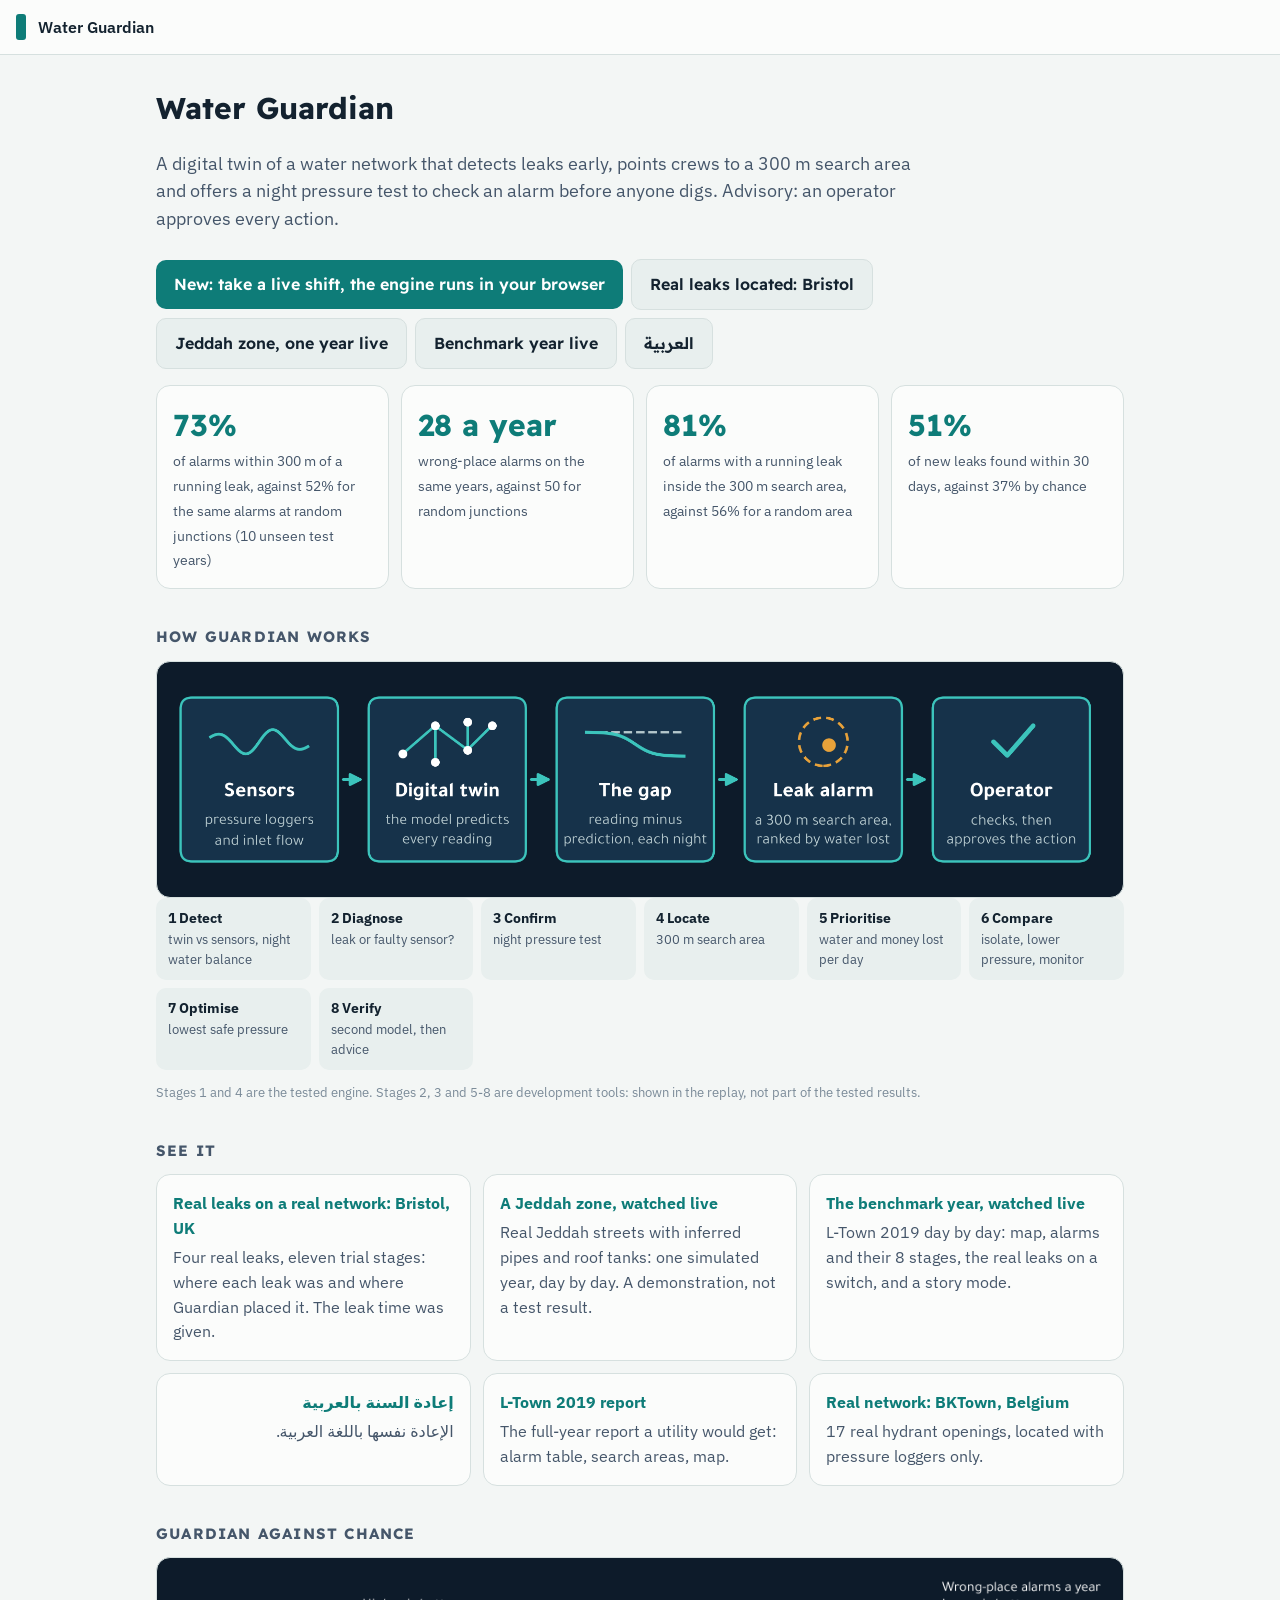
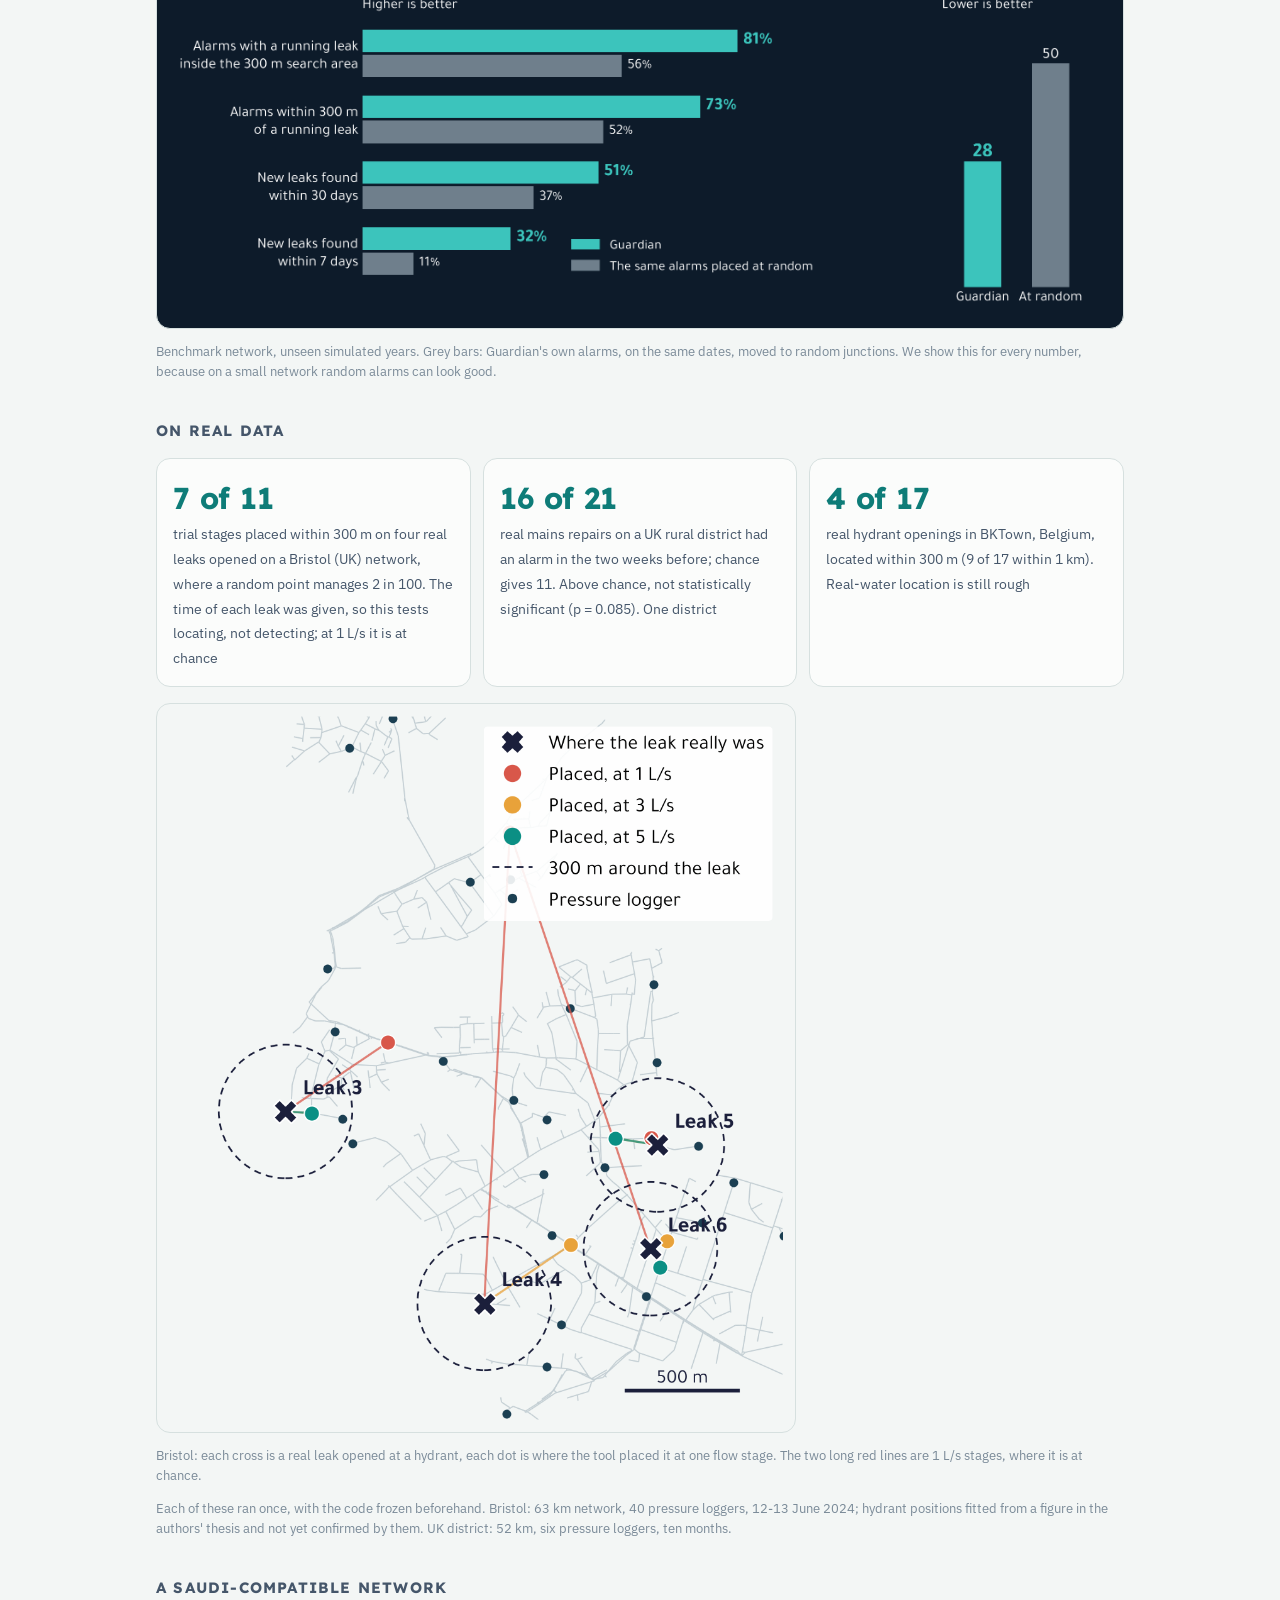
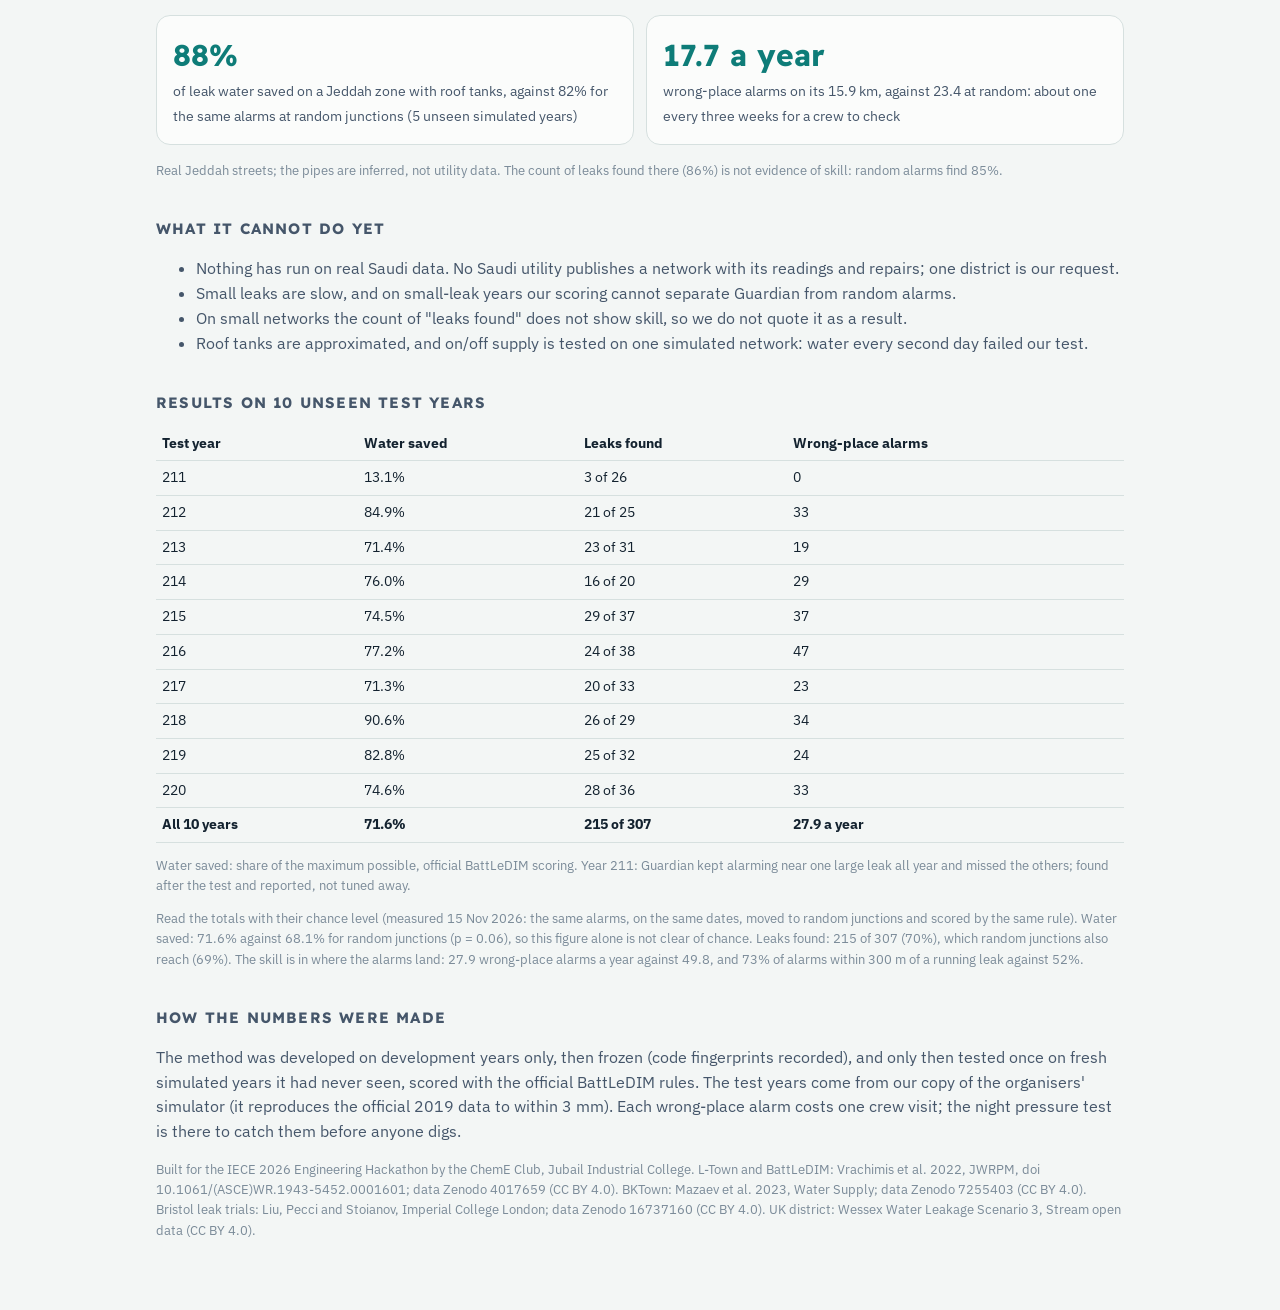
<file: index.html>
<!doctype html><html lang="en"><head><meta charset="utf-8"><meta name="viewport" content="width=device-width,initial-scale=1"><title>Water Guardian</title><link rel="preconnect" href="https://fonts.googleapis.com"><link href="https://fonts.googleapis.com/css2?family=IBM+Plex+Sans:wght@400;500;600;700&family=Readex+Pro:wght@500;600;700&display=swap" rel="stylesheet"><style>:root{--bg:#F3F6F5;--panel:#FBFCFB;--ink:#13222F;--ink2:#45566A;--muted:#7A8A98;--line:#D6E0DF;--accent:#0E7C78;--card:#E8EFEE;--onaccent:#FFFFFF;--hit:#0E8A5F;--miss:#E07A1F}
@media (prefers-color-scheme: dark){:root:not([data-theme="light"]){--bg:#0D1B2A;--panel:#13263A;--ink:#EEF4F3;--ink2:#B4C7CC;--muted:#7F96A3;--line:#2A4862;--accent:#3CC4BC;--card:#1A3149;--onaccent:#0D1B2A;--hit:#3CC48A;--miss:#F0A040}}
:root[data-theme="dark"]{--bg:#0D1B2A;--panel:#13263A;--ink:#EEF4F3;--ink2:#B4C7CC;--muted:#7F96A3;--line:#2A4862;--accent:#3CC4BC;--card:#1A3149;--onaccent:#0D1B2A;--hit:#3CC48A;--miss:#F0A040}
*{box-sizing:border-box} body{margin:0;background:var(--bg);color:var(--ink);font-family:"IBM Plex Sans",system-ui,"Segoe UI",sans-serif;line-height:1.55;font-variant-numeric:tabular-nums}
h1,h2,.big,.card b,.btn{font-family:"Readex Pro","IBM Plex Sans",system-ui,sans-serif}
.bar{display:flex;align-items:center;gap:12px;padding:14px 16px;background:var(--panel);border-bottom:1px solid var(--line)} .bar a{color:var(--ink);text-decoration:none;font-weight:600}
.brand{width:10px;height:26px;border-radius:3px;background:var(--accent);display:inline-block}
main{max-width:1000px;margin:0 auto;padding:20px 16px 56px} h1{font-size:30px;margin:10px 0 6px} h2{font-size:15px;letter-spacing:1.2px;text-transform:uppercase;color:var(--ink2);margin:36px 0 12px}
p,li{color:var(--ink2)} a{color:var(--accent)} .lead{font-size:18px;color:var(--ink2);max-width:760px}
.btn{display:inline-block;background:var(--accent);color:var(--onaccent);padding:12px 18px;border-radius:10px;font-weight:600;text-decoration:none;margin:8px 8px 0 0} .btn.ghost{background:var(--card);color:var(--ink);border:1px solid var(--line)}
.cards{display:grid;grid-template-columns:repeat(auto-fit,minmax(210px,1fr));gap:12px;margin:16px 0}
.card{background:var(--panel);border:1px solid var(--line);border-radius:14px;padding:16px} .card b{display:block;font-size:30px;color:var(--accent)} .card span{font-size:14px;color:var(--ink2)}
.stages{display:grid;grid-template-columns:repeat(auto-fit,minmax(150px,1fr));gap:8px} .st{background:var(--card);border-radius:10px;padding:10px 12px;font-size:13px;color:var(--ink2)} .st b{display:block;color:var(--ink);font-size:14px}
.links{display:grid;grid-template-columns:repeat(auto-fit,minmax(260px,1fr));gap:12px} .links a{display:block;background:var(--panel);border:1px solid var(--line);border-radius:14px;padding:16px;text-decoration:none;color:var(--ink2)} .links a b{display:block;color:var(--accent);font-size:16px;margin-bottom:4px}
img{max-width:100%;height:auto;border-radius:10px;background:#fff;border:1px solid var(--line)} table{border-collapse:collapse;width:100%;font-size:14px}
.figd{background:#0D1B2A;border-radius:14px;padding:14px;border:1px solid var(--line)} .figd img,.figl img{border:0;background:none;display:block;margin:0 auto} .figl{background:#F3F6F5;border-radius:14px;padding:10px;max-width:640px;border:1px solid var(--line)}
td,th{border-bottom:1px solid var(--line);padding:6px;text-align:left} .wrap{overflow-x:auto} .small{font-size:13px;color:var(--muted)}</style></head><body><div class="bar"><span class="brand"></span><a href="index.html">Water Guardian</a></div><main><h1>Water Guardian</h1>
<p class="lead">A digital twin of a water network that detects leaks early, points crews to a 300 m search area and offers a
night pressure test to check an alarm before anyone digs. Advisory: an operator approves every action.</p>
<a class="btn" href="app/">New: take a live shift, the engine runs in your browser</a><a class="btn ghost" href="bristol.html">Real leaks located: Bristol</a><a class="btn ghost" href="replay_jeddah.html">Jeddah zone, one year live</a><a class="btn ghost" href="replay.html">Benchmark year live</a><a class="btn ghost" href="replay_ar.html" lang="ar">العربية</a>
<div class="cards"><div class="card"><b>73%</b><span>of alarms within 300 m of a running leak, against 52% for the same alarms at random junctions (10 unseen test years)</span></div>
<div class="card"><b>28 a year</b><span>wrong-place alarms on the same years, against 50 for random junctions</span></div>
<div class="card"><b>81%</b><span>of alarms with a running leak inside the 300 m search area, against 56% for a random area</span></div>
<div class="card"><b>51%</b><span>of new leaks found within 30 days, against 37% by chance</span></div></div>
<h2>How Guardian works</h2>
<div class="figd"><img src="figures/sub_pipeline_dark.png" alt="Sensors, digital twin, the gap, leak alarm, operator"></div>
<div class="stages"><div class="st"><b>1 Detect</b>twin vs sensors, night water balance</div><div class="st"><b>2 Diagnose</b>leak or faulty sensor?</div>
<div class="st"><b>3 Confirm</b>night pressure test</div><div class="st"><b>4 Locate</b>300 m search area</div><div class="st"><b>5 Prioritise</b>water and money lost per day</div>
<div class="st"><b>6 Compare</b>isolate, lower pressure, monitor</div><div class="st"><b>7 Optimise</b>lowest safe pressure</div><div class="st"><b>8 Verify</b>second model, then advice</div></div>
<p class="small">Stages 1 and 4 are the tested engine. Stages 2, 3 and 5-8 are development tools: shown in the replay, not part of the tested results.</p>
<h2>See it</h2><div class="links">
<a href="bristol.html"><b>Real leaks on a real network: Bristol, UK</b>Four real leaks, eleven trial stages: where each leak was and where Guardian placed it. The leak time was given.</a>
<a href="replay_jeddah.html"><b>A Jeddah zone, watched live</b>Real Jeddah streets with inferred pipes and roof tanks: one simulated year, day by day. A demonstration, not a test result.</a>
<a href="replay.html"><b>The benchmark year, watched live</b>L-Town 2019 day by day: map, alarms and their 8 stages, the real leaks on a switch, and a story mode.</a>
<a href="replay_ar.html" lang="ar" dir="rtl"><b>إعادة السنة بالعربية</b>الإعادة نفسها باللغة العربية.</a>
<a href="ltown_2019.html"><b>L-Town 2019 report</b>The full-year report a utility would get: alarm table, search areas, map.</a>
<a href="bktown.html"><b>Real network: BKTown, Belgium</b>17 real hydrant openings, located with pressure loggers only.</a></div>
<h2>Guardian against chance</h2>
<div class="figd"><img src="figures/sub_against_random_dark.png" alt="Guardian beside the same alarms placed at random"></div>
<p class="small">Benchmark network, unseen simulated years. Grey bars: Guardian's own alarms, on the same dates, moved to random junctions. We show this for every number, because on a small network random alarms can look good.</p>
<h2>On real data</h2>
<div class="cards"><div class="card"><b>7 of 11</b><span>trial stages placed within 300 m on four real leaks opened on a Bristol (UK) network, where a random point manages 2 in 100. The time of each leak was given, so this tests locating, not detecting; at 1 L/s it is at chance</span></div>
<div class="card"><b>16 of 21</b><span>real mains repairs on a UK rural district had an alarm in the two weeks before; chance gives 11. Above chance, not statistically significant (p = 0.085). One district</span></div>
<div class="card"><b>4 of 17</b><span>real hydrant openings in BKTown, Belgium, located within 300 m (9 of 17 within 1 km). Real-water location is still rough</span></div></div>
<div class="figl"><img src="figures/sub_bristol_map.png" alt="Bristol: where each leak was and where it was placed"></div>
<p class="small">Bristol: each cross is a real leak opened at a hydrant, each dot is where the tool placed it at one flow stage. The two long red lines are 1 L/s stages, where it is at chance.</p>
<p class="small">Each of these ran once, with the code frozen beforehand. Bristol: 63 km network, 40 pressure loggers, 12-13 June 2024; hydrant
positions fitted from a figure in the authors' thesis and not yet confirmed by them. UK district: 52 km, six pressure loggers, ten months.</p>
<h2>A Saudi-compatible network</h2>
<div class="cards"><div class="card"><b>88%</b><span>of leak water saved on a Jeddah zone with roof tanks, against 82% for the same alarms at random junctions (5 unseen simulated years)</span></div>
<div class="card"><b>17.7 a year</b><span>wrong-place alarms on its 15.9 km, against 23.4 at random: about one every three weeks for a crew to check</span></div></div>
<p class="small">Real Jeddah streets; the pipes are inferred, not utility data. The count of leaks found there (86%) is not evidence of skill:
random alarms find 85%.</p>
<h2>What it cannot do yet</h2>
<ul><li>Nothing has run on real Saudi data. No Saudi utility publishes a network with its readings and repairs; one district is our request.</li>
<li>Small leaks are slow, and on small-leak years our scoring cannot separate Guardian from random alarms.</li>
<li>On small networks the count of "leaks found" does not show skill, so we do not quote it as a result.</li>
<li>Roof tanks are approximated, and on/off supply is tested on one simulated network: water every second day failed our test.</li></ul>
<h2>Results on 10 unseen test years</h2>
<div class="wrap"><table><tr><th>Test year</th><th>Water saved</th><th>Leaks found</th><th>Wrong-place alarms</th></tr><tr><td>211</td><td>13.1%</td><td>3 of 26</td><td>0</td></tr><tr><td>212</td><td>84.9%</td><td>21 of 25</td><td>33</td></tr><tr><td>213</td><td>71.4%</td><td>23 of 31</td><td>19</td></tr><tr><td>214</td><td>76.0%</td><td>16 of 20</td><td>29</td></tr><tr><td>215</td><td>74.5%</td><td>29 of 37</td><td>37</td></tr><tr><td>216</td><td>77.2%</td><td>24 of 38</td><td>47</td></tr><tr><td>217</td><td>71.3%</td><td>20 of 33</td><td>23</td></tr><tr><td>218</td><td>90.6%</td><td>26 of 29</td><td>34</td></tr><tr><td>219</td><td>82.8%</td><td>25 of 32</td><td>24</td></tr><tr><td>220</td><td>74.6%</td><td>28 of 36</td><td>33</td></tr><tr><td><b>All 10 years</b></td><td><b>71.6%</b></td><td><b>215 of 307</b></td><td><b>27.9 a year</b></td></tr></table></div>
<p class="small">Water saved: share of the maximum possible, official BattLeDIM scoring. Year 211: Guardian kept alarming near one
large leak all year and missed the others; found after the test and reported, not tuned away.</p>
<p class="small">Read the totals with their chance level (measured 15 Nov 2026: the same alarms, on the same dates, moved to random
junctions and scored by the same rule). Water saved: 71.6% against 68.1% for random junctions (p = 0.06), so this figure alone is not
clear of chance. Leaks found: 215 of 307 (70%), which random junctions also reach (69%). The skill is in where the alarms land:
27.9 wrong-place alarms a year against 49.8, and 73% of alarms within 300 m of a running leak against 52%.</p>
<h2>How the numbers were made</h2>
<p>The method was developed on development years only, then frozen (code fingerprints recorded), and only then tested once on fresh
simulated years it had never seen, scored with the official BattLeDIM rules. The test years come from our copy of the organisers'
simulator (it reproduces the official 2019 data to within 3 mm). Each wrong-place alarm costs one crew visit; the night pressure
test is there to catch them before anyone digs.</p>
<p class="small">Built for the IECE 2026 Engineering Hackathon by the ChemE Club, Jubail Industrial College.
L-Town and BattLeDIM: Vrachimis et al. 2022, JWRPM, doi 10.1061/(ASCE)WR.1943-5452.0001601; data Zenodo 4017659 (CC BY 4.0).
BKTown: Mazaev et al. 2023, Water Supply; data Zenodo 7255403 (CC BY 4.0).
Bristol leak trials: Liu, Pecci and Stoianov, Imperial College London; data Zenodo 16737160 (CC BY 4.0).
UK district: Wessex Water Leakage Scenario 3, Stream open data (CC BY 4.0).</p></main></body></html>
</file>
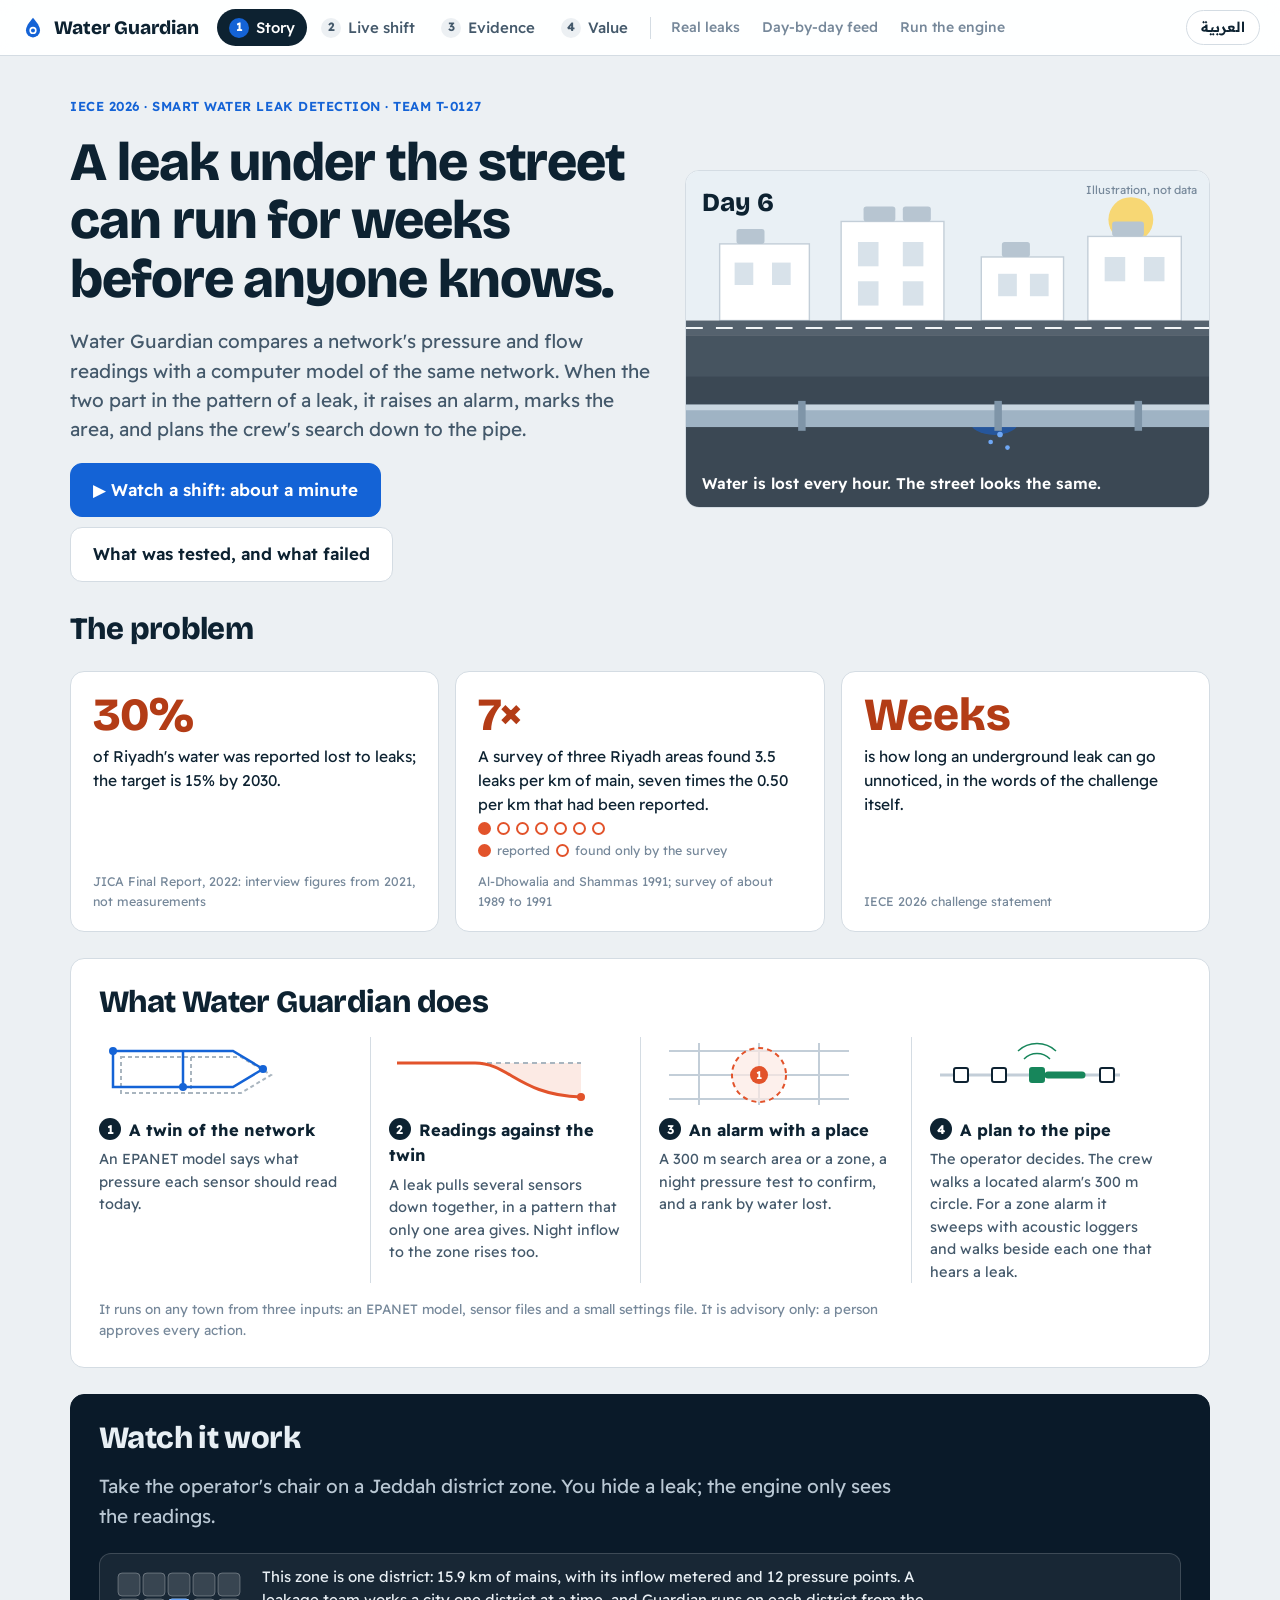
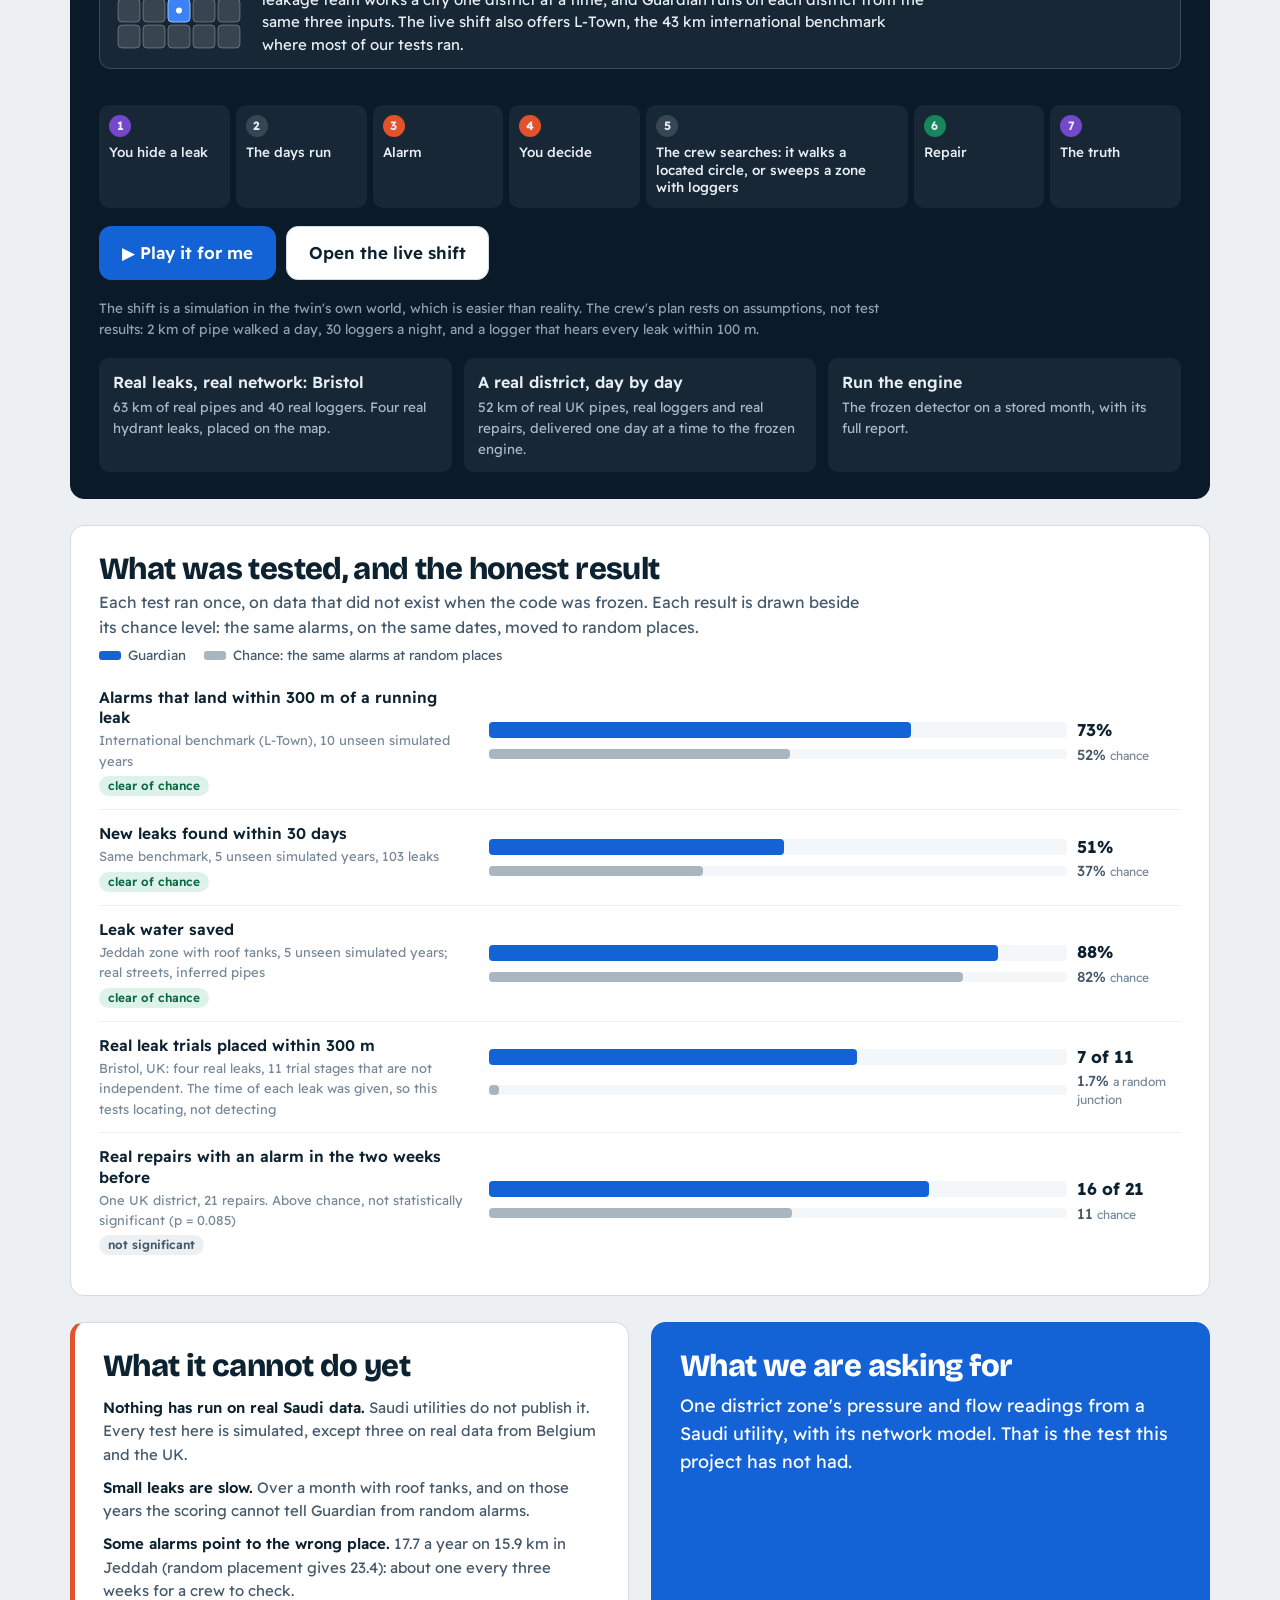
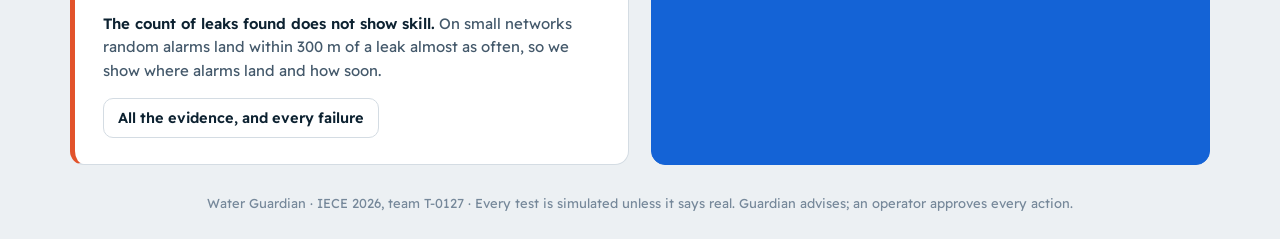
<file: app/index.html>
<!doctype html>
<html lang="en" dir="ltr">
<head>
<meta charset="utf-8">
<meta name="viewport" content="width=device-width, initial-scale=1">
<title>Water Guardian</title>
<link rel="preconnect" href="https://fonts.googleapis.com">
<link rel="preconnect" href="https://fonts.gstatic.com" crossorigin>
<link rel="stylesheet" href="https://fonts.googleapis.com/css2?family=Bricolage+Grotesque:opsz,wght@12..96,500;12..96,700;12..96,800&family=Readex+Pro:wght@300;400;500;600;700&display=swap">
<link rel="stylesheet" href="app.css">
</head>
<body>
<header class="top">
  <a class="brand" href="#/" aria-label="Water Guardian">
    <svg viewBox="0 0 24 24" width="26" height="26" aria-hidden="true"><path d="M12 2.5c3.6 4.4 6.5 8 6.5 11.7a6.5 6.5 0 0 1-13 0C5.500 10.500 8.400 6.900 12 2.500z" fill="var(--water)"/><circle cx="12" cy="14.200" r="2.600" fill="none" stroke="#fff" stroke-width="1.500"/></svg>
    <b data-t="brand"></b>
  </a>
  <nav id="nav" aria-label="Pages">
    <a href="#/" data-r=""><i>1</i><span data-t="nav_story"></span></a>
    <a href="#/shift" data-r="shift"><i>2</i><span data-t="nav_shift"></span></a>
    <a href="#/evidence" data-r="evidence"><i>3</i><span data-t="nav_evidence"></span></a>
    <a href="#/value" data-r="value"><i>4</i><span data-t="nav_value"></span></a>
    <u></u>
    <a class="more" href="#/bristol" data-r="bristol"><span data-t="nav_bristol"></span></a>
    <a class="more" href="#/feed" data-r="feed"><span data-t="nav_feed"></span></a>
    <a class="more" href="#/engine" data-r="engine"><span data-t="nav_engine"></span></a>
  </nav>
  <button id="lang" class="langbtn" type="button"></button>
</header>

<div id="offline" class="offline" hidden></div>

<main id="main">
  <section id="p-story" class="page"></section>
  <section id="p-shift" class="page shift" hidden>
    <div class="sbar">
      <div class="seg" id="s_towns"></div>
      <div class="seg" id="s_mode"></div>
      <span class="grow"></span>
      <div class="dayclock"><small id="s_dayl"></small><b id="s_day">0</b></div>
      <button class="btn" id="s_play" type="button"></button>
      <div class="seg sm" id="s_speed"></div>
      <button class="btn" id="s_auto" type="button"></button>
      <button class="btn dark" id="s_end" type="button"></button>
    </div>
    <div class="sgrid">
      <div class="stage">
        <div class="now" id="s_now">
          <ol class="steps" id="s_steps"></ol>
          <p class="say" id="s_say" aria-live="polite"></p>
        </div>
        <div class="mapwrap" id="s_mapwrap">
          <canvas id="s_map"></canvas>
          <div class="maptag" id="s_night" hidden></div>
          <div class="maptip" id="s_tip" hidden></div>
          <div class="maphint" id="s_hint" hidden></div>
          <div class="legend" id="s_legend"></div>
          <label class="chk mapopt" id="s_nameswrap" hidden><input type="checkbox" id="s_names"><span data-t="s_names"></span></label>
        </div>
        <div class="tline" id="s_tline"></div>
      </div>
      <aside class="panel" id="s_panel">
        <div id="s_truth" hidden></div>
        <div id="s_leak"></div>
        <div id="s_alarms"></div>
        <div id="s_focus"></div>
        <div class="card" id="s_read">
          <h4 data-t="s_read_h"></h4>
          <div class="chart"><div class="ch"><b data-t="s_c1"></b><span data-t="s_c1s"></span></div><canvas id="s_cres"></canvas></div>
          <div class="chart" id="s_flowbox"><div class="ch"><b data-t="s_c2"></b><span data-t="s_c2s"></span></div><canvas id="s_cflow"></canvas></div>
        </div>
        <details class="card log" id="s_log" hidden></details>
        <p class="fine" id="s_note"></p>
      </aside>
    </div>
  </section>
  <section id="p-evidence" class="page" hidden></section>
  <section id="p-value" class="page" hidden></section>
  <section id="p-bristol" class="page" hidden></section>
  <section id="p-feed" class="page" hidden></section>
  <section id="p-engine" class="page" hidden></section>
</main>

<footer class="foot"><span data-t="foot"></span></footer>
<script src="i18n.js"></script>
<script src="bristol_data.js"></script>
<script src="static_engine.js"></script>
<script src="app.js"></script>
<script src="shift.js"></script>
</body>
</html>
</file>
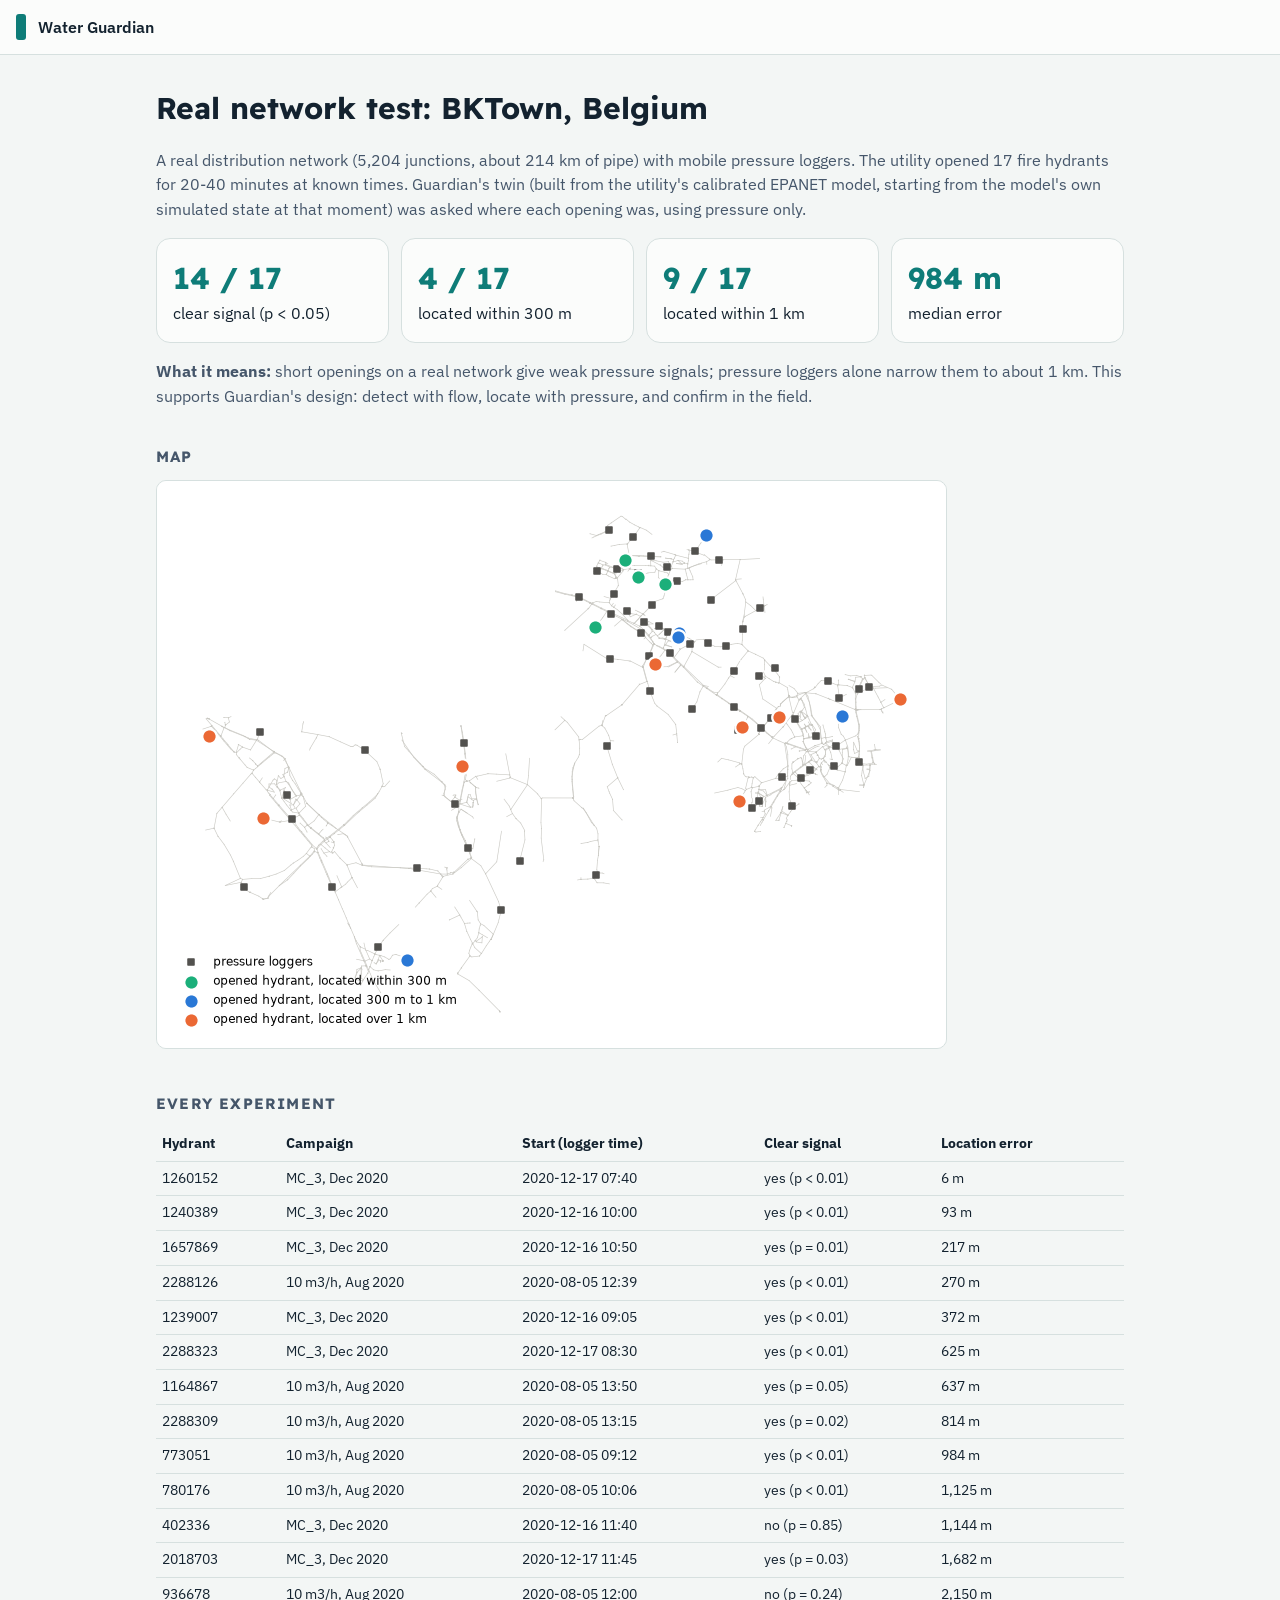
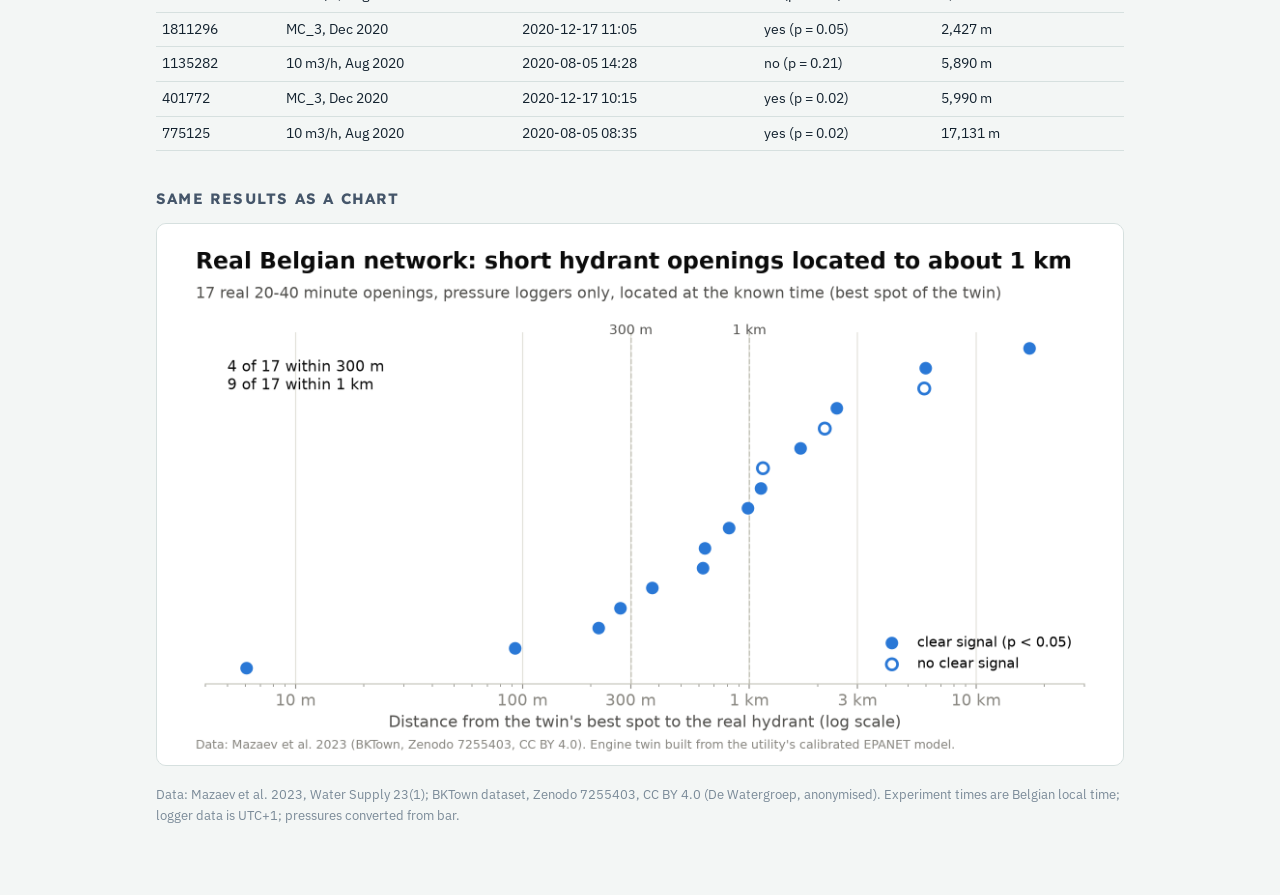
<file: bktown.html>
<!doctype html><html lang="en"><head><meta charset="utf-8"><meta name="viewport" content="width=device-width,initial-scale=1"><title>BKTown test</title><link rel="preconnect" href="https://fonts.googleapis.com"><link href="https://fonts.googleapis.com/css2?family=IBM+Plex+Sans:wght@400;500;600;700&family=Readex+Pro:wght@500;600;700&display=swap" rel="stylesheet"><style>:root{--bg:#F3F6F5;--panel:#FBFCFB;--ink:#13222F;--ink2:#45566A;--muted:#7A8A98;--line:#D6E0DF;--accent:#0E7C78;--card:#E8EFEE;--onaccent:#FFFFFF;--hit:#0E8A5F;--miss:#E07A1F}
@media (prefers-color-scheme: dark){:root:not([data-theme="light"]){--bg:#0D1B2A;--panel:#13263A;--ink:#EEF4F3;--ink2:#B4C7CC;--muted:#7F96A3;--line:#2A4862;--accent:#3CC4BC;--card:#1A3149;--onaccent:#0D1B2A;--hit:#3CC48A;--miss:#F0A040}}
:root[data-theme="dark"]{--bg:#0D1B2A;--panel:#13263A;--ink:#EEF4F3;--ink2:#B4C7CC;--muted:#7F96A3;--line:#2A4862;--accent:#3CC4BC;--card:#1A3149;--onaccent:#0D1B2A;--hit:#3CC48A;--miss:#F0A040}
*{box-sizing:border-box} body{margin:0;background:var(--bg);color:var(--ink);font-family:"IBM Plex Sans",system-ui,"Segoe UI",sans-serif;line-height:1.55;font-variant-numeric:tabular-nums}
h1,h2,.big,.card b,.btn{font-family:"Readex Pro","IBM Plex Sans",system-ui,sans-serif}
.bar{display:flex;align-items:center;gap:12px;padding:14px 16px;background:var(--panel);border-bottom:1px solid var(--line)} .bar a{color:var(--ink);text-decoration:none;font-weight:600}
.brand{width:10px;height:26px;border-radius:3px;background:var(--accent);display:inline-block}
main{max-width:1000px;margin:0 auto;padding:20px 16px 56px} h1{font-size:30px;margin:10px 0 6px} h2{font-size:15px;letter-spacing:1.2px;text-transform:uppercase;color:var(--ink2);margin:36px 0 12px}
p,li{color:var(--ink2)} a{color:var(--accent)} .lead{font-size:18px;color:var(--ink2);max-width:760px}
.btn{display:inline-block;background:var(--accent);color:var(--onaccent);padding:12px 18px;border-radius:10px;font-weight:600;text-decoration:none;margin:8px 8px 0 0} .btn.ghost{background:var(--card);color:var(--ink);border:1px solid var(--line)}
.cards{display:grid;grid-template-columns:repeat(auto-fit,minmax(210px,1fr));gap:12px;margin:16px 0}
.card{background:var(--panel);border:1px solid var(--line);border-radius:14px;padding:16px} .card b{display:block;font-size:30px;color:var(--accent)} .card span{font-size:14px;color:var(--ink2)}
.stages{display:grid;grid-template-columns:repeat(auto-fit,minmax(150px,1fr));gap:8px} .st{background:var(--card);border-radius:10px;padding:10px 12px;font-size:13px;color:var(--ink2)} .st b{display:block;color:var(--ink);font-size:14px}
.links{display:grid;grid-template-columns:repeat(auto-fit,minmax(260px,1fr));gap:12px} .links a{display:block;background:var(--panel);border:1px solid var(--line);border-radius:14px;padding:16px;text-decoration:none;color:var(--ink2)} .links a b{display:block;color:var(--accent);font-size:16px;margin-bottom:4px}
img{max-width:100%;height:auto;border-radius:10px;background:#fff;border:1px solid var(--line)} table{border-collapse:collapse;width:100%;font-size:14px}
td,th{border-bottom:1px solid var(--line);padding:6px;text-align:left} .wrap{overflow-x:auto} .small{font-size:13px;color:var(--muted)}</style></head><body><div class="bar"><span class="brand"></span><a href="index.html">Water Guardian</a></div><main>
<h1>Real network test: BKTown, Belgium</h1>
<p>A real distribution network (5,204 junctions, about 214 km of pipe) with mobile pressure loggers. The utility opened
17 fire hydrants for 20-40 minutes at known times. Guardian's twin (built from the utility's calibrated EPANET model,
starting from the model's own simulated state at that moment) was asked where each opening was, using pressure only.</p>
<div class="cards"><div class="card"><b>14 / 17</b>clear signal (p &lt; 0.05)</div><div class="card"><b>4 / 17</b>located within 300 m</div>
<div class="card"><b>9 / 17</b>located within 1 km</div><div class="card"><b>984 m</b>median error</div></div>
<p><b>What it means:</b> short openings on a real network give weak pressure signals; pressure loggers alone narrow them to about
1 km. This supports Guardian's design: detect with flow, locate with pressure, and confirm in the field.</p>
<h2>Map</h2><img src="[data-uri]" alt="BKTown network with the 17 opened hydrants coloured by location error">
<h2>Every experiment</h2><div class="wrap"><table><tr><th>Hydrant</th><th>Campaign</th><th>Start (logger time)</th><th>Clear signal</th><th>Location error</th></tr><tr><td>1260152</td><td>MC_3, Dec 2020</td><td>2020-12-17 07:40</td><td>yes (p &lt; 0.01)</td><td>6 m</td></tr><tr><td>1240389</td><td>MC_3, Dec 2020</td><td>2020-12-16 10:00</td><td>yes (p &lt; 0.01)</td><td>93 m</td></tr><tr><td>1657869</td><td>MC_3, Dec 2020</td><td>2020-12-16 10:50</td><td>yes (p = 0.01)</td><td>217 m</td></tr><tr><td>2288126</td><td>10 m3/h, Aug 2020</td><td>2020-08-05 12:39</td><td>yes (p &lt; 0.01)</td><td>270 m</td></tr><tr><td>1239007</td><td>MC_3, Dec 2020</td><td>2020-12-16 09:05</td><td>yes (p &lt; 0.01)</td><td>372 m</td></tr><tr><td>2288323</td><td>MC_3, Dec 2020</td><td>2020-12-17 08:30</td><td>yes (p &lt; 0.01)</td><td>625 m</td></tr><tr><td>1164867</td><td>10 m3/h, Aug 2020</td><td>2020-08-05 13:50</td><td>yes (p = 0.05)</td><td>637 m</td></tr><tr><td>2288309</td><td>10 m3/h, Aug 2020</td><td>2020-08-05 13:15</td><td>yes (p = 0.02)</td><td>814 m</td></tr><tr><td>773051</td><td>10 m3/h, Aug 2020</td><td>2020-08-05 09:12</td><td>yes (p &lt; 0.01)</td><td>984 m</td></tr><tr><td>780176</td><td>10 m3/h, Aug 2020</td><td>2020-08-05 10:06</td><td>yes (p &lt; 0.01)</td><td>1,125 m</td></tr><tr><td>402336</td><td>MC_3, Dec 2020</td><td>2020-12-16 11:40</td><td>no (p = 0.85)</td><td>1,144 m</td></tr><tr><td>2018703</td><td>MC_3, Dec 2020</td><td>2020-12-17 11:45</td><td>yes (p = 0.03)</td><td>1,682 m</td></tr><tr><td>936678</td><td>10 m3/h, Aug 2020</td><td>2020-08-05 12:00</td><td>no (p = 0.24)</td><td>2,150 m</td></tr><tr><td>1811296</td><td>MC_3, Dec 2020</td><td>2020-12-17 11:05</td><td>yes (p = 0.05)</td><td>2,427 m</td></tr><tr><td>1135282</td><td>10 m3/h, Aug 2020</td><td>2020-08-05 14:28</td><td>no (p = 0.21)</td><td>5,890 m</td></tr><tr><td>401772</td><td>MC_3, Dec 2020</td><td>2020-12-17 10:15</td><td>yes (p = 0.02)</td><td>5,990 m</td></tr><tr><td>775125</td><td>10 m3/h, Aug 2020</td><td>2020-08-05 08:35</td><td>yes (p = 0.02)</td><td>17,131 m</td></tr></table></div>
<h2>Same results as a chart</h2><img src="figures/6_real_network_bktown.png" alt="Location error per experiment">
<p class="small">Data: Mazaev et al. 2023, Water Supply 23(1); BKTown dataset, Zenodo 7255403, CC BY 4.0 (De Watergroep, anonymised).
Experiment times are Belgian local time; logger data is UTC+1; pressures converted from bar.</p></main></body></html>
</file>
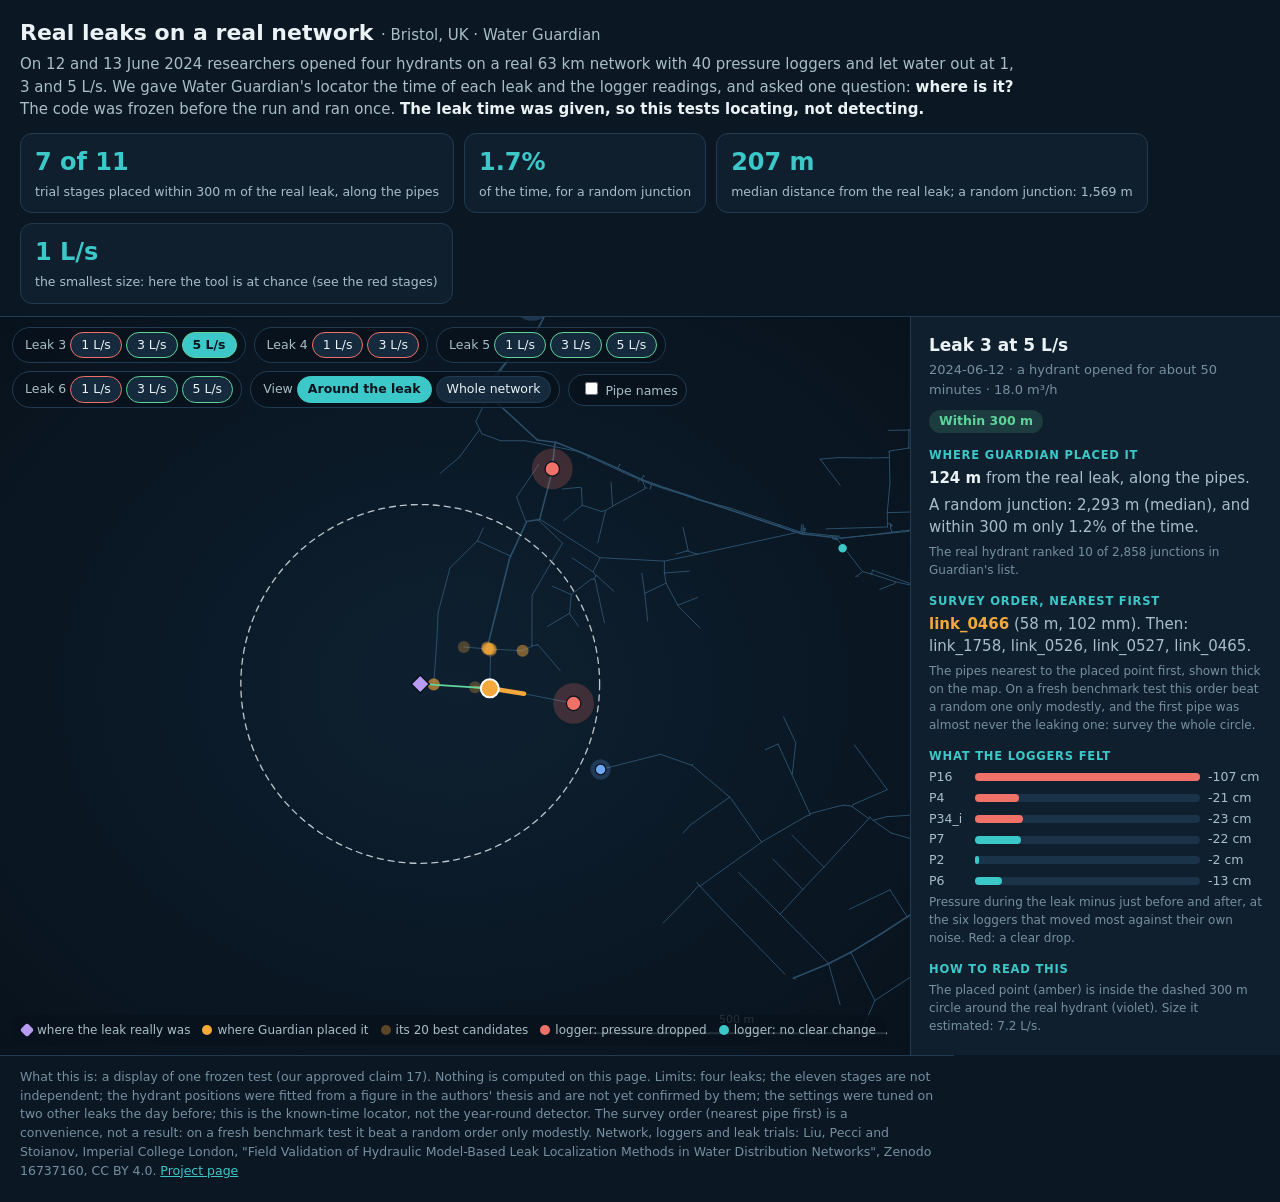
<file: bristol.html>
<!doctype html><html lang="en"><head><meta charset="utf-8"><meta name="viewport" content="width=device-width,initial-scale=1">
<title>Water Guardian · Real leaks, Bristol</title>
<style>
:root{--ink:#08121C;--bg:#0B1722;--panel:#101F2D;--line:#213C52;--fg:#EAF2F5;--muted:#A9BEC8;--dim:#7590A0;--water:#3CC8C8;--leak:#F5A83B;--bad:#F07167;--ok:#5FD39A;--violet:#B79CF2;--blue:#6FA8F5}
*{box-sizing:border-box}body{margin:0;background:var(--bg);color:var(--fg);font:15px/1.5 system-ui,"Segoe UI",sans-serif}
header{padding:16px 20px 10px;border-bottom:1px solid var(--line)}h1{font-size:22px;margin:0 0 4px}h1 small{font-weight:400;color:var(--muted);font-size:15px}
.lead{color:var(--muted);max-width:105ch;margin:0}.lead b{color:var(--fg)}
a{color:var(--water)}.top{display:flex;gap:10px;flex-wrap:wrap;margin:12px 0 2px}
.kpi{background:var(--panel);border:1px solid var(--line);border-radius:12px;padding:10px 14px;min-width:190px}.kpi b{display:block;font-size:24px;color:var(--water)}.kpi span{font-size:12.5px;color:var(--muted)}
main{display:grid;grid-template-columns:minmax(0,1fr) 370px;min-height:620px}
.mapbox{position:relative;background:radial-gradient(ellipse at center,#0E2030 0%,#08121C 100%);min-height:560px}canvas{width:100%;height:100%;display:block;position:absolute;inset:0}
.bar{position:absolute;top:10px;left:12px;right:12px;display:flex;gap:8px;flex-wrap:wrap;align-items:center;z-index:2}
.grp{display:flex;gap:4px;align-items:center;background:rgba(8,18,28,.82);border:1px solid var(--line);border-radius:99px;padding:4px 8px 4px 12px;font-size:12.5px;color:var(--muted)}
button{font:inherit;font-size:12.5px;border:1px solid var(--line);background:#152A3C;color:var(--fg);border-radius:99px;padding:3px 10px;cursor:pointer}
button.on{background:var(--water);color:var(--ink);border-color:var(--water);font-weight:700}button.hit{border-color:var(--ok)}button.miss{border-color:var(--bad)}
.legend{position:absolute;left:12px;bottom:10px;display:flex;gap:12px;flex-wrap:wrap;font-size:12px;color:var(--muted);background:rgba(8,18,28,.82);padding:6px 10px;border-radius:10px;z-index:2}
.legend i{display:inline-block;width:10px;height:10px;border-radius:50%;margin-right:5px;vertical-align:-1px}
.tip{position:absolute;pointer-events:none;background:rgba(8,18,28,.95);border:1px solid var(--line);font-size:12.5px;padding:5px 9px;border-radius:8px;white-space:nowrap;z-index:3}
aside{border-left:1px solid var(--line);padding:16px 18px;background:var(--panel)}aside h2{font-size:17px;margin:0 0 2px}.when{color:var(--dim);font-size:13px;margin-bottom:10px}
.q{font-size:11.5px;letter-spacing:.8px;text-transform:uppercase;color:var(--water);margin:14px 0 3px;font-weight:700}aside p{margin:0 0 4px;color:var(--muted)}aside p b{color:var(--fg)}
.verdict{display:inline-block;border-radius:99px;padding:2px 10px;font-size:12.5px;font-weight:700}.verdict.hit{background:rgba(95,211,154,.16);color:var(--ok)}.verdict.miss{background:rgba(240,113,103,.16);color:var(--bad)}
.rowb{display:grid;grid-template-columns:38px 1fr 54px;gap:8px;align-items:center;font-size:12.5px;color:var(--muted);margin:2px 0}.rowb div{height:8px;background:#1B3348;border-radius:4px;position:relative}.rowb div i{position:absolute;top:0;bottom:0;border-radius:4px}
.sub{font-size:12px;color:var(--dim)}footer{padding:12px 20px 22px;color:var(--dim);font-size:12.5px;border-top:1px solid var(--line);max-width:120ch}
@media (max-width:980px){main{grid-template-columns:1fr}aside{border-left:0;border-top:1px solid var(--line)}.mapbox{min-height:440px}}
</style></head><body>
<header>
<h1>Real leaks on a real network <small>· Bristol, UK · Water Guardian</small></h1>
<p class="lead">On 12 and 13 June 2024 researchers opened four hydrants on a real 63 km network with 40 pressure loggers and let water out at 1, 3 and 5 L/s.
We gave Water Guardian's locator the time of each leak and the logger readings, and asked one question: <b>where is it?</b> The code was frozen before the run and ran once.
<b>The leak time was given, so this tests locating, not detecting.</b></p>
<div class="top">
<div class="kpi"><b id="k1"></b><span>trial stages placed within 300 m of the real leak, along the pipes</span></div>
<div class="kpi"><b id="k2"></b><span>of the time, for a random junction</span></div>
<div class="kpi"><b id="k3"></b><span>median distance from the real leak; a random junction: <span id="k4"></span></span></div>
<div class="kpi"><b>1 L/s</b><span>the smallest size: here the tool is at chance (see the red stages)</span></div>
</div></header>
<main>
<div class="mapbox"><canvas id="map"></canvas>
<div class="bar"><span id="stages" style="display:contents"></span>
<span class="grp">View <button id="vz" class="on">Around the leak</button><button id="va">Whole network</button></span>
<span class="grp"><label style="cursor:pointer"><input type="checkbox" id="names"> Pipe names</label></span></div>
<div class="legend"><span><i style="background:#B79CF2;border-radius:2px;transform:rotate(45deg)"></i>where the leak really was</span><span><i style="background:#F5A83B"></i>where Guardian placed it</span>
<span><i style="background:rgba(245,168,59,.35)"></i>its 20 best candidates</span><span><i style="background:#F07167"></i>logger: pressure dropped</span><span><i style="background:#3CC8C8"></i>logger: no clear change</span></div>
<div class="tip" id="tip" hidden></div></div>
<aside id="side"></aside>
</main>
<footer>What this is: a display of one frozen test (our approved claim 17). Nothing is computed on this page. Limits: four leaks; the eleven stages are not independent; the hydrant positions were fitted from a figure in the authors' thesis and are not yet confirmed by them; the settings were tuned on two other leaks the day before; this is the known-time locator, not the year-round detector.
The survey order (nearest pipe first) is a convenience, not a result: on a fresh benchmark test it beat a random order only modestly.
Network, loggers and leak trials: Liu, Pecci and Stoianov, Imperial College London, "Field Validation of Hydraulic Model-Based Leak Localization Methods in Water Distribution Networks", Zenodo 16737160, CC BY 4.0.
<a href="index.html">Project page</a></footer>
<script>
const D = {"pipes":[[363401.3,177424.0,363398.8,177419.1,51,"link_0001"],[363309.0,177683.8,363309.1,177680.8,13,"link_0002"],[363342.6,177693.0,363344.6,177692.2,178,"link_0003"],[363564.3,177264.6,363546.3,177259.6,96,"link_0004"],[363526.4,177247.6,363582.6,177259.2,148,"link_0005"],[363413.9,177223.0,363412.3,177223.1,63,"link_0006"],[363493.8,177193.6,363489.1,177227.3,96,"link_0007"],[363547.8,177930.7,363579.1,177902.5,100,"link_0008"],[363641.2,177974.5,363617.7,178009.2,150,"link_0009"],[363317.3,177859.3,363319.6,177860.4,102,"link_0010"],[363341.5,177703.7,363341.1,177695.5,102,"link_0011"],[363330.1,177823.6,363330.9,177821.1,178,"link_0012"],[363327.3,177856.6,363328.8,177857.3,178,"link_0013"],[363521.9,179762.1,363504.4,179746.5,254,"link_0014"],[364679.4,176259.4,364754.7,176210.3,102,"link_0015"],[364129.0,176614.9,364123.9,176608.2,203,"link_0016"],[364118.1,176618.5,364116.3,176614.1,77,"link_0017"],[364144.7,176608.4,364144.8,176609.4,51,"link_0018"],[364002.3,176692.3,363998.3,176695.4,203,"link_0019"],[364028.4,176674.4,364031.8,176679.6,102,"link_0020"],[364020.8,176683.6,364019.9,176684.3,203,"link_0021"],[363961.7,176666.3,364003.7,176601.7,51,"link_0022"],[363968.2,176571.4,363969.9,176572.5,77,"link_0023"],[364023.5,176225.0,364015.5,176220.6,77,"link_0024"],[364106.8,176272.1,364112.6,176262.8,102,"link_0025"],[363758.3,176698.3,363708.0,176749.4,77,"link_0026"],[364052.7,176828.5,363997.0,176892.4,77,"link_0027"],[364068.0,176736.7,364070.5,176733.7,999,"link_0028"],[364169.4,176742.9,364104.7,176700.3,77,"link_0029"],[363816.4,177288.6,363817.8,177289.4,80,"link_0030"],[363808.5,177290.0,363804.6,177290.4,102,"link_0031"],[363804.6,177290.4,363761.3,177295.0,102,"link_0032"],[363755.1,177296.4,363751.9,177297.1,102,"link_0033"],[363719.2,177308.3,363718.3,177305.4,102,"link_0034"],[363840.6,177830.8,363887.8,177811.3,100,"link_0035"],[363948.7,178200.0,363952.4,178203.1,102,"link_0036"],[363800.7,178017.6,363792.2,178029.2,102,"link_0037"],[364036.9,178105.7,364038.2,178106.6,102,"link_0038"],[364082.0,177986.2,364089.9,177974.1,102,"link_0039"],[364113.5,178010.4,364111.1,178013.7,51,"link_0040"],[364166.4,178092.1,364136.2,178073.8,144,"link_0041"],[364053.1,177918.3,364091.0,177972.4,96,"link_0042"],[364011.2,178088.2,364013.0,178085.9,102,"link_0043"],[364134.9,178314.2,364111.6,178340.3,144,"link_0044"],[364010.0,178230.5,364013.5,178226.2,127,"link_0045"],[364651.3,176666.0,364655.9,176670.3,152,"link_0046"],[364279.7,176672.0,364274.7,176671.6,51,"link_0047"],[364252.1,176536.9,364254.1,176539.7,77,"link_0048"],[364258.3,176535.0,364259.2,176536.3,77,"link_0049"],[364295.8,176508.5,364297.7,176511.5,51,"link_0050"],[364367.3,176461.8,364370.5,176466.0,102,"link_0051"],[364371.8,176458.6,364374.1,176461.8,77,"link_0052"],[364257.4,176357.5,364256.5,176358.8,76,"link_0053"],[364375.4,176332.6,364370.6,176336.0,127,"link_0054"],[364518.1,176361.4,364521.4,176366.4,77,"link_0055"],[364593.4,176312.0,364597.0,176317.6,77,"link_0056"],[364697.0,176241.1,364740.4,176213.1,203,"link_0057"],[364697.0,176241.1,364700.4,176253.0,102,"link_0058"],[364256.6,176540.1,364255.7,176538.6,51,"link_0059"],[364368.0,177207.9,364405.1,177155.2,77,"link_0060"],[364586.5,177105.1,364588.8,177103.6,127,"link_0061"],[364570.7,177071.8,364574.8,177069.3,77,"link_0062"],[364837.3,176452.8,364838.3,176451.8,77,"link_0063"],[364432.9,176953.0,364435.0,176954.1,178,"link_0064"],[364278.6,177015.8,364293.4,177005.0,77,"link_0065"],[364065.1,176739.4,364037.4,176721.0,178,"link_0066"],[364315.1,177396.0,364329.0,177316.7,77,"link_0067"],[364335.4,177459.0,364334.8,177460.6,51,"link_0068"],[364338.7,177230.5,364287.5,177240.8,77,"link_0069"],[364675.3,177176.0,364674.6,177174.2,77,"link_0070"],[364685.7,177568.9,364685.3,177566.0,77,"link_0071"],[364675.3,177570.0,364676.2,177577.0,77,"link_0072"],[364670.4,177752.1,364670.0,177754.4,77,"link_0073"],[364258.6,178331.9,364258.1,178335.1,97,"link_0074"],[364246.8,178120.9,364182.0,178098.6,150,"link_0075"],[364969.2,176467.9,364971.5,176475.8,77,"link_0076"],[364885.7,176562.9,364874.6,176565.2,77,"link_0077"],[364886.7,176604.9,364887.6,176604.6,77,"link_0078"],[365104.7,176635.7,365103.0,176636.5,51,"link_0079"],[365200.3,176633.9,365198.3,176633.9,76,"link_0080"],[365074.5,176540.6,365072.4,176541.4,51,"link_0081"],[365046.3,176452.4,365044.2,176452.9,51,"link_0082"],[365018.3,176365.4,365016.2,176365.8,51,"link_0083"],[365112.1,176230.2,365127.9,176231.0,77,"link_0084"],[365038.0,176212.1,365051.5,176177.2,51,"link_0085"],[365118.3,176145.9,365119.0,176139.1,51,"link_0086"],[364755.2,176203.4,364760.1,176200.1,203,"link_0087"],[364754.7,176210.3,364758.3,176208.2,102,"link_0088"],[364760.0,176207.2,364754.4,176197.5,77,"link_0089"],[364760.6,176213.6,364759.8,176213.8,152,"link_0090"],[364754.7,176210.3,364756.2,176207.9,77,"link_0091"],[365138.9,176742.7,365052.3,176757.4,102,"link_0092"],[365133.0,176723.3,365131.5,176723.7,51,"link_0093"],[364772.5,177649.3,364774.7,177649.6,102,"link_0094"],[364771.2,177614.7,364773.1,177614.5,102,"link_0095"],[364781.5,177263.2,364785.4,177263.6,102,"link_0096"],[364759.6,177705.9,364761.9,177706.4,51,"link_0097"],[365211.5,176214.9,365208.5,176215.2,51,"link_0098"],[365267.3,176391.4,365263.0,176392.9,51,"link_0099"],[365400.0,176402.4,365402.9,176402.9,77,"link_0100"],[365217.6,176547.7,365219.2,176551.0,102,"link_0101"],[365211.9,176602.7,365260.2,176628.9,51,"link_0102"],[365320.7,176557.1,365317.6,176558.4,51,"link_0103"],[364069.8,176175.0,364069.5,176173.1,51,"link_0104"],[364066.5,176175.3,364110.0,176202.3,77,"link_0105"],[364267.2,175648.0,364274.6,175641.4,77,"link_0106"],[364429.7,175927.7,364421.3,175932.6,97,"link_0107"],[364430.3,175928.6,364452.0,175938.4,51,"link_0108"],[364357.4,175890.1,364366.0,175955.0,97,"link_0109"],[364324.2,175789.0,364361.7,175860.4,102,"link_0110"],[364337.6,175779.3,364324.2,175789.0,102,"link_0111"],[364257.3,175727.4,364251.5,175736.4,76,"link_0112"],[364255.1,175733.1,364251.8,175738.1,152,"link_0113"],[364452.0,176047.5,364447.3,176049.1,77,"link_0114"],[364446.6,176047.6,364399.3,176063.0,77,"link_0115"],[364483.3,176130.8,364481.8,176131.2,77,"link_0116"],[364368.5,176077.6,364370.8,176076.5,127,"link_0117"],[364305.8,176108.0,364328.9,176158.2,51,"link_0118"],[365070.6,175998.7,365074.4,176008.6,77,"link_0119"],[365182.8,176030.8,365179.4,176031.5,51,"link_0120"],[365195.6,176119.9,365193.3,176120.2,51,"link_0121"],[365038.6,176110.6,365044.0,176105.2,51,"link_0122"],[364760.8,176199.7,364760.1,176200.1,203,"link_0123"],[364814.2,176164.6,364813.0,176162.5,51,"link_0124"],[365250.7,176059.5,365262.5,176119.5,51,"link_0125"],[364419.7,175933.5,364421.3,175932.6,51,"link_0126"],[363679.5,176698.3,363650.7,176726.9,102,"link_0127"],[363485.9,177385.4,363483.1,177380.4,77,"link_0128"],[364130.4,176616.9,364130.0,176616.4,102,"link_0129"],[364127.7,176618.0,364118.0,176621.9,102,"link_0130"],[364112.9,176614.6,364114.1,176616.6,102,"link_0131"],[364112.9,176614.6,364059.6,176646.2,203,"link_0132"],[364028.4,176674.4,364078.0,176644.5,102,"link_0133"],[363689.4,176777.8,363764.5,176821.2,102,"link_0134"],[364037.4,176721.0,364040.1,176716.9,77,"link_0135"],[364103.5,176701.8,364096.1,176710.0,77,"link_0136"],[363762.2,177302.3,363758.9,177302.5,102,"link_0137"],[364037.7,178095.8,364035.9,178107.1,102,"link_0138"],[364036.9,178105.7,364035.9,178107.1,102,"link_0139"],[365246.5,176559.6,365266.7,176544.7,77,"link_0140"],[365355.6,176481.9,365357.9,176483.3,77,"link_0141"],[365295.0,176478.2,365292.1,176479.6,51,"link_0142"],[365349.4,176646.2,365345.8,176647.3,51,"link_0143"],[364806.8,176029.4,364726.9,176057.9,77,"link_0144"],[364031.8,176679.6,364032.8,176681.2,51,"link_0145"],[364837.4,176156.4,364801.2,176099.6,77,"link_0146"],[364864.8,175970.1,364863.0,175970.7,51,"link_0147"],[364709.0,175955.1,364709.6,175956.8,102,"link_0148"],[363853.0,176463.1,363852.2,176462.2,77,"link_0149"],[364537.6,176814.5,364540.7,176813.9,96,"link_0150"],[363314.3,177450.2,363344.1,177446.4,178,"link_0151"],[363677.2,177823.4,363676.2,177825.2,100,"link_0152"],[363328.3,177867.2,363333.2,177867.4,102,"link_0153"],[363332.4,177859.1,363333.9,177859.8,178,"link_0154"],[363328.8,177857.3,363330.6,177858.2,178,"link_0155"],[364249.5,176861.2,364250.3,176859.7,77,"link_0156"],[363770.2,176823.0,363764.5,176821.2,100,"link_0157"],[363755.1,177296.4,363755.7,177302.2,77,"link_0158"],[363757.9,177292.9,363758.6,177298.7,102,"link_0159"],[363761.3,177295.0,363761.7,177298.4,102,"link_0160"],[363808.0,177287.4,363757.9,177292.9,178,"link_0161"],[363816.0,177284.0,363813.9,177284.1,178,"link_0162"],[363811.9,177289.7,363814.5,177286.1,127,"link_0163"],[363907.4,177296.1,363895.3,177294.4,127,"link_0164"],[363497.2,179749.8,363499.2,179749.8,150,"link_0165"],[363591.7,178816.5,363595.6,178813.8,152,"link_0166"],[364166.0,178419.1,364137.7,178383.1,102,"link_0167"],[364623.3,176292.0,364626.9,176298.7,152,"link_0168"],[363998.3,176695.4,363995.0,176693.1,178,"link_0169"],[363328.3,177867.2,363327.7,177866.9,102,"link_0170"],[365272.8,176409.6,365275.3,176408.4,102,"link_0171"],[365244.1,176319.9,365246.8,176319.5,102,"link_0172"],[365147.3,175956.6,365145.2,175957.8,203,"link_0173"],[364756.8,176207.6,364755.2,176203.4,152,"link_0174"],[364115.0,176617.8,364118.1,176618.5,102,"link_0175"],[364651.3,176666.0,364652.0,176665.2,77,"link_0176"],[364381.9,175887.2,364382.1,175885.8,102,"link_0177"],[363814.5,177286.0,363816.0,177284.0,127,"link_0178"],[363755.7,177302.3,363755.9,177303.8,77,"link_0179"],[363319.8,177853.3,363318.6,177856.2,178,"link_0180"],[363338.3,177862.0,363334.0,177859.9,178,"link_0181"],[364198.0,175689.1,364199.4,175689.9,72,"link_0182"],[364311.4,176498.9,364316.1,176486.4,72,"link_0183"],[364934.5,176741.3,364961.5,176727.1,72,"link_0184"],[364577.5,176791.1,364575.8,176791.4,100,"link_0185"],[364780.5,176521.2,364808.2,176554.3,72,"link_0186"],[363317.3,177859.3,363318.6,177856.2,178,"link_0187"],[364632.9,176291.5,364632.4,176290.5,96,"link_0188"],[364908.6,176110.6,364906.7,176103.5,77,"link_0189"],[364447.3,176049.1,364446.6,176047.6,77,"link_0190"],[363801.8,176572.7,363820.7,176505.4,72,"link_0191"],[364902.6,176087.4,364901.7,176087.9,77,"link_0192"],[364795.8,177764.5,364781.5,177771.1,72,"link_0193"],[365447.9,176484.0,365447.3,176482.5,102,"link_0194"],[365167.9,175946.3,365156.5,175957.8,203,"link_0195"],[365156.5,175957.8,365150.7,175955.0,203,"link_0196"],[365156.5,175957.8,365149.7,175964.8,102,"link_0197"],[365168.7,175945.4,365167.9,175946.3,203,"link_0198"],[363980.6,177195.1,363962.0,177198.0,77,"link_0199"],[364015.7,176706.5,364037.4,176721.0,178,"link_0200"],[363998.3,176695.4,364015.7,176706.5,178,"link_0201"],[364254.2,176539.7,364255.7,176538.6,76,"link_0202"],[364123.9,176608.2,364112.9,176614.6,203,"link_0203"],[364130.4,176616.9,364127.7,176618.0,102,"link_0204"],[365130.4,176575.3,365089.6,176588.2,102,"link_0205"],[364759.7,176213.8,364756.8,176207.6,152,"link_0206"],[364751.1,176206.0,364755.2,176203.4,203,"link_0207"],[364758.3,176208.2,364760.0,176207.2,102,"link_0208"],[365118.3,176145.9,365038.6,176110.6,51,"link_0209"],[365150.7,175955.0,365147.3,175956.6,203,"link_0210"],[365123.2,175970.5,365145.1,175957.8,203,"link_0211"],[364901.7,176087.9,364906.7,176103.4,77,"link_0212"],[364147.7,176203.3,364112.6,176262.8,102,"link_0213"],[364487.6,176285.6,364446.2,176271.0,127,"link_0214"],[364069.8,176175.0,364127.7,176170.3,77,"link_0215"],[365400.0,176402.4,365404.1,176344.5,77,"link_0216"],[364059.6,176646.2,364019.3,176678.0,203,"link_0217"],[363995.0,176691.1,364028.4,176674.4,102,"link_0218"],[363333.2,177867.4,363331.5,177866.7,254,"link_0219"],[363332.4,177859.1,363330.6,177858.2,178,"link_0220"],[363345.2,177693.4,363341.1,177695.5,77,"link_0221"],[363214.1,177281.4,363224.0,177303.2,102,"link_0222"],[363584.8,176705.6,363580.7,176710.3,102,"link_0223"],[363962.2,176671.7,363993.6,176692.2,178,"link_0224"],[364795.8,177764.5,364810.2,177775.3,72,"link_0225"],[363700.4,179448.5,363700.3,179447.8,102,"link_0226"],[363696.4,179448.9,363694.9,179447.1,50,"link_0227"],[363309.0,177627.9,363280.6,177603.1,229,"link_0228"],[363340.8,177693.8,363341.1,177695.5,102,"link_0229"],[363984.5,176771.5,363976.8,176825.3,77,"link_0230"],[363481.0,179247.5,363479.6,179247.1,152,"link_0231"],[363478.4,179247.4,363477.8,179247.3,152,"link_0232"],[364031.0,178060.9,364029.5,178059.7,102,"link_0233"],[364379.7,177478.0,364360.6,177516.2,102,"link_0234"],[365172.4,175962.0,365181.4,175960.8,157,"link_0235"],[364920.8,176110.5,364920.3,176108.8,102,"link_0236"],[364173.8,176989.2,364227.5,177018.5,72,"link_0237"],[364227.5,177018.5,364227.6,177016.0,77,"link_0238"],[363448.0,178743.9,363447.3,178742.8,145,"link_0239"],[363566.4,178642.6,363607.8,178662.4,72,"link_0240"],[363536.9,178904.5,363538.3,178902.9,100,"link_0241"],[363445.8,178745.9,363448.0,178743.9,100,"link_0242"],[363418.1,178682.9,363447.3,178742.7,100,"link_0243"],[363203.3,178764.4,363201.7,178764.6,72,"link_0244"],[363196.4,178717.6,363195.7,178703.4,50,"link_0245"],[363525.7,178777.3,363537.6,178754.5,50,"link_0246"],[363525.7,178777.3,363525.4,178796.5,50,"link_0247"],[363478.8,178652.4,363503.7,178700.0,50,"link_0248"],[363457.3,178660.5,363453.1,178699.3,50,"link_0249"],[363548.6,178615.1,363549.5,178614.3,100,"link_0250"],[363203.0,178662.7,363147.7,178679.2,50,"link_0251"],[363206.3,178848.6,363160.8,178858.6,50,"link_0252"],[363539.0,179223.0,363557.5,179240.5,200,"link_0253"],[363157.2,178620.9,363155.2,178620.2,72,"link_0254"],[365050.0,176023.4,365049.3,176022.5,51,"link_0255"],[363280.9,178759.8,363282.5,178759.8,72,"link_0256"],[364259.2,176536.3,364259.7,176537.1,76,"link_0257"],[364531.3,176970.2,364532.8,176944.8,102,"link_0258"],[363485.9,179250.8,363504.4,179746.5,254,"link_0259"],[363590.9,178815.0,363590.4,178813.9,152,"link_0260"],[363730.3,179601.1,363728.9,179600.6,100,"link_0261"],[363201.5,178763.1,363201.4,178761.0,50,"link_0262"],[363463.9,178617.7,363441.9,178548.9,72,"link_0263"],[363368.6,178661.0,363355.3,178684.2,72,"link_0264"],[363355.3,178684.2,363345.4,178707.8,50,"link_0265"],[363356.3,178685.1,363381.3,178732.9,50,"link_0266"],[363465.1,178617.1,363463.9,178617.7,50,"link_0267"],[363437.6,178542.4,363436.8,178542.9,50,"link_0268"],[364275.2,177510.6,364275.9,177506.2,100,"link_0269"],[364520.1,177316.5,364517.6,177241.2,77,"link_0270"],[364333.2,177292.1,364333.5,177282.9,100,"link_0271"],[364610.0,177183.4,364613.9,177190.2,127,"link_0272"],[364786.2,177216.9,364785.8,177220.9,102,"link_0273"],[364769.6,177450.3,364763.8,177448.9,77,"link_0274"],[364295.4,177437.0,364293.3,177436.4,50,"link_0275"],[364334.6,177282.9,364332.8,177278.9,100,"link_0276"],[364258.7,177287.0,364291.5,177282.6,145,"link_0277"],[364168.9,176744.2,364169.4,176742.9,72,"link_0278"],[364412.4,177141.9,364405.1,177155.2,102,"link_0279"],[364508.5,177001.7,364524.7,177013.8,178,"link_0280"],[364637.0,177162.9,364610.0,177183.4,178,"link_0281"],[364333.5,177282.9,364291.5,177282.6,145,"link_0282"],[364786.2,177216.9,364710.7,177207.4,50,"link_0283"],[364681.4,176919.0,364760.8,176923.3,72,"link_0284"],[364681.4,176919.0,364687.9,176872.9,72,"link_0285"],[364526.1,176862.3,364474.6,176859.5,50,"link_0286"],[364450.4,176955.6,364446.3,176960.2,72,"link_0287"],[364533.9,176924.7,364532.8,176944.8,72,"link_0288"],[363485.8,179601.2,363479.9,179593.7,201,"link_0289"],[364446.3,176960.2,364471.3,176975.3,178,"link_0290"],[364684.4,177569.0,364675.3,177570.0,72,"link_0291"],[364130.0,177201.6,364143.8,177192.7,77,"link_0292"],[364759.8,177582.1,364767.2,177582.1,100,"link_0293"],[363155.2,178620.2,363122.1,178591.1,50,"link_0294"],[363316.2,178648.1,363267.7,178610.7,50,"link_0295"],[364202.6,175693.9,364203.5,175692.4,125,"link_0296"],[364517.6,177241.1,364517.2,177230.0,72,"link_0297"],[363585.6,178723.2,363596.8,178717.2,72,"link_0298"],[363595.9,178756.2,363590.7,178763.5,50,"link_0299"],[363595.9,178756.2,363583.0,178745.5,50,"link_0300"],[363578.1,178725.1,363562.2,178687.2,50,"link_0301"],[364122.1,175705.4,364109.3,175697.6,72,"link_0302"],[363479.1,178783.0,363476.8,178784.5,100,"link_0303"],[363436.8,178542.9,363435.3,178541.6,72,"link_0304"],[363744.1,176550.9,363742.3,176550.1,178,"link_0305"],[363739.9,179541.9,363739.6,179546.0,201,"link_0306"],[363716.5,179356.2,363715.5,179354.4,100,"link_0307"],[364532.6,176924.7,364532.9,176918.5,72,"link_0308"],[364064.8,177311.2,364065.0,177308.9,100,"link_0309"],[364222.7,175704.8,364252.0,175723.9,100,"link_0310"],[364493.8,175828.3,364486.2,175825.9,110,"link_0311"],[364430.3,175769.0,364383.4,175754.7,50,"link_0312"],[363946.0,178069.2,363876.7,178088.0,77,"link_0313"],[363409.2,178883.2,363420.1,178916.0,100,"link_0314"],[364257.3,175727.4,364252.0,175723.9,102,"link_0315"],[364760.6,176213.6,364764.0,176223.2,77,"link_0316"],[364779.7,176272.3,364764.1,176223.3,79,"link_0317"],[363744.1,176550.9,363745.3,176547.8,50,"link_0318"],[364533.6,176814.4,364533.3,176816.6,50,"link_0319"],[364432.9,176953.0,364434.1,176950.4,50,"link_0320"],[364436.8,176955.0,364438.3,176952.0,50,"link_0321"],[364019.1,176295.8,364006.0,176311.6,77,"link_0322"],[363861.0,178057.3,363935.4,177918.7,77,"link_0323"],[363861.0,178057.3,363892.3,178019.7,77,"link_0324"],[363485.8,179601.2,363490.5,179650.3,220,"link_0325"],[363475.0,177955.9,363473.1,177957.7,102,"link_0326"],[363968.7,176570.5,363968.2,176571.4,72,"link_0327"],[363527.0,179804.8,363527.0,179805.3,150,"link_0328"],[364689.7,177716.0,364755.2,177728.5,79,"link_0329"],[364517.9,177456.4,364507.7,177464.2,79,"link_0330"],[364412.5,176432.7,364412.9,176433.3,77,"link_0331"],[364019.8,176684.4,364018.9,176685.0,203,"link_0332"],[363600.0,178805.7,363599.4,178805.7,140,"link_0333"],[363599.5,178810.8,363600.6,178809.6,140,"link_0334"],[363600.8,178807.5,363600.1,178805.8,140,"link_0335"],[363804.0,178037.1,363802.5,178038.8,77,"link_0336"],[363769.8,176824.2,363770.2,176823.0,72,"link_0337"],[363826.7,176839.3,363835.8,176838.5,72,"link_0338"],[363840.9,176837.0,363835.8,176838.5,72,"link_0339"],[364259.7,177291.8,364250.3,177341.7,50,"link_0340"],[364524.1,177393.2,364523.7,177409.6,77,"link_0341"],[363849.9,177223.2,363846.7,177221.7,102,"link_0342"],[364382.4,176929.2,364383.1,176928.0,77,"link_0343"],[365147.3,175956.6,365146.2,175956.1,77,"link_0344"],[365349.4,176646.2,365368.3,176704.8,152,"link_0345"],[364258.9,177288.0,364259.7,177291.8,50,"link_0346"],[365183.0,175959.1,365183.0,175960.0,157,"link_0347"],[365171.3,175962.2,365172.3,175962.1,157,"link_0348"],[365515.6,176032.9,365514.2,176031.7,300,"link_0349"],[365516.6,176035.4,365516.3,176034.2,158,"link_0350"],[365518.0,176036.6,365517.5,176036.2,158,"link_0351"],[365516.6,176033.7,365515.6,176032.9,300,"link_0352"],[363677.2,177823.4,363684.5,177816.7,97,"link_0353"],[363684.5,177816.7,363732.6,177817.9,97,"link_0354"],[363732.6,177817.9,363749.3,177817.7,97,"link_0355"],[363840.6,177830.8,363839.4,177832.3,97,"link_0356"],[363650.5,177864.1,363648.7,177862.7,100,"link_0357"],[363650.5,177864.1,363645.1,177873.1,150,"link_0358"],[363645.1,177873.1,363647.2,177874.2,150,"link_0359"],[363645.1,177873.1,363619.0,177941.2,150,"link_0360"],[363547.8,177930.7,363617.4,177942.2,100,"link_0361"],[363619.0,177941.2,363640.8,177972.1,150,"link_0362"],[363732.6,177817.9,363732.9,177820.0,100,"link_0363"],[363692.8,177995.4,363644.5,177974.5,100,"link_0364"],[363752.5,177982.5,363750.7,177981.4,100,"link_0365"],[363752.5,177982.5,363732.1,178003.2,100,"link_0366"],[363319.8,177853.3,363324.9,177855.5,178,"link_0367"],[363325.0,177855.5,363327.3,177856.6,178,"link_0368"],[363655.0,178448.6,363654.8,178450.5,254,"link_0369"],[363654.8,178450.5,363653.5,178450.5,102,"link_0370"],[363674.8,178351.4,363673.1,178350.7,102,"link_0371"],[363335.6,177868.5,363333.2,177867.4,254,"link_0372"],[363493.6,177967.7,363480.5,177954.7,178,"link_0373"],[363332.4,177859.1,363331.8,177860.2,102,"link_0374"],[363781.3,178129.5,363335.6,177868.5,254,"link_0375"],[363338.3,177862.0,363337.9,177863.0,145,"link_0376"],[363337.9,177863.0,363337.0,177865.2,145,"link_0377"],[363337.0,177865.3,363335.8,177867.9,145,"link_0378"],[363600.2,178801.7,363599.4,178805.7,254,"link_0379"],[363329.4,177825.8,363323.0,177845.1,178,"link_0380"],[363674.3,178352.9,363673.5,178355.2,254,"link_0381"],[363654.8,178450.5,363625.1,178729.2,254,"link_0382"],[364671.5,177746.2,364670.4,177752.1,77,"link_0383"],[364670.4,177752.1,364674.2,177755.2,51,"link_0384"],[364771.3,177541.8,364766.0,177575.0,102,"link_0385"],[364766.0,177575.0,364767.2,177582.1,102,"link_0386"],[364767.2,177582.1,364771.2,177614.7,102,"link_0387"],[364771.2,177614.7,364770.2,177649.0,102,"link_0388"],[364770.2,177649.0,364763.6,177685.5,102,"link_0389"],[364763.6,177685.5,364759.6,177705.9,102,"link_0390"],[364759.6,177705.9,364755.3,177727.5,102,"link_0391"],[364770.2,177649.0,364772.5,177649.3,102,"link_0392"],[364772.5,177649.3,364773.3,177646.3,51,"link_0393"],[364771.3,177541.8,364772.1,177543.1,102,"link_0394"],[364669.7,177525.9,364668.3,177517.4,77,"link_0395"],[364295.4,177437.0,364315.1,177396.0,77,"link_0396"],[364524.1,177393.2,364520.1,177316.5,77,"link_0397"],[364529.9,176807.9,364532.0,176814.2,96,"link_0398"],[364532.0,176814.2,364533.6,176814.4,96,"link_0399"],[364533.6,176814.4,364535.6,176814.5,96,"link_0400"],[364535.7,176814.5,364537.6,176814.5,96,"link_0401"],[364769.5,177370.3,364769.5,177370.9,102,"link_0402"],[364769.5,177370.9,364772.9,177371.3,102,"link_0403"],[364763.6,177685.5,364764.9,177685.8,72,"link_0404"],[364765.0,177685.8,364810.7,177710.7,72,"link_0405"],[364551.9,176795.2,364540.8,176811.8,96,"link_0406"],[364275.2,177510.6,364304.5,177515.6,100,"link_0407"],[364531.2,176972.8,364531.3,176970.3,102,"link_0408"],[363941.8,177299.5,363945.3,177299.8,102,"link_0409"],[364424.4,177285.1,364428.6,177357.7,102,"link_0410"],[364334.6,177282.9,364333.5,177282.9,145,"link_0411"],[364668.3,177517.4,364653.9,177427.3,77,"link_0412"],[364655.2,177344.9,364656.8,177343.2,77,"link_0413"],[364656.8,177343.2,364659.9,177340.0,77,"link_0414"],[364335.4,177459.0,364295.4,177437.0,77,"link_0415"],[363948.4,177300.0,363957.6,177301.4,145,"link_0416"],[364052.4,177307.7,364058.8,177308.3,145,"link_0417"],[364093.4,177310.0,364153.0,177306.7,145,"link_0418"],[364499.3,177025.2,364477.5,177080.9,102,"link_0419"],[364422.4,177123.6,364412.4,177141.9,102,"link_0420"],[364471.3,176975.3,364502.2,176997.2,178,"link_0421"],[364638.2,177161.9,364637.1,177162.8,178,"link_0422"],[364476.6,176926.4,364481.6,176926.2,72,"link_0423"],[364481.7,176926.2,364484.9,176926.1,72,"link_0424"],[364532.6,176924.7,364533.9,176924.7,72,"link_0425"],[364533.9,176924.7,364539.3,176924.4,72,"link_0426"],[364539.5,176924.4,364599.0,176922.1,72,"link_0427"],[364527.8,176862.4,364526.2,176862.3,50,"link_0428"],[364436.8,176955.0,364446.3,176960.2,178,"link_0429"],[364476.6,176926.4,364450.4,176955.6,72,"link_0430"],[364685.7,177568.9,364691.5,177632.6,77,"link_0431"],[364685.7,177568.9,364684.5,177569.0,72,"link_0432"],[364613.9,177190.2,364614.0,177191.2,127,"link_0433"],[364786.2,177216.9,364787.9,177203.0,100,"link_0434"],[364586.5,177105.1,364591.4,177115.8,178,"link_0435"],[364591.4,177115.8,364590.4,177116.4,72,"link_0436"],[364435.0,176954.1,364436.8,176955.0,178,"link_0437"],[364685.1,177715.1,364689.7,177716.0,79,"link_0438"],[364686.6,177661.1,364677.3,177713.6,77,"link_0439"],[364677.3,177713.6,364678.2,177713.8,79,"link_0440"],[364525.5,177393.2,364524.1,177393.2,77,"link_0441"],[364358.1,177523.0,364344.6,177565.7,77,"link_0442"],[364358.1,177523.0,364397.5,177506.0,77,"link_0443"],[364523.7,177409.8,364523.6,177411.7,79,"link_0444"],[364258.7,177287.0,364258.8,177287.9,50,"link_0445"],[364763.8,177448.9,364765.1,177525.3,102,"link_0446"],[364781.5,177263.2,364771.5,177353.1,102,"link_0447"],[364785.8,177221.0,364784.5,177233.1,102,"link_0448"],[364669.7,177525.9,364675.0,177566.4,77,"link_0449"],[364531.2,176972.8,364536.5,176973.3,77,"link_0450"],[364769.5,177370.9,364768.5,177380.4,102,"link_0451"],[364768.5,177380.5,364764.9,177438.3,102,"link_0452"],[364379.7,177478.0,364377.8,177477.2,77,"link_0453"],[364377.8,177477.2,364335.4,177459.0,77,"link_0454"],[364517.2,177230.0,364479.0,177250.1,145,"link_0455"],[364479.0,177250.1,364446.2,177267.1,145,"link_0456"],[364446.1,177267.1,364442.3,177269.1,145,"link_0457"],[364422.5,177278.3,364344.8,177283.4,145,"link_0458"],[364591.4,177115.8,364606.6,177139.2,178,"link_0459"],[364527.8,176862.4,364525.0,176871.6,72,"link_0460"],[364686.6,177661.1,364691.5,177632.6,77,"link_0461"],[364610.0,177183.4,364585.2,177196.7,145,"link_0462"],[364524.7,177013.8,364568.3,177067.8,178,"link_0463"],[364570.7,177071.8,364586.5,177105.1,178,"link_0464"],[363141.0,177040.9,363210.1,177036.5,102,"link_0465"],[363234.7,177034.8,363292.0,177025.8,102,"link_0466"],[363368.2,177160.3,363367.0,177159.6,100,"link_0467"],[363493.8,177193.6,363494.1,177191.0,96,"link_0468"],[363548.6,177173.8,363550.2,177174.1,96,"link_0469"],[363526.7,177227.8,363529.7,177210.5,96,"link_0470"],[363548.6,177173.8,363548.2,177175.6,96,"link_0471"],[363305.3,177105.6,363305.2,177107.2,102,"link_0472"],[363305.2,177107.4,363305.4,177190.2,102,"link_0473"],[363316.2,177316.2,363318.2,177317.8,152,"link_0474"],[363318.2,177317.8,363338.7,177396.1,152,"link_0475"],[363338.7,177396.2,363339.2,177401.8,152,"link_0476"],[363268.3,177253.8,363269.7,177255.9,152,"link_0477"],[363168.2,177236.5,363214.1,177281.4,102,"link_0478"],[363269.7,177255.9,363266.8,177257.2,102,"link_0479"],[363296.4,177313.7,363294.5,177315.1,102,"link_0480"],[363294.5,177315.1,363279.6,177354.7,102,"link_0481"],[363448.9,177402.7,363401.3,177424.0,203,"link_0482"],[363485.9,177385.4,363448.9,177402.7,203,"link_0483"],[363448.9,177402.7,363450.9,177406.7,102,"link_0484"],[363505.5,177375.5,363505.1,177374.5,90,"link_0485"],[363505.1,177374.4,363502.9,177368.7,90,"link_0486"],[363340.8,177693.8,363342.5,177693.1,178,"link_0487"],[363485.9,177385.4,363488.5,177384.2,178,"link_0488"],[363488.5,177384.2,363490.5,177383.3,178,"link_0489"],[363490.5,177383.3,363527.9,177369.7,178,"link_0490"],[363528.0,177369.7,363567.9,177356.7,178,"link_0491"],[363567.9,177356.7,363578.5,177353.0,178,"link_0492"],[363578.6,177352.9,363740.3,177298.2,178,"link_0493"],[363428.5,177332.4,363428.0,177330.0,96,"link_0494"],[363428.5,177332.4,363440.9,177340.0,96,"link_0495"],[363440.9,177340.0,363494.0,177368.5,96,"link_0496"],[363494.1,177368.6,363494.6,177370.7,96,"link_0497"],[363494.6,177370.7,363490.0,177382.5,96,"link_0498"],[363389.4,177341.0,363388.4,177340.2,96,"link_0499"],[363564.3,177264.6,363566.3,177265.5,50,"link_0500"],[363318.2,177317.8,363318.5,177317.6,148,"link_0501"],[363318.6,177317.5,363419.1,177253.3,148,"link_0502"],[363419.1,177253.3,363526.4,177247.6,148,"link_0503"],[363409.1,177217.6,363412.3,177223.1,100,"link_0504"],[363412.3,177223.1,363407.5,177229.9,100,"link_0505"],[363407.5,177229.9,363418.6,177251.8,100,"link_0506"],[363407.5,177229.9,363406.8,177229.9,100,"link_0507"],[363409.1,177217.6,363410.7,177217.0,100,"link_0508"],[363368.2,177160.3,363371.2,177191.7,100,"link_0509"],[363371.2,177191.7,363370.3,177192.1,100,"link_0510"],[363526.4,177247.6,363526.8,177246.0,96,"link_0511"],[363526.8,177246.0,363526.7,177227.8,96,"link_0512"],[363526.7,177227.8,363527.7,177227.8,96,"link_0513"],[363312.0,177857.0,363317.3,177859.3,102,"link_0514"],[363312.0,177857.0,363315.6,177848.9,102,"link_0515"],[363315.7,177848.8,363319.5,177839.6,102,"link_0516"],[363345.6,177698.3,363335.9,177786.5,178,"link_0517"],[363335.9,177786.5,363330.9,177821.0,178,"link_0518"],[363891.1,177293.7,363822.2,177285.5,127,"link_0519"],[363822.2,177285.5,363817.8,177289.4,102,"link_0520"],[363812.1,177285.1,363816.3,177288.6,80,"link_0521"],[363817.8,177289.4,363814.2,177289.5,102,"link_0522"],[363814.2,177289.5,363811.9,177289.7,102,"link_0523"],[363761.3,177295.0,363755.1,177296.4,102,"link_0524"],[363751.9,177297.1,363719.2,177308.3,102,"link_0525"],[363234.7,177034.8,363234.7,177036.2,102,"link_0526"],[363234.7,177036.4,363236.2,177097.8,102,"link_0527"],[363401.3,177424.0,363346.1,177445.9,203,"link_0528"],[363494.6,177370.7,363495.8,177370.3,102,"link_0529"],[363891.1,177293.7,363895.3,177294.4,127,"link_0530"],[363505.5,177375.5,363525.4,177369.0,102,"link_0531"],[363758.9,177302.5,363759.0,177305.2,102,"link_0532"],[363761.7,177298.5,363761.8,177299.4,102,"link_0533"],[363488.5,177384.2,363488.8,177385.1,80,"link_0534"],[363488.9,177385.2,363491.3,177390.4,80,"link_0535"],[363934.6,177298.9,363935.9,177299.2,102,"link_0536"],[363935.9,177299.2,363938.4,177299.3,102,"link_0537"],[363349.4,177691.1,363347.0,177692.4,77,"link_0538"],[363305.3,177105.6,363312.5,177107.4,102,"link_0539"],[363312.6,177107.4,363315.6,177107.4,102,"link_0540"],[363816.0,177284.0,363824.3,177273.6,127,"link_0541"],[363719.2,177308.3,363634.8,177336.9,102,"link_0542"],[363858.2,177230.0,363829.4,177267.3,127,"link_0543"],[363826.2,177267.1,363828.1,177266.4,100,"link_0544"],[363824.3,177273.6,363823.2,177272.8,100,"link_0545"],[363281.5,177602.0,363282.0,177601.3,102,"link_0546"],[363529.7,177210.5,363528.5,177210.2,96,"link_0547"],[363296.4,177313.7,363314.6,177316.9,152,"link_0548"],[363234.2,177100.5,363236.5,177100.4,102,"link_0549"],[363236.5,177100.4,363289.5,177097.8,102,"link_0550"],[363289.7,177097.8,363298.7,177102.0,102,"link_0551"],[363230.6,177100.7,363230.6,177103.0,152,"link_0552"],[363230.6,177103.1,363268.3,177253.7,152,"link_0553"],[363141.0,177040.9,363141.0,177041.7,102,"link_0554"],[363141.0,177041.8,363146.1,177112.5,102,"link_0555"],[363269.7,177255.9,363272.5,177262.3,152,"link_0556"],[363381.6,177431.2,363465.6,177392.4,102,"link_0557"],[363345.6,177698.3,363345.3,177695.8,178,"link_0558"],[363389.4,177341.0,363421.8,177330.6,96,"link_0559"],[363751.9,177297.1,363752.0,177296.4,100,"link_0560"],[363371.2,177191.7,363403.4,177216.8,100,"link_0561"],[363230.6,177100.7,363232.2,177100.6,102,"link_0562"],[363758.6,177298.8,363758.7,177299.9,102,"link_0563"],[363277.7,177600.3,363224.4,177533.2,178,"link_0564"],[363217.8,177467.7,363221.5,177460.5,102,"link_0565"],[363221.5,177460.5,363252.6,177448.9,102,"link_0566"],[363952.5,178193.1,363951.3,178195.5,102,"link_0567"],[363951.2,178195.6,363948.7,178200.0,102,"link_0568"],[363851.3,178070.5,363804.0,178037.1,77,"link_0569"],[363804.0,178037.1,363799.5,178034.0,77,"link_0570"],[363946.0,178069.2,363949.2,178071.5,77,"link_0571"],[363949.2,178071.5,363994.4,178104.3,77,"link_0572"],[363851.3,178070.5,363859.1,178060.1,77,"link_0573"],[363907.2,177872.0,363914.2,177880.8,77,"link_0574"],[363907.2,177872.0,363855.6,177942.5,102,"link_0575"],[363997.1,178106.3,364011.2,178088.2,102,"link_0576"],[364011.2,178088.2,364020.0,178094.1,102,"link_0577"],[364020.0,178094.1,364021.9,178095.3,102,"link_0578"],[364031.0,178060.9,364059.7,178021.6,102,"link_0579"],[364059.7,178021.6,364082.0,177986.2,102,"link_0580"],[364136.2,178073.8,364079.3,178035.5,144,"link_0581"],[364079.3,178035.5,364082.9,178036.9,97,"link_0582"],[364113.3,178009.2,364113.5,178010.4,51,"link_0583"],[364113.5,178010.4,364114.8,178011.4,51,"link_0584"],[364079.3,178035.5,364061.0,178022.8,144,"link_0585"],[364135.3,178074.9,364136.2,178073.8,144,"link_0586"],[364182.0,178098.6,364166.4,178092.1,144,"link_0587"],[364182.0,178098.6,364181.7,178099.7,97,"link_0588"],[364051.8,177919.4,364053.1,177918.3,96,"link_0589"],[364224.3,178318.4,364219.8,178319.9,97,"link_0590"],[364219.8,178319.9,364211.8,178356.0,97,"link_0591"],[364211.8,178356.0,364210.6,178356.9,97,"link_0592"],[364224.3,178318.4,364134.9,178314.2,144,"link_0593"],[364134.9,178314.2,364133.9,178312.0,100,"link_0594"],[364133.9,178312.0,364126.4,178297.9,100,"link_0595"],[364111.6,178340.3,364058.2,178278.8,195,"link_0596"],[364055.1,178276.1,364018.4,178238.6,195,"link_0597"],[364018.4,178238.6,364010.0,178230.5,195,"link_0598"],[364055.1,178276.1,364056.5,178274.6,51,"link_0599"],[364166.4,178092.1,364167.6,178090.5,100,"link_0600"],[364266.9,178091.8,364248.1,178119.0,96,"link_0601"],[364266.9,178091.8,364268.1,178092.3,100,"link_0602"],[364268.2,178092.3,364338.9,178198.8,100,"link_0603"],[364293.5,178543.5,364292.8,178540.5,97,"link_0604"],[364293.5,178543.5,364282.6,178529.5,102,"link_0605"],[364282.6,178529.5,364275.8,178535.7,51,"link_0606"],[364290.7,178325.6,364253.0,178323.2,144,"link_0607"],[364253.0,178323.2,364256.4,178325.1,97,"link_0608"],[364256.5,178325.2,364258.6,178331.8,97,"link_0609"],[364306.5,178383.7,364292.0,178327.1,51,"link_0610"],[363933.2,177836.7,363932.1,177838.4,77,"link_0611"],[363948.7,178200.0,363872.9,178166.9,102,"link_0612"],[364282.6,178529.5,364241.3,178490.0,102,"link_0613"],[364553.3,178801.0,364540.3,178785.5,102,"link_0614"],[363872.9,178166.9,363789.2,178131.3,102,"link_0615"],[363475.0,177955.9,363394.8,177895.3,102,"link_0616"],[363604.4,178032.6,363599.0,178030.9,178,"link_0617"],[363598.8,178030.9,363542.0,178007.3,178,"link_0618"],[363744.3,178094.5,363745.1,178093.1,102,"link_0619"],[363744.3,178094.5,363728.5,178085.3,178,"link_0620"],[363952.5,178193.1,363938.0,178187.2,178,"link_0621"],[363938.0,178187.2,363939.9,178184.9,102,"link_0622"],[363939.9,178184.9,363976.9,178134.0,102,"link_0623"],[364052.3,177923.4,363999.9,177995.9,77,"link_0624"],[363930.6,177840.6,363928.3,177843.3,102,"link_0625"],[364253.0,178323.2,364226.8,178318.8,144,"link_0626"],[364338.0,178199.3,364336.4,178197.2,150,"link_0627"],[364336.4,178197.2,364248.8,178121.6,150,"link_0628"],[364359.4,178633.0,364334.4,178593.7,102,"link_0629"],[364334.4,178593.7,364330.0,178588.0,102,"link_0630"],[364330.0,178588.0,364294.8,178545.1,102,"link_0631"],[364051.8,177919.4,364043.9,177912.0,102,"link_0632"],[364540.3,178785.5,364537.5,178783.2,102,"link_0633"],[364537.4,178783.1,364532.0,178779.3,102,"link_0634"],[363938.0,178187.2,363830.9,178140.3,178,"link_0635"],[363598.8,178810.7,363598.7,178813.3,254,"link_0636"],[363554.6,178981.0,363598.7,178813.3,254,"link_0637"],[363554.6,178981.0,363522.4,179217.0,254,"link_0638"],[363532.2,179221.0,363523.7,179219.4,200,"link_0639"],[363499.2,179749.8,363503.2,179748.1,200,"link_0640"],[363595.7,178813.8,363597.6,178813.4,152,"link_0641"],[363483.2,179250.4,363480.9,179249.2,152,"link_0642"],[363480.9,179249.2,363478.4,179247.4,152,"link_0643"],[363476.6,179248.2,363478.2,179248.1,152,"link_0644"],[363480.9,179249.2,363481.0,179249.0,152,"link_0645"],[363527.0,179805.3,363527.7,179805.4,250,"link_0646"],[363527.7,179805.4,363528.3,179805.5,250,"link_0647"],[363520.8,179218.7,363519.5,179220.0,254,"link_0648"],[363519.4,179220.1,363487.2,179246.6,254,"link_0649"],[363720.1,179297.8,363718.2,179297.7,200,"link_0650"],[363679.9,179275.3,363559.1,179242.4,200,"link_0651"],[363557.5,179240.5,363555.9,179240.0,200,"link_0652"],[363600.0,178842.7,363591.7,178816.5,152,"link_0653"],[363715.2,179446.6,363720.8,179463.1,201,"link_0654"],[363696.4,179448.9,363697.9,179448.8,145,"link_0655"],[363698.0,179448.8,363700.4,179448.5,145,"link_0656"],[363700.4,179448.5,363713.9,179446.9,145,"link_0657"],[363804.2,179529.5,363783.2,179461.5,100,"link_0658"],[363804.2,179529.5,363779.2,179602.3,100,"link_0659"],[363509.1,178845.3,363507.7,178842.0,145,"link_0660"],[363507.7,178842.0,363510.8,178842.9,145,"link_0661"],[363510.9,178842.9,363553.3,178831.7,145,"link_0662"],[363553.3,178831.7,363559.3,178830.0,145,"link_0663"],[363559.3,178830.0,363589.3,178815.8,145,"link_0664"],[363507.7,178842.0,363506.8,178840.2,145,"link_0665"],[363506.8,178840.1,363504.9,178835.8,145,"link_0666"],[363493.5,178811.3,363476.8,178784.5,145,"link_0667"],[363476.8,178784.5,363456.8,178756.2,145,"link_0668"],[363456.8,178756.2,363449.5,178745.8,145,"link_0669"],[363449.4,178745.7,363448.0,178743.9,145,"link_0670"],[363579.7,178574.5,363551.3,178612.7,50,"link_0671"],[363478.3,178651.1,363548.6,178615.1,100,"link_0672"],[363548.6,178615.1,363549.5,178616.5,72,"link_0673"],[363549.6,178616.6,363566.4,178642.6,72,"link_0674"],[363367.2,178775.2,363368.9,178775.0,100,"link_0675"],[363369.0,178775.0,363445.7,178745.9,100,"link_0676"],[363277.7,178722.1,363281.4,178746.6,72,"link_0677"],[363367.2,178775.2,363366.8,178773.7,72,"link_0678"],[363366.7,178773.6,363282.7,178745.0,72,"link_0679"],[363409.8,178881.5,363408.0,178880.7,100,"link_0680"],[363407.9,178880.7,363341.5,178852.8,100,"link_0681"],[363341.5,178852.8,363339.4,178851.0,100,"link_0682"],[363335.8,178848.1,363336.7,178845.9,72,"link_0683"],[363336.7,178845.8,363358.3,178806.4,72,"link_0684"],[363268.5,178816.1,363267.1,178816.5,50,"link_0685"],[363268.5,178816.1,363269.9,178816.4,72,"link_0686"],[363270.0,178816.4,363333.8,178846.3,72,"link_0687"],[363418.1,178682.9,363418.8,178679.7,100,"link_0688"],[363418.8,178679.7,363417.6,178679.1,100,"link_0689"],[363417.5,178679.1,363406.2,178674.3,100,"link_0690"],[363369.2,178660.0,363317.2,178648.9,100,"link_0691"],[363317.2,178648.9,363268.4,178700.2,100,"link_0692"],[363201.4,178761.0,363196.4,178717.6,50,"link_0693"],[363310.2,178890.4,363341.4,178854.7,50,"link_0694"],[363553.3,178831.7,363553.5,178832.7,50,"link_0695"],[363559.3,178830.0,363558.9,178829.0,50,"link_0696"],[363535.9,178755.2,363520.6,178761.4,100,"link_0697"],[363520.6,178761.4,363519.8,178759.6,50,"link_0698"],[363477.4,178651.5,363478.3,178651.1,100,"link_0699"],[363478.3,178651.1,363478.7,178652.3,50,"link_0700"],[363456.9,178659.4,363457.3,178660.4,50,"link_0701"],[363566.4,178642.6,363565.5,178643.1,50,"link_0702"],[363579.7,178574.5,363581.6,178573.4,50,"link_0703"],[363203.6,178661.7,363159.7,178621.5,72,"link_0704"],[363203.6,178661.7,363203.0,178662.6,50,"link_0705"],[363196.4,178717.6,363195.1,178717.7,50,"link_0706"],[363159.7,178621.5,363158.3,178621.2,72,"link_0707"],[363203.3,178764.4,363280.8,178759.8,72,"link_0708"],[363739.6,179546.0,363728.9,179600.6,145,"link_0709"],[363728.9,179600.6,363728.2,179602.3,145,"link_0710"],[363728.2,179602.4,363706.8,179642.8,145,"link_0711"],[363732.6,179600.2,363730.4,179601.1,100,"link_0712"],[363201.7,178764.6,363201.6,178763.2,50,"link_0713"],[363456.9,178659.4,363477.4,178651.5,100,"link_0714"],[363477.4,178651.5,363477.1,178650.3,72,"link_0715"],[363477.0,178650.2,363474.0,178642.8,72,"link_0716"],[363369.2,178660.0,363368.7,178660.9,72,"link_0717"],[363355.3,178684.2,363356.3,178685.0,50,"link_0718"],[363317.2,178648.9,363316.3,178648.2,50,"link_0719"],[363537.6,178754.5,363535.9,178755.2,100,"link_0720"],[363535.9,178755.2,363536.4,178756.5,72,"link_0721"],[363578.5,178726.3,363583.6,178724.0,72,"link_0722"],[363583.6,178724.0,363585.5,178723.2,72,"link_0723"],[363583.6,178724.0,363584.1,178725.0,50,"link_0724"],[363584.1,178725.1,363595.9,178756.2,50,"link_0725"],[363578.5,178726.3,363578.1,178725.2,50,"link_0726"],[363520.6,178761.4,363479.2,178783.0,100,"link_0727"],[363740.0,179540.1,363739.9,179541.8,201,"link_0728"],[363717.7,179307.9,363715.5,179354.4,201,"link_0729"],[363409.8,178881.5,363409.2,178883.1,100,"link_0730"],[363552.2,179239.5,363552.1,179237.5,152,"link_0731"],[363599.3,178853.5,363600.0,178842.7,152,"link_0732"],[363720.8,179463.1,363724.2,179470.6,201,"link_0733"],[363715.5,179354.4,363713.8,179387.7,201,"link_0734"],[363516.3,178862.5,363509.1,178845.4,145,"link_0735"],[363591.7,178816.5,363591.3,178815.6,152,"link_0736"],[363600.0,178842.7,363599.0,178842.7,145,"link_0737"],[363493.5,178811.3,363492.0,178812.1,100,"link_0738"],[363491.9,178812.1,363410.5,178879.8,100,"link_0739"],[363282.5,178759.8,363282.5,178761.0,72,"link_0740"],[363203.2,178781.0,363201.8,178766.0,50,"link_0741"],[363418.8,178679.7,363419.7,178678.7,100,"link_0742"],[363538.3,178902.9,363535.5,178901.1,145,"link_0743"],[363267.5,178702.4,363269.2,178703.3,72,"link_0744"],[363267.5,178702.4,363265.6,178701.3,72,"link_0745"],[363281.4,178746.6,363281.6,178747.8,72,"link_0746"],[363281.6,178747.9,363282.1,178754.3,72,"link_0747"],[363441.9,178548.9,363439.0,178544.4,72,"link_0748"],[363718.2,179297.7,363718.1,179300.0,201,"link_0749"],[364677.3,177713.6,364671.5,177746.2,77,"link_0750"],[364021.7,177311.4,364023.3,177309.6,51,"link_0751"],[364335.9,177134.2,364409.3,177123.9,77,"link_0752"],[364499.3,177025.2,364505.4,177009.6,102,"link_0753"],[364638.2,177161.9,364674.6,177174.2,178,"link_0754"],[364674.6,177174.2,364678.2,177174.8,178,"link_0755"],[364678.3,177174.8,364680.5,177175.2,178,"link_0756"],[364540.5,176973.8,364631.4,176985.0,77,"link_0757"],[364360.6,177516.2,364357.7,177517.3,100,"link_0758"],[364358.1,177523.0,364360.0,177518.0,102,"link_0759"],[364424.4,177285.1,364423.0,177280.0,102,"link_0760"],[364290.7,177261.7,364287.5,177240.8,77,"link_0761"],[364287.5,177240.8,364272.9,177216.3,77,"link_0762"],[364368.0,177207.9,364338.7,177230.5,77,"link_0763"],[364291.5,177282.6,364289.5,177262.0,80,"link_0764"],[364332.8,177278.9,364333.6,177277.8,102,"link_0765"],[364622.1,177277.4,364624.2,177315.4,77,"link_0766"],[364624.2,177315.4,364655.9,177342.3,77,"link_0767"],[364624.2,177315.4,364623.0,177315.5,77,"link_0768"],[364622.8,177315.5,364592.9,177317.4,77,"link_0769"],[364669.7,177525.9,364667.1,177525.4,51,"link_0770"],[364047.6,175919.5,364047.3,175918.1,76,"link_0771"],[364222.7,175704.8,364205.0,175693.3,102,"link_0772"],[364205.0,175693.3,364223.5,175680.9,77,"link_0773"],[364205.0,175693.3,364203.5,175692.4,102,"link_0774"],[364203.5,175692.4,364202.6,175691.9,102,"link_0775"],[364509.1,175839.4,364493.9,175841.6,102,"link_0776"],[364493.9,175841.6,364481.0,175850.7,102,"link_0777"],[364481.0,175850.7,364481.2,175851.8,97,"link_0778"],[364481.2,175851.9,364429.7,175927.7,97,"link_0779"],[364429.7,175927.7,364430.3,175928.6,51,"link_0780"],[364381.9,175887.2,364356.6,175888.7,102,"link_0781"],[364356.6,175888.7,364357.4,175890.1,97,"link_0782"],[364707.7,176054.1,364704.2,176055.3,77,"link_0783"],[364704.2,176055.3,364627.4,176081.6,77,"link_0784"],[364490.7,176148.1,364508.1,176181.3,102,"link_0785"],[364508.1,176181.3,364510.0,176181.0,102,"link_0786"],[364707.7,176054.1,364710.0,176061.2,77,"link_0787"],[364710.0,176061.2,364736.7,176142.8,77,"link_0788"],[364481.8,176131.2,364490.7,176148.1,102,"link_0789"],[364604.5,175918.3,364552.7,175855.9,102,"link_0790"],[364552.7,175855.9,364558.6,175850.8,77,"link_0791"],[364558.6,175850.8,364560.2,175849.6,77,"link_0792"],[364384.2,175886.9,364381.9,175887.2,102,"link_0793"],[364508.1,176181.3,364517.1,176316.4,102,"link_0794"],[364047.6,175919.5,364024.9,175927.7,102,"link_0795"],[364125.5,175707.5,364141.1,175717.3,125,"link_0796"],[364125.7,175712.0,364125.8,175709.6,72,"link_0797"],[364125.5,175707.5,364124.4,175706.9,72,"link_0798"],[364509.1,175839.4,364505.5,175831.9,102,"link_0799"],[364264.9,175644.9,364266.5,175647.0,50,"link_0800"],[364203.0,175901.3,364200.7,175901.5,102,"link_0801"],[364337.6,175779.3,364329.9,175776.8,102,"link_0802"],[364447.3,176049.1,364447.4,176068.6,102,"link_0803"],[364672.8,175973.8,364674.4,175967.8,102,"link_0804"],[364481.0,175850.7,364470.4,175859.6,102,"link_0805"],[364470.4,175859.6,364384.3,175886.9,102,"link_0806"],[364356.6,175888.7,364291.3,175894.4,102,"link_0807"],[364552.7,175855.9,364545.3,175847.2,102,"link_0808"],[364575.8,176791.4,364556.2,176793.1,96,"link_0809"],[364554.0,176791.2,364555.6,176791.9,100,"link_0810"],[364551.9,176795.2,364551.4,176794.0,100,"link_0811"],[364130.4,176616.9,364144.7,176608.4,102,"link_0812"],[364144.7,176608.4,364146.0,176607.5,102,"link_0813"],[364146.0,176607.5,364221.1,176558.1,102,"link_0814"],[364221.1,176558.1,364225.6,176555.1,102,"link_0815"],[364225.6,176555.1,364247.9,176541.4,102,"link_0816"],[364247.9,176541.4,364258.3,176535.0,102,"link_0817"],[364258.3,176535.0,364311.9,176499.8,102,"link_0818"],[364311.9,176499.8,364331.2,176487.2,102,"link_0819"],[364331.2,176487.2,364337.8,176482.9,102,"link_0820"],[364398.4,176442.6,364408.6,176435.5,102,"link_0821"],[364575.8,176789.9,364575.8,176791.4,96,"link_0822"],[365133.0,176723.3,365104.7,176635.7,102,"link_0823"],[365207.3,176722.2,365200.3,176633.9,77,"link_0824"],[365074.5,176540.6,365046.3,176452.4,102,"link_0825"],[365046.3,176452.4,365018.3,176365.4,102,"link_0826"],[365211.5,176214.9,365214.5,176227.6,152,"link_0827"],[364993.6,176287.7,365070.8,176266.6,102,"link_0828"],[365070.8,176266.6,365139.5,176247.9,102,"link_0829"],[365139.5,176247.9,365211.7,176228.2,102,"link_0830"],[364949.0,176149.6,364971.9,176171.6,77,"link_0831"],[364971.9,176171.6,364976.2,176175.3,77,"link_0832"],[364976.2,176175.3,365038.0,176212.1,77,"link_0833"],[365038.0,176212.1,365050.4,176216.6,77,"link_0834"],[365112.1,176230.2,365118.3,176145.9,51,"link_0835"],[365508.4,176627.6,365504.8,176628.8,102,"link_0836"],[365504.8,176628.8,365427.4,176653.1,102,"link_0837"],[365427.4,176653.1,365420.5,176655.3,102,"link_0838"],[365420.5,176655.3,365359.9,176674.3,102,"link_0839"],[365359.8,176674.3,365341.9,176680.2,102,"link_0840"],[365341.8,176680.2,365297.6,176694.2,102,"link_0841"],[365297.6,176694.2,365208.9,176721.7,102,"link_0842"],[365207.3,176722.2,365138.9,176742.7,102,"link_0843"],[365195.6,176119.9,365211.5,176214.9,152,"link_0844"],[365214.5,176227.6,365237.9,176301.0,152,"link_0845"],[365244.1,176319.9,365267.3,176391.4,152,"link_0846"],[365355.6,176481.9,365400.0,176402.4,77,"link_0847"],[365293.8,176523.5,365217.6,176547.7,102,"link_0848"],[365200.3,176633.9,365211.9,176602.7,77,"link_0849"],[365211.9,176602.7,365246.5,176559.6,77,"link_0850"],[365461.0,176479.7,365462.5,176484.0,102,"link_0851"],[365462.5,176484.0,365503.2,176610.9,102,"link_0852"],[365660.2,176604.9,365593.1,176601.0,77,"link_0853"],[365593.1,176601.0,365576.5,176606.2,77,"link_0854"],[365576.5,176606.2,365538.8,176618.1,77,"link_0855"],[365576.5,176606.2,365575.8,176603.9,77,"link_0856"],[365575.7,176603.8,365553.0,176535.2,77,"link_0857"],[365188.7,176072.2,365189.7,176080.1,152,"link_0858"],[365189.7,176080.1,365171.8,176082.0,77,"link_0859"],[365171.7,176082.0,365140.1,176081.7,77,"link_0860"],[364976.2,176175.3,365038.6,176110.6,51,"link_0861"],[365182.8,176030.8,365188.7,176072.2,152,"link_0862"],[365250.7,176059.5,365248.8,176059.9,77,"link_0863"],[365248.8,176059.9,365245.0,176060.6,77,"link_0864"],[365335.9,176520.6,365355.6,176481.9,77,"link_0865"],[365272.8,176409.6,365295.0,176478.2,152,"link_0866"],[365320.7,176557.1,365349.4,176646.2,152,"link_0867"],[365217.6,176547.7,365130.4,176575.3,102,"link_0868"],[364949.0,176149.6,364920.8,176110.5,102,"link_0869"],[365267.3,176391.4,365272.8,176409.6,152,"link_0870"],[365237.9,176301.0,365244.1,176319.9,152,"link_0871"],[365461.0,176479.7,365447.9,176484.0,102,"link_0872"],[364962.3,176194.9,364958.5,176183.6,102,"link_0873"],[365308.2,176518.9,365311.4,176528.3,152,"link_0874"],[365447.9,176484.0,365369.3,176509.7,102,"link_0875"],[365335.9,176520.6,365314.0,176527.5,102,"link_0876"],[365089.6,176588.2,365088.1,176583.4,102,"link_0877"],[365018.3,176365.4,364994.5,176290.5,102,"link_0878"],[365138.9,176742.7,365134.3,176727.4,102,"link_0879"],[365308.2,176518.9,365293.9,176523.5,102,"link_0880"],[365311.4,176528.3,365312.6,176532.1,152,"link_0881"],[365189.7,176080.1,365190.6,176086.7,152,"link_0882"],[364991.5,176280.5,364991.2,176279.5,102,"link_0883"],[364991.2,176279.4,364990.5,176277.0,102,"link_0884"],[364993.6,176287.7,364991.9,176281.8,102,"link_0885"],[365104.7,176635.7,365092.3,176596.4,102,"link_0886"],[365295.0,176478.2,365307.3,176517.1,152,"link_0887"],[364854.9,176503.5,364853.8,176500.0,79,"link_0888"],[364853.8,176500.0,364855.0,176499.7,77,"link_0889"],[364855.1,176499.6,364860.9,176498.2,77,"link_0890"],[364861.0,176498.1,364924.5,176480.4,77,"link_0891"],[364412.5,176432.7,364465.0,176399.3,102,"link_0892"],[364465.0,176399.3,364487.8,176384.4,102,"link_0893"],[364529.9,176356.9,364561.3,176336.6,102,"link_0894"],[364617.0,176300.5,364632.4,176290.5,102,"link_0895"],[364632.4,176290.5,364635.5,176288.5,102,"link_0896"],[364635.5,176288.5,364657.4,176273.9,102,"link_0897"],[364657.4,176273.9,364679.4,176259.4,102,"link_0898"],[364127.7,176618.0,364126.3,176617.0,102,"link_0899"],[364126.2,176617.0,364122.3,176617.5,102,"link_0900"],[363901.2,176315.0,363838.8,176315.2,77,"link_0901"],[363807.8,176238.6,363807.6,176232.2,77,"link_0902"],[363807.6,176232.2,363755.0,176239.2,77,"link_0903"],[363910.7,176399.6,363910.4,176396.9,71,"link_0904"],[363807.6,176232.2,363841.5,176230.5,77,"link_0905"],[363933.5,176225.7,364015.5,176220.6,77,"link_0906"],[364015.5,176220.6,364020.9,176211.5,77,"link_0907"],[364398.4,176442.6,364395.1,176437.3,77,"link_0908"],[364395.1,176437.3,364337.4,176402.5,77,"link_0909"],[364317.0,176391.0,364257.4,176357.5,77,"link_0910"],[364200.7,176326.3,364182.5,176316.1,77,"link_0911"],[364108.5,176273.3,364160.3,176303.1,77,"link_0912"],[364108.5,176273.3,364106.8,176272.1,77,"link_0913"],[364106.8,176272.1,364102.8,176269.9,77,"link_0914"],[364047.9,176238.6,364023.5,176225.0,77,"link_0915"],[364069.6,176350.3,364107.1,176276.4,77,"link_0916"],[364280.2,176674.1,364279.7,176672.0,51,"link_0917"],[364317.0,176391.0,364323.6,176379.5,102,"link_0918"],[364323.6,176379.5,364341.3,176356.6,102,"link_0919"],[364375.4,176332.6,364341.2,176313.1,102,"link_0920"],[364489.2,176434.7,364487.8,176435.7,51,"link_0921"],[364653.4,176265.5,364626.1,176226.6,51,"link_0922"],[364662.7,176139.4,364679.2,176256.9,77,"link_0923"],[364690.1,176458.9,364683.7,176460.5,38,"link_0924"],[364690.1,176458.9,364685.3,176444.6,77,"link_0925"],[364685.3,176444.6,364684.2,176445.0,102,"link_0926"],[364685.3,176444.6,364679.7,176426.7,77,"link_0927"],[364679.7,176426.7,364672.5,176428.8,38,"link_0928"],[364255.7,176538.6,364257.3,176537.6,76,"link_0929"],[364853.8,176500.0,364838.3,176451.8,79,"link_0930"],[364653.9,176666.1,364715.7,176595.5,77,"link_0931"],[364715.7,176595.5,364728.2,176579.6,77,"link_0932"],[364734.2,176572.6,364777.9,176521.6,77,"link_0933"],[364778.0,176521.6,364779.2,176520.1,77,"link_0934"],[364779.2,176520.1,364780.4,176518.8,77,"link_0935"],[364780.5,176518.7,364784.5,176514.0,77,"link_0936"],[364784.5,176514.0,364789.3,176508.4,77,"link_0937"],[364831.1,176459.9,364837.2,176452.9,77,"link_0938"],[364707.4,176584.3,364708.0,176587.5,51,"link_0939"],[364679.7,176426.7,364663.3,176375.9,77,"link_0940"],[364887.6,176604.6,364874.6,176565.2,79,"link_0941"],[364882.7,176606.4,364886.5,176605.0,77,"link_0942"],[364880.6,176314.9,364883.4,176323.1,77,"link_0943"],[364883.4,176323.2,364907.8,176397.5,77,"link_0944"],[364802.0,176341.3,364801.7,176340.2,79,"link_0945"],[364880.6,176314.9,364876.4,176316.3,77,"link_0946"],[364760.0,176207.2,364761.8,176206.0,102,"link_0947"],[364066.5,176175.3,364069.8,176175.0,77,"link_0948"],[364041.5,176177.3,364066.5,176175.3,77,"link_0949"],[364358.6,176082.3,364355.9,176083.6,102,"link_0950"],[364305.8,176108.0,364279.9,176120.1,102,"link_0951"],[365148.0,175965.9,365083.4,176003.3,102,"link_0952"],[365074.4,176008.6,365050.0,176023.4,102,"link_0953"],[365050.0,176023.4,365009.4,176048.0,102,"link_0954"],[365009.4,176048.0,365007.6,176049.0,102,"link_0955"],[364996.5,176055.6,364987.1,176061.7,102,"link_0956"],[364987.1,176061.7,364934.8,176094.1,102,"link_0957"],[364918.9,176104.1,364908.6,176110.6,102,"link_0958"],[364908.6,176110.6,364856.8,176143.9,102,"link_0959"],[364837.4,176156.4,364780.0,176195.1,102,"link_0960"],[364864.8,175970.1,364875.9,176004.8,77,"link_0961"],[364875.9,176004.8,364806.8,176029.4,77,"link_0962"],[364151.3,176610.1,364188.2,176627.7,77,"link_0963"],[364875.9,176004.8,364892.0,176056.6,77,"link_0964"],[364813.0,175921.6,364864.8,175970.1,77,"link_0965"],[364729.4,175950.1,364813.0,175921.6,77,"link_0966"],[364709.6,175956.8,364729.4,175950.1,77,"link_0967"],[364708.5,175957.2,364709.6,175956.8,77,"link_0968"],[364149.6,176200.0,364147.7,176203.3,102,"link_0969"],[364518.3,176353.0,364487.6,176285.6,127,"link_0970"],[364368.5,176077.6,364405.2,176145.4,127,"link_0971"],[365148.0,175965.9,365148.7,175967.0,102,"link_0972"],[364993.7,176046.7,364994.2,176048.4,77,"link_0973"],[364311.9,176499.8,364311.4,176499.0,72,"link_0974"],[364932.5,176741.7,364934.4,176741.3,72,"link_0975"],[364779.2,176520.1,364780.4,176521.1,72,"link_0976"],[364758.3,176208.2,364758.8,176209.3,77,"link_0977"],[364468.4,176403.8,364489.2,176434.7,102,"link_0978"],[364274.7,176671.6,364274.2,176669.1,72,"link_0979"],[364274.2,176669.1,364263.8,176617.0,72,"link_0980"],[364274.2,176669.1,364270.0,176669.2,72,"link_0981"],[364188.2,176627.7,364267.2,176665.5,77,"link_0982"],[364756.2,176425.9,364727.9,176338.7,102,"link_0983"],[364006.0,176311.6,363933.5,176313.9,70,"link_0984"],[364446.2,176271.0,364444.8,176274.0,127,"link_0985"],[364444.8,176274.0,364416.1,176303.9,127,"link_0986"],[364734.2,176572.6,364722.8,176561.5,77,"link_0987"],[364722.8,176561.5,364718.5,176548.0,77,"link_0988"],[364784.5,176514.0,364781.0,176502.5,102,"link_0989"],[364874.6,176565.2,364859.5,176517.5,79,"link_0990"],[364932.5,176741.7,364888.4,176606.8,79,"link_0991"],[364838.3,176451.8,364832.4,176433.6,79,"link_0992"],[364832.4,176433.5,364831.8,176431.7,79,"link_0993"],[364801.7,176340.2,364801.3,176339.1,79,"link_0994"],[364801.3,176339.0,364800.6,176337.0,79,"link_0995"],[364146.0,176607.5,364151.2,176610.1,77,"link_0996"],[364047.9,176238.6,364045.6,176242.5,77,"link_0997"],[364892.0,176056.6,364901.0,176085.4,77,"link_0998"],[364405.2,176145.4,364448.2,176226.4,127,"link_0999"],[363520.5,176924.5,363572.9,176906.1,102,"link_1000"],[363572.9,176906.1,363635.9,176852.9,102,"link_1001"],[363635.9,176852.9,363639.4,176848.7,102,"link_1002"],[363683.8,176785.1,363689.4,176777.8,102,"link_1003"],[363689.4,176777.8,363689.0,176777.1,102,"link_1004"],[363635.9,176852.9,363570.5,176806.7,77,"link_1005"],[364014.8,176681.8,364002.3,176692.3,203,"link_1006"],[363793.5,176735.6,363761.1,176701.6,102,"link_1007"],[363758.3,176698.3,363722.8,176659.8,102,"link_1008"],[363959.3,176669.8,363932.8,176652.6,178,"link_1009"],[363932.8,176652.6,363926.6,176662.2,77,"link_1010"],[363926.6,176662.2,363904.2,176697.9,77,"link_1011"],[363959.3,176669.8,363961.7,176666.3,51,"link_1012"],[363878.7,176512.6,363919.1,176539.2,77,"link_1013"],[364106.0,176766.4,364100.6,176771.6,77,"link_1014"],[364100.6,176771.7,364052.7,176828.5,77,"link_1015"],[364106.0,176766.4,364065.1,176739.4,178,"link_1016"],[364065.1,176739.4,364068.0,176736.7,999,"link_1017"],[364172.7,176743.9,364169.4,176742.9,77,"link_1018"],[364131.5,177085.6,364141.8,177089.2,77,"link_1019"],[364141.8,177089.2,364142.2,177090.6,77,"link_1020"],[364142.3,177090.7,364142.7,177092.9,77,"link_1021"],[364143.8,177192.7,364152.0,177207.4,77,"link_1022"],[363995.5,177195.0,363913.2,177213.0,127,"link_1023"],[363849.9,177223.2,363850.6,177222.1,51,"link_1024"],[364209.5,176835.8,364211.5,176837.0,178,"link_1025"],[364211.5,176837.0,364217.2,176840.6,178,"link_1026"],[364217.2,176840.6,364249.5,176861.2,178,"link_1027"],[364249.5,176861.2,364261.2,176868.3,178,"link_1028"],[364261.3,176868.4,364265.3,176870.8,178,"link_1029"],[364265.3,176870.8,364345.4,176911.9,178,"link_1030"],[364369.4,176923.3,364382.4,176929.2,178,"link_1031"],[364382.4,176929.2,364423.5,176948.4,178,"link_1032"],[363720.4,176657.1,363679.5,176698.3,102,"link_1033"],[363793.5,176735.6,363761.1,176768.1,77,"link_1034"],[363870.6,176819.0,363876.0,176814.0,79,"link_1035"],[363879.3,176814.9,363877.5,176814.4,77,"link_1036"],[363984.5,176771.5,363987.3,176765.7,77,"link_1037"],[364076.5,177049.8,364076.1,177050.6,102,"link_1038"],[364076.1,177050.7,364075.3,177052.3,102,"link_1039"],[364074.3,177057.0,364095.8,177098.1,102,"link_1040"],[364104.7,176700.3,364103.6,176701.7,77,"link_1041"],[363959.3,176669.8,363962.2,176671.7,178,"link_1042"],[363838.5,176593.3,363805.8,176576.6,178,"link_1043"],[363878.7,176512.6,363860.7,176471.4,77,"link_1044"],[363801.7,176574.5,363801.1,176574.2,178,"link_1045"],[363801.1,176574.2,363801.8,176572.8,72,"link_1046"],[364369.4,176923.3,364368.9,176924.2,67,"link_1047"],[363993.6,176692.2,363994.9,176691.2,102,"link_1048"],[363586.3,176703.8,363584.8,176705.6,102,"link_1049"],[363868.5,176816.8,363869.7,176818.1,77,"link_1050"],[364172.0,176988.5,364173.7,176989.2,72,"link_1051"],[363842.8,176840.6,363899.5,176865.4,72,"link_1052"],[364152.9,176797.2,364139.0,176788.1,178,"link_1053"],[364139.0,176788.1,364139.9,176786.8,72,"link_1054"],[364176.2,176955.5,364179.6,176956.7,106,"link_1055"],[363913.2,177213.0,363873.3,177225.9,127,"link_1056"],[363873.3,177225.9,363873.6,177227.1,72,"link_1057"],[363801.1,176574.2,363799.2,176573.3,178,"link_1058"],[363799.1,176573.3,363744.1,176550.9,178,"link_1059"],[363584.8,176705.6,363567.7,176686.5,102,"link_1060"],[364209.5,176835.8,364208.7,176838.4,150,"link_1061"],[364208.7,176838.5,364208.1,176840.1,150,"link_1062"],[363995.5,177195.0,363995.4,177194.1,72,"link_1063"],[363876.0,176814.0,363905.6,176792.9,79,"link_1064"],[364014.8,176681.8,364018.8,176685.1,203,"link_1065"],[363739.5,176891.7,363755.3,176857.3,79,"link_1066"],[363769.5,176825.5,363769.6,176825.0,72,"link_1067"],[363769.6,176825.0,363769.8,176824.3,72,"link_1068"],[363868.5,176816.8,363867.4,176817.7,72,"link_1069"],[363867.3,176817.7,363840.9,176837.0,72,"link_1070"],[363826.7,176839.3,363826.1,176839.2,72,"link_1071"],[363769.6,176825.0,363770.4,176825.1,72,"link_1072"],[363873.3,177225.9,363871.1,177226.5,127,"link_1073"],[363805.8,176576.6,363801.7,176574.5,178,"link_1074"],[363801.7,176574.5,363793.2,176583.0,102,"link_1075"],[363838.5,176593.3,363841.0,176588.6,77,"link_1076"],[363841.0,176588.6,363861.0,176548.4,77,"link_1077"],[363716.7,176941.7,363717.2,176940.7,79,"link_1078"],[364211.5,176837.0,364211.3,176838.0,77,"link_1079"],[364211.3,176838.1,364199.6,176894.2,77,"link_1080"],[364131.5,177085.6,364084.8,177114.0,77,"link_1081"],[363858.2,177230.0,363857.0,177228.9,102,"link_1082"],[364172.0,176988.5,364171.4,176990.0,127,"link_1083"],[364171.4,176990.1,364121.3,177083.2,127,"link_1084"],[364180.8,176957.0,364172.5,176987.0,127,"link_1085"],[364278.6,177015.8,364227.5,177034.4,77,"link_1086"],[364209.5,176835.8,364207.8,176834.7,178,"link_1087"],[364207.8,176834.7,364204.0,176846.9,127,"link_1088"],[364204.0,176847.0,364203.2,176850.2,127,"link_1089"],[364099.0,177099.0,364066.6,177130.6,127,"link_1090"],[363932.8,176652.6,363887.5,176623.1,178,"link_1091"],[364207.8,176834.7,364186.4,176819.1,178,"link_1092"],[364139.0,176788.1,364109.2,176768.5,178,"link_1093"],[364129.0,176614.9,364185.3,176579.1,203,"link_1094"],[364019.3,176678.0,364021.7,176683.0,203,"link_1095"],[364371.8,176458.6,364402.7,176436.0,203,"link_1096"],[364402.7,176436.0,364403.6,176437.3,152,"link_1097"],[364403.6,176437.4,364434.5,176475.8,152,"link_1098"],[364434.5,176475.8,364468.6,176509.6,152,"link_1099"],[364367.3,176461.8,364295.8,176508.5,203,"link_1100"],[364367.3,176461.8,364371.8,176458.6,203,"link_1101"],[364443.2,176409.7,364518.1,176361.4,203,"link_1102"],[364521.1,176359.3,364593.4,176312.0,203,"link_1103"],[364593.4,176312.0,364623.3,176292.0,203,"link_1104"],[364623.3,176292.0,364666.0,176261.3,203,"link_1105"],[364232.6,175718.6,364255.1,175733.1,229,"link_1106"],[364909.1,176103.1,364968.3,176064.7,203,"link_1107"],[364760.8,176199.7,364814.2,176164.6,203,"link_1108"],[365149.7,175964.8,365150.4,175966.0,102,"link_1109"],[364968.3,176064.7,365043.8,176018.2,203,"link_1110"],[365043.8,176018.2,365123.2,175970.5,203,"link_1111"],[364814.2,176164.6,364891.0,176114.8,203,"link_1112"],[364648.3,175945.9,364686.0,175973.5,229,"link_1113"],[364255.1,175733.1,364307.8,175769.2,229,"link_1114"],[365172.5,175969.1,365172.4,175968.5,152,"link_1115"],[365171.3,175962.2,365170.5,175961.4,152,"link_1116"],[364518.1,176361.4,364521.1,176359.3,203,"link_1117"],[364194.0,175694.2,364194.7,175693.0,72,"link_1118"],[364194.7,175692.9,364198.0,175689.0,72,"link_1119"],[364891.0,176114.8,364909.1,176103.1,203,"link_1120"],[364909.1,176103.1,364908.6,176101.7,77,"link_1121"],[365171.2,175942.8,365170.4,175943.7,203,"link_1122"],[365170.3,175943.8,365169.5,175944.7,203,"link_1123"],[365169.5,175944.7,365168.7,175945.4,203,"link_1124"],[364295.8,176508.5,364262.8,176530.0,203,"link_1125"],[364740.4,176213.1,364749.3,176207.3,203,"link_1126"],[364749.3,176207.3,364750.2,176206.7,203,"link_1127"],[364750.3,176206.6,364751.1,176206.0,203,"link_1128"],[364714.9,176062.2,364739.2,176137.1,229,"link_1129"],[365183.0,175959.1,365170.2,175945.3,200,"link_1130"],[365378.9,175849.7,365377.7,175850.1,203,"link_1131"],[365168.7,175945.4,365168.4,175945.0,110,"link_1132"],[364752.4,176208.0,364749.7,176208.0,110,"link_1133"],[364751.1,176206.0,364751.5,176206.7,110,"link_1134"],[364402.7,176436.0,364404.4,176434.8,203,"link_1135"],[364307.8,175769.2,364357.5,175845.5,229,"link_1136"],[364502.8,175835.5,364572.1,175876.4,229,"link_1137"],[364194.0,175694.2,364195.3,175695.1,229,"link_1138"],[364383.2,175879.8,364394.8,175880.5,229,"link_1139"],[364395.0,175880.5,364424.6,175875.0,229,"link_1140"],[364686.0,175973.5,364711.0,176050.1,229,"link_1141"],[365381.8,175848.9,365380.1,175849.3,203,"link_1142"],[364509.5,177468.2,364509.3,177467.9,110,"link_1143"],[364500.1,177552.6,364499.0,177552.4,72,"link_1144"],[364407.0,177644.1,364400.0,177647.2,110,"link_1145"],[364496.6,177574.3,364494.9,177573.9,72,"link_1146"],[364471.7,177686.3,364473.2,177686.6,50,"link_1147"],[364383.0,177625.7,364398.1,177644.9,72,"link_1148"],[364380.0,177621.9,364351.4,177600.9,50,"link_1149"],[364502.6,177523.7,364504.5,177524.1,72,"link_1150"],[363763.9,178740.9,363838.3,178810.9,50,"link_1151"],[363695.2,178803.0,363670.1,178844.5,50,"link_1152"],[363747.6,178795.6,363730.9,178869.0,50,"link_1153"],[363790.1,178913.3,363784.7,178911.5,50,"link_1154"],[363807.7,178964.1,363830.0,178963.0,79,"link_1155"],[363700.4,178759.9,363707.9,178762.6,50,"link_1156"],[363697.1,178956.5,363704.1,178937.2,50,"link_1157"],[363765.5,178735.5,363802.0,178712.8,50,"link_1158"],[364414.7,177587.2,364419.1,177583.8,50,"link_1159"],[364383.0,177625.7,364354.2,177648.3,50,"link_1160"],[364499.0,177552.4,364495.3,177572.2,110,"link_1161"],[363750.8,179041.3,363748.1,179041.3,79,"link_1162"],[364419.1,177583.8,364438.5,177608.7,72,"link_1163"],[364675.3,177570.0,364675.0,177566.4,77,"link_1164"],[364675.0,177566.4,364674.1,177566.4,72,"link_1165"],[364511.0,177469.3,364510.5,177469.0,110,"link_1166"],[364511.0,177469.3,364511.6,177469.8,110,"link_1167"],[364511.7,177469.8,364512.1,177470.1,110,"link_1168"],[364510.0,177468.6,364509.5,177468.2,110,"link_1169"],[364509.5,177468.2,364509.1,177468.8,72,"link_1170"],[364509.0,177468.9,364510.6,177470.5,72,"link_1171"],[364512.1,177470.1,364504.5,177524.1,110,"link_1172"],[364449.4,177513.5,364502.5,177523.7,72,"link_1173"],[364504.5,177524.1,364499.0,177552.4,110,"link_1174"],[364650.0,177569.8,364586.6,177569.2,72,"link_1175"],[364584.5,177568.8,364506.5,177553.8,72,"link_1176"],[364650.0,177569.8,364670.5,177566.6,72,"link_1177"],[364584.5,177568.8,364584.7,177567.5,50,"link_1178"],[363718.2,179297.7,363679.9,179275.3,200,"link_1179"],[364494.9,177573.9,364495.3,177572.2,110,"link_1180"],[363647.8,178947.6,363647.5,178939.6,79,"link_1181"],[363691.0,179264.0,363692.4,179264.0,158,"link_1182"],[363804.7,179100.3,363804.8,179099.6,158,"link_1183"],[363807.7,178964.1,363804.8,179099.6,158,"link_1184"],[363780.7,178928.0,363802.5,178950.9,158,"link_1185"],[363692.5,179264.0,363694.3,179263.8,158,"link_1186"],[363783.0,178916.1,363784.7,178911.5,110,"link_1187"],[363780.3,178923.7,363783.0,178916.1,110,"link_1188"],[364494.5,177575.1,364494.9,177573.9,110,"link_1189"],[364473.2,177686.6,364473.5,177685.4,72,"link_1190"],[364431.1,177723.2,364472.9,177699.3,72,"link_1191"],[363812.1,177285.1,363808.0,177287.4,178,"link_1192"],[363811.9,177289.7,363808.5,177290.0,102,"link_1193"],[363808.5,177290.0,363808.5,177289.5,79,"link_1194"],[363808.6,177284.9,363808.2,177287.8,79,"link_1195"],[363934.6,177298.9,363926.8,177298.3,102,"link_1196"],[363808.5,177289.4,363808.6,177284.9,79,"link_1197"],[363808.6,177284.9,363934.9,177297.3,79,"link_1198"],[363707.9,178762.6,363700.9,178781.7,79,"link_1199"],[363801.9,178848.0,363804.1,178847.4,50,"link_1200"],[363790.1,178913.3,363835.6,178929.1,50,"link_1201"],[363801.9,178848.0,363802.8,178855.1,110,"link_1202"],[363801.9,178848.0,363751.0,178794.1,110,"link_1203"],[363699.8,178786.4,363748.5,178793.4,110,"link_1204"],[363748.1,178794.6,363748.5,178793.4,50,"link_1205"],[363700.1,178785.2,363699.8,178786.4,79,"link_1206"],[363699.8,178786.4,363699.6,178787.6,79,"link_1207"],[363699.5,178787.7,363695.8,178801.4,79,"link_1208"],[363788.6,178149.9,363674.8,178351.4,254,"link_1209"],[363763.9,178740.9,363765.5,178735.5,50,"link_1210"],[363789.1,179137.9,363790.6,179135.3,158,"link_1211"],[363687.7,179264.2,363689.6,179264.1,158,"link_1212"],[363689.7,179264.1,363691.0,179264.0,158,"link_1213"],[363791.0,179134.6,363790.6,179135.3,158,"link_1214"],[363788.7,179132.5,363789.8,179133.6,110,"link_1215"],[363724.3,179230.7,363789.1,179137.9,158,"link_1216"],[363791.0,179134.6,363789.9,179133.7,110,"link_1217"],[364182.5,176316.1,364160.3,176303.1,77,"link_1218"],[364257.4,176357.5,364200.7,176326.3,77,"link_1219"],[364182.5,176316.1,364182.1,176316.8,79,"link_1220"],[364400.0,177647.2,364399.1,177648.0,72,"link_1221"],[364399.0,177648.0,364397.2,177649.5,72,"link_1222"],[364407.0,177644.1,364443.5,177615.5,110,"link_1223"],[364407.0,177644.1,364407.7,177645.0,50,"link_1224"],[364473.3,177592.1,364443.5,177615.5,110,"link_1225"],[364443.5,177615.5,364440.9,177611.6,72,"link_1226"],[364473.3,177592.1,364493.0,177576.6,110,"link_1227"],[364400.0,177647.2,364399.1,177646.1,72,"link_1228"],[363345.6,177698.3,363348.1,177697.4,77,"link_1229"],[363313.0,177632.8,363309.0,177627.9,229,"link_1230"],[363327.3,177856.6,363328.0,177855.3,77,"link_1231"],[363335.9,177786.5,363337.3,177786.7,77,"link_1232"],[363336.1,177755.5,363327.3,177754.4,77,"link_1233"],[363309.0,177683.8,363333.3,177684.6,77,"link_1234"],[363344.6,177692.2,363344.4,177690.8,178,"link_1235"],[363336.1,177755.5,363337.9,177740.9,102,"link_1236"],[363337.9,177740.9,363341.5,177703.7,102,"link_1237"],[363682.3,178985.7,363664.7,178971.5,79,"link_1238"],[363683.8,178987.9,363714.0,179030.1,79,"link_1239"],[363683.3,178986.7,363684.2,178985.9,79,"link_1240"],[364158.7,177486.0,364139.3,177513.1,50,"link_1241"],[364045.5,177439.2,364045.6,177433.7,110,"link_1242"],[364093.4,177310.0,364093.4,177312.0,72,"link_1243"],[364052.4,177308.4,364052.4,177307.7,110,"link_1244"],[364380.0,177621.9,364383.0,177625.7,72,"link_1245"],[363347.0,177692.4,363345.2,177693.4,77,"link_1246"],[363753.1,179041.2,363750.9,179041.3,79,"link_1247"],[363697.1,178956.5,363761.6,178978.9,79,"link_1248"],[363697.1,178956.5,363685.1,178985.1,79,"link_1249"],[363762.4,179040.9,363753.1,179041.2,79,"link_1250"],[363863.5,179127.1,363869.4,179138.0,50,"link_1251"],[363863.5,179127.1,363870.7,179111.6,50,"link_1252"],[363864.8,178967.8,363860.4,178916.1,50,"link_1253"],[364449.4,177513.5,364422.3,177521.9,72,"link_1254"],[363736.8,179237.9,363737.7,179238.5,72,"link_1255"],[363863.5,179127.1,363815.1,179104.1,50,"link_1256"],[364064.6,177312.6,364064.8,177311.2,100,"link_1257"],[364096.0,177323.0,364093.2,177322.9,50,"link_1258"],[363814.3,179103.0,363814.1,179103.9,50,"link_1259"],[363718.1,179300.1,363717.7,179307.9,201,"link_1260"],[363707.6,179305.9,363709.2,179307.8,50,"link_1261"],[363709.2,179307.8,363715.7,179307.9,72,"link_1262"],[363814.1,179103.9,363812.4,179110.5,72,"link_1263"],[364065.0,177308.9,364093.4,177310.0,145,"link_1264"],[364093.2,177321.0,364093.3,177315.0,72,"link_1265"],[364093.3,177314.9,364093.3,177313.3,72,"link_1266"],[364093.2,177324.4,364093.2,177322.9,72,"link_1267"],[364091.2,177321.1,364093.2,177321.0,50,"link_1268"],[364102.3,177379.3,364098.9,177379.3,72,"link_1269"],[364131.7,177419.1,364107.1,177379.5,72,"link_1270"],[364165.2,177475.4,364165.7,177474.6,50,"link_1271"],[364165.2,177475.4,364164.3,177474.2,72,"link_1272"],[364164.2,177474.1,364135.0,177424.6,72,"link_1273"],[364158.7,177486.0,364165.2,177475.4,50,"link_1274"],[364093.6,177446.3,364093.7,177443.0,110,"link_1275"],[364089.9,177440.2,364093.7,177443.0,110,"link_1276"],[364098.9,177380.7,364095.6,177380.5,72,"link_1277"],[364098.9,177379.3,364098.9,177380.7,72,"link_1278"],[363724.3,179230.7,363725.3,179231.3,72,"link_1279"],[363725.4,179231.3,363727.0,179232.3,72,"link_1280"],[363694.3,179263.8,363724.3,179230.7,158,"link_1281"],[363792.8,179133.1,363804.7,179100.3,158,"link_1282"],[363814.3,179103.0,363805.2,179100.7,72,"link_1283"],[363812.4,179110.5,363811.9,179112.5,72,"link_1284"],[363811.9,179112.5,363798.0,179145.2,72,"link_1285"],[363788.9,179159.0,363796.4,179147.6,50,"link_1286"],[364023.5,177305.3,364052.4,177307.7,145,"link_1287"],[364052.1,177313.8,364052.4,177308.5,110,"link_1288"],[364052.1,177313.8,364052.0,177314.4,72,"link_1289"],[363815.6,179097.4,363814.3,179103.0,50,"link_1290"],[363891.1,177293.7,363891.0,177294.4,77,"link_1291"],[364093.2,177322.9,364093.2,177321.0,72,"link_1292"],[364048.9,177323.3,364045.6,177430.3,110,"link_1293"],[364089.9,177440.2,364048.7,177439.3,110,"link_1294"],[364090.0,177431.9,364090.0,177437.7,110,"link_1295"],[363907.4,177296.1,363907.3,177297.1,110,"link_1296"],[363907.3,177297.1,363905.0,177302.3,110,"link_1297"],[364630.2,176299.7,364632.9,176291.6,96,"link_1298"],[364683.0,175976.7,364707.7,176054.1,77,"link_1299"],[364683.0,175976.7,364704.7,175958.5,102,"link_1300"],[363657.5,177802.6,363615.3,177796.3,77,"link_1301"],[363657.5,177802.6,363675.7,177821.8,97,"link_1302"],[363676.2,177825.2,363650.5,177864.1,150,"link_1303"],[363617.7,178009.2,363613.9,178015.6,80,"link_1304"],[363642.6,177974.4,363641.2,177974.5,150,"link_1305"],[363607.5,178025.5,363604.4,178032.6,150,"link_1306"],[363480.0,179586.9,363507.5,179394.7,152,"link_1307"],[363480.0,179586.9,363479.9,179593.7,203,"link_1308"],[363832.9,176778.2,363827.9,176773.3,102,"link_1309"],[363832.9,176778.2,363865.6,176813.7,77,"link_1310"],[363887.8,177811.3,363939.4,177827.6,96,"link_1311"],[363939.4,177827.6,363934.3,177835.0,77,"link_1312"],[364091.0,177972.4,364089.9,177974.1,102,"link_1313"],[364137.7,178383.1,364120.5,178356.5,195,"link_1314"],[364344.6,177565.7,364341.3,177591.8,100,"link_1315"],[365511.6,176626.5,365508.4,176627.6,102,"link_1316"],[364024.1,178070.4,364031.0,178060.9,102,"link_1317"],[364013.0,178085.9,364024.1,178070.4,100,"link_1318"],[364559.2,176764.5,364575.8,176789.8,96,"link_1319"],[364563.2,176752.2,364580.7,176733.6,150,"link_1320"],[364563.2,176752.2,364559.2,176764.5,100,"link_1321"],[364580.7,176733.6,364590.1,176724.7,77,"link_1322"],[364275.3,176684.9,364274.7,176671.6,72,"link_1323"],[364275.3,176684.9,364277.0,176694.7,72,"link_1324"],[364366.6,176078.6,364368.5,176077.6,127,"link_1325"],[364366.6,176078.6,364358.7,176082.3,102,"link_1326"],[364370.8,176076.5,364399.3,176063.0,102,"link_1327"],[363728.4,179459.8,363722.3,179462.5,145,"link_1328"],[365181.4,175960.8,365183.1,175960.6,157,"link_1329"],[364529.6,177007.9,364526.0,177012.4,96,"link_1330"],[364529.6,177007.9,364531.2,176972.8,102,"link_1331"],[364275.9,177506.2,364248.5,177461.1,72,"link_1332"],[364060.6,177220.5,364129.8,177201.6,77,"link_1333"],[364060.6,177220.5,364051.0,177223.1,72,"link_1334"],[364537.5,176817.3,364533.3,176909.0,77,"link_1335"],[364088.9,175736.5,364125.7,175712.0,72,"link_1336"],[363487.0,179691.2,363497.2,179749.8,203,"link_1337"],[363487.0,179691.2,363490.5,179650.3,201,"link_1338"],[363567.3,177354.9,363567.9,177356.7,102,"link_1339"],[364109.3,175697.6,364111.8,175682.3,50,"link_1340"],[363874.7,177232.4,363980.6,177195.1,77,"link_1341"],[363502.9,177368.7,363503.7,177367.8,90,"link_1342"],[364455.8,175776.8,364430.3,175769.0,50,"link_1343"],[364455.8,175776.8,364479.7,175783.8,72,"link_1344"],[363596.8,178717.2,363579.3,178675.4,50,"link_1345"],[364486.2,175825.9,364418.9,175805.0,102,"link_1346"],[364499.0,175829.9,364493.8,175828.3,110,"link_1347"],[364025.4,176599.1,364073.0,176618.0,50,"link_1348"],[364025.4,176599.1,363995.9,176568.8,72,"link_1349"],[363527.7,179792.7,363521.9,179762.1,254,"link_1350"],[363527.7,179792.7,363527.0,179805.3,250,"link_1351"],[364226.8,178318.8,364224.3,178318.4,144,"link_1352"],[363869.5,176820.0,363870.6,176819.0,79,"link_1353"],[363784.0,176828.7,363814.8,176837.0,72,"link_1354"],[363768.3,176829.1,363769.4,176825.6,72,"link_1355"],[365382.9,175848.5,365383.8,175848.2,203,"link_1356"],[365382.9,175848.5,365381.8,175848.9,203,"link_1357"],[363738.0,178739.1,363735.8,178740.0,79,"link_1358"],[363738.0,178739.1,363763.9,178740.9,50,"link_1359"],[364510.5,177469.0,364510.0,177468.6,110,"link_1360"],[363665.8,178887.2,363658.7,178907.6,79,"link_1361"],[363665.8,178887.2,363666.7,178887.0,110,"link_1362"],[364470.2,177686.1,364471.6,177686.3,50,"link_1363"],[363789.8,178148.1,363788.6,178149.9,254,"link_1364"],[363785.6,178131.8,363789.8,178148.1,220,"link_1365"],[363785.6,178131.8,363781.3,178129.5,254,"link_1366"],[363333.3,177684.6,363334.5,177684.7,102,"link_1367"],[363344.4,177690.8,363313.0,177632.8,229,"link_1368"],[363756.5,179248.6,363737.7,179238.5,72,"link_1369"],[363815.1,179104.1,363814.1,179103.9,72,"link_1370"],[363655.3,178445.9,363655.0,178448.5,254,"link_1371"],[363623.8,178733.8,363600.2,178801.7,254,"link_1372"],[363910.4,176396.9,363901.2,176315.0,71,"link_1373"],[364047.3,175918.0,364044.2,175909.8,76,"link_1374"],[364672.8,175973.8,364662.0,175977.3,77,"link_1375"],[364505.4,175831.9,364499.0,175829.9,102,"link_1376"],[364382.1,175885.7,364383.2,175879.8,102,"link_1377"],[364375.8,175875.3,364383.2,175879.8,229,"link_1378"],[364510.0,176181.0,364533.3,176189.1,102,"link_1379"],[363232.3,177100.6,363234.2,177100.5,102,"link_1380"],[363298.8,177102.0,363305.3,177105.6,102,"link_1381"],[363370.2,177192.1,363339.8,177205.5,100,"link_1382"],[363366.9,177159.6,363331.2,177138.4,100,"link_1383"],[363494.2,177190.9,363498.7,177147.3,96,"link_1384"],[363550.2,177174.1,363582.5,177187.0,96,"link_1385"],[363266.7,177257.3,363214.1,177281.4,102,"link_1386"],[363314.7,177316.9,363316.2,177316.2,152,"link_1387"],[363318.6,177313.8,363316.2,177316.2,102,"link_1388"],[363450.9,177406.8,363452.2,177409.5,102,"link_1389"],[363495.9,177370.3,363498.0,177369.6,102,"link_1390"],[363343.2,177441.9,363344.1,177446.4,152,"link_1391"],[363346.0,177446.0,363344.1,177446.4,203,"link_1392"],[363277.8,177600.4,363280.6,177603.1,178,"link_1393"],[363281.4,177602.1,363280.6,177603.1,102,"link_1394"],[363334.6,177684.7,363340.8,177693.8,102,"link_1395"],[363345.3,177695.7,363344.6,177692.2,178,"link_1396"],[363490.0,177382.6,363490.5,177383.3,96,"link_1397"],[363439.9,177342.1,363440.9,177340.0,50,"link_1398"],[363428.0,177329.9,363415.4,177278.3,96,"link_1399"],[363388.4,177340.2,363358.3,177315.1,96,"link_1400"],[363384.2,177370.9,363356.0,177368.1,50,"link_1401"],[363566.5,177265.5,363558.0,177303.9,50,"link_1402"],[363418.6,177251.9,363419.1,177253.3,100,"link_1403"],[363406.7,177230.0,363372.5,177253.0,100,"link_1404"],[363410.8,177217.0,363426.4,177144.4,100,"link_1405"],[363407.5,177217.4,363409.1,177217.6,100,"link_1406"],[363528.3,177210.2,363493.8,177193.6,96,"link_1407"],[363527.8,177227.8,363568.3,177230.8,96,"link_1408"],[363647.2,177874.2,363672.0,177873.1,150,"link_1409"],[363648.7,177862.7,363604.4,177834.7,100,"link_1410"],[363675.7,177821.8,363677.2,177823.4,97,"link_1411"],[363617.5,177942.2,363619.0,177941.2,100,"link_1412"],[363695.5,177998.0,363692.8,177995.4,100,"link_1413"],[363640.8,177972.2,363641.2,177974.5,150,"link_1414"],[363644.3,177974.5,363642.6,177974.4,100,"link_1415"],[363610.1,178021.5,363607.5,178025.5,80,"link_1416"],[363303.4,177853.1,363305.2,177853.9,102,"link_1417"],[363323.0,177845.2,363319.8,177853.3,178,"link_1418"],[363608.1,178033.8,363604.4,178032.6,178,"link_1419"],[363674.4,178352.8,363674.8,178351.4,254,"link_1420"],[363673.0,178350.6,363664.5,178363.7,102,"link_1421"],[363523.5,179219.4,363520.8,179218.7,200,"link_1422"],[363522.3,179217.0,363520.8,179218.7,254,"link_1423"],[363532.3,179221.0,363534.4,179221.5,200,"link_1424"],[363552.1,179237.5,363599.1,178855.5,152,"link_1425"],[363552.3,179241.9,363552.2,179239.5,152,"link_1426"],[363555.8,179239.9,363552.2,179239.5,200,"link_1427"],[363503.2,179748.1,363504.4,179746.5,150,"link_1428"],[363498.4,179759.9,363498.2,179757.4,203,"link_1429"],[364114.2,176616.7,364114.9,176617.7,102,"link_1430"],[364130.0,176616.3,364129.0,176614.9,102,"link_1431"],[363994.9,176693.1,363993.6,176692.2,178,"link_1432"],[363728.1,176556.9,363726.8,176558.2,102,"link_1433"],[363793.2,176583.0,363741.5,176635.6,102,"link_1434"],[363722.8,176659.8,363720.4,176657.1,102,"link_1435"],[364045.6,176242.6,364019.1,176295.8,77,"link_1436"],[364107.1,176276.3,364108.5,176273.3,77,"link_1437"],[364021.6,176683.0,364020.9,176683.6,203,"link_1438"],[364020.9,176211.5,364041.5,176177.3,77,"link_1439"],[363865.7,176813.7,363868.5,176816.8,77,"link_1440"],[364010.5,176716.4,364015.7,176706.5,77,"link_1441"],[364179.7,176956.7,364180.8,176957.0,106,"link_1442"],[364144.8,177087.6,364141.8,177089.2,77,"link_1443"],[364131.3,177067.0,364131.5,177085.6,77,"link_1444"],[364096.0,177098.1,364099.0,177099.0,102,"link_1445"],[364023.3,177309.5,364023.5,177305.3,51,"link_1446"],[363926.7,177298.3,363907.4,177296.1,127,"link_1447"],[363857.0,177228.9,363849.9,177223.2,102,"link_1448"],[363813.8,177284.1,363812.1,177285.1,178,"link_1449"],[363752.0,177296.3,363582.6,177259.2,100,"link_1450"],[363912.0,177210.0,363913.2,177213.0,77,"link_1451"],[363732.9,177820.0,363748.8,177868.4,100,"link_1452"],[363750.7,177981.4,363712.4,177955.9,100,"link_1453"],[363859.1,178060.1,363861.0,178057.3,77,"link_1454"],[363914.2,177880.9,363935.4,177918.7,77,"link_1455"],[363942.5,177845.1,363930.6,177840.6,102,"link_1456"],[364052.3,177923.4,364051.8,177919.4,102,"link_1457"],[363994.4,178104.3,363997.1,178106.3,77,"link_1458"],[364114.8,178011.5,364161.5,178038.0,51,"link_1459"],[364121.2,178096.3,364128.2,178110.2,51,"link_1460"],[364167.6,178090.4,364243.6,178049.4,100,"link_1461"],[364181.6,178099.8,364173.7,178119.9,97,"link_1462"],[363799.5,178034.0,363792.2,178029.2,77,"link_1463"],[363745.1,178093.1,363792.2,178029.2,102,"link_1464"],[363763.3,178105.6,363744.3,178094.5,178,"link_1465"],[364061.0,178022.8,364059.7,178021.6,144,"link_1466"],[363839.4,177832.3,363815.3,177869.3,97,"link_1467"],[363928.3,177843.3,363907.2,177872.0,102,"link_1468"],[364145.9,178355.4,364142.7,178354.1,51,"link_1469"],[364056.5,178274.6,364075.8,178252.6,51,"link_1470"],[364112.4,178342.0,364111.6,178340.3,195,"link_1471"],[364652.0,176665.2,364653.9,176666.1,77,"link_1472"],[364220.0,176547.4,364225.6,176555.1,102,"link_1473"],[364408.7,176435.4,364412.5,176432.7,102,"link_1474"],[364404.5,176434.8,364443.2,176409.7,203,"link_1475"],[364468.4,176403.8,364465.0,176399.3,102,"link_1476"],[364518.3,176353.0,364521.1,176359.3,127,"link_1477"],[364529.2,176356.0,364529.9,176356.9,102,"link_1478"],[364449.7,176260.4,364446.2,176271.0,127,"link_1479"],[364487.8,176435.7,364485.0,176440.1,51,"link_1480"],[364613.3,176290.8,364617.0,176300.5,51,"link_1481"],[364653.4,176265.6,364657.4,176273.9,51,"link_1482"],[364679.2,176257.0,364679.4,176259.4,77,"link_1483"],[364636.7,176292.1,364635.5,176288.5,77,"link_1484"],[364683.6,176460.5,364680.8,176461.3,38,"link_1485"],[364672.5,176428.8,364669.5,176430.0,38,"link_1486"],[364684.2,176445.0,364676.4,176447.3,102,"link_1487"],[364409.5,177123.9,364422.4,177123.6,77,"link_1488"],[364614.0,177191.3,364666.8,177358.3,127,"link_1489"],[364505.4,177009.6,364508.5,177001.7,102,"link_1490"],[364464.7,176985.5,364471.3,176975.3,77,"link_1491"],[364536.7,176973.3,364540.5,176973.8,77,"link_1492"],[364368.9,176924.3,364356.1,176958.2,67,"link_1493"],[364261.6,176882.5,364265.3,176870.8,77,"link_1494"],[364305.9,177517.4,364307.2,177516.1,72,"link_1495"],[364304.5,177515.6,364307.2,177516.1,100,"link_1496"],[364360.0,177518.0,364360.6,177516.2,102,"link_1497"],[364357.6,177517.3,364307.2,177516.1,100,"link_1498"],[364478.2,177247.9,364479.0,177250.1,77,"link_1499"],[364666.8,177358.3,364729.9,177376.7,127,"link_1500"],[364656.0,177342.3,364656.8,177343.2,77,"link_1501"],[364667.1,177525.3,364666.8,177522.8,51,"link_1502"],[364673.5,177656.9,364686.6,177661.1,77,"link_1503"],[364670.2,177746.0,364671.5,177746.2,81,"link_1504"],[364674.2,177755.4,364673.4,177759.2,51,"link_1505"],[364248.1,178119.0,364246.8,178120.9,96,"link_1506"],[364248.8,178121.6,364246.8,178120.9,150,"link_1507"],[364338.8,178198.8,364338.0,178199.3,100,"link_1508"],[364275.8,178535.7,364273.5,178537.9,51,"link_1509"],[364292.8,178540.4,364259.5,178450.4,97,"link_1510"],[364210.6,178356.9,364145.9,178355.4,97,"link_1511"],[364304.2,178383.3,364306.5,178383.7,51,"link_1512"],[364292.0,178327.1,364290.7,178325.6,51,"link_1513"],[364360.4,178632.0,364359.4,178633.0,97,"link_1514"],[364553.6,178803.2,364553.3,178801.0,102,"link_1515"],[364540.4,178783.8,364540.3,178785.5,102,"link_1516"],[364708.0,176587.6,364715.7,176595.5,51,"link_1517"],[364781.0,176502.5,364756.2,176425.9,102,"link_1518"],[365092.3,176596.3,365089.6,176588.2,102,"link_1519"],[364807.8,176338.4,364801.7,176340.2,77,"link_1520"],[364994.5,176290.4,364993.6,176287.7,102,"link_1521"],[364788.7,176269.0,364779.7,176272.3,77,"link_1522"],[364761.9,176206.0,364770.1,176201.2,102,"link_1523"],[364756.3,176207.9,364756.8,176207.6,77,"link_1524"],[364758.8,176209.4,364760.6,176213.6,77,"link_1525"],[364976.4,176888.5,364974.3,176887.5,72,"link_1526"],[365134.3,176727.3,365133.0,176723.3,102,"link_1527"],[364773.5,177646.3,364775.7,177646.6,51,"link_1528"],[365211.8,176228.2,365214.5,176227.6,102,"link_1529"],[365307.3,176517.2,365308.2,176518.9,152,"link_1530"],[365313.9,176527.5,365311.4,176528.3,102,"link_1531"],[365312.6,176532.2,365320.7,176557.1,152,"link_1532"],[365503.2,176611.0,365508.4,176627.6,102,"link_1533"],[364993.7,176046.6,364993.1,176044.8,79,"link_1534"],[365150.4,175966.1,365150.0,175967.5,102,"link_1535"],[364920.3,176108.6,364918.9,176104.1,102,"link_1536"],[364708.3,175957.2,364704.7,175958.5,77,"link_1537"],[364757.1,176191.0,364760.8,176199.7,229,"link_1538"],[365380.0,175849.4,365378.9,175849.7,203,"link_1539"],[365382.9,175846.1,365378.9,175849.7,203,"link_1540"],[364257.4,176537.5,364259.2,176536.3,76,"link_1541"],[364590.2,176724.7,364609.1,176709.7,77,"link_1542"],[364533.3,176816.7,364533.0,176819.6,50,"link_1543"],[364537.5,176817.2,364537.6,176814.5,77,"link_1544"],[363759.0,177305.4,363759.3,177307.9,102,"link_1545"],[363331.8,177860.3,363328.3,177867.2,102,"link_1546"],[363329.4,177825.7,363330.0,177823.7,178,"link_1547"],[363493.7,177967.8,363496.1,177970.1,178,"link_1548"],[364192.6,175693.4,364194.0,175694.2,229,"link_1549"],[364195.4,175695.1,364232.6,175718.6,229,"link_1550"],[365190.6,176086.8,365195.6,176119.9,152,"link_1551"],[365190.9,176071.7,365188.7,176072.2,77,"link_1552"],[364267.3,176665.6,364269.0,176666.4,77,"link_1553"],[364958.4,176183.5,364949.0,176149.6,102,"link_1554"],[363577.2,177352.0,363569.1,177355.0,102,"link_1555"],[363491.4,177390.4,363493.8,177389.5,80,"link_1556"],[365538.7,176618.1,365511.6,176626.5,77,"link_1557"],[365426.9,176651.4,365427.4,176653.1,77,"link_1558"],[364200.6,175901.5,364110.8,175908.0,102,"link_1559"],[363525.5,177368.9,363552.2,177360.7,102,"link_1560"],[364991.8,176281.7,364991.5,176280.5,102,"link_1561"],[364988.8,176281.3,364991.5,176280.5,76,"link_1562"],[364716.6,176061.6,364714.9,176062.2,80,"link_1563"],[363722.2,179462.5,363720.8,179463.1,145,"link_1564"],[363724.3,179470.7,363740.0,179540.1,201,"link_1565"],[363714.0,179446.8,363715.2,179446.6,145,"link_1566"],[363737.9,179540.3,363740.0,179540.1,145,"link_1567"],[364901.0,176085.5,364901.7,176087.9,77,"link_1568"],[364908.6,176101.6,364902.7,176087.4,77,"link_1569"],[363938.5,177299.3,363941.7,177299.5,102,"link_1570"],[363945.4,177299.8,363948.4,177300.0,102,"link_1571"],[365088.0,176583.3,365074.5,176540.6,102,"link_1572"],[365170.1,175945.2,365169.5,175944.7,200,"link_1573"],[365170.4,175961.3,365167.9,175946.3,152,"link_1574"],[363483.3,179250.5,363485.9,179250.8,152,"link_1575"],[363481.1,179249.0,363481.0,179247.5,152,"link_1576"],[363478.2,179248.0,363478.4,179247.4,152,"link_1577"],[364650.9,175954.8,364604.5,175918.3,102,"link_1578"],[365183.0,175960.1,365183.1,175960.6,157,"link_1579"],[364202.7,175903.2,364203.0,175901.3,72,"link_1580"],[364380.7,177475.5,364379.7,177478.0,102,"link_1581"],[364172.5,176987.1,364172.0,176988.5,127,"link_1582"],[363598.9,178842.7,363538.3,178902.9,145,"link_1583"],[363535.4,178901.0,363516.3,178862.5,145,"link_1584"],[363410.5,178879.9,363409.8,178881.5,100,"link_1585"],[363339.3,178851.0,363335.8,178848.1,100,"link_1586"],[363341.4,178854.6,363341.5,178852.8,50,"link_1587"],[363333.8,178846.3,363335.8,178848.1,72,"link_1588"],[363267.0,178816.5,363206.3,178848.6,50,"link_1589"],[363201.8,178765.9,363201.7,178764.6,50,"link_1590"],[363282.5,178761.1,363268.5,178816.1,72,"link_1591"],[363282.6,178745.1,363281.4,178746.6,72,"link_1592"],[363265.5,178701.2,363203.6,178661.7,72,"link_1593"],[363269.3,178703.4,363277.7,178722.1,72,"link_1594"],[363268.3,178700.3,363267.5,178702.4,100,"link_1595"],[363419.8,178678.6,363456.9,178659.4,100,"link_1596"],[363367.8,178777.2,363367.2,178775.2,72,"link_1597"],[363551.3,178612.8,363549.5,178614.3,50,"link_1598"],[363548.1,178612.2,363549.5,178614.3,72,"link_1599"],[363589.3,178815.7,363590.9,178815.0,145,"link_1600"],[363591.2,178815.6,363590.9,178815.0,152,"link_1601"],[364249.4,176544.5,364247.9,176541.4,72,"link_1602"],[364270.0,176669.1,364269.0,176666.4,72,"link_1603"],[363581.7,178573.3,363561.1,178538.7,50,"link_1604"],[363565.4,178643.2,363554.0,178669.9,50,"link_1605"],[363458.4,178755.1,363456.8,178756.2,50,"link_1606"],[363519.8,178759.5,363507.0,178707.9,50,"link_1607"],[363553.5,178832.8,363559.0,178873.1,50,"link_1608"],[365049.3,176022.4,365042.1,176010.1,51,"link_1609"],[363514.2,178863.4,363516.3,178862.5,50,"link_1610"],[363308.9,178889.9,363310.2,178890.4,50,"link_1611"],[363201.5,178781.1,363203.2,178781.0,50,"link_1612"],[363195.0,178717.7,363156.3,178725.6,50,"link_1613"],[363276.7,178722.1,363277.7,178722.1,50,"link_1614"],[364525.9,177012.5,364524.7,177013.8,96,"link_1615"],[364333.2,177292.2,364329.0,177316.7,100,"link_1616"],[364677.3,177181.3,364675.3,177176.1,77,"link_1617"],[364974.2,176887.5,364972.0,176886.5,72,"link_1618"],[364422.9,177279.9,364422.5,177278.3,102,"link_1619"],[364333.7,177277.7,364400.3,177228.1,102,"link_1620"],[364140.0,176786.7,364168.9,176744.3,72,"link_1621"],[363873.6,177227.2,363874.7,177232.4,72,"link_1622"],[364124.3,175706.8,364122.1,175705.4,72,"link_1623"],[364125.8,175709.5,364125.5,175707.5,72,"link_1624"],[363159.5,178621.9,363159.7,178621.5,50,"link_1625"],[363536.4,178756.5,363571.5,178729.3,72,"link_1626"],[364289.6,177262.0,364290.7,177261.7,80,"link_1627"],[364173.3,176742.9,364172.7,176743.9,50,"link_1628"],[364532.9,176918.4,364533.0,176916.4,72,"link_1629"],[364784.5,177233.2,364781.5,177263.2,102,"link_1630"],[364064.5,177313.8,364064.6,177312.6,100,"link_1631"],[363480.7,179248.3,363481.0,179247.5,50,"link_1632"],[364494.1,175827.3,364493.8,175828.3,72,"link_1633"],[364430.6,175768.1,364430.3,175769.0,50,"link_1634"],[364780.2,176274.0,364779.7,176272.3,79,"link_1635"],[363995.4,177194.0,363995.1,177189.4,72,"link_1636"],[365168.3,175945.0,364752.4,176208.0,110,"link_1637"],[364749.7,176207.9,364749.3,176207.3,110,"link_1638"],[364751.6,176206.8,364752.4,176208.0,110,"link_1639"],[364590.3,177116.5,364519.0,177123.9,72,"link_1640"],[363539.8,178976.8,363554.6,178981.0,220,"link_1641"],[363983.3,176771.0,363984.5,176771.5,79,"link_1642"],[363842.7,176840.5,363840.9,176837.0,72,"link_1643"],[363869.8,176818.2,363870.6,176819.0,77,"link_1644"],[363877.4,176814.4,363876.0,176814.0,77,"link_1645"],[364266.5,175647.1,364267.2,175648.0,50,"link_1646"],[363335.7,177868.0,363335.6,177868.5,145,"link_1647"],[363738.8,176893.2,363739.5,176891.7,79,"link_1648"],[363740.7,176892.2,363739.5,176891.7,77,"link_1649"],[364678.3,177713.8,364685.1,177715.1,79,"link_1650"],[364755.3,177727.6,364755.2,177728.5,102,"link_1651"],[364481.5,177473.8,364507.7,177464.2,79,"link_1652"],[363808.2,177287.9,363808.0,177287.4,79,"link_1653"],[363934.7,177298.3,363934.6,177298.9,79,"link_1654"],[363599.4,178810.7,363598.8,178810.7,140,"link_1655"],[364418.8,178688.8,364359.4,178633.0,102,"link_1656"],[363823.2,177272.8,363824.8,177269.1,100,"link_1657"],[363828.2,177266.5,363829.4,177267.3,100,"link_1658"],[363824.8,177269.0,363826.2,177267.2,100,"link_1659"],[364552.9,176791.7,364554.0,176791.2,100,"link_1660"],[364551.3,176794.0,364552.8,176791.8,100,"link_1661"],[364555.6,176792.0,364556.2,176793.1,100,"link_1662"],[363770.5,176825.1,363784.0,176828.7,72,"link_1663"],[365369.2,176710.7,365368.5,176708.6,158,"link_1664"],[365517.5,176036.1,365516.7,176035.4,158,"link_1665"],[365518.5,176036.9,365518.0,176036.6,158,"link_1666"],[365516.3,176034.1,365516.6,176033.7,158,"link_1667"],[364584.7,177567.4,364581.5,177516.3,50,"link_1668"],[364508.1,177465.0,364507.7,177464.2,110,"link_1669"],[364496.6,177574.3,364483.4,177633.6,72,"link_1670"],[364472.3,177590.8,364473.3,177592.1,50,"link_1671"],[364407.8,177645.1,364450.1,177682.2,50,"link_1672"],[364440.8,177611.6,364438.5,177608.7,72,"link_1673"],[363683.8,178987.8,363683.3,178986.7,79,"link_1674"],[363682.4,178985.8,363683.3,178986.7,79,"link_1675"],[363684.3,178985.8,363685.1,178985.1,79,"link_1676"],[363780.6,178927.9,363778.9,178926.8,158,"link_1677"],[363777.3,178925.9,363778.9,178926.8,110,"link_1678"],[363780.3,178923.8,363778.9,178926.8,110,"link_1679"],[363748.0,178794.7,363747.6,178795.6,50,"link_1680"],[363700.1,178785.1,363700.9,178781.7,79,"link_1681"],[363679.8,179274.0,363679.9,179275.3,158,"link_1682"],[364511.7,177470.7,364512.1,177470.1,72,"link_1683"],[364399.0,177646.1,364398.1,177644.9,72,"link_1684"],[364650.2,177571.1,364650.0,177569.8,50,"link_1685"],[364674.0,177566.4,364670.5,177566.6,72,"link_1686"],[363792.7,179133.2,363791.0,179134.6,158,"link_1687"],[363762.6,179039.4,363762.4,179040.9,79,"link_1688"],[363687.6,179264.2,363686.2,179264.3,158,"link_1689"],[364045.6,177430.4,364045.6,177433.7,110,"link_1690"],[364102.4,177379.3,364107.1,177379.5,72,"link_1691"],[363805.1,179100.7,363804.7,179100.3,72,"link_1692"],[363706.1,179305.9,363707.6,179305.9,50,"link_1693"],[363707.8,179307.9,363709.2,179307.8,72,"link_1694"],[364259.5,178450.4,364224.1,178439.2,96,"link_1695"],[363796.5,179147.5,363797.1,179146.5,50,"link_1696"],[363715.8,179307.9,363717.7,179307.9,72,"link_1697"],[364090.0,177437.8,364089.9,177440.2,110,"link_1698"],[364049.8,177323.3,364048.9,177323.3,50,"link_1699"],[364051.4,177313.8,364052.1,177313.8,110,"link_1700"],[363758.7,177300.0,363758.9,177302.5,102,"link_1701"],[363761.8,177299.5,363762.2,177302.3,102,"link_1702"],[364208.1,176840.2,364182.6,176920.8,150,"link_1703"],[364122.2,176617.5,364118.1,176618.5,102,"link_1704"],[365149.9,175967.6,365148.7,175967.1,102,"link_1705"],[363496.2,177970.2,363498.7,177972.6,178,"link_1706"],[364199.5,175690.0,364200.9,175690.8,102,"link_1707"],[363612.7,178017.4,363613.8,178015.6,80,"link_1708"],[363528.0,179804.5,363527.1,179804.8,150,"link_1709"],[363600.6,178809.5,363600.8,178807.5,140,"link_1710"],[365519.3,176037.6,365518.6,176037.0,158,"link_1711"],[364171.9,176162.1,364149.6,176200.0,77,"link_1712"],[364011.2,176179.4,364041.5,176177.3,77,"link_1713"],[364024.9,175927.7,364019.9,175929.5,102,"link_1714"],[364110.8,175908.0,364047.6,175919.5,102,"link_1715"],[364223.5,175680.9,364267.2,175648.0,77,"link_1716"],[364202.6,175691.9,364201.0,175690.9,102,"link_1717"],[364674.4,175967.8,364651.0,175954.8,102,"link_1718"],[364660.8,175926.4,364705.4,175917.7,102,"link_1719"],[364545.3,175847.2,364509.1,175839.4,102,"link_1720"],[364572.1,175876.4,364648.3,175945.9,229,"link_1721"],[364563.5,175881.3,364493.9,175841.6,77,"link_1722"],[364424.6,175875.0,364502.8,175835.5,229,"link_1723"],[364502.6,175834.2,364502.8,175835.5,51,"link_1724"],[364422.1,175955.7,364419.6,175933.6,51,"link_1725"],[364329.9,175776.8,364263.0,175731.4,102,"link_1726"],[364306.9,175770.2,364307.8,175769.2,51,"link_1727"],[364269.2,175748.7,364324.2,175789.0,102,"link_1728"],[364263.0,175731.4,364257.3,175727.4,102,"link_1729"],[364232.1,175719.5,364232.6,175718.6,51,"link_1730"],[364603.6,175919.3,364604.5,175918.3,51,"link_1731"],[364649.0,175944.9,364648.3,175945.9,51,"link_1732"],[364687.2,175973.1,364686.0,175973.5,51,"link_1733"],[364590.1,176000.9,364505.1,176029.6,77,"link_1734"],[364505.1,176029.6,364452.0,176047.5,77,"link_1735"],[364447.4,176068.6,364481.8,176131.2,102,"link_1736"],[364541.4,176111.0,364483.5,176130.8,77,"link_1737"],[364492.0,176147.4,364490.7,176148.1,51,"link_1738"],[364627.4,176081.6,364541.4,176111.0,77,"link_1739"],[364663.9,176139.2,364662.7,176139.4,51,"link_1740"],[364355.9,176083.6,364305.8,176108.0,102,"link_1741"],[364279.9,176120.1,364250.5,176134.0,102,"link_1742"],[364403.9,176146.1,364405.2,176145.4,51,"link_1743"],[363146.1,177112.5,363148.2,177160.9,102,"link_1744"],[363148.2,177160.9,363168.2,177236.4,102,"link_1745"],[363191.3,177103.9,363230.6,177100.7,102,"link_1746"],[363684.5,176602.0,363622.0,176665.7,102,"link_1747"],[363622.0,176665.7,363586.3,176703.8,102,"link_1748"],[363680.5,176699.3,363679.5,176698.3,51,"link_1749"],[363567.7,176686.5,363526.3,176643.9,102,"link_1750"],[363689.0,176777.1,363614.4,176724.2,102,"link_1751"],[363614.4,176724.2,363586.3,176703.8,102,"link_1752"],[363420.1,176899.1,363520.5,176924.5,102,"link_1753"],[363573.6,176907.6,363572.9,176906.1,102,"link_1754"],[363639.4,176848.7,363683.8,176785.1,102,"link_1755"],[363570.5,176806.7,363557.9,176792.5,77,"link_1756"],[363292.0,177025.8,363374.9,177009.7,102,"link_1757"],[363210.1,177036.5,363234.7,177034.8,102,"link_1758"],[363236.2,177097.8,363234.2,177100.5,102,"link_1759"],[363315.6,177107.4,363352.2,177064.7,102,"link_1760"],[363305.4,177190.2,363356.4,177277.6,102,"link_1761"],[363442.2,177197.0,363414.0,177223.0,63,"link_1762"],[363382.8,177138.7,363368.2,177160.3,100,"link_1763"],[363548.2,177175.6,363529.7,177210.5,96,"link_1764"],[363586.2,177135.7,363548.6,177173.8,96,"link_1765"],[363356.4,177277.6,363318.6,177313.8,102,"link_1766"],[363272.5,177262.3,363296.4,177313.7,152,"link_1767"],[363279.6,177354.7,363316.9,177409.6,102,"link_1768"],[363339.2,177401.8,363343.2,177441.8,152,"link_1769"],[363465.6,177392.4,363505.5,177375.5,102,"link_1770"],[363381.1,177430.0,363381.6,177431.2,51,"link_1771"],[363552.2,177360.7,363569.1,177355.0,102,"link_1772"],[363634.8,177336.9,363577.3,177352.0,102,"link_1773"],[363252.6,177448.9,363294.3,177448.9,102,"link_1774"],[363294.3,177448.9,363381.6,177431.2,102,"link_1775"],[363314.4,177451.5,363314.3,177450.2,51,"link_1776"],[363211.3,177481.3,363217.8,177467.7,102,"link_1777"],[363224.4,177533.2,363314.3,177450.2,178,"link_1778"],[363255.2,177569.7,363211.3,177481.3,102,"link_1779"],[363305.9,177683.7,363309.0,177683.8,77,"link_1780"],[363306.9,177629.3,363309.0,177627.9,77,"link_1781"],[363457.9,177686.6,363369.3,177684.4,77,"link_1782"],[363369.3,177684.4,363349.4,177691.1,77,"link_1783"],[363437.6,177379.2,363439.9,177342.2,50,"link_1784"],[363388.0,177369.8,363389.4,177341.0,96,"link_1785"],[363388.0,177369.8,363384.3,177370.9,50,"link_1786"],[363421.8,177330.6,363428.5,177332.4,96,"link_1787"],[363582.6,177259.2,363564.3,177264.6,100,"link_1788"],[363403.4,177216.8,363407.5,177217.4,100,"link_1789"],[363533.8,177964.3,363547.8,177930.7,100,"link_1790"],[363611.5,178019.5,363612.7,178017.5,80,"link_1791"],[363611.5,178019.5,363610.1,178021.5,80,"link_1792"],[363319.5,177839.6,363336.1,177755.5,102,"link_1793"],[363627.6,178039.2,363608.2,178033.8,178,"link_1794"],[363623.9,178044.4,363538.7,178011.7,102,"link_1795"],[363480.5,177954.7,363398.0,177892.9,178,"link_1796"],[363538.7,178011.7,363475.0,177955.9,102,"link_1797"],[363542.0,178007.3,363498.8,177972.7,178,"link_1798"],[363394.8,177895.3,363322.8,177861.8,102,"link_1799"],[363398.0,177892.9,363338.3,177862.0,178,"link_1800"],[363322.8,177861.8,363319.7,177860.4,102,"link_1801"],[363673.5,178355.2,363655.3,178445.9,254,"link_1802"],[363625.1,178729.2,363623.8,178733.8,254,"link_1803"],[363599.1,178855.5,363599.2,178853.6,152,"link_1804"],[363597.6,178813.4,363598.7,178813.3,152,"link_1805"],[363487.2,179246.6,363485.9,179250.8,254,"link_1806"],[363507.5,179394.7,363552.3,179242.0,152,"link_1807"],[363559.1,179242.4,363557.5,179240.5,200,"link_1808"],[363498.2,179757.4,363497.2,179749.8,203,"link_1809"],[364185.3,176579.1,364252.1,176536.9,203,"link_1810"],[364115.8,176622.9,364118.0,176621.9,51,"link_1811"],[364187.2,176629.8,364188.2,176627.7,51,"link_1812"],[363741.5,176635.6,363720.4,176657.1,102,"link_1813"],[363806.4,176575.4,363805.8,176576.6,51,"link_1814"],[363904.2,176697.9,363836.2,176665.3,77,"link_1815"],[363962.9,176670.7,363962.2,176671.7,51,"link_1816"],[363887.5,176623.1,363838.5,176593.3,178,"link_1817"],[363861.0,176548.4,363878.7,176512.6,77,"link_1818"],[363919.1,176539.2,363968.2,176571.4,77,"link_1819"],[363755.0,176239.2,363741.4,176243.9,77,"link_1820"],[363841.5,176230.5,363933.5,176225.7,77,"link_1821"],[363933.5,176313.9,363901.2,176315.0,70,"link_1822"],[363903.8,176400.3,363910.7,176399.6,77,"link_1823"],[364017.5,176294.8,364019.1,176295.8,51,"link_1824"],[364022.4,176227.8,364023.5,176225.0,51,"link_1825"],[363933.4,176224.1,363933.5,176225.7,51,"link_1826"],[364102.8,176269.9,364047.9,176238.6,77,"link_1827"],[364068.5,176349.8,364069.6,176350.3,51,"link_1828"],[364051.0,176389.4,364069.6,176350.3,77,"link_1829"],[364146.2,176202.4,364147.7,176203.3,51,"link_1830"],[363746.5,176943.6,363740.8,176892.3,77,"link_1831"],[363761.1,176701.6,363758.3,176698.3,102,"link_1832"],[363827.9,176773.3,363793.5,176735.6,102,"link_1833"],[363898.6,176820.1,363879.4,176814.9,77,"link_1834"],[363987.3,176765.7,364010.5,176716.5,77,"link_1835"],[363976.8,176825.3,363898.6,176820.1,77,"link_1836"],[363726.0,176987.2,363746.5,176943.6,77,"link_1837"],[364000.8,177192.3,363980.6,177195.1,77,"link_1838"],[364051.0,176826.9,364052.7,176828.5,51,"link_1839"],[364109.2,176768.5,364106.0,176766.4,178,"link_1840"],[364186.4,176819.1,364152.9,176797.2,178,"link_1841"],[364199.6,176894.2,364179.7,176981.6,77,"link_1842"],[364137.0,177139.1,364143.8,177192.7,77,"link_1843"],[364142.7,177092.9,364137.0,177139.1,77,"link_1844"],[364175.5,177076.8,364144.8,177087.5,77,"link_1845"],[364130.8,177058.0,364131.3,177067.0,77,"link_1846"],[364121.3,177083.2,364099.0,177099.0,127,"link_1847"],[364084.8,177114.0,364000.8,177192.3,77,"link_1848"],[364066.6,177130.6,363995.5,177195.0,127,"link_1849"],[364075.3,177052.3,364074.2,177057.0,102,"link_1850"],[364176.2,176745.0,364172.7,176743.9,77,"link_1851"],[364179.7,176981.6,364130.8,177058.0,77,"link_1852"],[364189.2,177218.2,364196.1,177201.1,77,"link_1853"],[364196.1,177201.1,364243.9,177148.1,77,"link_1854"],[364152.0,177207.4,364170.8,177258.8,77,"link_1855"],[363871.1,177226.5,363858.2,177230.0,127,"link_1856"],[363740.3,177298.2,363757.9,177292.9,178,"link_1857"],[363749.3,177817.7,363840.6,177830.8,97,"link_1858"],[363771.5,177903.9,363752.5,177982.5,100,"link_1859"],[363732.1,178003.2,363692.8,177995.4,100,"link_1860"],[363728.5,178085.3,363627.6,178039.2,178,"link_1861"],[363709.8,178087.7,363623.9,178044.4,102,"link_1862"],[363789.2,178131.3,363709.8,178087.7,102,"link_1863"],[363872.4,178168.2,363872.9,178166.9,51,"link_1864"],[363876.7,178088.0,363851.3,178070.5,77,"link_1865"],[363948.4,178072.7,363949.2,178071.5,51,"link_1866"],[363954.8,177947.2,363935.4,177918.7,77,"link_1867"],[363999.9,177995.9,363946.0,178069.2,77,"link_1868"],[364021.9,178095.3,364036.9,178105.7,102,"link_1869"],[363976.9,178134.0,363997.1,178106.3,102,"link_1870"],[364141.8,177987.1,364113.3,178009.1,51,"link_1871"],[364111.1,178013.7,364083.0,178036.9,97,"link_1872"],[364129.3,178084.3,364135.3,178075.0,97,"link_1873"],[364122.4,178094.6,364129.3,178084.3,97,"link_1874"],[364122.4,178094.6,364121.3,178096.2,51,"link_1875"],[364179.8,178126.5,364173.0,178121.8,51,"link_1876"],[364173.7,178119.9,364173.1,178121.8,51,"link_1877"],[363971.3,177857.4,363942.5,177845.1,102,"link_1878"],[363855.6,177942.5,363800.7,178017.6,102,"link_1879"],[363799.2,178016.6,363800.7,178017.6,102,"link_1880"],[363710.9,178036.8,363695.6,177998.0,100,"link_1881"],[364142.7,178354.1,364152.6,178349.2,51,"link_1882"],[364126.4,178297.9,364097.6,178220.7,100,"link_1883"],[364173.8,178426.8,364166.0,178419.1,102,"link_1884"],[364120.5,178356.5,364112.5,178342.1,195,"link_1885"],[364058.2,178278.8,364055.1,178276.1,195,"link_1886"],[363985.8,178212.9,363952.5,178193.1,195,"link_1887"],[363985.8,178212.9,364010.0,178230.5,195,"link_1888"],[363722.5,179297.9,363720.2,179297.8,200,"link_1889"],[364200.8,176518.9,364220.0,176547.4,102,"link_1890"],[364222.2,176559.8,364221.1,176558.1,51,"link_1891"],[364446.3,176414.0,364443.2,176409.7,77,"link_1892"],[364487.8,176384.4,364529.9,176356.9,102,"link_1893"],[364491.9,176438.7,364489.2,176434.7,102,"link_1894"],[364337.4,176402.5,364317.0,176391.0,77,"link_1895"],[364341.3,176356.6,364370.6,176336.0,102,"link_1896"],[364341.2,176313.1,364261.9,176267.9,102,"link_1897"],[364261.9,176267.9,364195.7,176286.0,102,"link_1898"],[364416.1,176303.9,364375.4,176332.6,127,"link_1899"],[364517.1,176316.4,364529.1,176355.9,102,"link_1900"],[364488.0,176284.5,364487.6,176285.6,51,"link_1901"],[364448.2,176226.4,364449.7,176260.2,127,"link_1902"],[364561.3,176336.6,364617.0,176300.5,102,"link_1903"],[364666.0,176261.3,364697.0,176241.1,203,"link_1904"],[364600.5,176256.1,364613.3,176290.6,51,"link_1905"],[364663.3,176375.9,364636.7,176292.2,77,"link_1906"],[364690.7,176460.9,364690.1,176458.9,77,"link_1907"],[364468.6,176509.6,364545.5,176578.2,152,"link_1908"],[364545.5,176578.2,364605.5,176631.8,152,"link_1909"],[364605.5,176631.8,364651.3,176666.0,152,"link_1910"],[364262.8,176530.0,364252.1,176536.9,203,"link_1911"],[364336.1,177135.5,364335.9,177134.2,51,"link_1912"],[364406.6,177138.3,364412.4,177141.9,102,"link_1913"],[364442.8,177174.3,364455.9,177202.0,77,"link_1914"],[364606.6,177139.2,364638.2,177161.9,178,"link_1915"],[364568.3,177067.8,364570.7,177071.8,178,"link_1916"],[364477.5,177080.9,364422.4,177123.6,102,"link_1917"],[364443.7,177018.6,364464.7,176985.5,77,"link_1918"],[364502.2,176997.2,364508.5,177001.7,178,"link_1919"],[364433.4,177054.2,364443.7,177018.6,77,"link_1920"],[364484.9,176926.1,364532.6,176924.7,72,"link_1921"],[364631.4,176985.0,364643.6,176986.6,77,"link_1922"],[364678.7,176919.1,364681.4,176919.0,72,"link_1923"],[364525.0,176871.6,364476.6,176926.4,72,"link_1924"],[364609.1,176709.7,364653.9,176666.1,77,"link_1925"],[364423.5,176948.4,364432.9,176953.0,178,"link_1926"],[364227.5,177034.4,364227.5,177018.5,77,"link_1927"],[364345.4,176911.9,364369.4,176923.3,178,"link_1928"],[364203.2,176850.2,364180.8,176957.0,127,"link_1929"],[364227.7,176759.5,364176.2,176745.0,77,"link_1930"],[364302.0,177040.1,364278.6,177015.8,77,"link_1931"],[364271.5,177533.3,364275.2,177510.6,100,"link_1932"],[364289.4,177579.5,364305.8,177517.5,72,"link_1933"],[364394.0,177442.5,364380.7,177475.4,102,"link_1934"],[364272.9,177216.3,364262.2,177154.4,77,"link_1935"],[364339.3,177232.4,364338.7,177230.5,51,"link_1936"],[364291.0,177263.7,364290.7,177261.7,77,"link_1937"],[364344.8,177283.4,364334.6,177282.9,145,"link_1938"],[364442.3,177269.1,364422.5,177278.3,145,"link_1939"],[364455.9,177202.0,364478.2,177247.9,77,"link_1940"],[364520.3,177228.4,364517.2,177230.0,145,"link_1941"],[364592.3,177393.0,364525.6,177393.2,77,"link_1942"],[364623.4,177277.3,364622.1,177277.4,51,"link_1943"],[364592.9,177317.4,364550.3,177319.8,77,"link_1944"],[364518.9,177316.6,364520.1,177316.5,51,"link_1945"],[364621.7,177392.9,364592.3,177393.0,77,"link_1946"],[364695.5,177370.3,364769.5,177370.3,77,"link_1947"],[364619.2,177220.1,364622.1,177277.4,77,"link_1948"],[364699.5,177262.4,364677.3,177181.4,77,"link_1949"],[364653.9,177427.3,364655.2,177345.0,77,"link_1950"],[364667.0,177517.6,364668.3,177517.4,51,"link_1951"],[364648.2,177648.0,364673.4,177656.9,77,"link_1952"],[364560.1,177617.5,364547.1,177675.3,77,"link_1953"],[364560.1,177617.5,364648.2,177648.0,77,"link_1954"],[364313.4,177395.2,364315.1,177396.0,51,"link_1955"],[364428.6,177357.7,364394.0,177442.5,102,"link_1956"],[364574.8,177710.5,364670.1,177746.0,81,"link_1957"],[364254.2,178079.1,364266.9,178091.8,96,"link_1958"],[364241.3,178490.0,364173.8,178426.8,102,"link_1959"],[364217.3,178391.9,364211.8,178356.0,97,"link_1960"],[364304.1,178398.0,364306.5,178383.7,51,"link_1961"],[364258.1,178335.1,364304.0,178383.3,51,"link_1962"],[364294.1,178324.4,364290.7,178325.6,144,"link_1963"],[364294.8,178545.1,364293.5,178543.5,102,"link_1964"],[364340.0,178203.3,364338.0,178199.3,150,"link_1965"],[364532.0,178779.3,364418.8,178688.8,102,"link_1966"],[364728.2,176579.6,364734.2,176572.6,77,"link_1967"],[364718.5,176548.0,364690.7,176460.9,77,"link_1968"],[364758.1,176425.3,364756.2,176425.9,102,"link_1969"],[364727.9,176338.7,364700.4,176253.1,102,"link_1970"],[364789.3,176508.4,364831.1,176459.9,77,"link_1971"],[364825.6,176538.0,364854.9,176503.5,77,"link_1972"],[364910.5,176558.0,364885.8,176562.8,77,"link_1973"],[364924.5,176480.4,364969.2,176467.9,77,"link_1974"],[364990.4,176542.3,364910.5,176558.0,77,"link_1975"],[365130.8,176576.5,365130.4,176575.3,51,"link_1976"],[365050.4,176216.6,365108.9,176230.0,77,"link_1977"],[365108.9,176230.0,365112.1,176230.2,77,"link_1978"],[365138.8,176245.4,365139.5,176247.9,51,"link_1979"],[364876.4,176316.3,364807.8,176338.4,77,"link_1980"],[364907.8,176397.5,364920.5,176436.1,77,"link_1981"],[364964.4,176288.7,364880.6,176314.9,77,"link_1982"],[364979.4,176284.0,364964.4,176288.7,77,"link_1983"],[364979.4,176284.0,364986.8,176281.9,76,"link_1984"],[364990.5,176277.0,364962.3,176194.9,102,"link_1985"],[364862.4,176237.8,364788.8,176269.0,77,"link_1986"],[364916.4,176212.3,364862.4,176237.8,77,"link_1987"],[364739.0,176210.9,364740.4,176213.1,100,"link_1988"],[364789.2,176891.7,364760.8,176923.3,72,"link_1989"],[364729.9,177376.7,364759.2,177577.5,127,"link_1990"],[364836.8,177468.0,364769.7,177450.3,77,"link_1991"],[364771.5,177353.1,364769.5,177370.3,102,"link_1992"],[364764.9,177438.3,364763.8,177448.9,102,"link_1993"],[364759.2,177577.5,364759.8,177582.1,127,"link_1994"],[364765.1,177525.3,364771.3,177541.8,102,"link_1995"],[365234.7,176302.1,365237.9,176301.0,51,"link_1996"],[365244.4,176557.7,365246.5,176559.6,51,"link_1997"],[365296.7,176692.5,365297.6,176694.2,102,"link_1998"],[365419.7,176652.6,365420.5,176655.3,102,"link_1999"],[365415.3,176614.9,365426.9,176651.3,77,"link_2000"],[365397.8,176559.6,365415.3,176614.9,77,"link_2001"],[365504.2,176626.8,365504.8,176628.8,102,"link_2002"],[365369.3,176509.7,365335.9,176520.6,102,"link_2003"],[365586.0,176437.7,365534.3,176455.9,102,"link_2004"],[365534.3,176455.9,365461.0,176479.7,102,"link_2005"],[365553.0,176535.2,365545.4,176517.7,77,"link_2006"],[365592.4,176598.8,365593.1,176601.0,51,"link_2007"],[365662.8,176603.4,365660.2,176604.9,51,"link_2008"],[365696.3,176661.0,365660.2,176604.9,77,"link_2009"],[365208.9,176721.7,365207.3,176722.2,102,"link_2010"],[365007.6,176049.0,364996.5,176055.6,102,"link_2011"],[365053.8,175908.8,365070.6,175998.6,77,"link_2012"],[365140.1,176081.7,365067.3,176042.5,77,"link_2013"],[364971.0,176172.7,364971.9,176171.6,51,"link_2014"],[364919.3,176111.0,364920.8,176110.5,51,"link_2015"],[364967.2,176062.8,364968.3,176064.7,51,"link_2016"],[364890.0,176113.2,364891.0,176114.8,51,"link_2017"],[364934.8,176094.1,364918.9,176104.1,102,"link_2018"],[364890.8,176057.0,364892.0,176056.6,51,"link_2019"],[364807.3,176030.7,364806.8,176029.4,51,"link_2020"],[364813.5,175922.9,364813.0,175921.6,51,"link_2021"],[364729.8,175951.3,364729.4,175950.1,51,"link_2022"],[364726.9,176057.9,364716.7,176061.5,80,"link_2023"],[364711.0,176050.1,364714.9,176062.2,229,"link_2024"],[364708.8,176061.6,364710.0,176061.2,51,"link_2025"],[364739.2,176137.1,364757.1,176190.9,229,"link_2026"],[364780.0,176195.1,364770.1,176201.2,102,"link_2027"],[365122.0,175968.4,365123.2,175970.5,51,"link_2028"],[365043.2,176017.2,365043.8,176018.2,51,"link_2029"],[364736.7,176142.8,364754.4,176197.4,77,"link_2030"],[364856.8,176143.9,364837.4,176156.4,102,"link_2031"],[365309.5,176047.5,365250.7,176059.5,77,"link_2032"],[365239.1,176008.6,365248.8,176059.9,51,"link_2033"],[365245.0,176060.6,365191.0,176071.7,77,"link_2034"],[364357.5,175845.5,364375.8,175875.3,229,"link_2035"],[364418.9,175805.0,364337.6,175779.3,102,"link_2036"],[364655.5,176117.5,364662.7,176139.4,77,"link_2037"],[364204.3,177067.8,364175.5,177076.8,77,"link_2038"],[364469.5,176752.4,364529.9,176807.8,96,"link_2039"],[364719.4,176798.6,364577.6,176791.0,100,"link_2040"],[363713.8,179387.7,363715.2,179446.6,201,"link_2041"],[363694.4,179449.2,363696.4,179448.9,145,"link_2042"],[363585.0,179532.8,363737.8,179540.3,145,"link_2043"],[363783.2,179461.5,363728.4,179459.8,100,"link_2044"],[364810.7,177710.7,364795.8,177764.5,72,"link_2045"],[364423.8,176488.0,364434.5,176475.8,77,"link_2046"],[363118.4,177042.2,363141.0,177040.9,102,"link_2047"],[364705.4,175917.7,364709.0,175955.0,102,"link_2048"],[363779.2,179602.3,363732.6,179600.2,100,"link_2049"],[364211.7,175952.9,364202.7,175903.3,72,"link_2050"],[364248.8,176926.3,364261.6,176882.6,77,"link_2051"],[363597.9,178801.1,363600.2,178801.7,152,"link_2052"],[363158.3,178621.2,363157.3,178620.9,72,"link_2053"],[363318.6,178906.1,363310.2,178890.4,50,"link_2054"],[363513.0,178558.1,363548.0,178612.2,72,"link_2055"],[364263.8,176617.0,364249.4,176544.6,72,"link_2056"],[363539.6,178782.8,363558.8,178828.9,50,"link_2057"],[363493.1,178735.6,363458.5,178755.1,50,"link_2058"],[363358.3,178806.4,363367.8,178777.3,72,"link_2059"],[363420.1,178916.0,363536.9,178904.5,100,"link_2060"],[363504.9,178835.8,363493.5,178811.3,145,"link_2061"],[363466.2,178893.4,363514.1,178863.4,50,"link_2062"],[363274.0,178877.9,363308.8,178889.9,50,"link_2063"],[363180.4,178847.6,363203.2,178781.0,50,"link_2064"],[363168.3,178784.0,363201.4,178781.1,50,"link_2065"],[363146.7,178641.7,363159.5,178622.0,50,"link_2066"],[363229.3,178721.5,363276.6,178722.1,50,"link_2067"],[363618.8,179663.9,363664.3,179675.4,100,"link_2068"],[363401.8,178476.0,363435.2,178541.5,72,"link_2069"],[363471.0,178597.0,363465.2,178617.0,50,"link_2070"],[363420.8,178470.1,363437.7,178542.4,50,"link_2071"],[364885.5,177487.0,364836.8,177468.0,77,"link_2072"],[363706.8,179642.8,363664.3,179675.4,145,"link_2073"],[364865.2,176870.2,364789.2,176891.7,72,"link_2074"],[364599.0,176922.1,364678.7,176919.1,72,"link_2075"],[364972.0,176886.5,364865.2,176870.2,72,"link_2076"],[364585.2,177196.7,364520.3,177228.4,145,"link_2077"],[363957.6,177301.4,364023.5,177305.3,145,"link_2078"],[364058.8,177308.3,364065.0,177308.9,145,"link_2079"],[364153.0,177306.7,364246.2,177289.4,145,"link_2080"],[364246.2,177289.4,364258.7,177287.0,145,"link_2081"],[364378.5,177024.8,364302.0,177040.1,77,"link_2082"],[364787.9,177203.0,364788.2,177200.7,100,"link_2083"],[364680.5,177175.2,364682.7,177175.6,178,"link_2084"],[364085.3,175757.9,364088.9,175736.5,50,"link_2085"],[363474.0,178642.8,363463.9,178617.7,72,"link_2086"],[364141.1,175717.3,364202.5,175694.0,125,"link_2087"],[363439.0,178544.4,363436.8,178542.9,72,"link_2088"],[363792.8,179354.6,363752.5,179363.5,100,"link_2089"],[364198.3,176724.6,364173.3,176742.8,50,"link_2090"],[363282.1,178754.3,363282.5,178759.8,72,"link_2091"],[364533.0,176916.4,364533.3,176909.0,72,"link_2092"],[364533.0,176819.6,364527.8,176862.4,50,"link_2093"],[363406.2,178674.3,363369.2,178660.0,100,"link_2094"],[363752.5,179363.5,363716.5,179356.3,100,"link_2095"],[364662.0,175977.3,364590.1,176000.9,77,"link_2096"],[363571.5,178729.3,363578.5,178726.3,72,"link_2097"],[364432.6,175742.9,364430.6,175768.0,50,"link_2098"],[363539.7,178753.7,363537.6,178754.5,100,"link_2099"],[365083.4,176003.3,365074.4,176008.6,102,"link_2100"],[364479.7,175783.8,364494.2,175827.2,72,"link_2101"],[364560.2,175849.6,364561.6,175848.4,77,"link_2102"],[363305.2,177853.9,363312.0,177857.0,102,"link_2103"],[363726.8,176558.2,363684.5,176602.0,102,"link_2104"],[363934.3,177835.0,363933.2,177836.7,77,"link_2105"],[364772.1,177543.1,364773.0,177544.6,102,"link_2106"],[364772.9,177371.3,364774.8,177371.7,102,"link_2107"],[364994.2,176048.4,364996.5,176055.6,77,"link_2108"],[364986.8,176281.9,364988.7,176281.3,76,"link_2109"],[363526.3,176643.9,363525.0,176642.5,102,"link_2110"],[364888.4,176606.8,364887.6,176604.6,79,"link_2111"],[364859.5,176517.5,364854.9,176503.5,79,"link_2112"],[364831.8,176431.7,364802.0,176341.4,79,"link_2113"],[364800.6,176337.0,364780.3,176274.1,79,"link_2114"],[363899.5,176865.4,363844.8,176939.8,72,"link_2115"],[363970.6,177150.8,363995.1,177189.4,72,"link_2116"],[363830.9,178140.3,363763.4,178105.6,178,"link_2117"],[364540.8,176811.8,364540.7,176813.8,96,"link_2118"],[363887.0,177200.4,363912.0,177209.9,77,"link_2119"],[364397.5,177506.0,364479.5,177474.5,77,"link_2120"],[365070.4,176265.0,365070.8,176266.6,51,"link_2121"],[364193.8,175578.8,364264.9,175644.9,50,"link_2122"],[363717.2,176940.7,363738.8,176893.3,79,"link_2123"],[363755.3,176857.3,363768.3,176829.1,79,"link_2124"],[363905.6,176792.9,363983.2,176770.9,79,"link_2125"],[363892.3,178019.7,363954.8,177947.2,77,"link_2126"],[364080.1,177985.1,364082.0,177986.2,102,"link_2127"],[363695.5,176932.1,363716.7,176941.7,50,"link_2128"],[363995.9,176568.8,363968.7,176570.4,72,"link_2129"],[363528.3,179805.5,363528.8,179805.6,250,"link_2130"],[363761.1,176768.1,363739.9,176789.3,77,"link_2131"],[364941.8,175887.4,364941.1,175885.4,79,"link_2132"],[364690.1,177714.2,364689.7,177716.0,79,"link_2133"],[364993.1,176044.8,364967.0,175964.2,79,"link_2134"],[365185.5,175960.3,365514.2,176031.7,300,"link_2135"],[365185.5,175960.3,365183.1,175960.6,300,"link_2136"],[365377.7,175850.1,365171.2,175942.8,203,"link_2137"],[363838.8,176315.2,363807.8,176238.8,77,"link_2138"],[364967.0,175964.2,364941.8,175887.4,79,"link_2139"],[363826.1,176839.2,363814.8,176837.0,72,"link_2140"],[364278.7,176759.4,364227.7,176759.5,77,"link_2141"],[363932.1,177838.4,363930.6,177840.6,77,"link_2142"],[364043.9,177912.0,363971.3,177857.4,102,"link_2143"],[363183.6,177421.1,363217.8,177467.7,102,"link_2144"],[364523.6,177411.7,364517.9,177456.4,79,"link_2145"],[364479.5,177474.5,364481.4,177473.9,79,"link_2146"],[364659.9,177340.0,364699.5,177262.4,77,"link_2147"],[365368.5,176708.6,365368.3,176704.8,158,"link_2148"],[364509.3,177467.9,364508.1,177465.1,110,"link_2149"],[364465.7,177564.5,364470.7,177588.7,50,"link_2150"],[363934.9,177297.3,363934.7,177298.2,79,"link_2151"],[364540.7,176972.3,364540.5,176973.8,51,"link_2152"],[364291.3,175894.4,364203.0,175901.3,102,"link_2153"],[364586.6,177569.2,364584.5,177568.8,72,"link_2154"],[364506.5,177553.8,364500.2,177552.6,72,"link_2155"],[364422.3,177521.9,364419.1,177583.8,72,"link_2156"],[364397.2,177649.5,364346.5,177691.6,72,"link_2157"],[364346.5,177691.6,364420.6,177721.4,72,"link_2158"],[364420.6,177721.4,364431.1,177723.2,72,"link_2159"],[364472.9,177699.3,364473.2,177686.6,72,"link_2160"],[364483.4,177633.6,364473.5,177685.3,72,"link_2161"],[363671.3,178743.6,363700.4,178759.9,50,"link_2162"],[363679.5,178848.8,363695.2,178803.0,50,"link_2163"],[363860.4,178916.1,363804.1,178847.4,50,"link_2164"],[363679.6,179264.7,363679.8,179274.0,158,"link_2165"],[363679.6,179264.7,363686.2,179264.3,158,"link_2166"],[364510.6,177470.5,364511.6,177470.8,72,"link_2167"],[364388.3,177592.7,364414.7,177587.3,50,"link_2168"],[363151.6,177394.3,363183.6,177421.1,102,"link_2169"],[363714.0,179030.1,363748.1,179041.3,79,"link_2170"],[363666.7,178887.0,363777.2,178925.8,110,"link_2171"],[363664.7,178971.5,363647.8,178947.6,79,"link_2172"],[363802.5,178950.9,363807.7,178964.1,158,"link_2173"],[363802.8,178855.1,363784.7,178911.5,110,"link_2174"],[363751.0,178794.1,363748.5,178793.4,110,"link_2175"],[363695.8,178801.4,363695.2,178803.0,79,"link_2176"],[363735.8,178740.0,363707.9,178762.6,79,"link_2177"],[363761.6,178978.9,363762.6,179039.3,79,"link_2178"],[364493.0,177576.6,364494.5,177575.2,110,"link_2179"],[364655.3,177599.8,364650.2,177571.2,50,"link_2180"],[363653.8,178436.2,363653.4,178450.5,102,"link_2181"],[364960.8,176195.4,364962.3,176194.9,51,"link_2182"],[364243.9,177148.1,364335.9,177134.2,77,"link_2183"],[363860.7,176471.4,363853.0,176463.1,77,"link_2184"],[363840.8,176450.6,363853.0,176463.1,50,"link_2185"],[364470.7,177588.7,364472.2,177590.7,50,"link_2186"],[364202.6,177445.5,364165.7,177474.6,50,"link_2187"],[364125.1,177323.4,364096.2,177323.0,50,"link_2188"],[364092.8,177473.6,364092.9,177471.5,110,"link_2189"],[363727.0,179232.3,363736.8,179237.9,72,"link_2190"],[364132.1,177419.7,364131.7,177419.1,72,"link_2191"],[363842.5,178949.9,363831.5,178963.0,50,"link_2192"],[364093.3,177313.3,364093.4,177312.1,72,"link_2193"],[364084.5,177324.1,364091.1,177321.1,50,"link_2194"],[364084.5,177324.1,364049.9,177323.3,50,"link_2195"],[364096.2,177351.0,364098.9,177379.3,72,"link_2196"],[364096.2,177351.0,364093.2,177324.4,72,"link_2197"],[363820.3,178970.9,363815.6,179097.3,50,"link_2198"],[363761.5,179200.0,363788.8,179159.1,50,"link_2199"],[363718.8,179272.1,363736.8,179237.9,50,"link_2200"],[363803.1,179250.4,363756.5,179248.6,50,"link_2201"],[363798.0,179145.2,363797.1,179146.5,72,"link_2202"],[364044.8,177471.6,364045.5,177439.2,50,"link_2203"],[363868.1,179005.0,363864.8,178967.8,50,"link_2204"],[364094.0,177380.4,364090.0,177431.9,110,"link_2205"],[364051.8,177317.6,364048.9,177323.3,110,"link_2206"],[364048.7,177439.3,364045.5,177439.2,110,"link_2207"],[364095.6,177380.5,364094.0,177380.4,72,"link_2208"],[363800.7,179150.3,363797.1,179146.5,50,"link_2209"],[363534.5,179221.5,363536.3,179222.1,200,"link_2210"],[363536.4,179222.1,363538.9,179223.0,200,"link_2211"],[363849.7,179204.3,363800.7,179150.3,50,"link_2212"],[363830.0,178963.0,363831.5,178963.0,79,"link_2213"],[363647.5,178939.6,363658.7,178907.6,79,"link_2214"],[363282.0,177601.3,363255.2,177569.7,102,"link_2215"],[364092.9,177471.5,364093.6,177446.4,110,"link_2216"],[364135.0,177424.6,364132.1,177419.7,72,"link_2217"],[364337.8,176482.9,364398.4,176442.6,102,"link_2218"],[365172.5,175969.1,365171.8,175969.2,102,"link_2219"],[365172.9,175971.9,365172.3,175972.0,102,"link_2220"],[365171.7,175969.2,365171.7,175971.1,102,"link_2221"],[365171.7,175971.2,365172.2,175972.1,102,"link_2222"],[365172.4,175968.5,365171.3,175962.2,152,"link_2223"],[363935.4,177438.8,363935.4,177436.7,50,"link_2224"],[363762.0,179042.1,363788.7,179132.5,110,"link_2225"],[363762.4,179040.9,363762.1,179042.0,110,"link_2226"],[363906.1,177308.9,363904.9,177308.9,110,"link_2227"],[363907.2,177307.6,363906.2,177308.9,110,"link_2228"],[363787.2,177418.1,363820.8,177374.3,72,"link_2229"],[363872.6,177420.0,363817.4,177420.7,72,"link_2230"],[363958.3,177437.3,363935.4,177436.7,110,"link_2231"],[364091.8,177483.6,364087.2,177483.6,110,"link_2232"],[364091.7,177485.2,364091.8,177483.6,110,"link_2233"],[364095.2,177485.2,364091.7,177485.3,110,"link_2234"],[364093.3,177483.6,364091.8,177483.6,110,"link_2235"],[364095.2,177483.6,364095.2,177485.1,110,"link_2236"],[364095.2,177483.6,364093.4,177483.6,110,"link_2237"],[364097.4,177483.3,364095.2,177483.6,110,"link_2238"],[364100.0,177478.2,364097.5,177483.3,110,"link_2239"],[363797.2,177301.5,363899.8,177304.7,72,"link_2240"],[364050.5,177316.4,364051.3,177313.8,110,"link_2241"],[364052.0,177315.1,364051.9,177315.6,72,"link_2242"],[364012.4,177438.7,363964.6,177437.5,110,"link_2243"],[363964.9,177429.0,363964.6,177437.5,50,"link_2244"],[363903.0,177421.8,363903.0,177420.6,110,"link_2245"],[363899.8,177304.7,363899.8,177309.8,72,"link_2246"],[363903.7,177328.8,363950.3,177330.0,50,"link_2247"],[363901.0,177328.8,363903.7,177328.8,50,"link_2248"],[363905.0,177302.3,363904.9,177304.3,110,"link_2249"],[363904.9,177306.7,363904.9,177307.8,72,"link_2250"],[363906.2,177305.9,363904.9,177305.8,110,"link_2251"],[363906.3,177305.9,363907.2,177307.6,110,"link_2252"],[363899.8,177309.8,363904.9,177309.8,110,"link_2253"],[363902.8,177429.2,363903.0,177421.9,110,"link_2254"],[363903.0,177420.6,363899.0,177420.6,72,"link_2255"],[363898.9,177420.6,363872.6,177420.0,72,"link_2256"],[363817.4,177420.7,363787.2,177418.1,72,"link_2257"],[363904.0,177377.7,363903.0,177420.6,110,"link_2258"],[363904.0,177377.7,363899.5,177328.7,110,"link_2259"],[363899.5,177328.7,363899.8,177309.8,110,"link_2260"],[363899.5,177328.7,363900.9,177328.8,50,"link_2261"],[364094.6,177471.9,364100.0,177478.1,110,"link_2262"],[364092.9,177471.5,364094.5,177471.9,110,"link_2263"],[363904.9,177309.8,363904.9,177308.9,72,"link_2264"],[363904.9,177308.9,363904.9,177307.9,72,"link_2265"],[363904.9,177305.8,363904.9,177306.6,110,"link_2266"],[363904.9,177304.3,363904.9,177305.8,110,"link_2267"],[363902.7,177431.6,363902.8,177429.2,110,"link_2268"],[363935.4,177436.7,363902.7,177431.6,110,"link_2269"],[363935.5,177444.2,363935.4,177438.9,50,"link_2270"],[363935.5,177444.2,363935.9,177466.8,50,"link_2271"],[363964.6,177437.5,363958.3,177437.3,110,"link_2272"],[363965.0,177424.8,363964.9,177428.9,50,"link_2273"],[363965.5,177395.9,363965.0,177424.8,50,"link_2274"],[363965.9,177367.8,363965.5,177395.9,50,"link_2275"],[363640.7,178937.2,363647.5,178939.6,50,"link_2276"],[363639.3,178936.7,363619.9,178914.1,50,"link_2277"],[363639.3,178936.7,363640.6,178937.2,50,"link_2278"],[365173.3,175974.4,365182.8,176030.8,152,"link_2279"],[365172.9,175971.9,365173.3,175974.4,152,"link_2280"],[363650.1,178904.6,363632.3,178909.1,50,"link_2281"],[363650.7,178904.8,363650.1,178904.6,50,"link_2282"],[363658.7,178907.6,363650.8,178904.8,50,"link_2283"],[363966.0,177361.9,363966.6,177348.7,50,"link_2284"],[363966.0,177361.9,363966.0,177365.9,50,"link_2285"],[363966.0,177365.9,363965.9,177367.8,50,"link_2286"],[363901.0,177466.3,363935.9,177466.8,50,"link_2287"],[363935.9,177466.8,363949.6,177467.0,50,"link_2288"],[364132.1,177419.7,364181.5,177397.2,50,"link_2289"],[364051.1,177317.1,364050.5,177316.4,110,"link_2290"],[364052.0,177314.5,364052.0,177315.1,72,"link_2291"],[364051.9,177315.7,364051.9,177316.5,72,"link_2292"],[364051.9,177317.1,364051.8,177317.6,72,"link_2293"],[364051.9,177317.1,364051.2,177317.1,110,"link_2294"],[364051.9,177316.6,364051.9,177317.1,72,"link_2295"],[364010.6,177366.6,364033.9,177366.7,50,"link_2296"],[364010.6,177366.6,363966.0,177365.9,50,"link_2297"],[363452.2,177409.5,363452.2,177409.6,102,"link_2298"],[363758.7,177299.9,363758.7,177300.0,102,"link_2299"],[363761.8,177299.4,363761.8,177299.5,102,"link_2300"],[363755.9,177303.8,363756.4,177308.8,77,"link_2301"],[364208.1,176840.1,364208.1,176840.2,150,"link_2302"],[364114.9,176617.7,364115.0,176617.8,102,"link_2303"],[364122.3,176617.5,364122.2,176617.5,102,"link_2304"],[363534.4,179221.5,363534.5,179221.5,80,"link_2305"],[365150.0,175967.5,365149.9,175967.6,100,"link_2306"],[363496.1,177970.1,363496.2,177970.2,100,"link_2307"],[364199.4,175689.9,364199.5,175690.0,100,"link_2308"],[363612.7,178017.5,363612.7,178017.4,50,"link_2309"],[364020.9,176683.6,364020.8,176683.6,100,"link_2310"],[363941.7,177299.5,363941.8,177299.5,100,"link_2311"],[363600.6,178809.6,363600.6,178809.5,100,"link_2312"],[363826.2,177267.2,363826.2,177267.1,80,"link_2313"],[364554.0,176791.2,364554.0,176791.2,80,"link_2314"],[363689.6,179264.1,363689.7,179264.1,80,"link_2315"],[363330.0,177823.7,363330.1,177823.6,100,"link_2316"],[365171.7,175971.1,365171.7,175971.2,50,"link_2317"],[363528.1,179804.5,363528.0,179804.5,150,"link_2318"],[365519.4,176037.7,365519.3,176037.6,150,"link_2319"],[364051.9,177315.6,364051.9,177315.7,80,"link_2320"]],"sensors":[{"id":"P1","xy":[364785.4,177263.6]},{"id":"P2","xy":[364397.5,177506.0]},{"id":"P3","xy":[364773.1,177614.5]},{"id":"P4","xy":[363339.2,177401.8]},{"id":"P5","xy":[364739.0,176210.9]},{"id":"P6","xy":[365404.1,176344.5]},{"id":"P7","xy":[365662.8,176603.4]},{"id":"P8","xy":[364278.7,176759.4]},{"id":"P9","xy":[364111.8,175682.3]},{"id":"P11","xy":[363160.8,178858.6]},{"id":"P12","xy":[364990.4,176542.3]},{"id":"P13","xy":[364129.3,178084.3]},{"id":"P14","xy":[363948.4,178072.7]},{"id":"P15","xy":[364316.1,176486.4]},{"id":"P16","xy":[363374.9,177009.7]},{"id":"P17","xy":[365357.9,176483.3]},{"id":"P18","xy":[364355.9,176083.6]},{"id":"P19","xy":[363420.1,176899.1]},{"id":"P20","xy":[365131.5,176723.7]},{"id":"P21","xy":[364291.3,175894.4]},{"id":"P22","xy":[364972.0,176886.5]},{"id":"P23","xy":[364293.4,177005.0]},{"id":"P24","xy":[364142.7,177092.9]},{"id":"P25","xy":[363802.5,178950.9]},{"id":"P26","xy":[363779.2,179602.3]},{"id":"P27","xy":[363406.2,178674.3]},{"id":"P28","xy":[363305.9,177683.7]},{"id":"P29","xy":[364126.4,178297.9]},{"id":"P30_o","xy":[363536.4,179222.1]},{"id":"P32_i","xy":[364552.9,176791.7]},{"id":"P33_i","xy":[363824.8,177269.0]},{"id":"P34_i","xy":[363600.8,178807.5]}],"stages":[{"leak":"3","lps":"1","date":"2024-06-12","xy":[363118.4,177042.2],"node":"node_2628","best":"node_1389","bxy":[363577.2,177352.0],"err":1096,"rank":141,"size":2.5,"top":[[363577.2,177352.0],[363577.3,177352.0],[363569.1,177355.0],[363552.2,177360.7],[363634.8,177336.9],[363525.4,177369.0],[363525.5,177368.9],[363505.1,177374.4],[363503.7,177367.8],[363505.1,177374.5],[363505.5,177375.5],[363502.9,177368.7],[363718.3,177305.4],[363719.2,177308.3],[363751.9,177297.1],[363752.0,177296.3],[363752.0,177296.4],[363465.6,177392.4],[363546.3,177259.6],[363566.3,177265.5]],"chg":{"P1":1,"P2":0,"P3":1,"P4":-6,"P5":-3,"P6":15,"P7":4,"P8":30,"P9":-1,"P11":-3,"P12":-18,"P13":41,"P14":38,"P15":26,"P16":-14,"P17":10,"P18":11,"P19":48,"P20":6,"P21":-3,"P22":-1,"P23":21,"P24":22,"P25":10,"P26":11,"P27":-4,"P28":8,"P29":28,"P30_o":10,"P32_i":-13,"P33_i":21,"P34_i":-2},"z":{"P1":0.2,"P2":0.1,"P3":0.2,"P4":-1.8,"P5":-0.3,"P6":0.4,"P7":0.1,"P8":0.4,"P9":-0.1,"P11":-0.0,"P12":-0.6,"P13":2.5,"P14":2.2,"P15":0.3,"P16":-2.2,"P17":0.3,"P18":0.4,"P19":1.0,"P20":0.2,"P21":-0.3,"P22":-0.3,"P23":0.3,"P24":0.3,"P25":0.1,"P26":0.1,"P27":-0.0,"P28":1.2,"P29":2.0,"P30_o":0.1,"P32_i":-0.2,"P33_i":0.3,"P34_i":-0.1},"c300":1.2,"cmed":2293},{"leak":"3","lps":"3","date":"2024-06-12","xy":[363118.4,177042.2],"node":"node_2628","best":"node_0517","bxy":[363234.7,177034.8],"err":124,"rank":7,"size":3.6,"top":[[363234.7,177034.8],[363234.7,177036.4],[363234.7,177036.2],[363210.1,177036.5],[363292.0,177025.8],[363236.2,177097.8],[363118.4,177042.2],[363141.0,177040.9],[363234.2,177100.5],[363141.0,177041.7],[363141.0,177041.8],[363236.5,177100.4],[363236.5,177100.4],[363232.2,177100.6],[363232.3,177100.6],[363230.6,177100.7],[363191.3,177103.9],[363230.6,177103.0],[363230.6,177103.1],[363146.1,177112.5]],"chg":{"P1":-3,"P2":-7,"P3":-5,"P4":-18,"P5":12,"P6":-15,"P7":-24,"P8":148,"P9":13,"P11":34,"P12":-5,"P13":56,"P14":54,"P15":77,"P16":-61,"P17":-15,"P18":32,"P19":168,"P20":-21,"P21":10,"P22":-9,"P23":131,"P24":120,"P25":23,"P26":24,"P27":30,"P28":35,"P29":62,"P30_o":26,"P32_i":66,"P33_i":104,"P34_i":-26},"z":{"P1":-0.5,"P2":-1.8,"P3":-1.2,"P4":-6.4,"P5":1.4,"P6":-0.5,"P7":-0.7,"P8":2.6,"P9":1.5,"P11":0.3,"P12":-0.2,"P13":3.5,"P14":3.4,"P15":1.0,"P16":-16.1,"P17":-0.5,"P18":1.4,"P19":4.3,"P20":-0.7,"P21":1.1,"P22":-2.1,"P23":2.4,"P24":2.3,"P25":0.2,"P26":0.2,"P27":0.3,"P28":6.4,"P29":4.5,"P30_o":0.2,"P32_i":1.5,"P33_i":2.0,"P34_i":-2.1},"c300":1.2,"cmed":2293},{"leak":"3","lps":"5","date":"2024-06-12","xy":[363118.4,177042.2],"node":"node_2628","best":"node_0517","bxy":[363234.7,177034.8],"err":124,"rank":10,"size":7.2,"top":[[363234.7,177034.8],[363234.7,177036.4],[363234.7,177036.2],[363210.1,177036.5],[363236.2,177097.8],[363234.2,177100.5],[363236.5,177100.4],[363236.5,177100.4],[363141.0,177040.9],[363118.4,177042.2],[363141.0,177041.8],[363141.0,177041.7],[363232.2,177100.6],[363232.3,177100.6],[363191.3,177103.9],[363230.6,177100.7],[363230.6,177103.1],[363230.6,177103.0],[363289.7,177097.8],[363289.5,177097.8]],"chg":{"P1":-2,"P2":-2,"P3":0,"P4":-21,"P5":13,"P6":-13,"P7":-22,"P8":80,"P9":13,"P11":38,"P12":1,"P13":132,"P14":129,"P15":97,"P16":-107,"P17":-13,"P18":29,"P19":99,"P20":-5,"P21":12,"P22":5,"P23":61,"P24":53,"P25":39,"P26":42,"P27":39,"P28":56,"P29":119,"P30_o":39,"P32_i":101,"P33_i":37,"P34_i":-23},"z":{"P1":-0.4,"P2":-0.6,"P3":-0.1,"P4":-9.3,"P5":1.8,"P6":-0.6,"P7":-0.9,"P8":2.2,"P9":1.8,"P11":0.5,"P12":0.1,"P13":8.9,"P14":8.8,"P15":2.2,"P16":-32.3,"P17":-0.6,"P18":2.0,"P19":2.6,"P20":-0.2,"P21":1.5,"P22":1.5,"P23":1.8,"P24":1.6,"P25":0.5,"P26":0.5,"P27":0.5,"P28":16.4,"P29":9.9,"P30_o":0.5,"P32_i":3.1,"P33_i":1.1,"P34_i":-2.9},"c300":1.2,"cmed":2293},{"leak":"4","lps":"1","date":"2024-06-12","xy":[364011.2,176179.4],"node":"node_2165","best":"node_2398","bxy":[364126.4,178297.9],"err":4004,"rank":355,"size":10.4,"top":[[364126.4,178297.9],[364097.6,178220.7],[364133.9,178312.0],[364133.9,178312.0],[364258.1,178335.1],[364226.8,178318.8],[364219.8,178319.9],[364224.3,178318.4],[364253.0,178323.2],[364145.9,178355.4],[364152.6,178349.2],[364142.7,178354.1],[364256.5,178325.2],[364134.9,178314.2],[364210.6,178356.9],[364294.1,178324.4],[364145.9,178355.4],[364304.0,178383.3],[364211.8,178356.0],[364217.3,178391.9]],"chg":{"P1":6,"P2":6,"P3":6,"P4":2,"P5":-8,"P6":46,"P7":42,"P8":-37,"P9":-8,"P11":-79,"P12":-8,"P13":-22,"P14":-14,"P15":-52,"P16":4,"P17":42,"P18":-50,"P19":-31,"P20":39,"P21":-9,"P22":4,"P23":-34,"P24":-36,"P25":-85,"P26":-88,"P27":-80,"P28":-7,"P29":-370,"P30_o":-85,"P32_i":1,"P33_i":-34,"P34_i":8},"z":{"P1":1.5,"P2":1.8,"P3":2.1,"P4":0.7,"P5":-1.1,"P6":2.0,"P7":1.7,"P8":-1.0,"P9":-1.2,"P11":-1.2,"P12":-0.5,"P13":-1.4,"P14":-0.9,"P15":-1.5,"P16":0.9,"P17":1.8,"P18":-3.6,"P19":-0.7,"P20":1.5,"P21":-1.3,"P22":1.2,"P23":-1.0,"P24":-1.1,"P25":-1.2,"P26":-1.3,"P27":-1.2,"P28":-1.4,"P29":-28.7,"P30_o":-1.2,"P32_i":0.0,"P33_i":-1.1,"P34_i":1.3},"c300":1.4,"cmed":2167},{"leak":"4","lps":"3","date":"2024-06-12","xy":[364011.2,176179.4],"node":"node_2165","best":"node_0598","bxy":[364398.4,176442.6],"err":525,"rank":63,"size":3.5,"top":[[364398.4,176442.6],[364395.1,176437.3],[364395.1,176437.3],[364408.7,176435.4],[364408.6,176435.5],[364412.5,176432.7],[364412.9,176433.3],[364337.4,176402.5],[364487.8,176435.7],[364487.8,176435.7],[364485.0,176440.1],[364491.9,176438.7],[364489.2,176434.7],[364468.4,176403.8],[364468.4,176403.8],[364465.0,176399.3],[364020.9,176211.5],[364127.7,176170.3],[364069.8,176175.0],[364110.0,176202.3]],"chg":{"P1":3,"P2":3,"P3":3,"P4":2,"P5":1,"P6":35,"P7":36,"P8":-13,"P9":2,"P11":-70,"P12":26,"P13":-2,"P14":-2,"P15":-55,"P16":1,"P17":30,"P18":-61,"P19":43,"P20":28,"P21":3,"P22":-2,"P23":-12,"P24":-18,"P25":-51,"P26":-54,"P27":-68,"P28":-8,"P29":-10,"P30_o":-49,"P32_i":46,"P33_i":-9,"P34_i":8},"z":{"P1":0.7,"P2":0.9,"P3":1.0,"P4":0.5,"P5":0.1,"P6":1.4,"P7":1.4,"P8":-0.3,"P9":0.3,"P11":-0.9,"P12":1.4,"P13":-0.2,"P14":-0.1,"P15":-1.3,"P16":0.2,"P17":1.2,"P18":-4.1,"P19":0.9,"P20":1.0,"P21":0.4,"P22":-0.6,"P23":-0.3,"P24":-0.5,"P25":-0.6,"P26":-0.7,"P27":-0.9,"P28":-1.5,"P29":-0.8,"P30_o":-0.6,"P32_i":1.3,"P33_i":-0.2,"P34_i":1.2},"c300":1.4,"cmed":2167},{"leak":"5","lps":"1","date":"2024-06-13","xy":[364789.2,176891.7],"node":"node_2537","best":"node_0426","bxy":[364760.8,176923.3],"err":44,"rank":2,"size":2.1,"top":[[364760.8,176923.3],[364789.2,176891.7],[364865.2,176870.2],[364974.2,176887.5],[364972.0,176886.5],[364976.4,176888.5],[364974.3,176887.5],[364681.4,176919.0],[364687.9,176872.9],[364678.7,176919.1],[364599.0,176922.1],[364539.3,176924.4],[364539.5,176924.4],[364533.9,176924.7],[364532.6,176924.7],[364532.8,176944.8],[364531.3,176970.2],[364531.3,176970.3],[364536.5,176973.3],[364631.4,176985.0]],"chg":{"P1":6,"P2":4,"P3":5,"P4":1,"P5":-10,"P6":37,"P7":27,"P8":28,"P9":-10,"P11":-72,"P12":4,"P13":-8,"P14":-4,"P15":-48,"P16":1,"P17":38,"P18":-25,"P19":94,"P20":43,"P21":-12,"P22":-89,"P23":29,"P24":33,"P25":-64,"P26":-64,"P27":-70,"P28":-5,"P29":-11,"P30_o":-65,"P32_i":-50,"P33_i":31,"P34_i":2},"z":{"P1":1.1,"P2":0.8,"P3":1.0,"P4":0.2,"P5":-0.8,"P6":1.0,"P7":0.7,"P8":0.4,"P9":-0.9,"P11":-0.8,"P12":0.1,"P13":-0.5,"P14":-0.2,"P15":-0.5,"P16":0.2,"P17":1.1,"P18":-0.7,"P19":1.9,"P20":1.3,"P21":-1.0,"P22":-22.8,"P23":0.4,"P24":0.5,"P25":-0.6,"P26":-0.6,"P27":-0.8,"P28":-0.6,"P29":-0.9,"P30_o":-0.6,"P32_i":-1.0,"P33_i":0.4,"P34_i":0.1},"c300":0.7,"cmed":1569},{"leak":"5","lps":"3","date":"2024-06-13","xy":[364789.2,176891.7],"node":"node_2537","best":"node_2672","bxy":[364599.0,176922.1],"err":207,"rank":6,"size":10.2,"top":[[364599.0,176922.1],[364678.7,176919.1],[364687.9,176872.9],[364681.4,176919.0],[364760.8,176923.3],[364789.2,176891.7],[364865.2,176870.2],[364972.0,176886.5],[364974.2,176887.5],[364976.4,176888.5],[364974.3,176887.5],[364539.3,176924.4],[364539.5,176924.4],[364533.9,176924.7],[364532.6,176924.7],[364532.9,176918.4],[364532.9,176918.5],[364484.9,176926.1],[364533.0,176916.4],[364481.6,176926.2]],"chg":{"P1":17,"P2":11,"P3":17,"P4":2,"P5":4,"P6":6,"P7":-2,"P8":193,"P9":5,"P11":-64,"P12":6,"P13":7,"P14":6,"P15":31,"P16":0,"P17":6,"P18":7,"P19":249,"P20":14,"P21":1,"P22":-280,"P23":183,"P24":186,"P25":-84,"P26":-85,"P27":-66,"P28":-5,"P29":-2,"P30_o":-83,"P32_i":0,"P33_i":172,"P34_i":-3},"z":{"P1":3.5,"P2":3.3,"P3":4.4,"P4":0.7,"P5":0.4,"P6":0.2,"P7":-0.1,"P8":2.7,"P9":0.5,"P11":-0.7,"P12":0.2,"P13":0.4,"P14":0.4,"P15":0.3,"P16":0.0,"P17":0.2,"P18":0.3,"P19":5.6,"P20":0.5,"P21":0.1,"P22":-71.7,"P23":2.6,"P24":2.9,"P25":-0.8,"P26":-0.8,"P27":-0.7,"P28":-0.8,"P29":-0.2,"P30_o":-0.8,"P32_i":0.0,"P33_i":2.7,"P34_i":-0.2},"c300":0.7,"cmed":1569},{"leak":"5","lps":"5","date":"2024-06-13","xy":[364789.2,176891.7],"node":"node_2537","best":"node_2672","bxy":[364599.0,176922.1],"err":207,"rank":6,"size":16.5,"top":[[364599.0,176922.1],[364678.7,176919.1],[364681.4,176919.0],[364687.9,176872.9],[364760.8,176923.3],[364789.2,176891.7],[364865.2,176870.2],[364974.3,176887.5],[364976.4,176888.5],[364972.0,176886.5],[364974.2,176887.5],[364539.5,176924.4],[364539.3,176924.4],[364533.9,176924.7],[364532.6,176924.7],[364532.9,176918.5],[364532.9,176918.4],[364533.0,176916.4],[364484.9,176926.1],[364533.3,176909.0]],"chg":{"P1":26,"P2":22,"P3":27,"P4":-8,"P5":4,"P6":7,"P7":-2,"P8":349,"P9":5,"P11":-42,"P12":7,"P13":15,"P14":16,"P15":79,"P16":-10,"P17":7,"P18":10,"P19":405,"P20":13,"P21":4,"P22":-605,"P23":337,"P24":324,"P25":-52,"P26":-52,"P27":-42,"P28":-4,"P29":11,"P30_o":-53,"P32_i":2,"P33_i":312,"P34_i":-8},"z":{"P1":5.3,"P2":6.2,"P3":6.9,"P4":-2.6,"P5":0.6,"P6":0.3,"P7":-0.1,"P8":9.0,"P9":0.8,"P11":-0.6,"P12":0.5,"P13":0.9,"P14":1.0,"P15":1.5,"P16":-2.6,"P17":0.3,"P18":0.6,"P19":8.9,"P20":0.5,"P21":0.6,"P22":-189.0,"P23":9.1,"P24":9.3,"P25":-0.7,"P26":-0.7,"P27":-0.6,"P28":-0.7,"P29":0.9,"P30_o":-0.7,"P32_i":0.0,"P33_i":9.2,"P34_i":-0.9},"c300":0.7,"cmed":1569},{"leak":"6","lps":"1","date":"2024-06-13","xy":[364758.1,176425.3],"node":"node_2510","best":"node_2398","bxy":[364126.4,178297.9],"err":3713,"rank":782,"size":1.1,"top":[[364126.4,178297.9],[364097.6,178220.7],[364133.9,178312.0],[364133.9,178312.0],[364219.8,178319.9],[364219.8,178319.9],[364256.4,178325.1],[364224.3,178318.4],[364210.6,178356.9],[364134.9,178314.2],[364304.0,178383.3],[364145.9,178355.4],[364210.6,178356.9],[364294.1,178324.4],[364290.7,178325.6],[364304.1,178398.0],[364306.5,178383.7],[364142.7,178354.1],[364152.6,178349.2],[364145.9,178355.4]],"chg":{"P1":3,"P2":4,"P3":3,"P4":2,"P5":-1,"P6":13,"P7":18,"P8":16,"P9":2,"P11":50,"P12":-16,"P13":-18,"P14":-18,"P15":-2,"P16":4,"P17":14,"P18":2,"P19":17,"P20":14,"P21":1,"P22":6,"P23":18,"P24":10,"P25":41,"P26":39,"P27":50,"P28":2,"P29":-19,"P30_o":40,"P32_i":1,"P33_i":14,"P34_i":0},"z":{"P1":0.8,"P2":1.4,"P3":0.9,"P4":1.0,"P5":-0.2,"P6":0.6,"P7":0.8,"P8":0.6,"P9":0.3,"P11":0.8,"P12":-1.5,"P13":-1.2,"P14":-1.2,"P15":-0.1,"P16":1.2,"P17":0.7,"P18":0.1,"P19":0.4,"P20":0.6,"P21":0.1,"P22":2.2,"P23":0.7,"P24":0.4,"P25":0.7,"P26":0.6,"P27":0.8,"P28":0.6,"P29":-1.6,"P30_o":0.7,"P32_i":0.0,"P33_i":0.6,"P34_i":0.1},"c300":3.3,"cmed":1480},{"leak":"6","lps":"3","date":"2024-06-13","xy":[364758.1,176425.3],"node":"node_2510","best":"node_1238","bxy":[364831.1,176459.9],"err":166,"rank":54,"size":1.6,"top":[[364831.1,176459.9],[364831.1,176459.9],[364831.8,176431.7],[364832.4,176433.6],[364832.4,176433.5],[364837.3,176452.8],[364837.2,176452.9],[364838.3,176451.8],[364924.5,176480.4],[364855.0,176499.7],[364855.1,176499.6],[364860.9,176498.2],[364853.8,176500.0],[364969.2,176467.9],[364861.0,176498.1],[364971.5,176475.8],[364825.6,176538.0],[364854.9,176503.5],[364859.5,176517.5],[364886.7,176604.9]],"chg":{"P1":3,"P2":1,"P3":0,"P4":-4,"P5":-6,"P6":25,"P7":28,"P8":-20,"P9":1,"P11":-63,"P12":-44,"P13":9,"P14":9,"P15":-5,"P16":-2,"P17":23,"P18":-4,"P19":-2,"P20":23,"P21":-3,"P22":3,"P23":-16,"P24":-14,"P25":-60,"P26":-65,"P27":-65,"P28":-10,"P29":14,"P30_o":-60,"P32_i":-26,"P33_i":-11,"P34_i":15},"z":{"P1":0.7,"P2":0.2,"P3":-0.1,"P4":-1.5,"P5":-0.7,"P6":0.9,"P7":0.9,"P8":-0.5,"P9":0.1,"P11":-0.7,"P12":-2.7,"P13":0.5,"P14":0.5,"P15":-0.1,"P16":-0.4,"P17":0.8,"P18":-0.2,"P19":-0.1,"P20":0.7,"P21":-0.3,"P22":0.8,"P23":-0.5,"P24":-0.4,"P25":-0.7,"P26":-0.7,"P27":-0.8,"P28":-1.8,"P29":1.0,"P30_o":-0.7,"P32_i":-0.7,"P33_i":-0.4,"P34_i":2.0},"c300":3.3,"cmed":1480},{"leak":"6","lps":"5","date":"2024-06-13","xy":[364758.1,176425.3],"node":"node_2510","best":"node_1728","bxy":[364802.0,176341.4],"err":293,"rank":59,"size":4.0,"top":[[364802.0,176341.4],[364802.0,176341.3],[364807.8,176338.4],[364807.8,176338.4],[364801.7,176340.2],[364801.3,176339.0],[364801.3,176339.1],[364800.6,176337.0],[364876.4,176316.3],[364883.4,176323.1],[364880.6,176314.9],[364907.8,176397.5],[364883.4,176323.2],[364920.5,176436.1],[364831.8,176431.7],[364831.1,176459.9],[364831.1,176459.9],[364832.4,176433.5],[364832.4,176433.6],[364837.2,176452.9]],"chg":{"P1":7,"P2":8,"P3":5,"P4":0,"P5":-12,"P6":63,"P7":71,"P8":-47,"P9":-7,"P11":-72,"P12":-84,"P13":3,"P14":6,"P15":-2,"P16":0,"P17":60,"P18":-3,"P19":-50,"P20":63,"P21":-6,"P22":5,"P23":-46,"P24":-40,"P25":-68,"P26":-69,"P27":-74,"P28":-8,"P29":2,"P30_o":-68,"P32_i":-24,"P33_i":-41,"P34_i":12},"z":{"P1":1.9,"P2":2.4,"P3":1.7,"P4":-0.1,"P5":-1.7,"P6":2.6,"P7":2.8,"P8":-1.4,"P9":-1.0,"P11":-1.2,"P12":-5.7,"P13":0.2,"P14":0.4,"P15":-0.1,"P16":-0.1,"P17":2.5,"P18":-0.2,"P19":-1.2,"P20":2.4,"P21":-0.9,"P22":1.2,"P23":-1.4,"P24":-1.3,"P25":-1.0,"P26":-1.1,"P27":-1.2,"P28":-1.7,"P29":0.2,"P30_o":-1.0,"P32_i":-0.8,"P33_i":-1.4,"P34_i":1.9},"c300":3.3,"cmed":1480}],"junctions":2858,"summary":{"within300":"7/11","median":207,"chance300":1.7,"chance_median":1569}};
const $ = id => document.getElementById(id); let cur = D.stages.findIndex(s => s.lps === "5") < 0 ? 0 : D.stages.findIndex(s => s.lps === "5"), zoom = true, MT = null;
$("k1").textContent = D.summary.within300.replace("/", " of "); $("k2").textContent = D.summary.chance300 + "%"; $("k3").textContent = D.summary.median + " m"; $("k4").textContent = D.summary.chance_median.toLocaleString("en") + " m";
function stageBar() {
  const by = {}; D.stages.forEach((s, i) => (by[s.leak] = by[s.leak] || []).push([s, i]));
  $("stages").innerHTML = Object.entries(by).map(([k, L]) => `<span class="grp">Leak ${k} ` + L.map(([s, i]) => `<button data-i="${i}" class="${i === cur ? "on" : ""} ${s.err <= 300 ? "hit" : "miss"}" title="${s.err} m">${s.lps} L/s</button>`).join("") + `</span>`).join("");
}
$("stages").onclick = e => { const b = e.target.closest("button"); if (b) { cur = +b.dataset.i; render(); } };
$("vz").onclick = () => { zoom = true; render(); }; $("va").onclick = () => { zoom = false; render(); }; $("names").onchange = draw;
function order(xy) {
  const out = []; for (const p of D.pipes) { const dx = p[2] - p[0], dy = p[3] - p[1], L2 = dx * dx + dy * dy, k = L2 ? Math.max(0, Math.min(1, ((xy[0] - p[0]) * dx + (xy[1] - p[1]) * dy) / L2)) : 0,
    d = Math.hypot(xy[0] - p[0] - k * dx, xy[1] - p[1] - k * dy); if (d <= 300) out.push({ p, d: d < 0.6 ? 0 : d, len: Math.sqrt(L2) }); }
  return out.sort((A, B) => (A.d - B.d) || (B.len - A.len));
}
function draw() {
  const c = $("map"), r = c.getBoundingClientRect(), dpr = window.devicePixelRatio || 1; c.width = Math.round(r.width * dpr); c.height = Math.round(r.height * dpr);
  const x = c.getContext("2d"); x.setTransform(dpr, 0, 0, dpr, 0, 0); const w = r.width, h = r.height, s = D.stages[cur];
  let a = Infinity, b = Infinity, cc = -Infinity, d = -Infinity;
  if (zoom) { const pts = [s.xy, s.bxy], pad = 520; for (const q of pts) { a = Math.min(a, q[0] - pad); cc = Math.max(cc, q[0] + pad); b = Math.min(b, q[1] - pad); d = Math.max(d, q[1] + pad); } }
  else for (const p of D.pipes) { a = Math.min(a, p[0], p[2]); cc = Math.max(cc, p[0], p[2]); b = Math.min(b, p[1], p[3]); d = Math.max(d, p[1], p[3]); }
  const padpx = 56, sc = Math.min((w - 2 * padpx) / Math.max(cc - a, 1), (h - 2 * padpx) / Math.max(d - b, 1)), ox = (w - (cc - a) * sc) / 2, oy = (h - (d - b) * sc) / 2;
  const P = (u, v) => [ox + (u - a) * sc, h - oy - (v - b) * sc]; MT = { P };
  x.lineCap = "round"; x.strokeStyle = "#2B4F6B";
  for (const p of D.pipes) { const [u, v] = P(p[0], p[1]), [m, n] = P(p[2], p[3]); x.lineWidth = p[4] >= 300 ? 2.6 : p[4] >= 150 ? 1.6 : 1; x.beginPath(); x.moveTo(u, v); x.lineTo(m, n); x.stroke(); }
  const so = order(s.bxy);
  so.slice(0, 3).reverse().forEach((o, k, arr) => { const first = k === arr.length - 1, [u, v] = P(o.p[0], o.p[1]), [m, n] = P(o.p[2], o.p[3]); x.strokeStyle = first ? "#F5A83B" : "rgba(245,168,59,.45)"; x.lineWidth = first ? 4.5 : 3; x.beginPath(); x.moveTo(u, v); x.lineTo(m, n); x.stroke(); });
  x.fillStyle = "rgba(245,168,59,.28)"; for (const q of s.top) { const [u, v] = P(q[0], q[1]); x.beginPath(); x.arc(u, v, 6, 0, 7); x.fill(); }
  { const [u, v] = P(s.xy[0], s.xy[1]); x.strokeStyle = "rgba(234,242,245,.8)"; x.lineWidth = 1.3; x.setLineDash([6, 5]); x.beginPath(); x.arc(u, v, 300 * sc, 0, 7); x.stroke(); x.setLineDash([]); }
  { const [u, v] = P(s.xy[0], s.xy[1]), [m, n] = P(s.bxy[0], s.bxy[1]); x.strokeStyle = s.err <= 300 ? "#5FD39A" : "#F07167"; x.lineWidth = 1.6; x.beginPath(); x.moveTo(u, v); x.lineTo(m, n); x.stroke(); }
  if ($("names").checked) {
    x.font = "600 10.5px system-ui"; x.textAlign = "center"; x.textBaseline = "middle"; const used = [];
    const near = p => Math.hypot((p[0] + p[2]) / 2 - s.bxy[0], (p[1] + p[3]) / 2 - s.bxy[1]) <= 300;
    const L = D.pipes.map(p => [p, near(p), Math.hypot(p[2] - p[0], p[3] - p[1])]).sort((A, B) => (B[1] - A[1]) || (B[2] - A[2]));
    for (const [p, hot] of L) { const [u, v] = P((p[0] + p[2]) / 2, (p[1] + p[3]) / 2); if (u < 0 || v < 0 || u > w || v > h) continue; const tw = x.measureText(p[5]).width + 8, bx = [u - tw / 2, v - 8, u + tw / 2, v + 8];
      if (used.some(q => bx[0] < q[2] && bx[2] > q[0] && bx[1] < q[3] && bx[3] > q[1])) continue; used.push(bx); x.fillStyle = "rgba(8,18,28,.82)"; x.fillRect(bx[0], bx[1], tw, 16); x.fillStyle = hot ? "#F5A83B" : "#9FB6C4"; x.fillText(p[5], u, v + .5); }
  }
  for (const g of D.sensors) { const [u, v] = P(g.xy[0], g.xy[1]), z = s.z[g.id] || 0, m = Math.min(Math.abs(z), 9);
    x.fillStyle = z <= -2 ? "#F07167" : z >= 2 ? "#6FA8F5" : "#3CC8C8"; if (m >= 2) { x.globalAlpha = .22; x.beginPath(); x.arc(u, v, 6 + m * 1.6, 0, 7); x.fill(); x.globalAlpha = 1; }
    x.beginPath(); x.arc(u, v, 4.5 + m * .3, 0, 7); x.fill(); x.strokeStyle = "#08121C"; x.lineWidth = 1.2; x.stroke(); }
  { const [u, v] = P(s.bxy[0], s.bxy[1]); x.fillStyle = "#F5A83B"; x.beginPath(); x.arc(u, v, 9, 0, 7); x.fill(); x.strokeStyle = "#fff"; x.lineWidth = 2; x.stroke(); }
  { const [u, v] = P(s.xy[0], s.xy[1]), rr = 9; x.fillStyle = "#B79CF2"; x.strokeStyle = "#08121C"; x.lineWidth = 1.5; x.beginPath(); x.moveTo(u, v - rr); x.lineTo(u + rr, v); x.lineTo(u, v + rr); x.lineTo(u - rr, v); x.closePath(); x.fill(); x.stroke(); }
  const bar = 500 * sc; x.strokeStyle = "#A9BEC8"; x.lineWidth = 2; x.beginPath(); x.moveTo(w - 24 - bar, h - 22); x.lineTo(w - 24, h - 22); x.stroke(); x.fillStyle = "#A9BEC8"; x.font = "11px system-ui"; x.textAlign = "center"; x.fillText("500 m", w - 24 - bar / 2, h - 32);
}
function side() {
  const s = D.stages[cur], hit = s.err <= 300, so = order(s.bxy);
  const sens = Object.keys(s.chg).map(k => [k, s.chg[k], s.z[k]]).sort((A, B) => A[2] - B[2]).slice(0, 6), mx = Math.max(1, ...sens.map(q => Math.abs(q[1])));
  $("side").innerHTML = `<h2>Leak ${s.leak} at ${s.lps} L/s</h2><div class="when">${s.date} · a hydrant opened for about 50 minutes · ${(s.lps * 3.6).toFixed(1)} m³/h</div>
  <span class="verdict ${hit ? "hit" : "miss"}">${hit ? "Within 300 m" : "Missed"}</span>
  <div class="q">Where Guardian placed it</div><p><b>${s.err.toLocaleString("en")} m</b> from the real leak, along the pipes.</p><p>A random junction: ${s.cmed.toLocaleString("en")} m (median), and within 300 m only ${s.c300}% of the time.</p>
  <p class="sub">The real hydrant ranked ${s.rank} of ${D.junctions.toLocaleString("en")} junctions in Guardian's list.</p>
  <div class="q">Survey order, nearest first</div><p><b style="color:var(--leak)">${so.length ? so[0].p[5] : "–"}</b>${so.length ? ` (${Math.round(so[0].len)} m, ${so[0].p[4]} mm)` : ""}${so.length > 1 ? ". Then: " + so.slice(1, 5).map(o => o.p[5]).join(", ") + "." : ""}</p>
  <p class="sub">The pipes nearest to the placed point first, shown thick on the map. On a fresh benchmark test this order beat a random one only modestly, and the first pipe was almost never the leaking one: survey the whole circle.</p>
  <div class="q">What the loggers felt</div>${sens.map(q => `<div class="rowb"><span>${q[0]}</span><div><i style="left:0;width:${Math.min(100, Math.abs(q[1]) / mx * 100)}%;background:${q[2] <= -2 ? "#F07167" : "#3CC8C8"}"></i></div><span>${q[1]} cm</span></div>`).join("")}
  <p class="sub">Pressure during the leak minus just before and after, at the six loggers that moved most against their own noise. Red: a clear drop.</p>
  <div class="q">How to read this</div><p class="sub">${hit ? "The placed point (amber) is inside the dashed 300 m circle around the real hydrant (violet)." : "The placed point is outside the 300 m circle. At 1 L/s the pressure change is close to the loggers' noise, and the tool does no better than chance."} Size it estimated: ${s.size} L/s.</p>`;
}
function render() { stageBar(); $("vz").classList.toggle("on", zoom); $("va").classList.toggle("on", !zoom); draw(); side(); }
$("map").addEventListener("mousemove", e => {
  const r = $("map").getBoundingClientRect(), u = e.clientX - r.left, v = e.clientY - r.top, tip = $("tip"); let best = null, bd = 7;
  for (const p of D.pipes) { const [a1, b1] = MT.P(p[0], p[1]), [a2, b2] = MT.P(p[2], p[3]), dx = a2 - a1, dy = b2 - b1, L2 = dx * dx + dy * dy, k = L2 ? Math.max(0, Math.min(1, ((u - a1) * dx + (v - b1) * dy) / L2)) : 0, d = Math.hypot(u - a1 - k * dx, v - b1 - k * dy); if (d < bd) { bd = d; best = p; } }
  if (!best) { tip.hidden = true; return; } tip.textContent = `Pipe ${best[5]} · ${best[4]} mm · about ${Math.round(Math.hypot(best[2] - best[0], best[3] - best[1]))} m`; tip.hidden = false;
  tip.style.left = Math.min(u + 14, r.width - tip.offsetWidth - 6) + "px"; tip.style.top = Math.max(6, v - 30) + "px";
});
$("map").addEventListener("mouseleave", () => { $("tip").hidden = true; });
window.addEventListener("resize", draw); render();
</script></body></html>
</file>
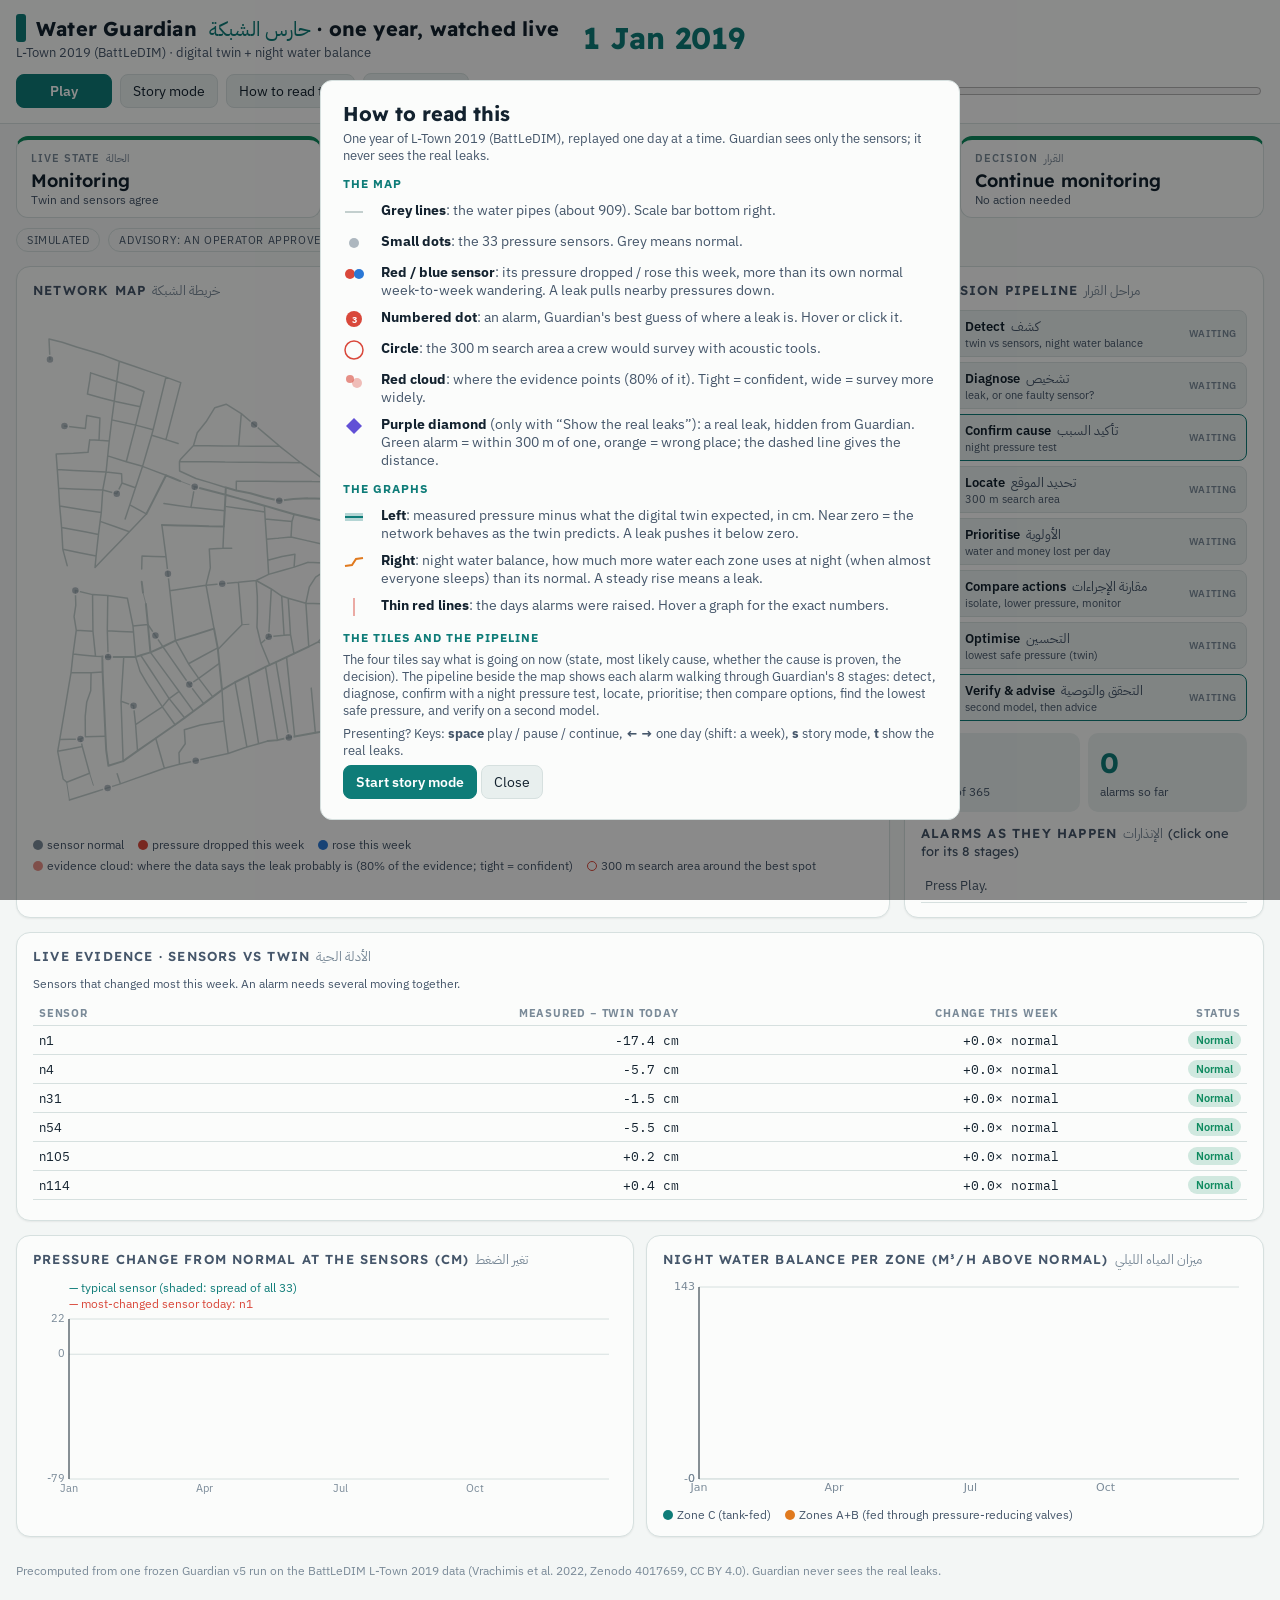
<file: replay.html>
<!doctype html>
<html lang="en"><head><meta charset="utf-8"><meta name="viewport" content="width=device-width,initial-scale=1">
<title>Guardian Replay</title>
<link rel="preconnect" href="https://fonts.googleapis.com"><link href="https://fonts.googleapis.com/css2?family=IBM+Plex+Sans:wght@400;500;600;700&family=IBM+Plex+Sans+Arabic:wght@400;600&family=IBM+Plex+Mono:wght@400;500&family=Readex+Pro:wght@500;600;700&display=swap" rel="stylesheet">
<style>
:root{--bg:#F3F6F5;--panel:#FBFCFB;--ink:#13222F;--ink2:#45566A;--muted:#7A8A98;--line:#D6E0DF;--pipe:#C3CFCE;
--drop:#D9483B;--rise:#2A78D6;--alarm:#D9483B;--hit:#0E8A5F;--miss:#E07A1F;--truth:#6250D6;--accent:#0E7C78;--card:#E8EFEE;--onaccent:#FFFFFF;--warn:#C9971A}
@media (prefers-color-scheme: dark){:root:not([data-theme="light"]){--bg:#0D1B2A;--panel:#13263A;--ink:#EEF4F3;--ink2:#B4C7CC;--muted:#7F96A3;--line:#2A4862;--pipe:#2F4B63;
--drop:#F06A5A;--rise:#5AA2F0;--alarm:#F06A5A;--hit:#3CC48A;--miss:#F0A040;--truth:#A99CF5;--accent:#3CC4BC;--card:#1A3149;--onaccent:#0D1B2A;--warn:#F2C14E}}
:root[data-theme="dark"]{--bg:#0D1B2A;--panel:#13263A;--ink:#EEF4F3;--ink2:#B4C7CC;--muted:#7F96A3;--line:#2A4862;--pipe:#2F4B63;
--drop:#F06A5A;--rise:#5AA2F0;--alarm:#F06A5A;--hit:#3CC48A;--miss:#F0A040;--truth:#A99CF5;--accent:#3CC4BC;--card:#1A3149;--onaccent:#0D1B2A;--warn:#F2C14E}
*{box-sizing:border-box} body{margin:0;background:var(--bg);color:var(--ink);font-family:"IBM Plex Sans",system-ui,"Segoe UI",sans-serif;font-variant-numeric:tabular-nums}
h1,h2,.date,.big,.kpi b{font-family:"Readex Pro","IBM Plex Sans",system-ui,sans-serif}
header{display:flex;flex-wrap:wrap;gap:12px 24px;align-items:center;padding:14px 16px;border-bottom:1px solid var(--line);background:var(--panel)}
h1{font-size:20px;margin:0;letter-spacing:.2px} .brand{width:10px;height:28px;border-radius:3px;background:var(--accent);display:inline-block;margin-right:10px;vertical-align:-6px} .sub{color:var(--ink2);font-size:13px}
.date{font-size:30px;font-weight:700;color:var(--accent);font-variant-numeric:tabular-nums;min-width:170px}
.controls{display:flex;gap:8px;align-items:center;flex-wrap:wrap}
button,select{font:inherit;font-size:14px;padding:7px 12px;border-radius:8px;border:1px solid var(--line);background:var(--card);color:var(--ink);cursor:pointer}
button.primary{background:var(--accent);border-color:var(--accent);color:var(--onaccent);font-weight:600;min-width:96px}
label.sw{display:flex;gap:6px;align-items:center;font-size:14px;color:var(--ink2);cursor:pointer}
.scrub{flex:1 1 300px;display:flex;align-items:center;gap:8px} input[type=range]{width:100%;accent-color:var(--accent)}
main{display:grid;grid-template-columns:minmax(0,1fr) 360px;gap:14px;padding:14px 16px;max-width:1600px;margin:0 auto}
.panel{background:var(--panel);border:1px solid var(--line);border-radius:14px;padding:14px 16px;min-width:0;box-shadow:0 1px 2px rgba(0,0,0,.06)}
.panel h2{font-size:13px;margin:0 0 10px;color:var(--ink2);font-weight:600;letter-spacing:1.2px;text-transform:uppercase}
canvas{display:block;width:100%}
.kpis{display:grid;grid-template-columns:1fr 1fr;gap:8px;margin-bottom:12px}
.kpi{background:var(--card);border-radius:10px;padding:12px} .kpi b{display:block;font-size:28px;color:var(--accent);font-variant-numeric:tabular-nums} .kpi span{font-size:12px;color:var(--ink2)}
.log{max-height:420px;overflow:auto;font-size:13px} .ev{padding:8px 4px;border-bottom:1px solid var(--line)} .ev:first-child{animation:flash 1.2s}
@keyframes flash{from{background:color-mix(in srgb,var(--alarm) 25%,transparent)}to{background:transparent}}
.ev .d{color:var(--muted);font-variant-numeric:tabular-nums} .ok{color:var(--hit);font-weight:600} .bad{color:var(--miss);font-weight:600}
.legend{display:flex;flex-wrap:wrap;gap:6px 14px;font-size:12px;color:var(--ink2);margin-top:8px} .dot{display:inline-block;width:10px;height:10px;border-radius:50%;margin-right:4px;vertical-align:-1px}
.charts{grid-column:1/-1;display:grid;grid-template-columns:1fr 1fr;gap:12px}
.note{font-size:12px;color:var(--muted);padding:0 16px 20px}
.ev{cursor:pointer} .ev:hover{background:var(--card)}
.strip{display:flex;gap:6px;align-items:stretch;padding:10px 16px;border-bottom:1px solid var(--line);background:var(--panel);overflow-x:auto}
.strip .lab{font-size:12px;color:var(--ink2);min-width:150px;max-width:190px;align-self:center} .chip{flex:1 1 0;min-width:78px;border-radius:8px;padding:6px 8px;background:var(--card);color:var(--muted);font-size:12px;line-height:1.25;border:1px solid var(--line);transition:all .3s}
.chip b{display:block;font-size:13px} .chip.on{background:var(--accent);border-color:var(--accent);color:#fff} .chip.ok{background:var(--hit);border-color:var(--hit);color:#fff} .chip.bad{background:var(--miss);border-color:var(--miss);color:#fff} .chip.plan{opacity:.55;border-style:dashed}
#toast{position:fixed;right:16px;bottom:16px;max-width:360px;background:var(--panel);border:1px solid var(--line);border-left:5px solid var(--alarm);border-radius:10px;padding:12px 14px;font-size:14px;box-shadow:0 6px 24px rgba(0,0,0,.25);opacity:0;transform:translateY(10px);transition:all .3s;pointer-events:none;z-index:8}
#toast.show{opacity:1;transform:none}
.big{font-size:40px;font-weight:700;font-variant-numeric:tabular-nums;color:var(--accent)} .sumgrid{display:grid;grid-template-columns:repeat(auto-fit,minmax(150px,1fr));gap:12px;margin:14px 0}
#detail{position:fixed;inset:0;background:rgba(0,0,0,.45);display:none;align-items:center;justify-content:center;padding:16px;z-index:9}
#detail .card{background:var(--panel);color:var(--ink);border-radius:12px;max-width:640px;width:100%;max-height:90vh;overflow:auto;padding:20px 22px;border:1px solid var(--line)}
.stage{display:grid;grid-template-columns:34px 1fr;gap:10px;padding:10px 0;border-bottom:1px solid var(--line)} .stage .n{width:28px;height:28px;border-radius:50%;display:grid;place-items:center;font-weight:700;font-size:13px;color:#fff}
.stage b{display:block;font-size:14px} .stage span{font-size:13px;color:var(--ink2)} .grp{font-size:12px;letter-spacing:1px;text-transform:uppercase;color:var(--accent);margin-top:12px;font-weight:700}
.mapwrap{position:relative}
/* console layout (ideas from the stage-1 live simulator): status tiles, Arabic labels, decision pipeline, honesty badges */
.ar{font-family:"IBM Plex Sans Arabic","IBM Plex Sans",Tahoma,sans-serif;font-weight:400;color:var(--muted);text-transform:none;letter-spacing:0;margin-left:6px}
.mono{font-family:"IBM Plex Mono",ui-monospace,Menlo,monospace;font-variant-numeric:tabular-nums}
.status{display:grid;grid-template-columns:repeat(4,minmax(0,1fr));gap:10px;padding:12px 16px 0;max-width:1600px;margin:0 auto}
.tile{background:var(--panel);border:1px solid var(--line);border-radius:12px;padding:10px 14px;min-width:0;border-top:4px solid var(--line);transition:border-color .3s}
.tile .k{font-size:11px;letter-spacing:1px;text-transform:uppercase;color:var(--muted);font-weight:600} .tile .v{font-size:18px;font-weight:600;margin-top:2px;font-family:"Readex Pro","IBM Plex Sans",sans-serif} .tile .s{font-size:12px;color:var(--ink2)}
.tile[data-tone="ok"]{border-top-color:var(--hit)} .tile[data-tone="warn"]{border-top-color:var(--warn)} .tile[data-tone="bad"]{border-top-color:var(--alarm)} .tile[data-tone="info"]{border-top-color:var(--accent)}
.badges{display:flex;gap:8px;flex-wrap:wrap;padding:10px 16px 0;max-width:1600px;margin:0 auto} .badge{font-size:11px;letter-spacing:.6px;text-transform:uppercase;border:1px solid var(--line);border-radius:99px;padding:4px 10px;color:var(--ink2)}
.stages{list-style:none;margin:0 0 12px;padding:0;display:flex;flex-direction:column;gap:5px}
.stages .stage{display:grid;grid-template-columns:26px minmax(0,1fr) auto;gap:8px;align-items:center;padding:6px 9px;border:1px solid var(--line);border-radius:8px;background:var(--card);transition:all .3s}
.stages .stage .n{width:22px;height:22px;border-radius:50%;display:grid;place-items:center;font-size:11px;border:1px solid var(--line);color:var(--muted);font-family:"IBM Plex Mono",monospace}
.stages .stage .t{font-weight:600;font-size:13px} .stages .stage .d{font-size:11px;color:var(--ink2)} .stages .stage .st{font-size:10px;letter-spacing:.6px;text-transform:uppercase;font-weight:600;color:var(--muted);text-align:right}
.stages .stage.key{border-color:var(--accent)} .stages .stage[data-s="done"] .n{background:var(--accent);color:var(--onaccent);border-color:var(--accent)} .stages .stage[data-s="done"] .st{color:var(--accent)}
.stages .stage[data-s="active"]{border-color:var(--warn)} .stages .stage[data-s="active"] .n{border-color:var(--warn);color:var(--warn)} .stages .stage[data-s="active"] .st{color:var(--warn)}
.stages .stage[data-s="bad"] .n{background:var(--miss);color:#fff;border-color:var(--miss)} .stages .stage[data-s="bad"] .st{color:var(--miss)} .stages .stage[data-s="skip"]{opacity:.55}
.ws{width:100%;border-collapse:collapse;font-size:13px;margin:6px 0} .ws th{font-size:10.5px;text-transform:uppercase;letter-spacing:.8px;color:var(--muted);text-align:right;padding:5px 6px;border-bottom:1px solid var(--line)}
.ws td{padding:5px 6px;border-bottom:1px solid var(--line);text-align:right;font-family:"IBM Plex Mono",monospace;font-size:12.5px} .ws th:first-child,.ws td:first-child{text-align:left;font-family:inherit}
.ws tr.pick td{background:color-mix(in srgb,var(--accent) 12%,transparent)}
.pill{display:inline-block;font-size:10.5px;font-weight:600;padding:2px 8px;border-radius:99px;font-family:"IBM Plex Sans",sans-serif}
.pill.ok{background:color-mix(in srgb,var(--hit) 18%,transparent);color:var(--hit)} .pill.bad{background:color-mix(in srgb,var(--miss) 20%,transparent);color:var(--miss)} .pill.watch{background:color-mix(in srgb,var(--warn) 20%,transparent);color:var(--warn)}
.reccard{margin-top:12px;border:1px solid var(--accent);border-radius:12px;padding:12px 14px;background:color-mix(in srgb,var(--accent) 8%,var(--panel))} .reccard .big{font-size:18px;font-weight:600;font-family:"Readex Pro","IBM Plex Sans",sans-serif}
@media (max-width:900px){.status{grid-template-columns:repeat(2,minmax(0,1fr))}}
#story{position:absolute;left:12px;bottom:12px;width:calc(100% - 24px);max-width:520px;background:var(--panel);border:1px solid var(--line);border-left:5px solid var(--accent);border-radius:12px;padding:14px 16px;box-shadow:0 8px 28px rgba(0,0,0,.28);display:none;z-index:5}
#story .step{font-size:12px;letter-spacing:1px;text-transform:uppercase;color:var(--accent);font-weight:700} #story h3{margin:4px 0 6px;font-size:18px;font-family:"Readex Pro","IBM Plex Sans",system-ui,sans-serif}
#story p{margin:0 0 10px;font-size:14px;line-height:1.45;color:var(--ink2)} #story p b{color:var(--ink)} #story .row{display:flex;gap:8px;flex-wrap:wrap}
#tip{position:fixed;pointer-events:none;background:var(--ink);color:var(--bg);font-size:12.5px;line-height:1.35;padding:6px 9px;border-radius:7px;max-width:260px;z-index:7;display:none;box-shadow:0 4px 14px rgba(0,0,0,.25)}
#tip b{font-weight:700}
.howgrid{display:grid;grid-template-columns:28px 1fr;gap:9px 10px;align-items:start;font-size:14px;color:var(--ink2);margin:10px 0} .howgrid b{color:var(--ink)}
.sym{width:22px;height:22px;display:grid;place-items:center}
@media (max-width:900px){main{grid-template-columns:1fr}.charts{grid-template-columns:1fr}}
@media (max-width:700px){.strip{flex-wrap:wrap}.strip .lab{flex:1 0 100%;min-width:0;max-width:none}#toast{left:12px;right:12px;max-width:none}.chip{flex:1 0 calc(25% - 6px);padding:5px 6px;font-size:11px}.chip b{font-size:12px}
  #story{position:static;margin-top:10px;max-width:none;width:auto;box-shadow:none}.date{font-size:24px;min-width:0}header{padding:12px}main{padding:12px;gap:12px}}
@media (min-width:1500px){body{font-size:17px}.legend,.ev,.log{font-size:14px}.chip{font-size:13px}.chip b{font-size:15px}.panel h2{font-size:15px}.kpi span{font-size:14px}#story p{font-size:16px}#story h3{font-size:22px}}
</style></head><body>
<header>
  <div><h1><span class="brand"></span>Water Guardian <span class="ar" style="color:var(--accent)">حارس الشبكة</span> · one year, watched live</h1><div class="sub" id="sub">L-Town 2019 · digital twin + night water balance</div></div>
  <div class="date" id="date">-</div>
  <div class="controls">
    <button class="primary" id="play">Play</button>
    <button id="storyBtn" title="Plays the year and stops at four key moments with an explanation">Story mode</button>
    <button id="helpBtn" title="What the map, colours and graphs mean">How to read this</button>
    <select id="speed" aria-label="Speed"><option value="1">1 day/s</option><option value="3">3 days/s</option><option value="7" selected>7 days/s</option><option value="15">15 days/s</option></select>
    <label class="sw"><input type="checkbox" id="truth"> Show the real leaks</label>
  </div>
  <div class="scrub"><input type="range" id="day" min="0" value="0" aria-label="Day of the year"></div>
</header>
<section class="status" aria-label="Live status">
  <div class="tile" id="tState"><div class="k">Live state<span class="ar">الحالة</span></div><div class="v">Monitoring</div><div class="s">Twin and sensors agree</div></div>
  <div class="tile" id="tCause"><div class="k">Most likely cause<span class="ar">السبب المرجح</span></div><div class="v">None</div><div class="s">No persistent deviation</div></div>
  <div class="tile" id="tConf"><div class="k">Cause status<span class="ar">تأكيد السبب</span></div><div class="v">Not required</div><div class="s">Nothing to test</div></div>
  <div class="tile" id="tDec"><div class="k">Decision<span class="ar">القرار</span></div><div class="v">Continue monitoring</div><div class="s">No action needed</div></div>
</section>
<div class="badges"><span class="badge">Simulated</span><span class="badge">Advisory: an operator approves every action</span></div>
<div id="toast"></div><div id="tip"></div>
<main>
  <section class="panel"><h2>Network map<span class="ar">خريطة الشبكة</span></h2><div class="mapwrap"><canvas id="map" height="620"></canvas><div id="story" role="status" aria-live="polite"></div></div>
    <div class="legend"><span><span class="dot" style="background:var(--muted)"></span>sensor normal</span><span><span class="dot" style="background:var(--drop)"></span>pressure dropped this week</span>
      <span><span class="dot" style="background:var(--rise)"></span>rose this week</span>
      <span><span class="dot" style="background:var(--alarm);opacity:.6"></span>evidence cloud: where the data says the leak probably is (80% of the evidence; tight = confident)</span>
      <span><span class="dot" style="border:1.5px solid var(--alarm);background:none"></span>300 m search area around the best spot</span>
      <span id="lgT" hidden><span class="dot" style="background:var(--truth)"></span>real leak (hidden from Guardian)</span></div></section>
  <aside class="panel">
    <h2>Decision pipeline<span class="ar">مراحل القرار</span></h2><ol class="stages" id="stages"></ol>
    <div class="kpis">
      <div class="kpi"><b id="kDay">0</b><span>day of 365</span></div>
      <div class="kpi"><b id="kAl">0</b><span>alarms so far</span></div>
      <div class="kpi" id="kT1" hidden><b id="kRun">0</b><span>real leaks running</span></div>
      <div class="kpi" id="kT2" hidden><b id="kHit">0</b><span>alarms within 300 m of a real leak</span></div>
    </div>
    <h2>Alarms as they happen<span class="ar">الإنذارات</span> <span style="font-weight:400;text-transform:none;letter-spacing:0">(click one for its 8 stages)</span></h2><div class="log" id="log"><div class="ev sub">Press Play.</div></div>
  </aside>
  <section class="panel" style="grid-column:1/-1"><h2>Live evidence · sensors vs twin<span class="ar">الأدلة الحية</span></h2><div class="sub" style="font-size:12px;margin-bottom:4px">Sensors that changed most this week. An alarm needs several moving together.</div><div style="overflow-x:auto"><table class="ws" id="evid"></table></div></section>
  <div class="charts">
    <section class="panel"><h2>Pressure change from normal at the sensors (cm)<span class="ar">تغير الضغط</span></h2><canvas id="cRes" height="220"></canvas></section>
    <section class="panel"><h2>Night water balance per zone (m³/h above normal)<span class="ar">ميزان المياه الليلي</span></h2><canvas id="cFlow" height="220"></canvas><div class="legend" id="lgFlow"></div></section>
  </div>
</main>
<p class="note"><span id="credit">One Guardian run on the BattLeDIM L-Town 2019 data (Vrachimis et al. 2022, Zenodo 4017659, CC BY 4.0).</span> Guardian never sees the real leaks.</p>
<div id="detail" role="dialog" aria-modal="true"><div class="card" id="dcard"></div></div>
<script src="replay_data.js"></script>
<script>
const D=window.REPLAY, N=D.days.length, $=id=>document.getElementById(id);
const css=v=>getComputedStyle(document.documentElement).getPropertyValue(v).trim();
const TXY=Object.fromEntries((window.REPLAY.truth||[]).map(t=>[t.pipe,t.xy]));
const LABEL={new:"New leak (pressure pattern)",growth:"Known leak grew",relocate:"Location corrected",flow:"Night water balance"};
let day=0, playing=false, last=0, acc=0, focus=null, story=null;   // story: index of the next story moment, null when off
$("day").max=N-1;
// ---------- map geometry ----------
const xs=D.pipes.flatMap(p=>[p[0],p[2]]), ys=D.pipes.flatMap(p=>[p[1],p[3]]);
const X0=Math.min(...xs),X1=Math.max(...xs),Y0=Math.min(...ys),Y1=Math.max(...ys);
function fit(cv,hh){const r=window.devicePixelRatio||1,w=cv.clientWidth,h=hh||cv.height/ (cv._r||1);cv._r=r;cv.width=w*r;cv.height=h*r;cv.style.height=h+"px";
  const ctx=cv.getContext("2d");ctx.setTransform(r,0,0,r,0,0);return [ctx,w,h];}
function proj(w,h){const pad=16,s=Math.min((w-2*pad)/(X1-X0),(h-2*pad)/(Y1-Y0));const ox=(w-s*(X1-X0))/2,oy=(h-s*(Y1-Y0))/2;
  return {s,p:(x,y)=>[ox+(x-X0)*s,h-(oy+(y-Y0)*s)]};}
function resColor(z){if(Math.abs(z)<3.5)return css("--muted");const c=Math.min(1,(Math.abs(z)-3.5)/4+.4);return z<0?mix(css("--drop"),c):mix(css("--rise"),c);}   // grey unless it changed this week
function mix(hex,a){const n=parseInt(hex.slice(1),16),g=css("--muted"),m=parseInt(g.slice(1),16);
  const f=(s)=>Math.round(((n>>s)&255)*a+((m>>s)&255)*(1-a));return `rgb(${f(16)},${f(8)},${f(0)})`;}
const mapH=w=>{const top=$("map").getBoundingClientRect().top+scrollY;   // fits phones and 720p projectors: measured from where the map starts
  return Math.round(Math.min(620,w*(Y1-Y0)/(X1-X0)+40,Math.max(300,innerHeight-top-70)));};
function drawMap(){const cv=$("map");const [c,w,h]=fit(cv,mapH(cv.clientWidth));const {s,p}=proj(w,h);c.clearRect(0,0,w,h);
  c.strokeStyle=css("--pipe");c.lineCap="round";const byW={};   // pipe width follows its diameter (mm), like a utility drawing
  for(const q of D.pipes){const w=q.length>4&&q[4]?Math.min(4,Math.round((0.5+q[4]/120)*2)/2):0.8;(byW[w]=byW[w]||[]).push(q);}
  for(const [w,qs] of Object.entries(byW)){c.lineWidth=+w;c.beginPath();for(const q of qs){const a=p(q[0],q[1]),b=p(q[2],q[3]);c.moveTo(...a);c.lineTo(...b);}c.stroke();}
  const showT=$("truth").checked, d=D.days[day];
  if(showT){c.fillStyle=css("--truth");for(const t of D.truth){if(t.start<=d&&d<=t.end){const [x,y]=p(...t.xy),r=4+t.max/4;
    c.globalAlpha=.9;c.beginPath();c.moveTo(x,y-r);c.lineTo(x+r,y);c.lineTo(x,y+r);c.lineTo(x-r,y);c.closePath();c.fill();}}c.globalAlpha=1;}
  const res=D.chg[day];D.sxy.forEach((q,i)=>{const [x,y]=p(...q),z=res[i],on=Math.abs(z)>=3.5;c.fillStyle=resColor(z);c.globalAlpha=on?1:.55;c.beginPath();c.arc(x,y,on?5+Math.min(4,(Math.abs(z)-3.5)/1.5):4,0,7);c.fill();c.globalAlpha=1;
    c.strokeStyle=css("--panel");c.lineWidth=1.5;c.stroke();});
  {const top=D.sxy.map((q,i)=>[Math.abs(res[i]),i]).filter(v=>v[0]>=3.5).sort((u,v)=>v[0]-u[0]).slice(0,5);c.font="11px 'IBM Plex Mono',monospace";c.textAlign="left";c.textBaseline="middle";
   for(const [,i] of top){const [x,y]=p(...D.sxy[i]),r=D.res[day][i],t=(r>=0?"+":"")+(r==null?"–":r.toFixed(1))+" cm",tw=c.measureText(t).width+8;
     c.fillStyle=css("--panel");c.globalAlpha=.9;c.fillRect(x+8,y-9,tw,18);c.globalAlpha=1;c.strokeStyle=resColor(res[i]);c.lineWidth=1;c.strokeRect(x+8,y-9,tw,18);c.fillStyle=css("--ink");c.fillText(t,x+12,y);}}
  D.alarms.forEach((a,k)=>{if(a.day>d)return;const [x,y]=p(...a.xy),age=(Date.parse(d)-Date.parse(a.day))/864e5;
    if(age<30&&a.cloud){const pm=a.cloud[0][2];c.fillStyle=css("--alarm");   // evidence cloud: where Guardian's evidence says the leak probably is
      for(const [cx,cy,pp] of a.cloud){const [qx,qy]=p(cx,cy);c.globalAlpha=(age<5?.75:.35)*Math.max(.12,Math.sqrt(pp/pm));c.beginPath();c.arc(qx,qy,Math.max(3,70*s),0,7);c.fill();}
      c.globalAlpha=1;}
    if(age<30){c.fillStyle=css("--alarm");c.globalAlpha=a.cloud?0:(age<5?.22:.08);c.beginPath();c.arc(x,y,300*s,0,7);c.fill();c.globalAlpha=age<5?.9:.45;
      c.strokeStyle=css("--alarm");c.lineWidth=1.2;c.setLineDash([]);c.stroke();c.globalAlpha=1;   // search area (300 m) for recent alarms
      if(showT&&a.near&&TXY[a.near]){const [lx,ly]=p(...TXY[a.near]),col=a.hit?css("--hit"):css("--miss");   // how far the real leak was
        c.strokeStyle=col;c.lineWidth=2;c.setLineDash([5,4]);c.beginPath();c.moveTo(x,y);c.lineTo(lx,ly);c.stroke();c.setLineDash([]);
        const mx=(x+lx)/2,my=(y+ly)/2,t=a.dist+" m";c.font="bold 12px 'IBM Plex Sans',system-ui";const tw=c.measureText(t).width+8;
        c.fillStyle=css("--panel");c.fillRect(mx-tw/2,my-9,tw,18);c.strokeStyle=col;c.lineWidth=1;c.strokeRect(mx-tw/2,my-9,tw,18);
        c.fillStyle=col;c.textAlign="center";c.textBaseline="middle";c.fillText(t,mx,my);}}
    if(age<5){c.strokeStyle=css("--alarm");c.lineWidth=2;c.globalAlpha=1-age/5;c.beginPath();c.arc(x,y,6+age*6,0,7);c.stroke();c.globalAlpha=1;}
    c.fillStyle=showT?(a.hit?css("--hit"):css("--miss")):css("--alarm");c.beginPath();c.arc(x,y,7,0,7);c.fill();
    c.fillStyle="#fff";c.font="bold 9px system-ui";c.textAlign="center";c.textBaseline="middle";c.fillText(k+1,x,y+.5);});
  const lastA=focus!=null?D.alarms[focus]:D.alarms.filter(a=>a.day<=d).pop();if(lastA&&lastA.day<=d){const [x,y]=p(...lastA.xy);c.strokeStyle=css("--ink");c.lineWidth=2;c.beginPath();c.arc(x,y,11,0,7);c.stroke();}
  const sb=500*s,bx=w-sb-18,by=h-16;c.strokeStyle=css("--ink2");c.fillStyle=css("--ink2");c.lineWidth=2;c.beginPath();c.moveTo(bx,by);c.lineTo(bx+sb,by);c.moveTo(bx,by-5);c.lineTo(bx,by+1);c.moveTo(bx+sb,by-5);c.lineTo(bx+sb,by+1);c.stroke();
  c.font="12px 'IBM Plex Sans',system-ui";c.textAlign="center";c.textBaseline="bottom";c.fillText("500 m",bx+sb/2,by-4);}
// ---------- charts (drawn up to the current day) ----------
function chart(id,series,colors,unit,marks){const cv=$(id);const [c,w,h]=fit(cv);c.clearRect(0,0,w,h);
  const L=36,B=20,T=8,Rr=8,all=series.flat().filter(v=>v!=null&&isFinite(v));let lo=Math.min(0,...all),hi=Math.max(0,...all);if(hi-lo<1){hi+=.5;lo-=.5;}
  const X=i=>L+(w-L-Rr)*i/(N-1),Y=v=>T+(h-T-B)*(hi-v)/(hi-lo);
  c.strokeStyle=css("--line");c.fillStyle=css("--muted");c.font="11px system-ui";c.lineWidth=1;
  for(const v of [lo,0,hi]){const y=Y(v);c.beginPath();c.moveTo(L,y);c.lineTo(w-Rr,y);c.stroke();c.textAlign="right";c.textBaseline="middle";c.fillText(v.toFixed(0),L-4,y);}
  c.textAlign="center";c.textBaseline="top";["Jan","Apr","Jul","Oct"].forEach((m,i)=>c.fillText(m,X(Math.round(i*N/4)),h-B+4));
  for(const a of marks){const i=D.days.indexOf(a.day);if(i<0||i>day)continue;c.strokeStyle=css("--alarm");c.globalAlpha=.35;c.beginPath();c.moveTo(X(i),T);c.lineTo(X(i),h-B);c.stroke();}c.globalAlpha=1;
  series.forEach((s,k)=>{c.strokeStyle=colors[k];c.lineWidth=colors.length>4?1:2;c.globalAlpha=colors.length>4?.55:1;c.beginPath();let up=false;
    for(let i=0;i<=day;i++){const v=s[i];if(v==null||!isFinite(v)){up=false;continue;}const p=[X(i),Y(v)];up?c.lineTo(...p):c.moveTo(...p);up=true;}c.stroke();});c.globalAlpha=1;
  c.strokeStyle=css("--ink");c.lineWidth=1;c.beginPath();c.moveTo(X(day),T);c.lineTo(X(day),h-B);c.stroke();}
const q=(a,f)=>{const b=a.filter(v=>v!=null).sort((x,y)=>x-y);return b.length?b[Math.min(b.length-1,Math.floor(f*(b.length-1)))]:null;};
const BAND={lo:D.res.map(r=>q(r,0)),q1:D.res.map(r=>q(r,.25)),med:D.res.map(r=>q(r,.5)),q3:D.res.map(r=>q(r,.75)),hi:D.res.map(r=>q(r,1))};
const worst=D.res.map(r=>r.reduce((m,v,j)=>Math.abs(v)>Math.abs(r[m])?j:m,0));
const flowSeries=D.zones.map((z,k)=>D.flow.map(r=>r[k]==null?null:r[k]-D.norm[z]));
function bandChart(id){const cv=$(id);const [c,w,h]=fit(cv);c.clearRect(0,0,w,h);
  const L=36,B=20,T=40,Rr=8;let lo=Math.min(0,...BAND.lo.filter(v=>v!=null)),hi=Math.max(2,...BAND.hi.filter(v=>v!=null));
  const X=i=>L+(w-L-Rr)*i/(N-1),Y=v=>T+(h-T-B)*(hi-v)/(hi-lo);
  c.strokeStyle=css("--line");c.fillStyle=css("--muted");c.font="11px 'IBM Plex Sans',system-ui";c.lineWidth=1;
  for(const v of [lo,0,hi]){const y=Y(v);c.beginPath();c.moveTo(L,y);c.lineTo(w-Rr,y);c.stroke();c.textAlign="right";c.textBaseline="middle";c.fillText(v.toFixed(0),L-4,y);}
  c.textAlign="center";c.textBaseline="top";["Jan","Apr","Jul","Oct"].forEach((m,i)=>c.fillText(m,X(Math.round(i*N/4)),h-B+4));
  for(const a of D.alarms){const i=D.days.indexOf(a.day);if(i<0||i>day)continue;c.strokeStyle=css("--alarm");c.globalAlpha=.25;c.beginPath();c.moveTo(X(i),T);c.lineTo(X(i),h-B);c.stroke();}c.globalAlpha=1;
  const area=(A,Bv,alpha)=>{c.fillStyle=css("--accent");c.globalAlpha=alpha;c.beginPath();for(let i=0;i<=day;i++)c.lineTo(X(i),Y(A[i]));for(let i=day;i>=0;i--)c.lineTo(X(i),Y(Bv[i]));c.closePath();c.fill();c.globalAlpha=1;};
  area(BAND.lo,BAND.hi,.10);area(BAND.q1,BAND.q3,.28);
  const line=(f,col,lw)=>{c.strokeStyle=col;c.lineWidth=lw;c.beginPath();for(let i=0;i<=day;i++){const p=[X(i),Y(f(i))];i?c.lineTo(...p):c.moveTo(...p);}c.stroke();};
  line(i=>D.res[i][worst[day]],css("--alarm"),1.2);line(i=>BAND.med[i],css("--accent"),2.4);
  c.strokeStyle=css("--ink");c.lineWidth=1;c.beginPath();c.moveTo(X(day),T);c.lineTo(X(day),h-B);c.stroke();
  c.font="12px 'IBM Plex Sans',system-ui";c.textAlign="left";c.textBaseline="top";c.fillStyle=css("--accent");c.fillText(`— typical sensor (shaded: spread of all ${D.sensors.length})`,L,4);
  c.fillStyle=css("--alarm");c.fillText("— most-changed sensor today: "+D.sensors[worst[day]],L,20);}
function drawCharts(){bandChart("cRes");
  chart("cFlow",flowSeries,FCOL(),"m3/h",D.alarms.filter(a=>a.kind==="flow"));
  $("lgFlow").innerHTML=D.zones.map((z,k)=>`<span><span class="dot" style="background:${FCOL()[k]}"></span>${ZNAME[z]||z}</span>`).join("");}
const FCOL=()=>D.zones.map((_,k)=>[css("--accent"),css("--miss"),css("--hit")][k%3]);
const ZNAME=Object.keys(D.zone_names||{}).length?D.zone_names:(D.zones.length===1?{[D.zones[0]]:"Whole network"}:{zone0:"Zone C (tank-fed)",zone1:"Zones A+B (fed through pressure-reducing valves)"});
// ---------- panel ----------
function drawPanel(){const d=D.days[day],showT=$("truth").checked,seen=D.alarms.filter(a=>a.day<=d);
  $("date").textContent=new Date(d).toLocaleDateString("en-GB",{day:"numeric",month:"short",year:"numeric"});$("kDay").textContent=day+1;$("kAl").textContent=seen.length;
  ["kT1","kT2","lgT"].forEach(i=>$(i).hidden=!showT);
  $("kRun").textContent=D.truth.filter(t=>t.start<=d&&d<=t.end).length;$("kHit").textContent=seen.filter(a=>a.hit).length+" / "+seen.length;
  const html=seen.slice().reverse().map((a,i)=>{const k=D.alarms.indexOf(a)+1;
    const t=showT?(a.hit?` <span class="ok">✓ ${a.dist} m from real leak ${a.near}</span>`:` <span class="bad">✗ wrong place</span>`):"";
    return `<div class="ev" data-k="${k-1}"><span class="d">${a.day}</span> · <b>#${k}</b> ${LABEL[a.kind]||a.kind} at ${a.node}, about ${a.size} m³/h.${t}</div>`;}).join("");
  if(html&&html!==$("log")._h){$("log").innerHTML=html;$("log")._h=html;}}
function drawEvidence(){const z=D.chg[day],r=D.res[day],o=z.map((v,i)=>[Math.abs(v),i]).sort((a,b)=>b[0]-a[0]).slice(0,6);
  const pill=v=>Math.abs(v)>=6?'<span class="pill bad">Abnormal</span>':Math.abs(v)>=3.5?'<span class="pill watch">Watch</span>':'<span class="pill ok">Normal</span>';
  $("evid").innerHTML=`<tr><th>Sensor</th><th>Measured − twin today</th><th>Change this week</th><th>Status</th></tr>`+o.map(([,i])=>`<tr><td>${D.sensors[i]}</td><td>${r[i]==null?"–":(r[i]>=0?"+":"")+r[i].toFixed(1)+" cm"}</td><td>${(z[i]>=0?"+":"")+z[i].toFixed(1)}× normal</td><td>${pill(z[i])}</td></tr>`).join("");}
function draw(){drawMap();drawCharts();drawPanel();drawStrip();drawEvidence();toast();$("day").value=day;}
// ---------- process strip, pop-ups, year summary ----------
const STAGES=[["Detect","كشف","twin vs sensors, night water balance"],["Diagnose","تشخيص","leak, or one faulty sensor?"],["Confirm cause","تأكيد السبب","night pressure test",1],["Locate","تحديد الموقع","300 m search area"],["Prioritise","الأولوية","water and money lost per day"],["Compare actions","مقارنة الإجراءات","isolate, lower pressure, monitor"],["Optimise","التحسين","lowest safe pressure (twin)"],["Verify & advise","التحقق والتوصية","second model, then advice",1]];
$("stages").innerHTML=STAGES.map((x,i)=>`<li class="stage${x[3]?" key":""}" id="sg${i}"><div class="n">${i+1}</div><div><div class="t">${x[0]}<span class="ar">${x[1]}</span></div><div class="d">${x[2]}</div></div><div class="st">Waiting</div></li>`).join("");
function setStage(i,st,label){const li=$("sg"+i);li.dataset.s=st;li.querySelector(".st").textContent=label||({done:"Done",active:"Working",skip:"Not needed",wait:"Waiting",bad:"Check"})[st];}
function tile(id,tone,v,sub){const t=$(id);t.dataset.tone=tone;t.querySelector(".v").textContent=v;t.querySelector(".s").textContent=sub;}
function drawStrip(){const d=D.days[day],seen=D.alarms.filter(a=>a.day<=d);const a=focus!=null&&D.alarms[focus].day<=d?D.alarms[focus]:seen[seen.length-1];
  for(let i=0;i<8;i++)setStage(i,"wait");
  const k=a?D.alarms.indexOf(a):-1,age=a?(Date.parse(d)-Date.parse(a.day))/864e5:99,cf=(a&&a.confirm)||{},ac=a&&a.act,dg=a&&a.diag;
  if(!a||age>12){tile("tState","ok","Monitoring",a?`Last alarm #${k+1} on ${a.day}`:"Twin and sensors agree");tile("tCause","ok","None","No persistent deviation");
    tile("tConf","ok","Not required","Nothing to test");tile("tDec","ok","Continue monitoring","No action needed");return;}
  tile("tState","bad",`Alarm #${k+1}`,`${age<1?"Raised today":"Raised "+a.day} at ${a.node}`);
  setStage(0,"done");
  if(age>=1)setStage(1,dg&&dg.single?"bad":"done",dg&&dg.single?"Sensor?":"Leak-like"); else setStage(1,"active");
  tile("tCause",dg&&dg.single?"warn":"bad",dg&&dg.single?"Faulty sensor?":(a.kind==="flow"?"Leak (night flow)":"Leak"),dg?(dg.single?`Change sits on ${dg.top} only`:`Pattern on ${dg.moved} sensors · a hypothesis, not proof`):"Pattern match · a hypothesis, not proof");
  if(age<1){setStage(2,"active","Planned");tile("tConf","warn","Test planned","Night pressure test tonight");}
  else if(age<4){setStage(2,"active","Testing");tile("tConf","warn","Testing","Night pressure test, 3 nights");}
  else if(cf.untestable){setStage(2,"skip","Untestable");tile("tConf","info","Untestable here","No pressure control reaches this spot");}
  else if(cf.q==null){setStage(2,"active","Planned");tile("tConf","warn","Test planned","No test readings yet");}
  else if(cf.ok){setStage(2,"done","Confirmed");tile("tConf","bad","Confirmed by test",`Leak-like response, ${cf.z} standard deviations`);}
  else{setStage(2,"bad","Not confirmed");tile("tConf","warn","Not confirmed",`${cf.z} standard deviations: recheck before digging`);}
  if(age>=4){setStage(3,"done");setStage(4,"done");}
  if(age>=5&&ac){setStage(5,"done");if(ac.ver){setStage(6,"done",ac.capped?"Capped":"Done");setStage(7,ac.ver.ok?"done":"bad",ac.ver.ok?"Verified":"Failed");}else{setStage(6,"skip","No control");setStage(7,"done","Advice");}
    const tn={isolate:"bad",pressure:"bad",recheck:"warn",repair:"warn"}[ac.rec],sh={isolate:"Isolate and repair",pressure:"Lower pressure",recheck:"Recheck, do not dig",repair:"Schedule the repair"}[ac.rec];
    tile("tDec",tn,sh,ac.rec==="pressure"&&ac.ver?shortPlan(ac.ver.plan):"Operator approves before any action");}
  else tile("tDec","warn","Confirm the cause",age<4?"Wait for the night test":"Working out the options");}
function shortPlan(plan){if(!plan||!plan.length)return "no control changed";const c=plan[0],m=Math.max(...c.dh.map(Math.round));return c.kind==="prv"?`${c.name} −${m} m`:`${c.name} outlet −${m} m (${Math.min(...c.speed)}% speed)`;}
const mb=m=>`${(+m).toFixed(1)} m (${(m*0.0981).toFixed(2)} bar)`;   // utilities think in bar
const REC={recheck:"Recheck: do not dig yet",isolate:"Isolate the area and repair now",pressure:"Lower pressure now, repair soon",repair:"Schedule the repair, monitor until then"};
const pct=(a,b)=>b>0?Math.round(100*(1-a/b)):0;
function dhText(plan){if(!plan||!plan.length)return "no control changed";   // per control over the day; pumps both ways (outlet drop and speed)
  const rng=x=>{const lo=Math.min(...x),hi=Math.max(...x);return lo===hi?`${hi}`:`${lo} to ${hi}`;};
  return plan.map(c=>c.kind==="prv"?`${c.name} setting lowered by ${rng(c.dh)} m`:`${c.name} outlet pressure lowered by ${rng(c.dh.map(Math.round))} m (pump speed ${rng(c.speed)}%)`).join(", ")+"; other controls unchanged";}
const money=a=>a.prio.cost!=null?` (${a.prio.currency} ${a.prio.cost.toLocaleString("en-GB")})`:"";
let lastSeen=-1;function toast(){const d=D.days[day],n=D.alarms.filter(a=>a.day<=d).length;
  if(playing&&story==null&&n>lastSeen&&lastSeen>=0){   // story mode explains alarms in its captions insteadconst a=D.alarms[n-1];$("toast").innerHTML=`<b>Alarm #${n}</b> · ${a.day}<br>${LABEL[a.kind]||a.kind} near ${a.node}, about ${a.size} m³/h. Running the night pressure test…`;
    $("toast").classList.add("show");clearTimeout(window._tt);window._tt=setTimeout(()=>$("toast").classList.remove("show"),2600);}lastSeen=n;}
function recLine(A){const c=r=>A.filter(a=>a.act&&a.act.rec===r).length,pv=A.filter(a=>a.act&&a.act.ver&&a.act.ver.ok);if(!pv.length)return "";
  return `<p class="sub">Guardian's advice over the year: ${c("isolate")} isolate and repair now, ${c("pressure")} lower pressure until the repair, ${c("repair")} schedule the repair, ${c("recheck")} recheck before digging. Pressure plans passed the second-model check for ${pv.length} alarms, cutting their leaks by ${pct(pv.reduce((s,a)=>s+a.act.ver.m3day,0),pv.reduce((s,a)=>s+a.act.ver.m3day0,0))}% on average while every junction kept at least 16 m on both models (15 m plus a 1 m safety margin).</p>`;}
function summary(){const A=D.alarms,near=A.filter(a=>a.hit),wrong=A.filter(a=>!a.hit),conf=x=>x.filter(a=>(a.confirm||{}).ok).length;
  const loss=A.reduce((s,a)=>s+a.prio.m3day,0);
  $("dcard").innerHTML=`<h2 style="margin:0 0 6px">One year: ${D.name}</h2><div class="sub">One run, never tuned on this year; the real leaks were hidden from Guardian.</div>
  <div class="sumgrid"><div><div class="big">${A.length}</div>alarms raised</div><div><div class="big">${near.length}</div>within 300 m of a real leak</div>
  <div><div class="big">${conf(near)} / ${near.length}</div>of those confirmed by the night pressure test</div><div><div class="big">${wrong.filter(a=>(a.confirm||{}).z!=null&&!a.confirm.ok).length} / ${wrong.length}</div>wrong-place alarms caught by the test before digging</div></div>${recLine(A)}
  <p class="sub">Click an alarm for its 8 stages, or press <b>Story mode</b>.</p>
  <button class="primary" id="again">Watch again</button> <button id="dclose">Close</button>`;
  $("detail").style.display="flex";$("dclose").onclick=()=>$("detail").style.display="none";$("again").onclick=()=>{$("detail").style.display="none";day=0;lastSeen=-1;$("play").click();};}
// ---------- stages 6-8 (engine/act.py, development tool; numbers from site/export_actions.py) ----------
function curveSvg(c,plan){if(!c)return "";const P=c.points,W=520,H=170,L=40,R=44,T=14,B=26,n=P.length-1;
  const pmax=Math.max(...P.map(p=>p.pmin))+2,pmn=Math.min(c.limit-3,...P.map(p=>p.pmin)),lmax=Math.max(...P.map(p=>p.m3day))||1;
  const X=k=>L+(W-L-R)*k/Math.max(n,1),YP=v=>H-B-(v-pmn)/(pmax-pmn)*(H-T-B),YL=v=>H-B-v/lmax*(H-T-B),path=f=>P.map((p,i)=>(i?"L":"M")+X(p.step).toFixed(1)+" "+f(p).toFixed(1)).join(" ");
  const unit=c.kinds.every(k=>k==="prv")?"m":(c.kinds.every(k=>k==="pump")?"steps of 2% pump speed":"steps");
  return `<svg viewBox="0 0 ${W} ${H}" style="width:100%;height:auto;margin-top:6px" role="img" aria-label="Optimisation curve">
  <rect x="${L}" y="${YP(c.limit)}" width="${W-L-R}" height="${H-B-YP(c.limit)}" fill="${css("--alarm")}" fill-opacity=".08"/>
  <line x1="${L}" x2="${W-R}" y1="${YP(c.limit)}" y2="${YP(c.limit)}" stroke="${css("--alarm")}" stroke-dasharray="4 3"/>
  <text x="${W-R-2}" y="${YP(c.limit)+12}" text-anchor="end" font-size="10" fill="${css("--alarm")}">safety line ${mb(c.limit)}</text>
  <path d="${path(p=>YP(p.pmin))}" fill="none" stroke="${css("--accent")}" stroke-width="2"/><path d="${path(p=>YL(p.m3day))}" fill="none" stroke="${css("--miss")}" stroke-width="2" stroke-dasharray="5 3"/>
  ${[0,Math.round(n/2),n].map(k=>`<text x="${X(k)}" y="${H-8}" text-anchor="middle" font-size="10" fill="${css("--muted")}">${k}</text>`).join("")}
  <text x="${L}" y="${T-2}" font-size="10" fill="${css("--accent")}">— lowest pressure anywhere (m)</text><text x="${W-R}" y="${T-2}" text-anchor="end" font-size="10" fill="${css("--miss")}">- - leak loss (m³/day)</text>
  ${[pmn,pmax].map(v=>`<text x="${L-4}" y="${YP(v)+3}" text-anchor="end" font-size="10" fill="${css("--muted")}">${v.toFixed(0)}</text>`).join("")}
  ${[0,lmax].map(v=>`<text x="${W-R+4}" y="${YL(v)+3}" font-size="10" fill="${css("--muted")}">${Math.round(v)}</text>`).join("")}
  <text x="${(L+W-R)/2}" y="${H-8+0}" text-anchor="middle" font-size="10" fill="${css("--muted")}" dy="0"></text></svg>
  <div class="sub" style="font-size:11.5px">x: ${c.controls.join(" and ")} lowered together, in ${unit}. The plan above does better than this straight line: each valve or pump and each 3-hour block gets its own setting.</div>`;}
function actStages(a,showT){const ac=a.act,g=css("--hit"),o=css("--miss"),b=css("--accent"),m=css("--muted");
  if(!ac)return st(6,m,"Compare options","Not computed for this alarm.");
  const v=ac.ver,i=ac.iso,c0=ac.curve&&ac.curve.points[0],untest=(a.confirm||{}).untestable;
  let h=st(6,b,"Compare actions · next 24 h<span class='ar'>مقارنة الإجراءات</span>",`<table class="ws"><tr><th>Action</th><th>Water lost</th><th>Lowest pressure</th><th>Supply cut</th></tr>
    <tr${ac.rec==="isolate"?" class='pick'":""}><td>A · Isolate the 300 m area</td><td>≈ 0 m³<br><span style="font-size:10.5px">if the leak is inside (8 in 10 alarms; a random area: about 6 in 10)</span></td><td>–</td><td>${i.m3day} m³ · ${i.junctions} junctions${i.outside?` (${i.outside} outside)`:""}</td></tr>
    <tr${ac.rec==="pressure"?" class='pick'":""}><td>B · Lower pressure${v?" (verified)":""}</td><td>${v?`${v.m3day} m³ (−${pct(v.m3day,v.m3day0)}%)`:"not possible here"}</td><td>${v?mb(v.pmin):"–"}</td><td>0 m³</td></tr>
    <tr${ac.rec==="repair"||ac.rec==="recheck"?" class='pick'":""}><td>C · Monitor, send a crew</td><td>${ac.monitor} m³${a.prio.cost!=null?`<br><span style="font-size:10.5px">${a.prio.currency} ${a.prio.cost.toLocaleString("en-GB")}</span>`:""}</td><td>${c0?mb(c0.pmin):"–"}</td><td>0 m³</td></tr></table>`);
  h+=st(7,v?b:m,"Optimise: lowest safe pressure<span class='ar'>التحسين</span>",v?`Twin plan, every 3 hours, every junction at least ${mb(ac.pmin+1)} (the ${ac.pmin} m service level + 1 m safety margin): ${dhText(ac.twin.plan)}. Leak about ${ac.twin.m3day0} → ${ac.twin.m3day} m³/day.`+(ac.capped?` <b style="display:inline">Stopped by the utility's limit</b> (at most ${ac.cap.m} m lower, pumps at least ${Math.round(100*ac.cap.min_speed)}% speed): a buffer for model errors, fire flow and customers.`:"")+curveSvg(ac.curve):"No valve or pump setting changes the pressure at this spot, so there is nothing to optimise.");
  let vt="";if(v&&v.tries_log)vt=`<table class="ws"><tr><th>Attempt</th><th>Spare above ${ac.pmin+1} m</th><th>Leak (m³/day)</th><th>Result</th></tr>`+v.tries_log.map(t=>`<tr><td>${t.t===1?"Twin's plan":`Backed off ${t.t-1}×2 steps`}</td><td>${t.margin>=0?"+":""}${t.margin} m</td><td>${Math.round(t.m3day)}</td><td>${t.ok?'<span class="pill ok">Pass</span>':'<span class="pill bad">Fail</span>'}</td></tr>`).join("")+`</table>`;
  h+=st(8,v?(v.ok?g:o):b,"Verify on a second model<span class='ar'>التحقق</span>",(v?`24-hour pressure-driven simulation with the model's own demand patterns and moving tanks (the twin uses measured snapshots).${vt}Final: ${dhText(v.plan)}; customers get ${(100*Math.min(1,v.served)).toFixed(1)}% of their water.`:"Nothing to verify.")+
    (showT&&ac.real?` <span style="color:${css("--truth")}">Answer key (real network, hidden from Guardian): the plan ${ac.real.ok?"keeps every junction above the limit":`misses the limit by ${Math.abs(ac.real.margin)} m somewhere`}; all real leaks together would lose ${ac.real.m3day} instead of ${ac.real.m3day0} m³/day (−${pct(ac.real.m3day,ac.real.m3day0)}%).</span>`:""));
  const why={isolate:`Closing the area cuts off less water (${i.m3day} m³/day) than the leak loses (${ac.monitor} m³/day).`,pressure:v?`The verified plan cuts the leak by ${pct(v.m3day,v.m3day0)}% with nobody below ${mb(ac.pmin)}, while a crew pinpoints the leak (acoustic survey) and repairs it.`:"",
    recheck:"The night pressure test did not show a leak-like response here. Repeat the test or check the sensors before anyone digs.",repair:"No safe pressure change helps at this spot; send a crew to survey the area and plan the repair."}[ac.rec]||"";
  h+=`<div class="reccard"><div class="grp" style="margin:0">Recommendation<span class="ar">توصية</span></div><div class="big">${REC[ac.rec]}${untest&&ac.rec!=="recheck"?" (survey first: no night test possible here)":""}</div><div class="sub">${why}</div></div>`;
  return h;}
// ---------- the 8 stages for one alarm ----------
function st(n,col,title,text){return `<div class="stage"><div class="n" style="background:${col}">${n}</div><div><b>${title}</b><span>${text}</span></div></div>`;}
function openAlarm(k){const a=D.alarms[k],g=css("--hit"),o=css("--miss"),b=css("--accent"),m=css("--muted"),showT=$("truth").checked;playing=false;$("play").textContent="Play";
  const dg=a.diag,cf=a.confirm||{};
  let h=`<h2 style="margin:0 0 4px;font-size:20px">Alarm #${k+1} · ${a.day}</h2><div class="sub">${LABEL[a.kind]||a.kind} at junction ${a.node}, zone ${a.zone??"?"}</div>`;
  h+=`<div class="grp">Detect</div>`+st(1,b,"Detect",`The twin's expected pressures and the measured ones kept disagreeing in a leak-like pattern, two nights or more. Estimated size about ${a.size} m³/h.`);
  h+=st(2,dg?(dg.single?o:g):m,"Diagnose",dg?(dg.single?`The change sits mostly on one sensor (${dg.top}). Check that sensor before sending a crew.`:`The change spreads over ${dg.moved} sensors, as a leak's does, not one faulty sensor.`)+(dg.dflow!=null?` Zone night flow changed by ${dg.dflow>0?"+":""}${dg.dflow} m³/h over the same week.`:""):"Too early in the year to compare two weeks.");
  h+=`<div class="grp">Prove</div>`+st(3,cf.untestable?m:(cf.ok?g:o),"Confirm the cause (night pressure test)",cf.untestable?"No valve or pump setting changes the pressure at this spot, so the test cannot run here.":(cf.q==null?`Test planned: lower ${(cf.controls||[]).join(", ")} for 15-minute pulses at night (about ${cf.drop_here} m less here); no test readings yet.`:(cf.ok?`Confirmed. ${(cf.controls||[]).join(", ")} lowered for 15-minute pulses (about ${cf.drop_here} m less here) on ${cf.nights[0]} to ${cf.nights[2]}: the network answered like a pressure-sensitive leak (about ${cf.q} m³/h, ${cf.z} standard deviations above noise).`:`Not confirmed. The pulse test on ${cf.nights[0]} to ${cf.nights[2]} showed no leak-like response here (${cf.z} standard deviations). Recheck before digging.`)));
  h+=st(4,b,"Locate",`Most likely junction ${a.node}; search area: every pipe within 300 m.`+(a.cloud?` The evidence points to ${a.cloud.length} junction${a.cloud.length>1?"s":""} holding 80% of the evidence (${a.cloud.length<=15?"tight: confident":a.cloud.length<=60?"medium":"wide: uncertain, survey more widely"}).`:"")+(showT?(a.hit?` <b style="display:inline;color:${g}">Real leak ${a.near} was ${a.dist} m away.</b>`:` <b style="display:inline;color:${o}">No real leak within 300 m.</b>`):""));
  h+=st(5,b,"Prioritise",`About ${a.prio.m3day} m³ lost per day`+(a.prio.cost!=null?`, about ${a.prio.currency} ${a.prio.cost.toLocaleString("en-GB")} per day at the town's water price.`:"."));
  h+=`<div class="grp">Act</div>`+actStages(a,showT);
  h+=`<p class="sub" style="margin-top:12px">Stages 2, 3 and 5–8 are development tools, not tested scores.</p><button id="dclose" style="margin-top:6px">Close</button>`;
  $("dcard").innerHTML=h;$("detail").style.display="flex";$("dclose").onclick=()=>$("detail").style.display="none";}
$("detail").onclick=e=>{if(e.target.id==="detail")$("detail").style.display="none";};
document.addEventListener("keydown",e=>{if(e.key==="Escape"){$("detail").style.display="none";return;}
  if(e.target.closest("input,select,button")&&e.key!==" ")return;if($("detail").style.display==="flex")return;   // presenter keys: space play/pause, arrows step, s story, t truth
  if(e.key===" "){e.preventDefault();const g=$("story").style.display==="block"&&$("sGo");(g||$("play")).click();}
  else if(e.key==="ArrowRight"||e.key==="ArrowLeft"){day=Math.max(0,Math.min(N-1,day+(e.key==="ArrowRight"?1:-1)*(e.shiftKey?7:1)));draw();}
  else if(e.key==="s")startStory();else if(e.key==="t"){$("truth").checked=!$("truth").checked;$("truth").onchange();}});
$("log").onclick=e=>{const ev=e.target.closest(".ev[data-k]");if(ev)openAlarm(+ev.dataset.k);};
$("map").onclick=e=>{const r=$("map").getBoundingClientRect(),{p}=proj($("map").clientWidth,parseFloat($("map").style.height));const d=D.days[day];let best=null;
  D.alarms.forEach((a,k)=>{if(a.day>d)return;const [x,y]=p(...a.xy),dd=Math.hypot(x-(e.clientX-r.left),y-(e.clientY-r.top));if(dd<14&&(!best||dd<best[0]))best=[dd,k];});if(best){openAlarm(best[1]);return;}
  $("map").onmousemove(e);clearTimeout(window._tp);window._tp=setTimeout(()=>tipAt(null,null),2500);};
// ---------- story mode: plays the year and stops at key moments (numbers read from the data) ----------
const fmtD=s=>new Date(s).toLocaleDateString("en-GB",{day:"numeric",month:"short"}), sar=n=>n.toLocaleString("en-GB");
const TRUTH=Object.fromEntries(D.truth.map(t=>[t.pipe,t]));
const plusDays=(s,n)=>new Date(Date.parse(s)+n*864e5).toISOString().slice(0,10);
const YEAR={near:D.alarms.filter(a=>a.hit).length,nearOk:D.alarms.filter(a=>a.hit&&(a.confirm||{}).ok).length,
  wrong:D.alarms.filter(a=>!a.hit).length,wrongOk:D.alarms.filter(a=>!a.hit&&(a.confirm||{}).ok).length};
const MOMENTS=[   // alarm number (1-based) and how many days after it to stop, so the night test result is in
  {n:2,lag:4,title:"A burst, found in two days",text:(a,cf,t)=>`On <b>${fmtD(t.start)}</b> pipe ${a.near} starts leaking, soon about ${Math.round(t.max)} m³/h. On <b>${fmtD(a.day)}</b> ${a.diag.moved} sensors drop together and Guardian raises alarm #2. The night pressure test (${fmtD(cf.nights[0])}–${fmtD(cf.nights[2])}) answers like a real leak. Guardian's spot is <b>${a.dist} m</b> from the real leak. Left running it would lose about ${sar(a.prio.m3day)} m³ a day ${money(a)}.`},
  {n:12,lag:4,title:"A large summer leak, pinpointed",text:(a,cf,t)=>`Pipe ${a.near} starts leaking on <b>${fmtD(t.start)}</b>, growing to about ${Math.round(t.max)} m³/h. Guardian raises alarm #12 on <b>${fmtD(a.day)}</b> and the night test confirms it (${cf.z} standard deviations above noise). The real leak is <b>${a.dist} m</b> away: inside the 300 m search area. Priority: about ${a.prio.currency} ${sar(a.prio.cost)} of desalinated water a day.`},
  {n:23,lag:4,title:"A wrong alarm, caught before digging",text:(a,cf,t)=>`Not every alarm is right. Alarm #23 points at junction ${a.node}, but no real leak is within 300 m (the nearest, ${a.near}, started that day ${a.dist} m away). The night pressure test finds <b>no leak-like response</b> (${cf.z} standard deviations), so Guardian advises: recheck, do not send a crew yet. This is why Guardian proves the cause before digging.`},
  {n:25,lag:4,title:"Ten days later: found",text:(a,cf,t)=>`As ${a.near} keeps leaking, the pattern becomes clear. Alarm #25 on <b>${fmtD(a.day)}</b> puts it <b>${a.dist} m</b> from the real leak, and this time the night test confirms it. Over the whole year the test confirmed ${YEAR.nearOk} of the ${YEAR.near} alarms near real leaks and only ${YEAR.wrongOk} of the ${YEAR.wrong} wrong-place alarms.`}];
if(D.story_auto){   // other towns: pick the moments from the data
  const A=D.alarms.map((a,k)=>({...a,k})),pick=[],used=new Set(),add=(a,title,text)=>{if(a&&!used.has(a.k)){used.add(a.k);pick.push({n:a.k+1,lag:4,title,text});}};
  const hits=A.filter(a=>a.hit);
  add(hits.find(a=>(a.confirm||{}).ok)||hits[0],"A real leak, found",(a,cf,t)=>`Pipe ${a.near} starts leaking on <b>${fmtD(t.start)}</b> (up to ${t.max} m³/h). Guardian raises alarm #${D.alarms.indexOf(a)+1} on <b>${fmtD(a.day)}</b>; its best spot is <b>${a.dist} m</b> from the real leak.`+(cf.ok?` The night pressure test confirms it.`:cf.q!=null?` The night pressure test does not confirm it (${cf.z} standard deviations): small leaks are hard to prove.`:""));
  add(hits.slice().sort((x,y)=>y.prio.m3day-x.prio.m3day)[0],"The costliest leak",(a,cf,t)=>`Alarm #${D.alarms.indexOf(a)+1}: about ${a.prio.m3day} m³ lost per day. The real leak (${a.near}) is ${a.dist} m from Guardian's spot.`);
  const wr=A.filter(a=>!a.hit); add(wr.find(a=>(a.confirm||{}).q!=null&&!a.confirm.ok)||wr[0],"Not every alarm is right",(a,cf,t)=>`Alarm #${D.alarms.indexOf(a)+1} points at ${a.node}, but no real leak is within 300 m.`+(cf.q!=null&&!cf.ok?` The night test finds no leak-like response.`:""));
  add(A.find(a=>a.act&&a.act.ver&&a.act.ver.ok&&a.hit&&!used.has(a.k)),"What to do about it",(a,cf,t)=>`For alarm #${D.alarms.indexOf(a)+1} Guardian works out the lowest safe pressure: ${dhText(a.act.ver.plan)}. Checked on a second model, the leak would lose about ${a.act.ver.m3day} instead of ${a.act.ver.m3day0} m³ a day.`);
  pick.sort((x,y)=>x.n-y.n); MOMENTS.length=0; MOMENTS.push(...pick);
}
MOMENTS.forEach(m=>{m.k=m.n-1;m.at=D.days.indexOf(plusDays(D.alarms[m.k].day,m.lag));});
function showStory(html){$("story").innerHTML=html;$("story").style.display="block";if(innerWidth<=700)$("story").scrollIntoView({block:"nearest",behavior:"smooth"});}
function hideStory(){$("story").style.display="none";}
function storyIntro(){placeStory([X1,Y0]);showStory(`<div class="step">Story mode · ${MOMENTS.length} stops</div><h3>One year in a town with hidden leaks</h3>
  <p>Guardian sees only ${D.sensors.length} pressure sensors and the zone meters. The <b>purple diamonds</b> are the real leaks, hidden from Guardian.</p>
  <div class="row"><button class="primary" id="sGo">Start</button><button id="sEnd">Leave story</button></div>`);
  $("sGo").onclick=()=>{hideStory();go();};$("sEnd").onclick=endStory;}
function placeStory(xy){const st=$("story").style,cv=$("map"),{p}=proj(cv.clientWidth,parseFloat(cv.style.height)),[x,y]=p(...xy);   // corner away from the alarm
  const right=x<cv.clientWidth/2,top=y>parseFloat(cv.style.height)/2;st.left=right?"auto":"12px";st.right=right?"12px":"auto";st.top=top?"12px":"auto";st.bottom=top?"auto":"12px";}
function storyStop(i){const m=MOMENTS[i],a=D.alarms[m.k];focus=m.k;draw();placeStory(a.xy);
  showStory(`<div class="step">Stop ${i+1} of ${MOMENTS.length} · ${fmtD(D.days[day])}</div><h3>${m.title}</h3><p>${m.text(a,a.confirm||{},TRUTH[a.near]||{})}${a.act?` <b>Guardian's advice: ${REC[a.act.rec].toLowerCase()}.</b>`:""}</p>
  <div class="row"><button class="primary" id="sGo">${i+1<MOMENTS.length?"Continue":"Play to the end"}</button><button id="sOpen">See its 8 stages</button><button id="sEnd">Leave story</button></div>`);
  $("sGo").onclick=()=>{hideStory();focus=null;story=i+1;go();};$("sOpen").onclick=()=>openAlarm(m.k);$("sEnd").onclick=endStory;}
function startStory(){story=0;focus=null;day=0;lastSeen=-1;playing=false;$("play").textContent="Play";$("truth").checked=true;$("log")._h=null;$("speed").value="7";draw();storyIntro();}
function endStory(){story=null;focus=null;hideStory();draw();}
// ---------- playback ----------
function go(){playing=true;$("play").textContent="Pause";last=performance.now();acc=0;requestAnimationFrame(tick);}
function tick(t){if(!playing)return;const dt=(t-last)/1000;last=t;acc+=dt*(+$("speed").value);
  const stop=story!=null&&story<MOMENTS.length?MOMENTS[story].at:-1;
  while(acc>=1&&day<N-1){day++;acc-=1;if(day===stop)break;}draw();
  if(day===stop){playing=false;$("play").textContent="Play";storyStop(story);return;}
  if(day>=N-1){playing=false;$("play").textContent="Replay";story=null;summary();return;}requestAnimationFrame(tick);}
$("play").onclick=()=>{if(day>=N-1){day=0;}hideStory();if(story!=null&&!playing)focus=null;playing=!playing;$("play").textContent=playing?"Pause":"Play";if(playing){last=performance.now();acc=0;requestAnimationFrame(tick);}};
$("storyBtn").onclick=startStory;
// ---------- how to read this ----------
function help(){playing=false;$("play").textContent="Play";const sw=(st,inner)=>`<div class="sym"><svg width="22" height="22" viewBox="0 0 22 22" style="${st}">${inner}</svg></div>`;
  $("dcard").innerHTML=`<h2 style="margin:0 0 4px;font-size:20px">How to read this</h2><div class="sub">One year of ${D.name}, replayed one day at a time. Guardian sees only the sensors; it never sees the real leaks.</div>
  <div class="grp">The map</div><div class="howgrid">
  ${sw("",`<line x1="2" y1="11" x2="20" y2="11" stroke="${css("--pipe")}" stroke-width="2"/>`)}<div><b>Grey lines</b>: the water pipes (about ${D.pipes.length}). Scale bar bottom right.</div>
  ${sw("",`<circle cx="11" cy="11" r="5" fill="${css("--muted")}" opacity=".6"/>`)}<div><b>Small dots</b>: the ${D.sensors.length} pressure sensors. Grey means normal.</div>
  ${sw("",`<circle cx="7" cy="11" r="5" fill="${css("--drop")}"/><circle cx="16" cy="11" r="5" fill="${css("--rise")}"/>`)}<div><b>Red / blue sensor</b>: its pressure dropped / rose this week, more than its own normal week-to-week wandering. A leak pulls nearby pressures down.</div>
  ${sw("",`<circle cx="11" cy="11" r="8" fill="${css("--alarm")}"/><text x="11" y="14.5" text-anchor="middle" font-size="9" font-weight="700" fill="#fff">3</text>`)}<div><b>Numbered dot</b>: an alarm, Guardian's best guess of where a leak is. Hover or click it.</div>
  ${sw("",`<circle cx="11" cy="11" r="9" fill="none" stroke="${css("--alarm")}" stroke-width="1.5"/>`)}<div><b>Circle</b>: the 300 m search area a crew would survey with acoustic tools.</div>
  ${sw("",`<circle cx="7" cy="9" r="4" fill="${css("--alarm")}" opacity=".6"/><circle cx="14" cy="13" r="5" fill="${css("--alarm")}" opacity=".35"/>`)}<div><b>Red cloud</b>: where the evidence points (80% of it). Tight = confident, wide = survey more widely.</div>
  ${sw("",`<path d="M11 3 L19 11 L11 19 L3 11 Z" fill="${css("--truth")}"/>`)}<div><b>Purple diamond</b> (only with “Show the real leaks”): a real leak, hidden from Guardian. Green alarm = within 300 m of one, orange = wrong place; the dashed line gives the distance.</div></div>
  <div class="grp">The graphs</div><div class="howgrid">
  ${sw("",`<rect x="2" y="7" width="18" height="8" fill="${css("--accent")}" opacity=".3"/><line x1="2" y1="11" x2="20" y2="11" stroke="${css("--accent")}" stroke-width="2"/>`)}<div><b>Left</b>: measured pressure minus what the digital twin expected, in cm. Near zero = the network behaves as the twin predicts. A leak pushes it below zero.</div>
  ${sw("",`<polyline points="2,15 9,14 13,8 20,7" fill="none" stroke="${css("--miss")}" stroke-width="2"/>`)}<div><b>Right</b>: night water balance, how much more water each zone uses at night (when almost everyone sleeps) than its normal. A steady rise means a leak.</div>
  ${sw("",`<line x1="11" y1="2" x2="11" y2="20" stroke="${css("--alarm")}" stroke-width="1.5" opacity=".6"/>`)}<div><b>Thin red lines</b>: the days alarms were raised. Hover a graph for the exact numbers.</div></div>
  <div class="grp">The tiles and the pipeline</div><p class="sub" style="margin:6px 0">The four tiles say what is going on now (state, most likely cause, whether the cause is proven, the decision). The pipeline beside the map shows each alarm walking through Guardian's 8 stages: detect, diagnose, confirm with a night pressure test, locate, prioritise; then compare options, find the lowest safe pressure, and verify on a second model.</p>
  <p class="sub" style="margin:6px 0">Presenting? Keys: <b>space</b> play / pause / continue, <b>← →</b> one day (shift: a week), <b>s</b> story mode, <b>t</b> show the real leaks.</p>
  <button class="primary" id="hStory">Start story mode</button> <button id="dclose">Close</button>`;
  $("detail").style.display="flex";$("dclose").onclick=()=>$("detail").style.display="none";$("hStory").onclick=()=>{$("detail").style.display="none";startStory();};}
$("helpBtn").onclick=help;
try{if(!localStorage.getItem("wg_help_seen")){localStorage.setItem("wg_help_seen","1");setTimeout(help,300);}}catch(e){}
// ---------- hover labels ----------
function tipAt(e,html){const t=$("tip");if(!html){t.style.display="none";return;}t.innerHTML=html;t.style.display="block";
  const r=t.getBoundingClientRect();let x=e.clientX+14,y=e.clientY+14;if(x+r.width>innerWidth-8)x=e.clientX-r.width-14;if(y+r.height>innerHeight-8)y=e.clientY-r.height-14;t.style.left=x+"px";t.style.top=y+"px";}
$("map").onmousemove=e=>{const cv=$("map"),r=cv.getBoundingClientRect(),mx=e.clientX-r.left,my=e.clientY-r.top,{p}=proj(cv.clientWidth,parseFloat(cv.style.height)),d=D.days[day];
  let best=null;const near=(xy,lim,html)=>{const [x,y]=p(...xy),dd=Math.hypot(x-mx,y-my);if(dd<lim&&(!best||dd<best[0]))best=[dd,html];};
  D.alarms.forEach((a,k)=>{if(a.day<=d)near(a.xy,12,`<b>Alarm #${k+1}</b> · ${a.day}<br>${LABEL[a.kind]||a.kind} at ${a.node}, about ${a.size} m³/h`+($("truth").checked?(a.hit?`<br>✓ real leak ${a.dist} m away`:`<br>✗ no real leak within 300 m`):"")+`<br><i>click for its 8 stages</i>`);});
  D.sxy.forEach((q,i)=>{const z=D.chg[day][i];near(q,9,`<b>Sensor ${D.sensors[i]}</b><br>`+(Math.abs(z)<3.5?"normal this week":(z<0?"pressure dropped":"pressure rose")+` this week (${Math.abs(z).toFixed(1)}× its normal wandering)`)+`<br>vs twin today: ${D.res[day][i]==null?"–":D.res[day][i].toFixed(1)+" cm"}`);});
  if($("truth").checked)D.truth.forEach(t=>{if(t.start<=d&&d<=t.end)near(t.xy,10,`<b>Real leak ${t.pipe}</b> (hidden from Guardian)<br>${t.start} to ${t.end}, up to ${t.max} m³/h`);});
  cv.style.cursor=best&&best[1].includes("Alarm")?"pointer":"default";tipAt(e,best&&best[1]);};
function chartHover(id,f){$(id).onmousemove=e=>{const cv=$(id),r=cv.getBoundingClientRect(),i=Math.round((e.clientX-r.left-36)/(cv.clientWidth-44)*(N-1));
  if(i<0||i>day){tipAt(e,null);return;}const al=D.alarms.map((a,k)=>[a,k]).filter(([a])=>a.day===D.days[i]);
  tipAt(e,`<b>${new Date(D.days[i]).toLocaleDateString("en-GB",{day:"numeric",month:"short"})}</b><br>`+f(i)+al.map(([a,k])=>`<br>alarm #${k+1} (${LABEL[a.kind]||a.kind})`).join(""));};$(id).onmouseleave=()=>tipAt(null,null);}
chartHover("cRes",i=>`typical sensor ${BAND.med[i]==null?"–":BAND.med[i].toFixed(1)} cm vs twin<br>middle half: ${BAND.q1[i]?.toFixed(1)} to ${BAND.q3[i]?.toFixed(1)} cm`);
chartHover("cFlow",i=>D.zones.map((z,k)=>`${(ZNAME[z]||z).split(" (")[0]}: ${flowSeries[k][i]==null?"–":(flowSeries[k][i]>0?"+":"")+flowSeries[k][i].toFixed(1)+" m³/h"}`).join("<br>"));
$("map").onmouseleave=()=>tipAt(null,null);
$("day").oninput=e=>{if(story!=null)endStory();day=+e.target.value;draw();};$("truth").onchange=()=>{$("log")._h=null;draw();};
window.addEventListener("resize",draw);matchMedia("(prefers-color-scheme: dark)").addEventListener("change",draw);
$("sub").textContent=D.name+" · digital twin + night water balance";if(D.credit)$("credit").textContent=D.credit;draw();
if(location.hash==="#story")setTimeout(()=>{$("detail").style.display="none";startStory();},450);   // link straight into the guided story
</script></body></html>
</file>
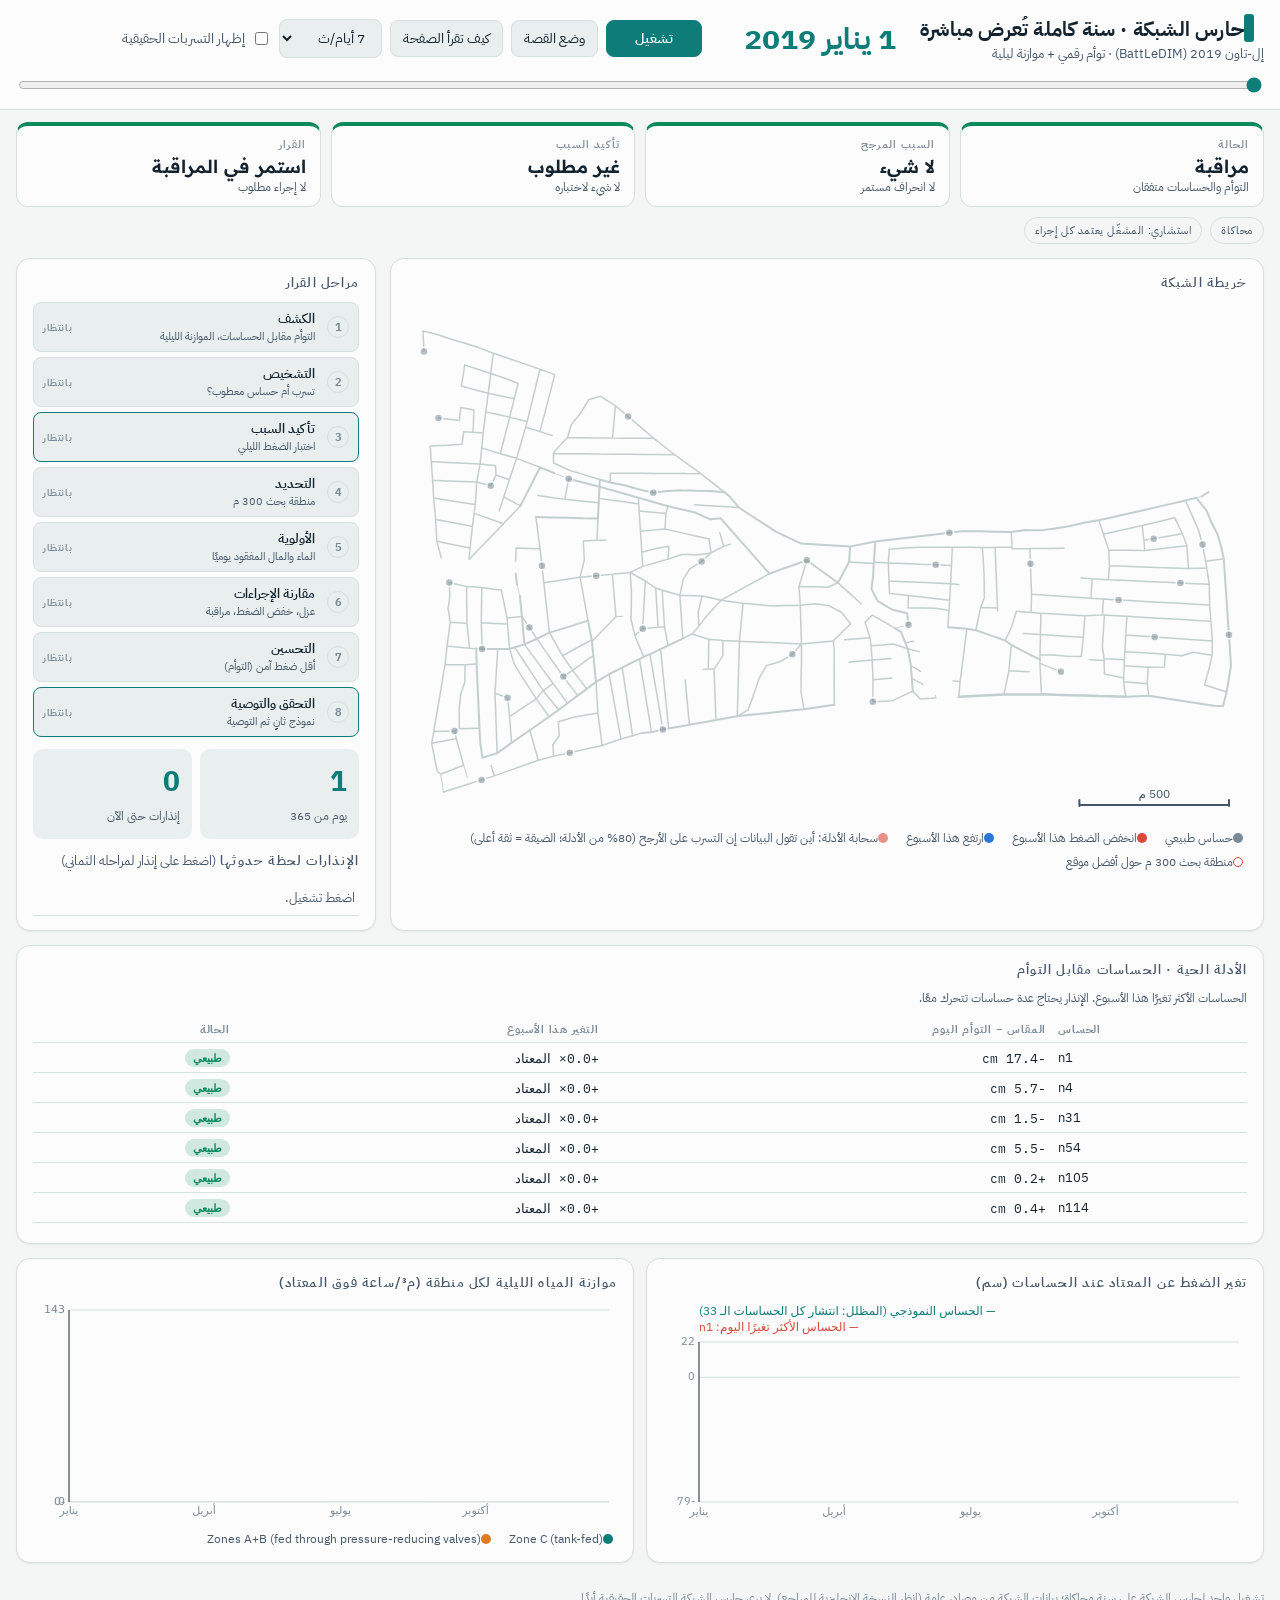
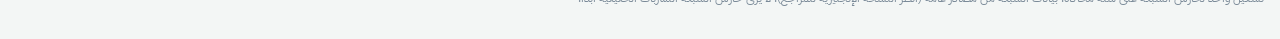
<file: replay_ar.html>
<!doctype html>
<html lang="ar" dir="rtl"><head><meta charset="utf-8"><meta name="viewport" content="width=device-width,initial-scale=1">
<title>إعادة حارس الشبكة</title>
<link rel="preconnect" href="https://fonts.googleapis.com"><link href="https://fonts.googleapis.com/css2?family=IBM+Plex+Sans:wght@400;500;600;700&family=IBM+Plex+Sans+Arabic:wght@400;600&family=IBM+Plex+Mono:wght@400;500&family=Readex+Pro:wght@500;600;700&display=swap" rel="stylesheet">
<style>
:root{--bg:#F3F6F5;--panel:#FBFCFB;--ink:#13222F;--ink2:#45566A;--muted:#7A8A98;--line:#D6E0DF;--pipe:#C3CFCE;
--drop:#D9483B;--rise:#2A78D6;--alarm:#D9483B;--hit:#0E8A5F;--miss:#E07A1F;--truth:#6250D6;--accent:#0E7C78;--card:#E8EFEE;--onaccent:#FFFFFF;--warn:#C9971A}
@media (prefers-color-scheme: dark){:root:not([data-theme="light"]){--bg:#0D1B2A;--panel:#13263A;--ink:#EEF4F3;--ink2:#B4C7CC;--muted:#7F96A3;--line:#2A4862;--pipe:#2F4B63;
--drop:#F06A5A;--rise:#5AA2F0;--alarm:#F06A5A;--hit:#3CC48A;--miss:#F0A040;--truth:#A99CF5;--accent:#3CC4BC;--card:#1A3149;--onaccent:#0D1B2A;--warn:#F2C14E}}
:root[data-theme="dark"]{--bg:#0D1B2A;--panel:#13263A;--ink:#EEF4F3;--ink2:#B4C7CC;--muted:#7F96A3;--line:#2A4862;--pipe:#2F4B63;
--drop:#F06A5A;--rise:#5AA2F0;--alarm:#F06A5A;--hit:#3CC48A;--miss:#F0A040;--truth:#A99CF5;--accent:#3CC4BC;--card:#1A3149;--onaccent:#0D1B2A;--warn:#F2C14E}
*{box-sizing:border-box} body{margin:0;background:var(--bg);color:var(--ink);font-family:"IBM Plex Sans Arabic","IBM Plex Sans",system-ui,"Segoe UI",sans-serif;font-variant-numeric:tabular-nums}
h1,h2,.date,.big,.kpi b{font-family:"IBM Plex Sans Arabic","Readex Pro",system-ui,sans-serif}
header{display:flex;flex-wrap:wrap;gap:12px 24px;align-items:center;padding:14px 16px;border-bottom:1px solid var(--line);background:var(--panel)}
h1{font-size:20px;margin:0;letter-spacing:.2px} .brand{width:10px;height:28px;border-radius:3px;background:var(--accent);display:inline-block;margin-right:10px;vertical-align:-6px} .sub{color:var(--ink2);font-size:13px}
.date{font-size:30px;font-weight:700;color:var(--accent);font-variant-numeric:tabular-nums;min-width:170px}
.controls{display:flex;gap:8px;align-items:center;flex-wrap:wrap}
button,select{font:inherit;font-size:14px;padding:7px 12px;border-radius:8px;border:1px solid var(--line);background:var(--card);color:var(--ink);cursor:pointer}
button.primary{background:var(--accent);border-color:var(--accent);color:var(--onaccent);font-weight:600;min-width:96px}
label.sw{display:flex;gap:6px;align-items:center;font-size:14px;color:var(--ink2);cursor:pointer}
.scrub{flex:1 1 300px;display:flex;align-items:center;gap:8px} input[type=range]{width:100%;accent-color:var(--accent)}
main{display:grid;grid-template-columns:minmax(0,1fr) 360px;gap:14px;padding:14px 16px;max-width:1600px;margin:0 auto}
.panel{background:var(--panel);border:1px solid var(--line);border-radius:14px;padding:14px 16px;min-width:0;box-shadow:0 1px 2px rgba(0,0,0,.06)}
.panel h2{font-size:13px;margin:0 0 10px;color:var(--ink2);font-weight:600;letter-spacing:1.2px;text-transform:uppercase}
canvas{display:block;width:100%}
.kpis{display:grid;grid-template-columns:1fr 1fr;gap:8px;margin-bottom:12px}
.kpi{background:var(--card);border-radius:10px;padding:12px} .kpi b{display:block;font-size:28px;color:var(--accent);font-variant-numeric:tabular-nums} .kpi span{font-size:12px;color:var(--ink2)}
.log{max-height:420px;overflow:auto;font-size:13px} .ev{padding:8px 4px;border-bottom:1px solid var(--line)} .ev:first-child{animation:flash 1.2s}
@keyframes flash{from{background:color-mix(in srgb,var(--alarm) 25%,transparent)}to{background:transparent}}
.ev .d{color:var(--muted);font-variant-numeric:tabular-nums} .ok{color:var(--hit);font-weight:600} .bad{color:var(--miss);font-weight:600}
.legend{display:flex;flex-wrap:wrap;gap:6px 14px;font-size:12px;color:var(--ink2);margin-top:8px} .dot{display:inline-block;width:10px;height:10px;border-radius:50%;margin-right:4px;vertical-align:-1px}
.charts{grid-column:1/-1;display:grid;grid-template-columns:1fr 1fr;gap:12px}
.note{font-size:12px;color:var(--muted);padding:0 16px 20px}
.ev{cursor:pointer} .ev:hover{background:var(--card)}
.strip{display:flex;gap:6px;align-items:stretch;padding:10px 16px;border-bottom:1px solid var(--line);background:var(--panel);overflow-x:auto}
.strip .lab{font-size:12px;color:var(--ink2);min-width:150px;max-width:190px;align-self:center} .chip{flex:1 1 0;min-width:78px;border-radius:8px;padding:6px 8px;background:var(--card);color:var(--muted);font-size:12px;line-height:1.25;border:1px solid var(--line);transition:all .3s}
.chip b{display:block;font-size:13px} .chip.on{background:var(--accent);border-color:var(--accent);color:#fff} .chip.ok{background:var(--hit);border-color:var(--hit);color:#fff} .chip.bad{background:var(--miss);border-color:var(--miss);color:#fff} .chip.plan{opacity:.55;border-style:dashed}
#toast{position:fixed;right:16px;bottom:16px;max-width:360px;background:var(--panel);border:1px solid var(--line);border-left:5px solid var(--alarm);border-radius:10px;padding:12px 14px;font-size:14px;box-shadow:0 6px 24px rgba(0,0,0,.25);opacity:0;transform:translateY(10px);transition:all .3s;pointer-events:none;z-index:8}
#toast.show{opacity:1;transform:none}
.big{font-size:40px;font-weight:700;font-variant-numeric:tabular-nums;color:var(--accent)} .sumgrid{display:grid;grid-template-columns:repeat(auto-fit,minmax(150px,1fr));gap:12px;margin:14px 0}
#detail{position:fixed;inset:0;background:rgba(0,0,0,.45);display:none;align-items:center;justify-content:center;padding:16px;z-index:9}
#detail .card{background:var(--panel);color:var(--ink);border-radius:12px;max-width:640px;width:100%;max-height:90vh;overflow:auto;padding:20px 22px;border:1px solid var(--line)}
.stage{display:grid;grid-template-columns:34px 1fr;gap:10px;padding:10px 0;border-bottom:1px solid var(--line)} .stage .n{width:28px;height:28px;border-radius:50%;display:grid;place-items:center;font-weight:700;font-size:13px;color:#fff}
.stage b{display:block;font-size:14px} .stage span{font-size:13px;color:var(--ink2)} .grp{font-size:12px;letter-spacing:1px;text-transform:uppercase;color:var(--accent);margin-top:12px;font-weight:700}
.mapwrap{position:relative}
/* console layout (ideas from the stage-1 live simulator): status tiles, Arabic labels, decision pipeline, honesty badges */
.ar{font-family:"IBM Plex Sans Arabic","IBM Plex Sans",Tahoma,sans-serif;font-weight:400;color:var(--muted);text-transform:none;letter-spacing:0;margin-left:6px}
.mono{font-family:"IBM Plex Mono",ui-monospace,Menlo,monospace;font-variant-numeric:tabular-nums}
.status{display:grid;grid-template-columns:repeat(4,minmax(0,1fr));gap:10px;padding:12px 16px 0;max-width:1600px;margin:0 auto}
.tile{background:var(--panel);border:1px solid var(--line);border-radius:12px;padding:10px 14px;min-width:0;border-top:4px solid var(--line);transition:border-color .3s}
.tile .k{font-size:11px;letter-spacing:1px;text-transform:uppercase;color:var(--muted);font-weight:600} .tile .v{font-size:18px;font-weight:600;margin-top:2px;font-family:"Readex Pro","IBM Plex Sans",sans-serif} .tile .s{font-size:12px;color:var(--ink2)}
.tile[data-tone="ok"]{border-top-color:var(--hit)} .tile[data-tone="warn"]{border-top-color:var(--warn)} .tile[data-tone="bad"]{border-top-color:var(--alarm)} .tile[data-tone="info"]{border-top-color:var(--accent)}
.badges{display:flex;gap:8px;flex-wrap:wrap;padding:10px 16px 0;max-width:1600px;margin:0 auto} .badge{font-size:11px;letter-spacing:.6px;text-transform:uppercase;border:1px solid var(--line);border-radius:99px;padding:4px 10px;color:var(--ink2)}
.stages{list-style:none;margin:0 0 12px;padding:0;display:flex;flex-direction:column;gap:5px}
.stages .stage{display:grid;grid-template-columns:26px minmax(0,1fr) auto;gap:8px;align-items:center;padding:6px 9px;border:1px solid var(--line);border-radius:8px;background:var(--card);transition:all .3s}
.stages .stage .n{width:22px;height:22px;border-radius:50%;display:grid;place-items:center;font-size:11px;border:1px solid var(--line);color:var(--muted);font-family:"IBM Plex Mono",monospace}
.stages .stage .t{font-weight:600;font-size:13px} .stages .stage .d{font-size:11px;color:var(--ink2)} .stages .stage .st{font-size:10px;letter-spacing:.6px;text-transform:uppercase;font-weight:600;color:var(--muted);text-align:right}
.stages .stage.key{border-color:var(--accent)} .stages .stage[data-s="done"] .n{background:var(--accent);color:var(--onaccent);border-color:var(--accent)} .stages .stage[data-s="done"] .st{color:var(--accent)}
.stages .stage[data-s="active"]{border-color:var(--warn)} .stages .stage[data-s="active"] .n{border-color:var(--warn);color:var(--warn)} .stages .stage[data-s="active"] .st{color:var(--warn)}
.stages .stage[data-s="bad"] .n{background:var(--miss);color:#fff;border-color:var(--miss)} .stages .stage[data-s="bad"] .st{color:var(--miss)} .stages .stage[data-s="skip"]{opacity:.55}
.ws{width:100%;border-collapse:collapse;font-size:13px;margin:6px 0} .ws th{font-size:10.5px;text-transform:uppercase;letter-spacing:.8px;color:var(--muted);text-align:right;padding:5px 6px;border-bottom:1px solid var(--line)}
.ws td{padding:5px 6px;border-bottom:1px solid var(--line);text-align:right;font-family:"IBM Plex Mono",monospace;font-size:12.5px} .ws th:first-child,.ws td:first-child{text-align:left;font-family:inherit}
.ws tr.pick td{background:color-mix(in srgb,var(--accent) 12%,transparent)}
.pill{display:inline-block;font-size:10.5px;font-weight:600;padding:2px 8px;border-radius:99px;font-family:"IBM Plex Sans",sans-serif}
.pill.ok{background:color-mix(in srgb,var(--hit) 18%,transparent);color:var(--hit)} .pill.bad{background:color-mix(in srgb,var(--miss) 20%,transparent);color:var(--miss)} .pill.watch{background:color-mix(in srgb,var(--warn) 20%,transparent);color:var(--warn)}
.reccard{margin-top:12px;border:1px solid var(--accent);border-radius:12px;padding:12px 14px;background:color-mix(in srgb,var(--accent) 8%,var(--panel))} .reccard .big{font-size:18px;font-weight:600;font-family:"Readex Pro","IBM Plex Sans",sans-serif}
@media (max-width:900px){.status{grid-template-columns:repeat(2,minmax(0,1fr))}}
#story{position:absolute;left:12px;bottom:12px;width:calc(100% - 24px);max-width:520px;background:var(--panel);border:1px solid var(--line);border-left:5px solid var(--accent);border-radius:12px;padding:14px 16px;box-shadow:0 8px 28px rgba(0,0,0,.28);display:none;z-index:5}
#story .step{font-size:12px;letter-spacing:1px;text-transform:uppercase;color:var(--accent);font-weight:700} #story h3{margin:4px 0 6px;font-size:18px;font-family:"Readex Pro","IBM Plex Sans",system-ui,sans-serif}
#story p{margin:0 0 10px;font-size:14px;line-height:1.45;color:var(--ink2)} #story p b{color:var(--ink)} #story .row{display:flex;gap:8px;flex-wrap:wrap}
#tip{position:fixed;pointer-events:none;background:var(--ink);color:var(--bg);font-size:12.5px;line-height:1.35;padding:6px 9px;border-radius:7px;max-width:260px;z-index:7;display:none;box-shadow:0 4px 14px rgba(0,0,0,.25)}
#tip b{font-weight:700}
.howgrid{display:grid;grid-template-columns:28px 1fr;gap:9px 10px;align-items:start;font-size:14px;color:var(--ink2);margin:10px 0} .howgrid b{color:var(--ink)}
.sym{width:22px;height:22px;display:grid;place-items:center}
@media (max-width:900px){main{grid-template-columns:1fr}.charts{grid-template-columns:1fr}}
@media (max-width:700px){.strip{flex-wrap:wrap}.strip .lab{flex:1 0 100%;min-width:0;max-width:none}#toast{left:12px;right:12px;max-width:none}.chip{flex:1 0 calc(25% - 6px);padding:5px 6px;font-size:11px}.chip b{font-size:12px}
  #story{position:static;margin-top:10px;max-width:none;width:auto;box-shadow:none}.date{font-size:24px;min-width:0}header{padding:12px}main{padding:12px;gap:12px}}
@media (min-width:1500px){body{font-size:17px}.legend,.ev,.log{font-size:14px}.chip{font-size:13px}.chip b{font-size:15px}.panel h2{font-size:15px}.kpi span{font-size:14px}#story p{font-size:16px}#story h3{font-size:22px}}
</style></head><body>
<header>
  <div><h1><span class="brand"></span>حارس الشبكة · سنة كاملة تُعرض مباشرة</h1><div class="sub" id="sub">إل-تاون 2019 · توأم رقمي + موازنة ليلية</div></div>
  <div class="date" id="date">-</div>
  <div class="controls">
    <button class="primary" id="play">تشغيل</button>
    <button id="storyBtn" title="تعرض السنة وتتوقف عند لحظات مهمة مع شرح">وضع القصة</button>
    <button id="helpBtn" title="معنى الخريطة والألوان والرسوم">كيف تقرأ الصفحة</button>
    <select id="speed" aria-label="السرعة"><option value="1">يوم/ث</option><option value="3">3 أيام/ث</option><option value="7" selected>7 أيام/ث</option><option value="15">15 يومًا/ث</option></select>
    <label class="sw"><input type="checkbox" id="truth"> إظهار التسربات الحقيقية</label>
  </div>
  <div class="scrub"><input type="range" id="day" min="0" value="0" aria-label="يوم السنة"></div>
</header>
<section class="status" aria-label="الحالة الآن">
  <div class="tile" id="tState"><div class="k">الحالة</div><div class="v">مراقبة</div><div class="s">التوأم والحساسات متفقان</div></div>
  <div class="tile" id="tCause"><div class="k">السبب المرجح</div><div class="v">لا شيء</div><div class="s">لا انحراف مستمر</div></div>
  <div class="tile" id="tConf"><div class="k">تأكيد السبب</div><div class="v">غير مطلوب</div><div class="s">لا شيء لاختباره</div></div>
  <div class="tile" id="tDec"><div class="k">القرار</div><div class="v">استمر في المراقبة</div><div class="s">لا إجراء مطلوب</div></div>
</section>
<div class="badges"><span class="badge">محاكاة</span><span class="badge">استشاري: المشغّل يعتمد كل إجراء</span></div>
<div id="toast"></div><div id="tip"></div>
<main>
  <section class="panel"><h2>خريطة الشبكة</h2><div class="mapwrap"><canvas id="map" height="620"></canvas><div id="story" role="status" aria-live="polite"></div></div>
    <div class="legend"><span><span class="dot" style="background:var(--muted)"></span>حساس طبيعي</span><span><span class="dot" style="background:var(--drop)"></span>انخفض الضغط هذا الأسبوع</span>
      <span><span class="dot" style="background:var(--rise)"></span>ارتفع هذا الأسبوع</span>
      <span><span class="dot" style="background:var(--alarm);opacity:.6"></span>سحابة الأدلة: أين تقول البيانات إن التسرب على الأرجح (80% من الأدلة؛ الضيقة = ثقة أعلى)</span>
      <span><span class="dot" style="border:1.5px solid var(--alarm);background:none"></span>منطقة بحث 300 م حول أفضل موقع</span>
      <span id="lgT" hidden><span class="dot" style="background:var(--truth)"></span>تسرب حقيقي (مخفي عن حارس الشبكة)</span></div></section>
  <aside class="panel">
    <h2>مراحل القرار</h2><ol class="stages" id="stages"></ol>
    <div class="kpis">
      <div class="kpi"><b id="kDay">0</b><span>يوم من 365</span></div>
      <div class="kpi"><b id="kAl">0</b><span>إنذارات حتى الآن</span></div>
      <div class="kpi" id="kT1" hidden><b id="kRun">0</b><span>تسربات حقيقية قائمة</span></div>
      <div class="kpi" id="kT2" hidden><b id="kHit">0</b><span>إنذارات ضمن 300 م من تسرب حقيقي</span></div>
    </div>
    <h2>الإنذارات لحظة حدوثها <span style="font-weight:400;text-transform:none;letter-spacing:0">(اضغط على إنذار لمراحله الثماني)</span></h2><div class="log" id="log"><div class="ev sub">اضغط تشغيل.</div></div>
  </aside>
  <section class="panel" style="grid-column:1/-1"><h2>الأدلة الحية · الحساسات مقابل التوأم</h2><div class="sub" style="font-size:12px;margin-bottom:4px">الحساسات الأكثر تغيرًا هذا الأسبوع. الإنذار يحتاج عدة حساسات تتحرك معًا.</div><div style="overflow-x:auto"><table class="ws" id="evid"></table></div></section>
  <div class="charts">
    <section class="panel"><h2>تغير الضغط عن المعتاد عند الحساسات (سم)</h2><canvas id="cRes" height="220"></canvas></section>
    <section class="panel"><h2>موازنة المياه الليلية لكل منطقة (م³/ساعة فوق المعتاد)</h2><canvas id="cFlow" height="220"></canvas><div class="legend" id="lgFlow"></div></section>
  </div>
</main>
<p class="note"><span id="credit">تشغيل واحد لحارس الشبكة على بيانات BattLeDIM لإل-تاون 2019 (Vrachimis وآخرون 2022، Zenodo 4017659، CC BY 4.0).</span> لا يرى حارس الشبكة التسربات الحقيقية أبدًا.</p>
<div id="detail" role="dialog" aria-modal="true"><div class="card" id="dcard"></div></div>
<script src="replay_data.js"></script>
<script>
const D=window.REPLAY, N=D.days.length, $=id=>document.getElementById(id), bd=s=>"\u2066"+s+"\u2069";   // dates read left to right inside Arabic text
const css=v=>getComputedStyle(document.documentElement).getPropertyValue(v).trim();
const TXY=Object.fromEntries((window.REPLAY.truth||[]).map(t=>[t.pipe,t.xy]));
const LABEL={new:"تسرب جديد (نمط ضغط)",growth:"تسرب معروف كبر",relocate:"تصحيح الموقع",flow:"الموازنة الليلية"};
let day=0, playing=false, last=0, acc=0, focus=null, story=null;   // story: index of the next story moment, null when off
$("day").max=N-1;
// ---------- map geometry ----------
const xs=D.pipes.flatMap(p=>[p[0],p[2]]), ys=D.pipes.flatMap(p=>[p[1],p[3]]);
const X0=Math.min(...xs),X1=Math.max(...xs),Y0=Math.min(...ys),Y1=Math.max(...ys);
function fit(cv,hh){const r=window.devicePixelRatio||1,w=cv.clientWidth,h=hh||cv.height/ (cv._r||1);cv._r=r;cv.width=w*r;cv.height=h*r;cv.style.height=h+"px";
  const ctx=cv.getContext("2d");ctx.setTransform(r,0,0,r,0,0);return [ctx,w,h];}
function proj(w,h){const pad=16,s=Math.min((w-2*pad)/(X1-X0),(h-2*pad)/(Y1-Y0));const ox=(w-s*(X1-X0))/2,oy=(h-s*(Y1-Y0))/2;
  return {s,p:(x,y)=>[ox+(x-X0)*s,h-(oy+(y-Y0)*s)]};}
function resColor(z){if(Math.abs(z)<3.5)return css("--muted");const c=Math.min(1,(Math.abs(z)-3.5)/4+.4);return z<0?mix(css("--drop"),c):mix(css("--rise"),c);}   // grey unless it changed this week
function mix(hex,a){const n=parseInt(hex.slice(1),16),g=css("--muted"),m=parseInt(g.slice(1),16);
  const f=(s)=>Math.round(((n>>s)&255)*a+((m>>s)&255)*(1-a));return `rgb(${f(16)},${f(8)},${f(0)})`;}
const mapH=w=>{const top=$("map").getBoundingClientRect().top+scrollY;   // fits phones and 720p projectors: measured from where the map starts
  return Math.round(Math.min(620,w*(Y1-Y0)/(X1-X0)+40,Math.max(300,innerHeight-top-70)));};
function drawMap(){const cv=$("map");const [c,w,h]=fit(cv,mapH(cv.clientWidth));const {s,p}=proj(w,h);c.clearRect(0,0,w,h);
  c.strokeStyle=css("--pipe");c.lineCap="round";const byW={};   // pipe width follows its diameter (mm), like a utility drawing
  for(const q of D.pipes){const w=q.length>4&&q[4]?Math.min(4,Math.round((0.5+q[4]/120)*2)/2):0.8;(byW[w]=byW[w]||[]).push(q);}
  for(const [w,qs] of Object.entries(byW)){c.lineWidth=+w;c.beginPath();for(const q of qs){const a=p(q[0],q[1]),b=p(q[2],q[3]);c.moveTo(...a);c.lineTo(...b);}c.stroke();}
  const showT=$("truth").checked, d=D.days[day];
  if(showT){c.fillStyle=css("--truth");for(const t of D.truth){if(t.start<=d&&d<=t.end){const [x,y]=p(...t.xy),r=4+t.max/4;
    c.globalAlpha=.9;c.beginPath();c.moveTo(x,y-r);c.lineTo(x+r,y);c.lineTo(x,y+r);c.lineTo(x-r,y);c.closePath();c.fill();}}c.globalAlpha=1;}
  const res=D.chg[day];D.sxy.forEach((q,i)=>{const [x,y]=p(...q),z=res[i],on=Math.abs(z)>=3.5;c.fillStyle=resColor(z);c.globalAlpha=on?1:.55;c.beginPath();c.arc(x,y,on?5+Math.min(4,(Math.abs(z)-3.5)/1.5):4,0,7);c.fill();c.globalAlpha=1;
    c.strokeStyle=css("--panel");c.lineWidth=1.5;c.stroke();});
  {const top=D.sxy.map((q,i)=>[Math.abs(res[i]),i]).filter(v=>v[0]>=3.5).sort((u,v)=>v[0]-u[0]).slice(0,5);c.font="11px 'IBM Plex Mono',monospace";c.textAlign="left";c.textBaseline="middle";
   for(const [,i] of top){const [x,y]=p(...D.sxy[i]),r=D.res[day][i],t=(r>=0?"+":"")+(r==null?"–":r.toFixed(1))+" cm",tw=c.measureText(t).width+8;
     c.fillStyle=css("--panel");c.globalAlpha=.9;c.fillRect(x+8,y-9,tw,18);c.globalAlpha=1;c.strokeStyle=resColor(res[i]);c.lineWidth=1;c.strokeRect(x+8,y-9,tw,18);c.fillStyle=css("--ink");c.fillText(t,x+12,y);}}
  D.alarms.forEach((a,k)=>{if(a.day>d)return;const [x,y]=p(...a.xy),age=(Date.parse(d)-Date.parse(a.day))/864e5;
    if(age<30&&a.cloud){const pm=a.cloud[0][2];c.fillStyle=css("--alarm");   // evidence cloud: where Guardian's evidence says the leak probably is
      for(const [cx,cy,pp] of a.cloud){const [qx,qy]=p(cx,cy);c.globalAlpha=(age<5?.75:.35)*Math.max(.12,Math.sqrt(pp/pm));c.beginPath();c.arc(qx,qy,Math.max(3,70*s),0,7);c.fill();}
      c.globalAlpha=1;}
    if(age<30){c.fillStyle=css("--alarm");c.globalAlpha=a.cloud?0:(age<5?.22:.08);c.beginPath();c.arc(x,y,300*s,0,7);c.fill();c.globalAlpha=age<5?.9:.45;
      c.strokeStyle=css("--alarm");c.lineWidth=1.2;c.setLineDash([]);c.stroke();c.globalAlpha=1;   // search area (300 m) for recent alarms
      if(showT&&a.near&&TXY[a.near]){const [lx,ly]=p(...TXY[a.near]),col=a.hit?css("--hit"):css("--miss");   // how far the real leak was
        c.strokeStyle=col;c.lineWidth=2;c.setLineDash([5,4]);c.beginPath();c.moveTo(x,y);c.lineTo(lx,ly);c.stroke();c.setLineDash([]);
        const mx=(x+lx)/2,my=(y+ly)/2,t=a.dist+" m";c.font="bold 12px 'IBM Plex Sans',system-ui";const tw=c.measureText(t).width+8;
        c.fillStyle=css("--panel");c.fillRect(mx-tw/2,my-9,tw,18);c.strokeStyle=col;c.lineWidth=1;c.strokeRect(mx-tw/2,my-9,tw,18);
        c.fillStyle=col;c.textAlign="center";c.textBaseline="middle";c.fillText(t,mx,my);}}
    if(age<5){c.strokeStyle=css("--alarm");c.lineWidth=2;c.globalAlpha=1-age/5;c.beginPath();c.arc(x,y,6+age*6,0,7);c.stroke();c.globalAlpha=1;}
    c.fillStyle=showT?(a.hit?css("--hit"):css("--miss")):css("--alarm");c.beginPath();c.arc(x,y,7,0,7);c.fill();
    c.fillStyle="#fff";c.font="bold 9px system-ui";c.textAlign="center";c.textBaseline="middle";c.fillText(k+1,x,y+.5);});
  const lastA=focus!=null?D.alarms[focus]:D.alarms.filter(a=>a.day<=d).pop();if(lastA&&lastA.day<=d){const [x,y]=p(...lastA.xy);c.strokeStyle=css("--ink");c.lineWidth=2;c.beginPath();c.arc(x,y,11,0,7);c.stroke();}
  const sb=500*s,bx=w-sb-18,by=h-16;c.strokeStyle=css("--ink2");c.fillStyle=css("--ink2");c.lineWidth=2;c.beginPath();c.moveTo(bx,by);c.lineTo(bx+sb,by);c.moveTo(bx,by-5);c.lineTo(bx,by+1);c.moveTo(bx+sb,by-5);c.lineTo(bx+sb,by+1);c.stroke();
  c.font="12px 'IBM Plex Sans',system-ui";c.textAlign="center";c.textBaseline="bottom";c.fillText("500 م",bx+sb/2,by-4);}
// ---------- charts (drawn up to the current day) ----------
function chart(id,series,colors,unit,marks){const cv=$(id);const [c,w,h]=fit(cv);c.clearRect(0,0,w,h);
  const L=36,B=20,T=8,Rr=8,all=series.flat().filter(v=>v!=null&&isFinite(v));let lo=Math.min(0,...all),hi=Math.max(0,...all);if(hi-lo<1){hi+=.5;lo-=.5;}
  const X=i=>L+(w-L-Rr)*i/(N-1),Y=v=>T+(h-T-B)*(hi-v)/(hi-lo);
  c.strokeStyle=css("--line");c.fillStyle=css("--muted");c.font="11px system-ui";c.lineWidth=1;
  for(const v of [lo,0,hi]){const y=Y(v);c.beginPath();c.moveTo(L,y);c.lineTo(w-Rr,y);c.stroke();c.textAlign="right";c.textBaseline="middle";c.fillText(v.toFixed(0),L-4,y);}
  c.textAlign="center";c.textBaseline="top";["يناير","أبريل","يوليو","أكتوبر"].forEach((m,i)=>c.fillText(m,X(Math.round(i*N/4)),h-B+4));
  for(const a of marks){const i=D.days.indexOf(a.day);if(i<0||i>day)continue;c.strokeStyle=css("--alarm");c.globalAlpha=.35;c.beginPath();c.moveTo(X(i),T);c.lineTo(X(i),h-B);c.stroke();}c.globalAlpha=1;
  series.forEach((s,k)=>{c.strokeStyle=colors[k];c.lineWidth=colors.length>4?1:2;c.globalAlpha=colors.length>4?.55:1;c.beginPath();let up=false;
    for(let i=0;i<=day;i++){const v=s[i];if(v==null||!isFinite(v)){up=false;continue;}const p=[X(i),Y(v)];up?c.lineTo(...p):c.moveTo(...p);up=true;}c.stroke();});c.globalAlpha=1;
  c.strokeStyle=css("--ink");c.lineWidth=1;c.beginPath();c.moveTo(X(day),T);c.lineTo(X(day),h-B);c.stroke();}
const q=(a,f)=>{const b=a.filter(v=>v!=null).sort((x,y)=>x-y);return b.length?b[Math.min(b.length-1,Math.floor(f*(b.length-1)))]:null;};
const BAND={lo:D.res.map(r=>q(r,0)),q1:D.res.map(r=>q(r,.25)),med:D.res.map(r=>q(r,.5)),q3:D.res.map(r=>q(r,.75)),hi:D.res.map(r=>q(r,1))};
const worst=D.res.map(r=>r.reduce((m,v,j)=>Math.abs(v)>Math.abs(r[m])?j:m,0));
const flowSeries=D.zones.map((z,k)=>D.flow.map(r=>r[k]==null?null:r[k]-D.norm[z]));
function bandChart(id){const cv=$(id);const [c,w,h]=fit(cv);c.clearRect(0,0,w,h);
  const L=36,B=20,T=40,Rr=8;let lo=Math.min(0,...BAND.lo.filter(v=>v!=null)),hi=Math.max(2,...BAND.hi.filter(v=>v!=null));
  const X=i=>L+(w-L-Rr)*i/(N-1),Y=v=>T+(h-T-B)*(hi-v)/(hi-lo);
  c.strokeStyle=css("--line");c.fillStyle=css("--muted");c.font="11px 'IBM Plex Sans',system-ui";c.lineWidth=1;
  for(const v of [lo,0,hi]){const y=Y(v);c.beginPath();c.moveTo(L,y);c.lineTo(w-Rr,y);c.stroke();c.textAlign="right";c.textBaseline="middle";c.fillText(v.toFixed(0),L-4,y);}
  c.textAlign="center";c.textBaseline="top";["يناير","أبريل","يوليو","أكتوبر"].forEach((m,i)=>c.fillText(m,X(Math.round(i*N/4)),h-B+4));
  for(const a of D.alarms){const i=D.days.indexOf(a.day);if(i<0||i>day)continue;c.strokeStyle=css("--alarm");c.globalAlpha=.25;c.beginPath();c.moveTo(X(i),T);c.lineTo(X(i),h-B);c.stroke();}c.globalAlpha=1;
  const area=(A,Bv,alpha)=>{c.fillStyle=css("--accent");c.globalAlpha=alpha;c.beginPath();for(let i=0;i<=day;i++)c.lineTo(X(i),Y(A[i]));for(let i=day;i>=0;i--)c.lineTo(X(i),Y(Bv[i]));c.closePath();c.fill();c.globalAlpha=1;};
  area(BAND.lo,BAND.hi,.10);area(BAND.q1,BAND.q3,.28);
  const line=(f,col,lw)=>{c.strokeStyle=col;c.lineWidth=lw;c.beginPath();for(let i=0;i<=day;i++){const p=[X(i),Y(f(i))];i?c.lineTo(...p):c.moveTo(...p);}c.stroke();};
  line(i=>D.res[i][worst[day]],css("--alarm"),1.2);line(i=>BAND.med[i],css("--accent"),2.4);
  c.strokeStyle=css("--ink");c.lineWidth=1;c.beginPath();c.moveTo(X(day),T);c.lineTo(X(day),h-B);c.stroke();
  c.font="12px 'IBM Plex Sans',system-ui";c.textAlign="left";c.textBaseline="top";c.fillStyle=css("--accent");c.fillText(`— الحساس النموذجي (المظلل: انتشار كل الحساسات الـ ${D.sensors.length})`,L,4);
  c.fillStyle=css("--alarm");c.fillText("— الحساس الأكثر تغيرًا اليوم: "+D.sensors[worst[day]],L,20);}
function drawCharts(){bandChart("cRes");
  chart("cFlow",flowSeries,FCOL(),"m3/h",D.alarms.filter(a=>a.kind==="flow"));
  $("lgFlow").innerHTML=D.zones.map((z,k)=>`<span><span class="dot" style="background:${FCOL()[k]}"></span>${ZNAME[z]||z}</span>`).join("");}
const FCOL=()=>D.zones.map((_,k)=>[css("--accent"),css("--miss"),css("--hit")][k%3]);
const ZNAME=Object.keys(D.zone_names||{}).length?D.zone_names:(D.zones.length===1?{[D.zones[0]]:"الشبكة كاملة"}:{zone0:"المنطقة C (يغذيها الخزان)",zone1:"المنطقتان A+B (تُغذّيان عبر صمامات خفض الضغط)"});
// ---------- panel ----------
function drawPanel(){const d=D.days[day],showT=$("truth").checked,seen=D.alarms.filter(a=>a.day<=d);
  $("date").textContent=new Date(d).toLocaleDateString("ar-u-nu-latn",{day:"numeric",month:"short",year:"numeric"});$("kDay").textContent=day+1;$("kAl").textContent=seen.length;
  ["kT1","kT2","lgT"].forEach(i=>$(i).hidden=!showT);
  $("kRun").textContent=D.truth.filter(t=>t.start<=d&&d<=t.end).length;$("kHit").textContent=seen.filter(a=>a.hit).length+" / "+seen.length;
  const html=seen.slice().reverse().map((a,i)=>{const k=D.alarms.indexOf(a)+1;
    const t=showT?(a.hit?` <span class="ok">✓ ${a.dist} م من التسرب الحقيقي ${a.near}</span>`:` <span class="bad">✗ مكان خاطئ</span>`):"";
    return `<div class="ev" data-k="${k-1}"><span class="d">${bd(a.day)}</span> · <b>#${k}</b> ${LABEL[a.kind]||a.kind} عند ${a.node}، حوالي ${a.size} م³/ساعة.${t}</div>`;}).join("");
  if(html&&html!==$("log")._h){$("log").innerHTML=html;$("log")._h=html;}}
function drawEvidence(){const z=D.chg[day],r=D.res[day],o=z.map((v,i)=>[Math.abs(v),i]).sort((a,b)=>b[0]-a[0]).slice(0,6);
  const pill=v=>Math.abs(v)>=6?'<span class="pill bad">غير طبيعي</span>':Math.abs(v)>=3.5?'<span class="pill watch">مراقبة</span>':'<span class="pill ok">طبيعي</span>';
  $("evid").innerHTML=`<tr><th>الحساس</th><th>المقاس − التوأم اليوم</th><th>التغير هذا الأسبوع</th><th>الحالة</th></tr>`+o.map(([,i])=>`<tr><td>${D.sensors[i]}</td><td>${r[i]==null?"–":(r[i]>=0?"+":"")+r[i].toFixed(1)+" cm"}</td><td>${(z[i]>=0?"+":"")+z[i].toFixed(1)}× المعتاد</td><td>${pill(z[i])}</td></tr>`).join("");}
function draw(){drawMap();drawCharts();drawPanel();drawStrip();drawEvidence();toast();$("day").value=day;}
// ---------- process strip, pop-ups, year summary ----------
const STAGES=[["الكشف","","التوأم مقابل الحساسات، الموازنة الليلية"],["التشخيص","","تسرب أم حساس معطوب؟"],["تأكيد السبب","","اختبار الضغط الليلي",1],["التحديد","","منطقة بحث 300 م"],["الأولوية","","الماء والمال المفقود يوميًا"],["مقارنة الإجراءات","","عزل، خفض الضغط، مراقبة"],["التحسين","","أقل ضغط آمن (التوأم)"],["التحقق والتوصية","","نموذج ثانٍ ثم التوصية",1]];
$("stages").innerHTML=STAGES.map((x,i)=>`<li class="stage${x[3]?" key":""}" id="sg${i}"><div class="n">${i+1}</div><div><div class="t">${x[0]}<span class="ar">${x[1]}</span></div><div class="d">${x[2]}</div></div><div class="st">بانتظار</div></li>`).join("");
function setStage(i,st,label){const li=$("sg"+i);li.dataset.s=st;li.querySelector(".st").textContent=label||({done:"تم",active:"جارٍ",skip:"غير مطلوب",wait:"بانتظار",bad:"افحص"})[st];}
function tile(id,tone,v,sub){const t=$(id);t.dataset.tone=tone;t.querySelector(".v").textContent=v;t.querySelector(".s").textContent=sub;}
function drawStrip(){const d=D.days[day],seen=D.alarms.filter(a=>a.day<=d);const a=focus!=null&&D.alarms[focus].day<=d?D.alarms[focus]:seen[seen.length-1];
  for(let i=0;i<8;i++)setStage(i,"wait");
  const k=a?D.alarms.indexOf(a):-1,age=a?(Date.parse(d)-Date.parse(a.day))/864e5:99,cf=(a&&a.confirm)||{},ac=a&&a.act,dg=a&&a.diag;
  if(!a||age>12){tile("tState","ok","مراقبة",a?`آخر إنذار #${k+1} في ${bd(a.day)}`:"التوأم والحساسات متفقان");tile("tCause","ok","لا شيء","لا انحراف مستمر");
    tile("tConf","ok","غير مطلوب","لا شيء لاختباره");tile("tDec","ok","استمر في المراقبة","لا إجراء مطلوب");return;}
  tile("tState","bad",`إنذار #${k+1}`,`${age<1?"أُطلق اليوم":"أُطلق "+bd(a.day)} عند ${a.node}`);
  setStage(0,"done");
  if(age>=1)setStage(1,dg&&dg.single?"bad":"done",dg&&dg.single?"حساس؟":"يشبه التسرب"); else setStage(1,"active");
  tile("tCause",dg&&dg.single?"warn":"bad",dg&&dg.single?"حساس معطوب؟":(a.kind==="flow"?"تسرب (تدفق ليلي)":"تسرب"),dg?(dg.single?`التغير على ${dg.top} وحده`:`نمط على ${dg.moved} حساسات · فرضية لا إثبات`):"تطابق نمط · فرضية لا إثبات");
  if(age<1){setStage(2,"active","مخطط");tile("tConf","warn","اختبار مخطط","اختبار الضغط الليلي الليلة");}
  else if(age<4){setStage(2,"active","يُختبر");tile("tConf","warn","يُختبر","اختبار الضغط الليلي، 3 ليالٍ");}
  else if(cf.untestable){setStage(2,"skip","غير قابل للاختبار");tile("tConf","info","غير قابل للاختبار هنا","لا يصل أي تحكم بالضغط إلى هذا الموقع");}
  else if(cf.q==null){setStage(2,"active","مخطط");tile("tConf","warn","اختبار مخطط","لا قراءات اختبار بعد");}
  else if(cf.ok){setStage(2,"done","مؤكد");tile("tConf","bad","أكده الاختبار",`استجابة تشبه التسرب، ${cf.z} انحرافًا معياريًا`);}
  else{setStage(2,"bad","لم يتأكد");tile("tConf","warn","لم يتأكد",`${cf.z} انحرافًا معياريًا: أعد الفحص قبل الحفر`);}
  if(age>=4){setStage(3,"done");setStage(4,"done");}
  if(age>=5&&ac){setStage(5,"done");if(ac.ver){setStage(6,"done",ac.capped?"محدود":"تم");setStage(7,ac.ver.ok?"done":"bad",ac.ver.ok?"تحقق":"فشل");}else{setStage(6,"skip","لا تحكم");setStage(7,"done","توصية");}
    const tn={isolate:"bad",pressure:"bad",recheck:"warn",repair:"warn"}[ac.rec],sh={isolate:"اعزل وأصلح",pressure:"اخفض الضغط",recheck:"أعد الفحص، لا تحفر",repair:"جدول الإصلاح"}[ac.rec];
    tile("tDec",tn,sh,ac.rec==="pressure"&&ac.ver?shortPlan(ac.ver.plan):"المشغّل يعتمد قبل أي إجراء");}
  else tile("tDec","warn","أكّد السبب",age<4?"انتظر الاختبار الليلي":"جارٍ تقييم الخيارات");}
function shortPlan(plan){if(!plan||!plan.length)return "لم يتغير أي تحكم";const c=plan[0],m=Math.max(...c.dh.map(Math.round));return c.kind==="prv"?`${c.name} −${m} م`:`مخرج ${c.name} −${m} م (سرعة ${Math.min(...c.speed)}%)`;}
const mb=m=>`${(+m).toFixed(1)} م (${(m*0.0981).toFixed(2)} بار)`;   // utilities think in bar
const REC={recheck:"أعد الفحص: لا تحفر بعد",isolate:"اعزل المنطقة وأصلح الآن",pressure:"اخفض الضغط الآن وأصلح قريبًا",repair:"جدول الإصلاح وراقب حتى ذلك الحين"};
const pct=(a,b)=>b>0?Math.round(100*(1-a/b)):0;
function dhText(plan){if(!plan||!plan.length)return "لم يتغير أي تحكم";   // per control over the day; pumps both ways (outlet drop and speed)
  const rng=x=>{const lo=Math.min(...x),hi=Math.max(...x);return lo===hi?`${hi}`:`${lo} إلى ${hi}`;};
  return plan.map(c=>c.kind==="prv"?`خفض ضبط ${c.name} بمقدار ${rng(c.dh)} م`:`خفض ضغط مخرج ${c.name} بمقدار ${rng(c.dh.map(Math.round))} م (سرعة المضخة ${rng(c.speed)}%)`).join("، ")+"؛ بقية أدوات التحكم دون تغيير";}
const money=a=>a.prio.cost!=null?` (${a.prio.currency} ${a.prio.cost.toLocaleString("en-GB")})`:"";
let lastSeen=-1;function toast(){const d=D.days[day],n=D.alarms.filter(a=>a.day<=d).length;
  if(playing&&story==null&&n>lastSeen&&lastSeen>=0){   // story mode explains alarms in its captions insteadconst a=D.alarms[n-1];$("toast").innerHTML=`<b>إنذار #${n}</b> · ${bd(a.day)}<br>${LABEL[a.kind]||a.kind} قرب ${a.node}، حوالي ${a.size} م³/ساعة. جارٍ اختبار الضغط الليلي…`;
    $("toast").classList.add("show");clearTimeout(window._tt);window._tt=setTimeout(()=>$("toast").classList.remove("show"),2600);}lastSeen=n;}
function recLine(A){const c=r=>A.filter(a=>a.act&&a.act.rec===r).length,pv=A.filter(a=>a.act&&a.act.ver&&a.act.ver.ok);if(!pv.length)return "";
  return `<p class="sub">توصيات حارس الشبكة خلال السنة: ${c("isolate")} اعزل وأصلح الآن، ${c("pressure")} اخفض الضغط حتى الإصلاح، ${c("repair")} جدول الإصلاح، ${c("recheck")} أعد الفحص قبل الحفر. اجتازت خطط الضغط فحص النموذج الثاني في ${pv.length} إنذارًا، وخفّضت تسرباتها بمتوسط ${pct(pv.reduce((s,a)=>s+a.act.ver.m3day,0),pv.reduce((s,a)=>s+a.act.ver.m3day0,0))}% مع بقاء كل تقاطع فوق 16 م في النموذجين (15 م زائد هامش أمان 1 م).</p>`;}
function summary(){const A=D.alarms,near=A.filter(a=>a.hit),wrong=A.filter(a=>!a.hit),conf=x=>x.filter(a=>(a.confirm||{}).ok).length;
  const loss=A.reduce((s,a)=>s+a.prio.m3day,0);
  $("dcard").innerHTML=`<h2 style="margin:0 0 6px">سنة واحدة: ${D.name}</h2><div class="sub">تشغيل واحد دون أي ضبط على هذه السنة؛ والتسربات الحقيقية مخفية عن حارس الشبكة.</div>
  <div class="sumgrid"><div><div class="big">${A.length}</div>إنذارًا أُطلق</div><div><div class="big">${near.length}</div>ضمن 300 م من تسرب حقيقي</div>
  <div><div class="big">${conf(near)} / ${near.length}</div>منها أكدها اختبار الضغط الليلي</div><div><div class="big">${wrong.filter(a=>(a.confirm||{}).z!=null&&!a.confirm.ok).length} / ${wrong.length}</div>إنذارات في مكان خاطئ كشفها الاختبار قبل الحفر</div></div>${recLine(A)}
  <p class="sub">اضغط على إنذار لمراحله الثماني، أو اضغط <b>وضع القصة</b>.</p>
  <button class="primary" id="again">شاهد مرة أخرى</button> <button id="dclose">إغلاق</button>`;
  $("detail").style.display="flex";$("dclose").onclick=()=>$("detail").style.display="none";$("again").onclick=()=>{$("detail").style.display="none";day=0;lastSeen=-1;$("play").click();};}
// ---------- stages 6-8 (engine/act.py, development tool; numbers from site/export_actions.py) ----------
function curveSvg(c,plan){if(!c)return "";const P=c.points,W=520,H=170,L=40,R=44,T=14,B=26,n=P.length-1;
  const pmax=Math.max(...P.map(p=>p.pmin))+2,pmn=Math.min(c.limit-3,...P.map(p=>p.pmin)),lmax=Math.max(...P.map(p=>p.m3day))||1;
  const X=k=>L+(W-L-R)*k/Math.max(n,1),YP=v=>H-B-(v-pmn)/(pmax-pmn)*(H-T-B),YL=v=>H-B-v/lmax*(H-T-B),path=f=>P.map((p,i)=>(i?"L":"M")+X(p.step).toFixed(1)+" "+f(p).toFixed(1)).join(" ");
  const unit=c.kinds.every(k=>k==="prv")?"م":(c.kinds.every(k=>k==="pump")?"خطوات من 2% من سرعة المضخة":"خطوات");
  return `<svg viewBox="0 0 ${W} ${H}" style="width:100%;height:auto;margin-top:6px" role="img" aria-label="منحنى التحسين">
  <rect x="${L}" y="${YP(c.limit)}" width="${W-L-R}" height="${H-B-YP(c.limit)}" fill="${css("--alarm")}" fill-opacity=".08"/>
  <line x1="${L}" x2="${W-R}" y1="${YP(c.limit)}" y2="${YP(c.limit)}" stroke="${css("--alarm")}" stroke-dasharray="4 3"/>
  <text x="${W-R-2}" y="${YP(c.limit)+12}" text-anchor="end" font-size="10" fill="${css("--alarm")}">خط الأمان ${mb(c.limit)}</text>
  <path d="${path(p=>YP(p.pmin))}" fill="none" stroke="${css("--accent")}" stroke-width="2"/><path d="${path(p=>YL(p.m3day))}" fill="none" stroke="${css("--miss")}" stroke-width="2" stroke-dasharray="5 3"/>
  ${[0,Math.round(n/2),n].map(k=>`<text x="${X(k)}" y="${H-8}" text-anchor="middle" font-size="10" fill="${css("--muted")}">${k}</text>`).join("")}
  <text x="${L}" y="${T-2}" font-size="10" fill="${css("--accent")}">— أقل ضغط في أي مكان (م)</text><text x="${W-R}" y="${T-2}" text-anchor="end" font-size="10" fill="${css("--miss")}">- - فاقد التسرب (م³/يوم)</text>
  ${[pmn,pmax].map(v=>`<text x="${L-4}" y="${YP(v)+3}" text-anchor="end" font-size="10" fill="${css("--muted")}">${v.toFixed(0)}</text>`).join("")}
  ${[0,lmax].map(v=>`<text x="${W-R+4}" y="${YL(v)+3}" font-size="10" fill="${css("--muted")}">${Math.round(v)}</text>`).join("")}
  <text x="${(L+W-R)/2}" y="${H-8+0}" text-anchor="middle" font-size="10" fill="${css("--muted")}" dy="0"></text></svg>
  <div class="sub" style="font-size:11.5px">المحور الأفقي: خفض ${c.controls.join(" و")} معًا، بوحدة ${unit}. الخطة أعلاه أفضل من هذا الخط المستقيم: لكل صمام أو مضخة ولكل فترة 3 ساعات ضبطها الخاص.</div>`;}
function actStages(a,showT){const ac=a.act,g=css("--hit"),o=css("--miss"),b=css("--accent"),m=css("--muted");
  if(!ac)return st(6,m,"مقارنة الخيارات","لم تُحسب لهذا الإنذار.");
  const v=ac.ver,i=ac.iso,c0=ac.curve&&ac.curve.points[0],untest=(a.confirm||{}).untestable;
  let h=st(6,b,"مقارنة الإجراءات · الساعات 24 القادمة",`<table class="ws"><tr><th>الإجراء</th><th>الماء المفقود</th><th>أقل ضغط</th><th>انقطاع الإمداد</th></tr>
    <tr${ac.rec==="isolate"?" class='pick'":""}><td>أ · اعزل منطقة 300 م</td><td>≈ 0 م³<br><span style="font-size:10.5px">إذا كان التسرب داخلها (8 من 10 إنذارات؛ منطقة عشوائية: نحو 6 من 10)</span></td><td>–</td><td>${i.m3day} م³ · ${i.junctions} تقاطعًا${i.outside?` (${i.outside} خارجها)`:""}</td></tr>
    <tr${ac.rec==="pressure"?" class='pick'":""}><td>ب · اخفض الضغط${v?" (متحقق منه)":""}</td><td>${v?`${v.m3day} م³ (−${pct(v.m3day,v.m3day0)}%)`:"غير ممكن هنا"}</td><td>${v?mb(v.pmin):"–"}</td><td>0 م³</td></tr>
    <tr${ac.rec==="repair"||ac.rec==="recheck"?" class='pick'":""}><td>ج · راقب وأرسل فريقًا</td><td>${ac.monitor} م³${a.prio.cost!=null?`<br><span style="font-size:10.5px">${a.prio.currency} ${a.prio.cost.toLocaleString("en-GB")}</span>`:""}</td><td>${c0?mb(c0.pmin):"–"}</td><td>0 م³</td></tr></table>`);
  h+=st(7,v?b:m,"التحسين: أقل ضغط آمن",v?`خطة التوأم كل 3 ساعات، وكل تقاطع على الأقل ${mb(ac.pmin+1)} (مستوى الخدمة ${ac.pmin} م + هامش أمان 1 م): ${dhText(ac.twin.plan)}. التسرب حوالي ${ac.twin.m3day0} ← ${ac.twin.m3day} م³/يوم.`+(ac.capped?` <b style="display:inline">أوقفه حد شركة المياه</b> (خفض ${ac.cap.m} م على الأكثر، والمضخات بسرعة ${Math.round(100*ac.cap.min_speed)}% على الأقل): هامش لأخطاء النموذج وتدفق الحريق والمشتركين.`:"")+curveSvg(ac.curve):"لا يغيّر أي ضبط صمام أو مضخة الضغطَ في هذا الموقع، فلا شيء لتحسينه.");
  let vt="";if(v&&v.tries_log)vt=`<table class="ws"><tr><th>المحاولة</th><th>الفائض فوق ${ac.pmin+1} م</th><th>التسرب (م³/يوم)</th><th>النتيجة</th></tr>`+v.tries_log.map(t=>`<tr><td>${t.t===1?"خطة التوأم":`تراجع ${t.t-1}×2 خطوة`}</td><td>${t.margin>=0?"+":""}${t.margin} م</td><td>${Math.round(t.m3day)}</td><td>${t.ok?'<span class="pill ok">نجح</span>':'<span class="pill bad">فشل</span>'}</td></tr>`).join("")+`</table>`;
  h+=st(8,v?(v.ok?g:o):b,"التحقق على نموذج ثانٍ",(v?`محاكاة 24 ساعة معتمدة على الضغط بأنماط الاستهلاك الخاصة بالنموذج وخزانات متحركة (التوأم يستخدم لقطات مقاسة).${vt}النهائي: ${dhText(v.plan)}؛ يحصل المشتركون على ${(100*Math.min(1,v.served)).toFixed(1)}% من مائهم.`:"لا شيء للتحقق منه.")+
    (showT&&ac.real?` <span style="color:${css("--truth")}">مفتاح الإجابة (الشبكة الحقيقية، مخفية عن حارس الشبكة): الخطة ${ac.real.ok?"تبقي كل تقاطع فوق الحد":`تنقص عن الحد بمقدار ${Math.abs(ac.real.margin)} م في مكان ما`}؛ كل التسربات الحقيقية معًا ستفقد ${ac.real.m3day} بدلًا من ${ac.real.m3day0} م³/يوم (−${pct(ac.real.m3day,ac.real.m3day0)}%).</span>`:""));
  const why={isolate:`عزل المنطقة يقطع ماءً (${i.m3day} م³/يوم) أقل مما يفقده التسرب (${ac.monitor} م³/يوم).`,pressure:v?`الخطة المتحقق منها تخفض التسرب ${pct(v.m3day,v.m3day0)}% دون أن ينزل أحد تحت ${mb(ac.pmin)}، بينما يحدد الفريق مكان التسرب (مسح صوتي) ويصلحه.`:"",
    recheck:"لم يُظهر اختبار الضغط الليلي استجابة تشبه التسرب هنا. أعد الاختبار أو افحص الحساسات قبل أن يحفر أحد.",repair:"لا يفيد أي تغيير آمن في الضغط في هذا الموقع؛ أرسل فريقًا لمسح المنطقة وخطط للإصلاح."}[ac.rec]||"";
  h+=`<div class="reccard"><div class="grp" style="margin:0">التوصية</div><div class="big">${REC[ac.rec]}${untest&&ac.rec!=="recheck"?" (امسح أولًا: لا اختبار ليلي ممكن هنا)":""}</div><div class="sub">${why}</div></div>`;
  return h;}
// ---------- the 8 stages for one alarm ----------
function st(n,col,title,text){return `<div class="stage"><div class="n" style="background:${col}">${n}</div><div><b>${title}</b><span>${text}</span></div></div>`;}
function openAlarm(k){const a=D.alarms[k],g=css("--hit"),o=css("--miss"),b=css("--accent"),m=css("--muted"),showT=$("truth").checked;playing=false;$("play").textContent="تشغيل";
  const dg=a.diag,cf=a.confirm||{};
  let h=`<h2 style="margin:0 0 4px;font-size:20px">إنذار #${k+1} · ${bd(a.day)}</h2><div class="sub">${LABEL[a.kind]||a.kind} عند التقاطع ${a.node}، المنطقة ${a.zone??"?"}</div>`;
  h+=`<div class="grp">الكشف</div>`+st(1,b,"الكشف",`استمر الاختلاف بين ضغوط التوأم المتوقعة والضغوط المقاسة بنمط يشبه التسرب، ليلتين أو أكثر. الحجم المقدّر حوالي ${a.size} م³/ساعة.`);
  h+=st(2,dg?(dg.single?o:g):m,"التشخيص",dg?(dg.single?`التغير يتركز على حساس واحد (${dg.top}). افحص هذا الحساس قبل إرسال فريق.`:`التغير ينتشر على ${dg.moved} حساسات كما يفعل التسرب، لا على حساس معطوب واحد.`)+(dg.dflow!=null?` تغيّر تدفق المنطقة الليلي بمقدار ${dg.dflow>0?"+":""}${dg.dflow} م³/ساعة في الأسبوع نفسه.`:""):"مبكر جدًا في السنة لمقارنة أسبوعين.");
  h+=`<div class="grp">الإثبات</div>`+st(3,cf.untestable?m:(cf.ok?g:o),"تأكيد السبب (اختبار الضغط الليلي)",cf.untestable?"لا يغيّر أي ضبط صمام أو مضخة الضغطَ في هذا الموقع، فلا يمكن إجراء الاختبار هنا.":(cf.q==null?`اختبار مخطط: خفض ${(cf.controls||[]).join("، ")} بنبضات 15 دقيقة ليلًا (حوالي ${cf.drop_here} م أقل هنا)؛ لا قراءات اختبار بعد.`:(cf.ok?`مؤكد. خُفّض ${(cf.controls||[]).join("، ")} بنبضات 15 دقيقة (حوالي ${cf.drop_here} م أقل هنا) من ${bd(cf.nights[0])} إلى ${bd(cf.nights[2])}: استجابت الشبكة كتسرب حساس للضغط (حوالي ${cf.q} م³/ساعة، ${cf.z} انحرافًا معياريًا فوق الضوضاء).`:`لم يتأكد. لم يُظهر اختبار النبضات من ${bd(cf.nights[0])} إلى ${bd(cf.nights[2])} استجابة تشبه التسرب هنا (${cf.z} انحرافًا معياريًا). أعد الفحص قبل الحفر.`)));
  h+=st(4,b,"التحديد",`التقاطع الأرجح ${a.node}؛ منطقة البحث: كل الأنابيب ضمن 300 م.`+(a.cloud?` تشير الأدلة إلى ${a.cloud.length} تقاطعًا تحمل 80% من الأدلة (${a.cloud.length<=15?"ضيقة: ثقة عالية":a.cloud.length<=60?"متوسطة":"واسعة: غير مؤكدة، وسّع المسح"}).`:"")+(showT?(a.hit?` <b style="display:inline;color:${g}">التسرب الحقيقي ${a.near} كان على بعد ${a.dist} م.</b>`:` <b style="display:inline;color:${o}">لا تسرب حقيقي ضمن 300 م.</b>`):""));
  h+=st(5,b,"الأولوية",`حوالي ${a.prio.m3day} م³ تُفقد يوميًا`+(a.prio.cost!=null?`، حوالي ${a.prio.cost.toLocaleString("en-GB")} ${a.prio.currency} يوميًا بسعر الماء في المدينة.`:"."));
  h+=`<div class="grp">التصرف</div>`+actStages(a,showT);
  h+=`<p class="sub" style="margin-top:12px">المراحل 2 و3 و5–8 أدوات تطوير، وليست نتائج مختبرة.</p><button id="dclose" style="margin-top:6px">إغلاق</button>`;
  $("dcard").innerHTML=h;$("detail").style.display="flex";$("dclose").onclick=()=>$("detail").style.display="none";}
$("detail").onclick=e=>{if(e.target.id==="detail")$("detail").style.display="none";};
document.addEventListener("keydown",e=>{if(e.key==="Escape"){$("detail").style.display="none";return;}
  if(e.target.closest("input,select,button")&&e.key!==" ")return;if($("detail").style.display==="flex")return;   // presenter keys: space play/pause, arrows step, s story, t truth
  if(e.key===" "){e.preventDefault();const g=$("story").style.display==="block"&&$("sGo");(g||$("play")).click();}
  else if(e.key==="ArrowRight"||e.key==="ArrowLeft"){day=Math.max(0,Math.min(N-1,day+(e.key==="ArrowRight"?1:-1)*(e.shiftKey?7:1)));draw();}
  else if(e.key==="s")startStory();else if(e.key==="t"){$("truth").checked=!$("truth").checked;$("truth").onchange();}});
$("log").onclick=e=>{const ev=e.target.closest(".ev[data-k]");if(ev)openAlarm(+ev.dataset.k);};
$("map").onclick=e=>{const r=$("map").getBoundingClientRect(),{p}=proj($("map").clientWidth,parseFloat($("map").style.height));const d=D.days[day];let best=null;
  D.alarms.forEach((a,k)=>{if(a.day>d)return;const [x,y]=p(...a.xy),dd=Math.hypot(x-(e.clientX-r.left),y-(e.clientY-r.top));if(dd<14&&(!best||dd<best[0]))best=[dd,k];});if(best){openAlarm(best[1]);return;}
  $("map").onmousemove(e);clearTimeout(window._tp);window._tp=setTimeout(()=>tipAt(null,null),2500);};
// ---------- story mode: plays the year and stops at key moments (numbers read from the data) ----------
const fmtD=s=>new Date(s).toLocaleDateString("ar-u-nu-latn",{day:"numeric",month:"short"}), sar=n=>n.toLocaleString("en-GB");
const TRUTH=Object.fromEntries(D.truth.map(t=>[t.pipe,t]));
const plusDays=(s,n)=>new Date(Date.parse(s)+n*864e5).toISOString().slice(0,10);
const YEAR={near:D.alarms.filter(a=>a.hit).length,nearOk:D.alarms.filter(a=>a.hit&&(a.confirm||{}).ok).length,
  wrong:D.alarms.filter(a=>!a.hit).length,wrongOk:D.alarms.filter(a=>!a.hit&&(a.confirm||{}).ok).length};
const MOMENTS=[   // alarm number (1-based) and how many days after it to stop, so the night test result is in
  {n:2,lag:4,title:"انفجار يُكتشف خلال يومين",text:(a,cf,t)=>`في <b>${fmtD(t.start)}</b> يبدأ الأنبوب ${a.near} بالتسرب، وسرعان ما يصل إلى حوالي ${Math.round(t.max)} م³/ساعة. في <b>${fmtD(a.day)}</b> تنخفض ${a.diag.moved} حساسات معًا فيُطلق حارس الشبكة الإنذار #2. يستجيب اختبار الضغط الليلي (${fmtD(cf.nights[0])}–${fmtD(cf.nights[2])}) كتسرب حقيقي. موقع حارس الشبكة على بعد <b>${a.dist} م</b> من التسرب الحقيقي. لو تُرك لفقد حوالي ${sar(a.prio.m3day)} م³ يوميًا ${money(a)}.`},
  {n:12,lag:4,title:"تسرب صيفي كبير يُحدد بدقة",text:(a,cf,t)=>`يبدأ الأنبوب ${a.near} بالتسرب في <b>${fmtD(t.start)}</b> ويكبر حتى حوالي ${Math.round(t.max)} م³/ساعة. يُطلق حارس الشبكة الإنذار #12 في <b>${fmtD(a.day)}</b> ويؤكده الاختبار الليلي (${cf.z} انحرافًا معياريًا فوق الضوضاء). التسرب الحقيقي على بعد <b>${a.dist} م</b>: داخل منطقة البحث 300 م. الأولوية: حوالي ${sar(a.prio.cost)} ${a.prio.currency} من المياه المحلاة يوميًا.`},
  {n:23,lag:4,title:"إنذار خاطئ يُكشف قبل الحفر",text:(a,cf,t)=>`ليس كل إنذار صحيحًا. يشير الإنذار #23 إلى التقاطع ${a.node}، لكن لا تسرب حقيقي ضمن 300 م (الأقرب، ${a.near}، بدأ ذلك اليوم على بعد ${a.dist} م). لا يجد اختبار الضغط الليلي <b>أي استجابة تشبه التسرب</b> (${cf.z} انحرافًا معياريًا)، فينصح حارس الشبكة: أعد الفحص ولا ترسل فريقًا بعد. لهذا يثبت حارس الشبكة السبب قبل الحفر.`},
  {n:25,lag:4,title:"بعد عشرة أيام: وُجد",text:(a,cf,t)=>`مع استمرار تسرب ${a.near} يتضح النمط. الإنذار #25 في <b>${fmtD(a.day)}</b> يضعه على بعد <b>${a.dist} م</b> من التسرب الحقيقي، وهذه المرة يؤكده الاختبار الليلي. خلال السنة كلها أكد الاختبار ${YEAR.nearOk} من ${YEAR.near} إنذارًا قرب تسربات حقيقية، و${YEAR.wrongOk} فقط من ${YEAR.wrong} إنذارًا في مكان خاطئ.`}];
if(D.story_auto){   // other towns: pick the moments from the data
  const A=D.alarms.map((a,k)=>({...a,k})),pick=[],used=new Set(),add=(a,title,text)=>{if(a&&!used.has(a.k)){used.add(a.k);pick.push({n:a.k+1,lag:4,title,text});}};
  const hits=A.filter(a=>a.hit);
  add(hits.find(a=>(a.confirm||{}).ok)||hits[0],"تسرب حقيقي يُكتشف",(a,cf,t)=>`يبدأ الأنبوب ${a.near} بالتسرب في <b>${fmtD(t.start)}</b> (حتى ${t.max} م³/ساعة). يُطلق حارس الشبكة الإنذار #${D.alarms.indexOf(a)+1} في <b>${fmtD(a.day)}</b>؛ أفضل موقع له على بعد <b>${a.dist} م</b> من التسرب الحقيقي.`+(cf.ok?` يؤكده اختبار الضغط الليلي.`:cf.q!=null?` لا يؤكده اختبار الضغط الليلي (${cf.z} انحرافًا معياريًا): التسربات الصغيرة يصعب إثباتها.`:""));
  add(hits.slice().sort((x,y)=>y.prio.m3day-x.prio.m3day)[0],"التسرب الأعلى كلفة",(a,cf,t)=>`الإنذار #${D.alarms.indexOf(a)+1}: حوالي ${a.prio.m3day} م³ تُفقد يوميًا. التسرب الحقيقي (${a.near}) على بعد ${a.dist} م من موقع حارس الشبكة.`);
  const wr=A.filter(a=>!a.hit); add(wr.find(a=>(a.confirm||{}).q!=null&&!a.confirm.ok)||wr[0],"ليس كل إنذار صحيحًا",(a,cf,t)=>`يشير الإنذار #${D.alarms.indexOf(a)+1} إلى ${a.node}، لكن لا تسرب حقيقي ضمن 300 م.`+(cf.q!=null&&!cf.ok?` لا يجد الاختبار الليلي استجابة تشبه التسرب.`:""));
  add(A.find(a=>a.act&&a.act.ver&&a.act.ver.ok&&a.hit&&!used.has(a.k)),"ماذا نفعل حياله",(a,cf,t)=>`للإنذار #${D.alarms.indexOf(a)+1} يحسب حارس الشبكة أقل ضغط آمن: ${dhText(a.act.ver.plan)}. بعد التحقق على نموذج ثانٍ يفقد التسرب حوالي ${a.act.ver.m3day} بدلًا من ${a.act.ver.m3day0} م³ يوميًا.`);
  pick.sort((x,y)=>x.n-y.n); MOMENTS.length=0; MOMENTS.push(...pick);
}
MOMENTS.forEach(m=>{m.k=m.n-1;m.at=D.days.indexOf(plusDays(D.alarms[m.k].day,m.lag));});
function showStory(html){$("story").innerHTML=html;$("story").style.display="block";if(innerWidth<=700)$("story").scrollIntoView({block:"nearest",behavior:"smooth"});}
function hideStory(){$("story").style.display="none";}
function storyIntro(){placeStory([X1,Y0]);showStory(`<div class="step">وضع القصة · ${MOMENTS.length} محطات</div><h3>سنة في مدينة فيها تسربات مخفية</h3>
  <p>يرى حارس الشبكة فقط ${D.sensors.length} حساس ضغط وعدادات المناطق. <b>المعينات البنفسجية</b> هي التسربات الحقيقية المخفية عن حارس الشبكة.</p>
  <div class="row"><button class="primary" id="sGo">ابدأ</button><button id="sEnd">اخرج من القصة</button></div>`);
  $("sGo").onclick=()=>{hideStory();go();};$("sEnd").onclick=endStory;}
function placeStory(xy){const st=$("story").style,cv=$("map"),{p}=proj(cv.clientWidth,parseFloat(cv.style.height)),[x,y]=p(...xy);   // corner away from the alarm
  const right=x<cv.clientWidth/2,top=y>parseFloat(cv.style.height)/2;st.left=right?"auto":"12px";st.right=right?"12px":"auto";st.top=top?"12px":"auto";st.bottom=top?"auto":"12px";}
function storyStop(i){const m=MOMENTS[i],a=D.alarms[m.k];focus=m.k;draw();placeStory(a.xy);
  showStory(`<div class="step">المحطة ${i+1} من ${MOMENTS.length} · ${fmtD(D.days[day])}</div><h3>${m.title}</h3><p>${m.text(a,a.confirm||{},TRUTH[a.near]||{})}${a.act?` <b>توصية حارس الشبكة: ${REC[a.act.rec]}.</b>`:""}</p>
  <div class="row"><button class="primary" id="sGo">${i+1<MOMENTS.length?"تابع":"شغّل حتى النهاية"}</button><button id="sOpen">مراحله الثماني</button><button id="sEnd">اخرج من القصة</button></div>`);
  $("sGo").onclick=()=>{hideStory();focus=null;story=i+1;go();};$("sOpen").onclick=()=>openAlarm(m.k);$("sEnd").onclick=endStory;}
function startStory(){story=0;focus=null;day=0;lastSeen=-1;playing=false;$("play").textContent="تشغيل";$("truth").checked=true;$("log")._h=null;$("speed").value="7";draw();storyIntro();}
function endStory(){story=null;focus=null;hideStory();draw();}
// ---------- playback ----------
function go(){playing=true;$("play").textContent="إيقاف مؤقت";last=performance.now();acc=0;requestAnimationFrame(tick);}
function tick(t){if(!playing)return;const dt=(t-last)/1000;last=t;acc+=dt*(+$("speed").value);
  const stop=story!=null&&story<MOMENTS.length?MOMENTS[story].at:-1;
  while(acc>=1&&day<N-1){day++;acc-=1;if(day===stop)break;}draw();
  if(day===stop){playing=false;$("play").textContent="تشغيل";storyStop(story);return;}
  if(day>=N-1){playing=false;$("play").textContent="إعادة";story=null;summary();return;}requestAnimationFrame(tick);}
$("play").onclick=()=>{if(day>=N-1){day=0;}hideStory();if(story!=null&&!playing)focus=null;playing=!playing;$("play").textContent=playing?"إيقاف مؤقت":"تشغيل";if(playing){last=performance.now();acc=0;requestAnimationFrame(tick);}};
$("storyBtn").onclick=startStory;
// ---------- how to read this ----------
function help(){playing=false;$("play").textContent="تشغيل";const sw=(st,inner)=>`<div class="sym"><svg width="22" height="22" viewBox="0 0 22 22" style="${st}">${inner}</svg></div>`;
  $("dcard").innerHTML=`<h2 style="margin:0 0 4px;font-size:20px">كيف تقرأ الصفحة</h2><div class="sub">سنة واحدة من ${D.name} تُعاد يومًا بيوم. يرى حارس الشبكة الحساسات فقط ولا يرى التسربات الحقيقية أبدًا.</div>
  <div class="grp">الخريطة</div><div class="howgrid">
  ${sw("",`<line x1="2" y1="11" x2="20" y2="11" stroke="${css("--pipe")}" stroke-width="2"/>`)}<div><b>الخطوط الرمادية</b>: أنابيب المياه (حوالي ${D.pipes.length}). مقياس الرسم أسفل الخريطة.</div>
  ${sw("",`<circle cx="11" cy="11" r="5" fill="${css("--muted")}" opacity=".6"/>`)}<div><b>النقاط الصغيرة</b>: حساسات الضغط الـ ${D.sensors.length}. الرمادي يعني طبيعي.</div>
  ${sw("",`<circle cx="7" cy="11" r="5" fill="${css("--drop")}"/><circle cx="16" cy="11" r="5" fill="${css("--rise")}"/>`)}<div><b>حساس أحمر / أزرق</b>: انخفض / ارتفع ضغطه هذا الأسبوع أكثر من تذبذبه الأسبوعي المعتاد. التسرب يخفض الضغوط القريبة.</div>
  ${sw("",`<circle cx="11" cy="11" r="8" fill="${css("--alarm")}"/><text x="11" y="14.5" text-anchor="middle" font-size="9" font-weight="700" fill="#fff">3</text>`)}<div><b>نقطة مرقمة</b>: إنذار، أفضل تقدير لحارس الشبكة لمكان التسرب. مرّر الفأرة فوقها أو اضغطها.</div>
  ${sw("",`<circle cx="11" cy="11" r="9" fill="none" stroke="${css("--alarm")}" stroke-width="1.5"/>`)}<div><b>الدائرة</b>: منطقة البحث 300 م التي يمسحها الفريق بالأجهزة الصوتية.</div>
  ${sw("",`<circle cx="7" cy="9" r="4" fill="${css("--alarm")}" opacity=".6"/><circle cx="14" cy="13" r="5" fill="${css("--alarm")}" opacity=".35"/>`)}<div><b>السحابة الحمراء</b>: حيث تشير الأدلة (80% منها). الضيقة = ثقة عالية، والواسعة = وسّع المسح.</div>
  ${sw("",`<path d="M11 3 L19 11 L11 19 L3 11 Z" fill="${css("--truth")}"/>`)}<div><b>المعين البنفسجي</b> (فقط مع "إظهار التسربات الحقيقية"): تسرب حقيقي مخفي عن حارس الشبكة. الإنذار الأخضر = ضمن 300 م منه، والبرتقالي = مكان خاطئ؛ والخط المتقطع يعطي المسافة.</div></div>
  <div class="grp">الرسوم البيانية</div><div class="howgrid">
  ${sw("",`<rect x="2" y="7" width="18" height="8" fill="${css("--accent")}" opacity=".3"/><line x1="2" y1="11" x2="20" y2="11" stroke="${css("--accent")}" stroke-width="2"/>`)}<div><b>الأول</b>: الضغط المقاس ناقص ما توقعه التوأم الرقمي، بالسنتيمتر. قرب الصفر = الشبكة تتصرف كما يتوقع التوأم. التسرب يدفعه تحت الصفر.</div>
  ${sw("",`<polyline points="2,15 9,14 13,8 20,7" fill="none" stroke="${css("--miss")}" stroke-width="2"/>`)}<div><b>الثاني</b>: الموازنة الليلية، كم يزيد ما تستخدمه كل منطقة ليلًا (حين ينام الجميع تقريبًا) عن معتادها. الارتفاع الثابت يعني تسربًا.</div>
  ${sw("",`<line x1="11" y1="2" x2="11" y2="20" stroke="${css("--alarm")}" stroke-width="1.5" opacity=".6"/>`)}<div><b>الخطوط الحمراء الرفيعة</b>: أيام إطلاق الإنذارات. مرّر الفأرة على الرسم للأرقام الدقيقة.</div></div>
  <div class="grp">البطاقات والمراحل</div><p class="sub" style="margin:6px 0">البطاقات الأربع تقول ما يحدث الآن (الحالة، السبب المرجح، هل ثبت السبب، القرار). وقائمة المراحل بجانب الخريطة تُظهر كل إنذار يمر بمراحل حارس الشبكة الثماني: الكشف، التشخيص، التأكيد باختبار الضغط الليلي، التحديد، الأولوية؛ ثم مقارنة الخيارات، وإيجاد أقل ضغط آمن، والتحقق على نموذج ثانٍ.</p>
  <p class="sub" style="margin:6px 0">تعرض أمام جمهور؟ المفاتيح: <b>المسافة</b> تشغيل / إيقاف / متابعة، <b>← →</b> يوم واحد (مع shift: أسبوع)، <b>s</b> وضع القصة، <b>t</b> إظهار التسربات الحقيقية.</p>
  <button class="primary" id="hStory">ابدأ وضع القصة</button> <button id="dclose">إغلاق</button>`;
  $("detail").style.display="flex";$("dclose").onclick=()=>$("detail").style.display="none";$("hStory").onclick=()=>{$("detail").style.display="none";startStory();};}
$("helpBtn").onclick=help;
try{if(!localStorage.getItem("wg_help_seen")){localStorage.setItem("wg_help_seen","1");setTimeout(help,300);}}catch(e){}
// ---------- hover labels ----------
function tipAt(e,html){const t=$("tip");if(!html){t.style.display="none";return;}t.innerHTML=html;t.style.display="block";
  const r=t.getBoundingClientRect();let x=e.clientX+14,y=e.clientY+14;if(x+r.width>innerWidth-8)x=e.clientX-r.width-14;if(y+r.height>innerHeight-8)y=e.clientY-r.height-14;t.style.left=x+"px";t.style.top=y+"px";}
$("map").onmousemove=e=>{const cv=$("map"),r=cv.getBoundingClientRect(),mx=e.clientX-r.left,my=e.clientY-r.top,{p}=proj(cv.clientWidth,parseFloat(cv.style.height)),d=D.days[day];
  let best=null;const near=(xy,lim,html)=>{const [x,y]=p(...xy),dd=Math.hypot(x-mx,y-my);if(dd<lim&&(!best||dd<best[0]))best=[dd,html];};
  D.alarms.forEach((a,k)=>{if(a.day<=d)near(a.xy,12,`<b>إنذار #${k+1}</b> · ${bd(a.day)}<br>${LABEL[a.kind]||a.kind} عند ${a.node}، حوالي ${a.size} م³/ساعة`+($("truth").checked?(a.hit?`<br>✓ تسرب حقيقي على بعد ${a.dist} م`:`<br>✗ لا تسرب حقيقي ضمن 300 م`):"")+`<br><i>اضغط لمراحله الثماني</i>`);});
  D.sxy.forEach((q,i)=>{const z=D.chg[day][i];near(q,9,`<b>الحساس ${D.sensors[i]}</b><br>`+(Math.abs(z)<3.5?"طبيعي هذا الأسبوع":(z<0?"انخفض الضغط":"ارتفع الضغط")+` هذا الأسبوع (${Math.abs(z).toFixed(1)}× تذبذبه المعتاد)`)+`<br>مقابل التوأم اليوم: ${D.res[day][i]==null?"–":D.res[day][i].toFixed(1)+" سم"}`);});
  if($("truth").checked)D.truth.forEach(t=>{if(t.start<=d&&d<=t.end)near(t.xy,10,`<b>تسرب حقيقي ${t.pipe}</b> (مخفي عن حارس الشبكة)<br>${bd(t.start)} إلى ${bd(t.end)}، حتى ${t.max} م³/ساعة`);});
  cv.style.cursor=best&&best[1].includes("إنذار")?"pointer":"default";tipAt(e,best&&best[1]);};
function chartHover(id,f){$(id).onmousemove=e=>{const cv=$(id),r=cv.getBoundingClientRect(),i=Math.round((e.clientX-r.left-36)/(cv.clientWidth-44)*(N-1));
  if(i<0||i>day){tipAt(e,null);return;}const al=D.alarms.map((a,k)=>[a,k]).filter(([a])=>a.day===D.days[i]);
  tipAt(e,`<b>${new Date(D.days[i]).toLocaleDateString("ar-u-nu-latn",{day:"numeric",month:"short"})}</b><br>`+f(i)+al.map(([a,k])=>`<br>إنذار #${k+1} (${LABEL[a.kind]||a.kind})`).join(""));};$(id).onmouseleave=()=>tipAt(null,null);}
chartHover("cRes",i=>`الحساس النموذجي ${BAND.med[i]==null?"–":BAND.med[i].toFixed(1)} سم مقابل التوأم<br>النصف الأوسط: ${BAND.q1[i]?.toFixed(1)} إلى ${BAND.q3[i]?.toFixed(1)} سم`);
chartHover("cFlow",i=>D.zones.map((z,k)=>`${(ZNAME[z]||z).split(" (")[0]}: ${flowSeries[k][i]==null?"–":(flowSeries[k][i]>0?"+":"")+flowSeries[k][i].toFixed(1)+" م³/ساعة"}`).join("<br>"));
$("map").onmouseleave=()=>tipAt(null,null);
$("day").oninput=e=>{if(story!=null)endStory();day=+e.target.value;draw();};$("truth").onchange=()=>{$("log")._h=null;draw();};
window.addEventListener("resize",draw);matchMedia("(prefers-color-scheme: dark)").addEventListener("change",draw);
D.name=/^L-Town/.test(D.name)?"إل-تاون 2019 (BattLeDIM)":/^Waikuku/.test(D.name)?"وايكوكو بيتش · سنة محاكاة (سيناريو تطوير "+(D.name.match(/[0-9]+(?=[)]?$)/)||[""])[0]+")":D.name;
$("sub").textContent=D.name+" · توأم رقمي + موازنة ليلية";if(D.credit)$("credit").textContent=D.credit_ar||"تشغيل واحد لحارس الشبكة على سنة محاكاة؛ بيانات الشبكة من مصادر عامة (انظر النسخة الإنجليزية للمراجع).";draw();
if(location.hash==="#story")setTimeout(()=>{$("detail").style.display="none";startStory();},450);   // link straight into the guided story
</script></body></html>
</file>
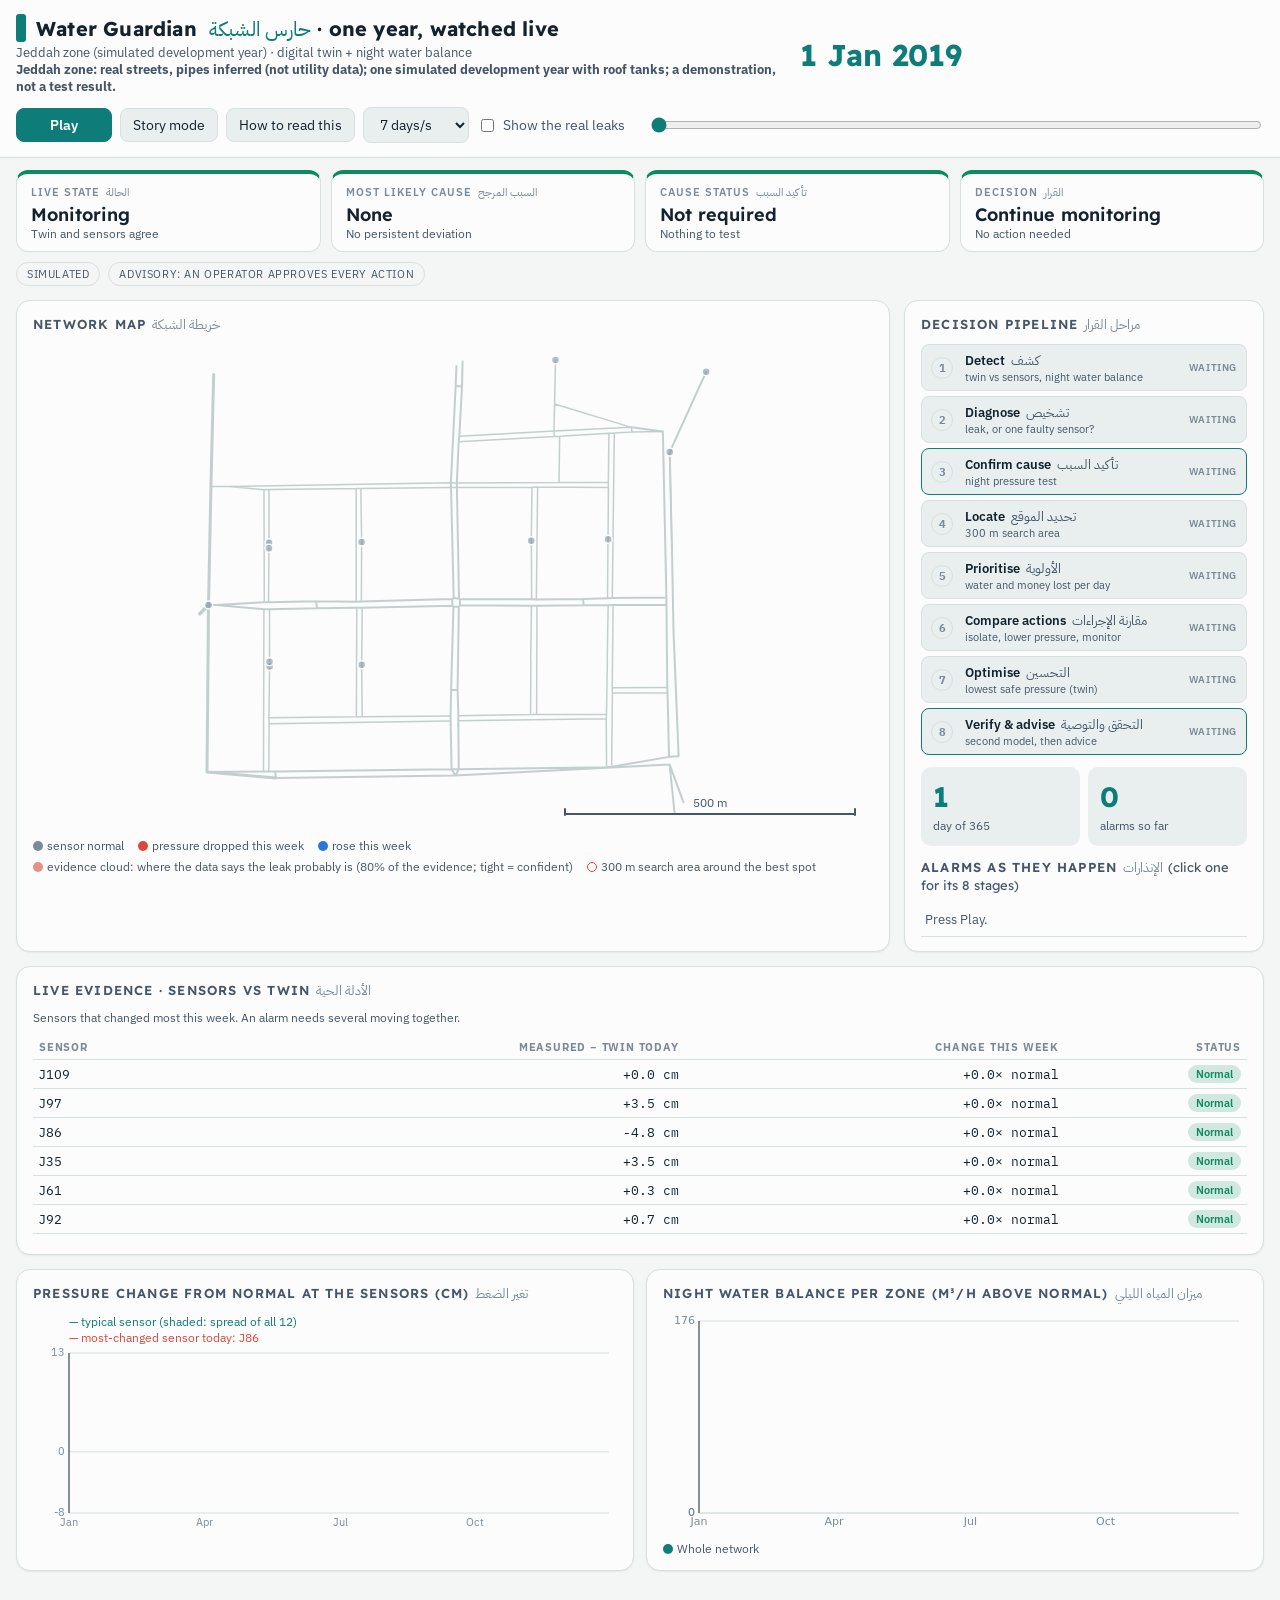
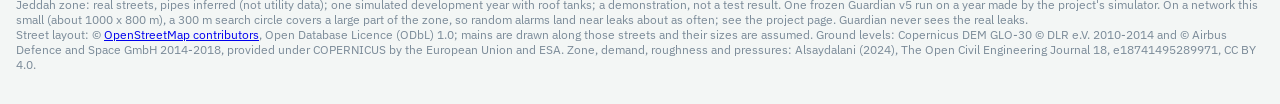
<file: replay_jeddah.html>
<!doctype html>
<html lang="en"><head><meta charset="utf-8"><meta name="viewport" content="width=device-width,initial-scale=1">
<title>Guardian Replay: Jeddah zone</title>
<link rel="preconnect" href="https://fonts.googleapis.com"><link href="https://fonts.googleapis.com/css2?family=IBM+Plex+Sans:wght@400;500;600;700&family=IBM+Plex+Sans+Arabic:wght@400;600&family=IBM+Plex+Mono:wght@400;500&family=Readex+Pro:wght@500;600;700&display=swap" rel="stylesheet">
<style>
:root{--bg:#F3F6F5;--panel:#FBFCFB;--ink:#13222F;--ink2:#45566A;--muted:#7A8A98;--line:#D6E0DF;--pipe:#C3CFCE;
--drop:#D9483B;--rise:#2A78D6;--alarm:#D9483B;--hit:#0E8A5F;--miss:#E07A1F;--truth:#6250D6;--accent:#0E7C78;--card:#E8EFEE;--onaccent:#FFFFFF;--warn:#C9971A}
@media (prefers-color-scheme: dark){:root:not([data-theme="light"]){--bg:#0D1B2A;--panel:#13263A;--ink:#EEF4F3;--ink2:#B4C7CC;--muted:#7F96A3;--line:#2A4862;--pipe:#2F4B63;
--drop:#F06A5A;--rise:#5AA2F0;--alarm:#F06A5A;--hit:#3CC48A;--miss:#F0A040;--truth:#A99CF5;--accent:#3CC4BC;--card:#1A3149;--onaccent:#0D1B2A;--warn:#F2C14E}}
:root[data-theme="dark"]{--bg:#0D1B2A;--panel:#13263A;--ink:#EEF4F3;--ink2:#B4C7CC;--muted:#7F96A3;--line:#2A4862;--pipe:#2F4B63;
--drop:#F06A5A;--rise:#5AA2F0;--alarm:#F06A5A;--hit:#3CC48A;--miss:#F0A040;--truth:#A99CF5;--accent:#3CC4BC;--card:#1A3149;--onaccent:#0D1B2A;--warn:#F2C14E}
*{box-sizing:border-box} body{margin:0;background:var(--bg);color:var(--ink);font-family:"IBM Plex Sans",system-ui,"Segoe UI",sans-serif;font-variant-numeric:tabular-nums}
h1,h2,.date,.big,.kpi b{font-family:"Readex Pro","IBM Plex Sans",system-ui,sans-serif}
header{display:flex;flex-wrap:wrap;gap:12px 24px;align-items:center;padding:14px 16px;border-bottom:1px solid var(--line);background:var(--panel)}
h1{font-size:20px;margin:0;letter-spacing:.2px} .brand{width:10px;height:28px;border-radius:3px;background:var(--accent);display:inline-block;margin-right:10px;vertical-align:-6px} .sub{color:var(--ink2);font-size:13px}
.date{font-size:30px;font-weight:700;color:var(--accent);font-variant-numeric:tabular-nums;min-width:170px}
.controls{display:flex;gap:8px;align-items:center;flex-wrap:wrap}
button,select{font:inherit;font-size:14px;padding:7px 12px;border-radius:8px;border:1px solid var(--line);background:var(--card);color:var(--ink);cursor:pointer}
button.primary{background:var(--accent);border-color:var(--accent);color:var(--onaccent);font-weight:600;min-width:96px}
label.sw{display:flex;gap:6px;align-items:center;font-size:14px;color:var(--ink2);cursor:pointer}
.scrub{flex:1 1 300px;display:flex;align-items:center;gap:8px} input[type=range]{width:100%;accent-color:var(--accent)}
main{display:grid;grid-template-columns:minmax(0,1fr) 360px;gap:14px;padding:14px 16px;max-width:1600px;margin:0 auto}
.panel{background:var(--panel);border:1px solid var(--line);border-radius:14px;padding:14px 16px;min-width:0;box-shadow:0 1px 2px rgba(0,0,0,.06)}
.panel h2{font-size:13px;margin:0 0 10px;color:var(--ink2);font-weight:600;letter-spacing:1.2px;text-transform:uppercase}
canvas{display:block;width:100%}
.kpis{display:grid;grid-template-columns:1fr 1fr;gap:8px;margin-bottom:12px}
.kpi{background:var(--card);border-radius:10px;padding:12px} .kpi b{display:block;font-size:28px;color:var(--accent);font-variant-numeric:tabular-nums} .kpi span{font-size:12px;color:var(--ink2)}
.log{max-height:420px;overflow:auto;font-size:13px} .ev{padding:8px 4px;border-bottom:1px solid var(--line)} .ev:first-child{animation:flash 1.2s}
@keyframes flash{from{background:color-mix(in srgb,var(--alarm) 25%,transparent)}to{background:transparent}}
.ev .d{color:var(--muted);font-variant-numeric:tabular-nums} .ok{color:var(--hit);font-weight:600} .bad{color:var(--miss);font-weight:600}
.legend{display:flex;flex-wrap:wrap;gap:6px 14px;font-size:12px;color:var(--ink2);margin-top:8px} .dot{display:inline-block;width:10px;height:10px;border-radius:50%;margin-right:4px;vertical-align:-1px}
.charts{grid-column:1/-1;display:grid;grid-template-columns:1fr 1fr;gap:12px}
.note{font-size:12px;color:var(--muted);padding:0 16px 20px}
.ev{cursor:pointer} .ev:hover{background:var(--card)}
.strip{display:flex;gap:6px;align-items:stretch;padding:10px 16px;border-bottom:1px solid var(--line);background:var(--panel);overflow-x:auto}
.strip .lab{font-size:12px;color:var(--ink2);min-width:150px;max-width:190px;align-self:center} .chip{flex:1 1 0;min-width:78px;border-radius:8px;padding:6px 8px;background:var(--card);color:var(--muted);font-size:12px;line-height:1.25;border:1px solid var(--line);transition:all .3s}
.chip b{display:block;font-size:13px} .chip.on{background:var(--accent);border-color:var(--accent);color:#fff} .chip.ok{background:var(--hit);border-color:var(--hit);color:#fff} .chip.bad{background:var(--miss);border-color:var(--miss);color:#fff} .chip.plan{opacity:.55;border-style:dashed}
#toast{position:fixed;right:16px;bottom:16px;max-width:360px;background:var(--panel);border:1px solid var(--line);border-left:5px solid var(--alarm);border-radius:10px;padding:12px 14px;font-size:14px;box-shadow:0 6px 24px rgba(0,0,0,.25);opacity:0;transform:translateY(10px);transition:all .3s;pointer-events:none;z-index:8}
#toast.show{opacity:1;transform:none}
.big{font-size:40px;font-weight:700;font-variant-numeric:tabular-nums;color:var(--accent)} .sumgrid{display:grid;grid-template-columns:repeat(auto-fit,minmax(150px,1fr));gap:12px;margin:14px 0}
#detail{position:fixed;inset:0;background:rgba(0,0,0,.45);display:none;align-items:center;justify-content:center;padding:16px;z-index:9}
#detail .card{background:var(--panel);color:var(--ink);border-radius:12px;max-width:640px;width:100%;max-height:90vh;overflow:auto;padding:20px 22px;border:1px solid var(--line)}
.stage{display:grid;grid-template-columns:34px 1fr;gap:10px;padding:10px 0;border-bottom:1px solid var(--line)} .stage .n{width:28px;height:28px;border-radius:50%;display:grid;place-items:center;font-weight:700;font-size:13px;color:#fff}
.stage b{display:block;font-size:14px} .stage span{font-size:13px;color:var(--ink2)} .grp{font-size:12px;letter-spacing:1px;text-transform:uppercase;color:var(--accent);margin-top:12px;font-weight:700}
.mapwrap{position:relative}
/* console layout (ideas from the stage-1 live simulator): status tiles, Arabic labels, decision pipeline, honesty badges */
.ar{font-family:"IBM Plex Sans Arabic","IBM Plex Sans",Tahoma,sans-serif;font-weight:400;color:var(--muted);text-transform:none;letter-spacing:0;margin-left:6px}
.mono{font-family:"IBM Plex Mono",ui-monospace,Menlo,monospace;font-variant-numeric:tabular-nums}
.status{display:grid;grid-template-columns:repeat(4,minmax(0,1fr));gap:10px;padding:12px 16px 0;max-width:1600px;margin:0 auto}
.tile{background:var(--panel);border:1px solid var(--line);border-radius:12px;padding:10px 14px;min-width:0;border-top:4px solid var(--line);transition:border-color .3s}
.tile .k{font-size:11px;letter-spacing:1px;text-transform:uppercase;color:var(--muted);font-weight:600} .tile .v{font-size:18px;font-weight:600;margin-top:2px;font-family:"Readex Pro","IBM Plex Sans",sans-serif} .tile .s{font-size:12px;color:var(--ink2)}
.tile[data-tone="ok"]{border-top-color:var(--hit)} .tile[data-tone="warn"]{border-top-color:var(--warn)} .tile[data-tone="bad"]{border-top-color:var(--alarm)} .tile[data-tone="info"]{border-top-color:var(--accent)}
.badges{display:flex;gap:8px;flex-wrap:wrap;padding:10px 16px 0;max-width:1600px;margin:0 auto} .badge{font-size:11px;letter-spacing:.6px;text-transform:uppercase;border:1px solid var(--line);border-radius:99px;padding:4px 10px;color:var(--ink2)}
.stages{list-style:none;margin:0 0 12px;padding:0;display:flex;flex-direction:column;gap:5px}
.stages .stage{display:grid;grid-template-columns:26px minmax(0,1fr) auto;gap:8px;align-items:center;padding:6px 9px;border:1px solid var(--line);border-radius:8px;background:var(--card);transition:all .3s}
.stages .stage .n{width:22px;height:22px;border-radius:50%;display:grid;place-items:center;font-size:11px;border:1px solid var(--line);color:var(--muted);font-family:"IBM Plex Mono",monospace}
.stages .stage .t{font-weight:600;font-size:13px} .stages .stage .d{font-size:11px;color:var(--ink2)} .stages .stage .st{font-size:10px;letter-spacing:.6px;text-transform:uppercase;font-weight:600;color:var(--muted);text-align:right}
.stages .stage.key{border-color:var(--accent)} .stages .stage[data-s="done"] .n{background:var(--accent);color:var(--onaccent);border-color:var(--accent)} .stages .stage[data-s="done"] .st{color:var(--accent)}
.stages .stage[data-s="active"]{border-color:var(--warn)} .stages .stage[data-s="active"] .n{border-color:var(--warn);color:var(--warn)} .stages .stage[data-s="active"] .st{color:var(--warn)}
.stages .stage[data-s="bad"] .n{background:var(--miss);color:#fff;border-color:var(--miss)} .stages .stage[data-s="bad"] .st{color:var(--miss)} .stages .stage[data-s="skip"]{opacity:.55}
.ws{width:100%;border-collapse:collapse;font-size:13px;margin:6px 0} .ws th{font-size:10.5px;text-transform:uppercase;letter-spacing:.8px;color:var(--muted);text-align:right;padding:5px 6px;border-bottom:1px solid var(--line)}
.ws td{padding:5px 6px;border-bottom:1px solid var(--line);text-align:right;font-family:"IBM Plex Mono",monospace;font-size:12.5px} .ws th:first-child,.ws td:first-child{text-align:left;font-family:inherit}
.ws tr.pick td{background:color-mix(in srgb,var(--accent) 12%,transparent)}
.pill{display:inline-block;font-size:10.5px;font-weight:600;padding:2px 8px;border-radius:99px;font-family:"IBM Plex Sans",sans-serif}
.pill.ok{background:color-mix(in srgb,var(--hit) 18%,transparent);color:var(--hit)} .pill.bad{background:color-mix(in srgb,var(--miss) 20%,transparent);color:var(--miss)} .pill.watch{background:color-mix(in srgb,var(--warn) 20%,transparent);color:var(--warn)}
.reccard{margin-top:12px;border:1px solid var(--accent);border-radius:12px;padding:12px 14px;background:color-mix(in srgb,var(--accent) 8%,var(--panel))} .reccard .big{font-size:18px;font-weight:600;font-family:"Readex Pro","IBM Plex Sans",sans-serif}
@media (max-width:900px){.status{grid-template-columns:repeat(2,minmax(0,1fr))}}
#story{position:absolute;left:12px;bottom:12px;width:calc(100% - 24px);max-width:520px;background:var(--panel);border:1px solid var(--line);border-left:5px solid var(--accent);border-radius:12px;padding:14px 16px;box-shadow:0 8px 28px rgba(0,0,0,.28);display:none;z-index:5}
#story .step{font-size:12px;letter-spacing:1px;text-transform:uppercase;color:var(--accent);font-weight:700} #story h3{margin:4px 0 6px;font-size:18px;font-family:"Readex Pro","IBM Plex Sans",system-ui,sans-serif}
#story p{margin:0 0 10px;font-size:14px;line-height:1.45;color:var(--ink2)} #story p b{color:var(--ink)} #story .row{display:flex;gap:8px;flex-wrap:wrap}
#tip{position:fixed;pointer-events:none;background:var(--ink);color:var(--bg);font-size:12.5px;line-height:1.35;padding:6px 9px;border-radius:7px;max-width:260px;z-index:7;display:none;box-shadow:0 4px 14px rgba(0,0,0,.25)}
#tip b{font-weight:700}
.howgrid{display:grid;grid-template-columns:28px 1fr;gap:9px 10px;align-items:start;font-size:14px;color:var(--ink2);margin:10px 0} .howgrid b{color:var(--ink)}
.sym{width:22px;height:22px;display:grid;place-items:center}
@media (max-width:900px){main{grid-template-columns:1fr}.charts{grid-template-columns:1fr}}
@media (max-width:700px){.strip{flex-wrap:wrap}.strip .lab{flex:1 0 100%;min-width:0;max-width:none}#toast{left:12px;right:12px;max-width:none}.chip{flex:1 0 calc(25% - 6px);padding:5px 6px;font-size:11px}.chip b{font-size:12px}
  #story{position:static;margin-top:10px;max-width:none;width:auto;box-shadow:none}.date{font-size:24px;min-width:0}header{padding:12px}main{padding:12px;gap:12px}}
@media (min-width:1500px){body{font-size:17px}.legend,.ev,.log{font-size:14px}.chip{font-size:13px}.chip b{font-size:15px}.panel h2{font-size:15px}.kpi span{font-size:14px}#story p{font-size:16px}#story h3{font-size:22px}}
</style></head><body>
<header>
  <div><h1><span class="brand"></span>Water Guardian <span class="ar" style="color:var(--accent)">حارس الشبكة</span> · one year, watched live</h1><div class="sub" id="sub">Jeddah zone · digital twin + night water balance</div><div class="sub" id="demo" style="max-width:760px"><b>Jeddah zone: real streets, pipes inferred (not utility data); one simulated development year with roof tanks; a demonstration, not a test result.</b></div></div>
  <div class="date" id="date">-</div>
  <div class="controls">
    <button class="primary" id="play">Play</button>
    <button id="storyBtn" title="Plays the year and stops at four key moments with an explanation">Story mode</button>
    <button id="helpBtn" title="What the map, colours and graphs mean">How to read this</button>
    <select id="speed" aria-label="Speed"><option value="1">1 day/s</option><option value="3">3 days/s</option><option value="7" selected>7 days/s</option><option value="15">15 days/s</option></select>
    <label class="sw"><input type="checkbox" id="truth"> Show the real leaks</label>
  </div>
  <div class="scrub"><input type="range" id="day" min="0" value="0" aria-label="Day of the year"></div>
</header>
<section class="status" aria-label="Live status">
  <div class="tile" id="tState"><div class="k">Live state<span class="ar">الحالة</span></div><div class="v">Monitoring</div><div class="s">Twin and sensors agree</div></div>
  <div class="tile" id="tCause"><div class="k">Most likely cause<span class="ar">السبب المرجح</span></div><div class="v">None</div><div class="s">No persistent deviation</div></div>
  <div class="tile" id="tConf"><div class="k">Cause status<span class="ar">تأكيد السبب</span></div><div class="v">Not required</div><div class="s">Nothing to test</div></div>
  <div class="tile" id="tDec"><div class="k">Decision<span class="ar">القرار</span></div><div class="v">Continue monitoring</div><div class="s">No action needed</div></div>
</section>
<div class="badges"><span class="badge">Simulated</span><span class="badge">Advisory: an operator approves every action</span></div>
<div id="toast"></div><div id="tip"></div>
<main>
  <section class="panel"><h2>Network map<span class="ar">خريطة الشبكة</span></h2><div class="mapwrap"><canvas id="map" height="620"></canvas><div id="story" role="status" aria-live="polite"></div></div>
    <div class="legend"><span><span class="dot" style="background:var(--muted)"></span>sensor normal</span><span><span class="dot" style="background:var(--drop)"></span>pressure dropped this week</span>
      <span><span class="dot" style="background:var(--rise)"></span>rose this week</span>
      <span><span class="dot" style="background:var(--alarm);opacity:.6"></span>evidence cloud: where the data says the leak probably is (80% of the evidence; tight = confident)</span>
      <span><span class="dot" style="border:1.5px solid var(--alarm);background:none"></span>300 m search area around the best spot</span>
      <span id="lgT" hidden><span class="dot" style="background:var(--truth)"></span>real leak (hidden from Guardian)</span></div></section>
  <aside class="panel">
    <h2>Decision pipeline<span class="ar">مراحل القرار</span></h2><ol class="stages" id="stages"></ol>
    <div class="kpis">
      <div class="kpi"><b id="kDay">0</b><span>day of 365</span></div>
      <div class="kpi"><b id="kAl">0</b><span>alarms so far</span></div>
      <div class="kpi" id="kT1" hidden><b id="kRun">0</b><span>real leaks running</span></div>
      <div class="kpi" id="kT2" hidden><b id="kHit">0</b><span>alarms within 300 m of a real leak (on a network this small, random alarms find about as many; see the project page)</span></div>
    </div>
    <h2>Alarms as they happen<span class="ar">الإنذارات</span> <span style="font-weight:400;text-transform:none;letter-spacing:0">(click one for its 8 stages)</span></h2><div class="log" id="log"><div class="ev sub">Press Play.</div></div>
  </aside>
  <section class="panel" style="grid-column:1/-1"><h2>Live evidence · sensors vs twin<span class="ar">الأدلة الحية</span></h2><div class="sub" style="font-size:12px;margin-bottom:4px">Sensors that changed most this week. An alarm needs several moving together.</div><div style="overflow-x:auto"><table class="ws" id="evid"></table></div></section>
  <div class="charts">
    <section class="panel"><h2>Pressure change from normal at the sensors (cm)<span class="ar">تغير الضغط</span></h2><canvas id="cRes" height="220"></canvas></section>
    <section class="panel"><h2>Night water balance per zone (m³/h above normal)<span class="ar">ميزان المياه الليلي</span></h2><canvas id="cFlow" height="220"></canvas><div class="legend" id="lgFlow"></div></section>
  </div>
</main>
<p class="note"><span id="credit">Jeddah zone: real streets, pipes inferred (not utility data); one simulated development year with roof tanks; a demonstration, not a test result. One frozen Guardian v5 run on a year made by the project's simulator. On a network this small (about 1000 x 800 m), a 300 m search circle covers a large part of the zone, so random alarms land near leaks about as often; see the project page.</span> Guardian never sees the real leaks.<br>Street layout: © <a href="https://www.openstreetmap.org/copyright">OpenStreetMap contributors</a>, Open Database Licence (ODbL) 1.0; mains are drawn along those streets and their sizes are assumed. Ground levels: Copernicus DEM GLO-30 © DLR e.V. 2010-2014 and © Airbus Defence and Space GmbH 2014-2018, provided under COPERNICUS by the European Union and ESA. Zone, demand, roughness and pressures: Alsaydalani (2024), The Open Civil Engineering Journal 18, e18741495289971, CC BY 4.0.</p>
<div id="detail" role="dialog" aria-modal="true"><div class="card" id="dcard"></div></div>
<script src="replay_jeddah_data.js"></script>
<script>
const D=window.REPLAY, N=D.days.length, $=id=>document.getElementById(id);
const css=v=>getComputedStyle(document.documentElement).getPropertyValue(v).trim();
const TXY=Object.fromEntries((window.REPLAY.truth||[]).map(t=>[t.pipe,t.xy]));
const LABEL={new:"New leak (pressure pattern)",growth:"Known leak grew",relocate:"Location corrected",flow:"Night water balance"};
let day=0, playing=false, last=0, acc=0, focus=null, story=null;   // story: index of the next story moment, null when off
$("day").max=N-1;
// ---------- map geometry ----------
const xs=D.pipes.flatMap(p=>[p[0],p[2]]), ys=D.pipes.flatMap(p=>[p[1],p[3]]);
const X0=Math.min(...xs),X1=Math.max(...xs),Y0=Math.min(...ys),Y1=Math.max(...ys);
function fit(cv,hh){const r=window.devicePixelRatio||1,w=cv.clientWidth,h=hh||cv.height/ (cv._r||1);cv._r=r;cv.width=w*r;cv.height=h*r;cv.style.height=h+"px";
  const ctx=cv.getContext("2d");ctx.setTransform(r,0,0,r,0,0);return [ctx,w,h];}
function proj(w,h){const pad=16,s=Math.min((w-2*pad)/(X1-X0),(h-2*pad)/(Y1-Y0));const ox=(w-s*(X1-X0))/2,oy=(h-s*(Y1-Y0))/2;
  return {s,p:(x,y)=>[ox+(x-X0)*s,h-(oy+(y-Y0)*s)]};}
function resColor(z){if(Math.abs(z)<3.5)return css("--muted");const c=Math.min(1,(Math.abs(z)-3.5)/4+.4);return z<0?mix(css("--drop"),c):mix(css("--rise"),c);}   // grey unless it changed this week
function mix(hex,a){const n=parseInt(hex.slice(1),16),g=css("--muted"),m=parseInt(g.slice(1),16);
  const f=(s)=>Math.round(((n>>s)&255)*a+((m>>s)&255)*(1-a));return `rgb(${f(16)},${f(8)},${f(0)})`;}
const mapH=w=>{const top=$("map").getBoundingClientRect().top+scrollY;   // fits phones and 720p projectors: measured from where the map starts
  return Math.round(Math.min(620,w*(Y1-Y0)/(X1-X0)+40,Math.max(300,innerHeight-top-70)));};
function drawMap(){const cv=$("map");const [c,w,h]=fit(cv,mapH(cv.clientWidth));const {s,p}=proj(w,h);c.clearRect(0,0,w,h);
  c.strokeStyle=css("--pipe");c.lineCap="round";const byW={};   // pipe width follows its diameter (mm), like a utility drawing
  for(const q of D.pipes){const w=q.length>4&&q[4]?Math.min(4,Math.round((0.5+q[4]/120)*2)/2):0.8;(byW[w]=byW[w]||[]).push(q);}
  for(const [w,qs] of Object.entries(byW)){c.lineWidth=+w;c.beginPath();for(const q of qs){const a=p(q[0],q[1]),b=p(q[2],q[3]);c.moveTo(...a);c.lineTo(...b);}c.stroke();}
  const showT=$("truth").checked, d=D.days[day];
  if(showT){c.fillStyle=css("--truth");for(const t of D.truth){if(t.start<=d&&d<=t.end){const [x,y]=p(...t.xy),r=4+t.max/4;
    c.globalAlpha=.9;c.beginPath();c.moveTo(x,y-r);c.lineTo(x+r,y);c.lineTo(x,y+r);c.lineTo(x-r,y);c.closePath();c.fill();}}c.globalAlpha=1;}
  const res=D.chg[day];D.sxy.forEach((q,i)=>{const [x,y]=p(...q),z=res[i],on=Math.abs(z)>=3.5;c.fillStyle=resColor(z);c.globalAlpha=on?1:.55;c.beginPath();c.arc(x,y,on?5+Math.min(4,(Math.abs(z)-3.5)/1.5):4,0,7);c.fill();c.globalAlpha=1;
    c.strokeStyle=css("--panel");c.lineWidth=1.5;c.stroke();});
  {const top=D.sxy.map((q,i)=>[Math.abs(res[i]),i]).filter(v=>v[0]>=3.5).sort((u,v)=>v[0]-u[0]).slice(0,5);c.font="11px 'IBM Plex Mono',monospace";c.textAlign="left";c.textBaseline="middle";
   for(const [,i] of top){const [x,y]=p(...D.sxy[i]),r=D.res[day][i],t=(r>=0?"+":"")+(r==null?"–":r.toFixed(1))+" cm",tw=c.measureText(t).width+8;
     c.fillStyle=css("--panel");c.globalAlpha=.9;c.fillRect(x+8,y-9,tw,18);c.globalAlpha=1;c.strokeStyle=resColor(res[i]);c.lineWidth=1;c.strokeRect(x+8,y-9,tw,18);c.fillStyle=css("--ink");c.fillText(t,x+12,y);}}
  D.alarms.forEach((a,k)=>{if(a.day>d)return;const [x,y]=p(...a.xy),age=(Date.parse(d)-Date.parse(a.day))/864e5;
    if(age<30&&a.cloud){const pm=a.cloud[0][2];c.fillStyle=css("--alarm");   // evidence cloud: where Guardian's evidence says the leak probably is
      for(const [cx,cy,pp] of a.cloud){const [qx,qy]=p(cx,cy);c.globalAlpha=(age<5?.75:.35)*Math.max(.12,Math.sqrt(pp/pm));c.beginPath();c.arc(qx,qy,Math.max(3,70*s),0,7);c.fill();}
      c.globalAlpha=1;}
    if(age<30){c.fillStyle=css("--alarm");c.globalAlpha=a.cloud?0:(age<5?.22:.08);c.beginPath();c.arc(x,y,300*s,0,7);c.fill();c.globalAlpha=age<5?.9:.45;
      c.strokeStyle=css("--alarm");c.lineWidth=1.2;c.setLineDash([]);c.stroke();c.globalAlpha=1;   // search area (300 m) for recent alarms
      if(showT&&a.near&&TXY[a.near]){const [lx,ly]=p(...TXY[a.near]),col=a.hit?css("--hit"):css("--miss");   // how far the real leak was
        c.strokeStyle=col;c.lineWidth=2;c.setLineDash([5,4]);c.beginPath();c.moveTo(x,y);c.lineTo(lx,ly);c.stroke();c.setLineDash([]);
        const mx=(x+lx)/2,my=(y+ly)/2,t=a.dist+" m";c.font="bold 12px 'IBM Plex Sans',system-ui";const tw=c.measureText(t).width+8;
        c.fillStyle=css("--panel");c.fillRect(mx-tw/2,my-9,tw,18);c.strokeStyle=col;c.lineWidth=1;c.strokeRect(mx-tw/2,my-9,tw,18);
        c.fillStyle=col;c.textAlign="center";c.textBaseline="middle";c.fillText(t,mx,my);}}
    if(age<5){c.strokeStyle=css("--alarm");c.lineWidth=2;c.globalAlpha=1-age/5;c.beginPath();c.arc(x,y,6+age*6,0,7);c.stroke();c.globalAlpha=1;}
    c.fillStyle=showT?(a.hit?css("--hit"):css("--miss")):css("--alarm");c.beginPath();c.arc(x,y,7,0,7);c.fill();
    c.fillStyle="#fff";c.font="bold 9px system-ui";c.textAlign="center";c.textBaseline="middle";c.fillText(k+1,x,y+.5);});
  const lastA=focus!=null?D.alarms[focus]:D.alarms.filter(a=>a.day<=d).pop();if(lastA&&lastA.day<=d){const [x,y]=p(...lastA.xy);c.strokeStyle=css("--ink");c.lineWidth=2;c.beginPath();c.arc(x,y,11,0,7);c.stroke();}
  const sb=500*s,bx=w-sb-18,by=h-16;c.strokeStyle=css("--ink2");c.fillStyle=css("--ink2");c.lineWidth=2;c.beginPath();c.moveTo(bx,by);c.lineTo(bx+sb,by);c.moveTo(bx,by-5);c.lineTo(bx,by+1);c.moveTo(bx+sb,by-5);c.lineTo(bx+sb,by+1);c.stroke();
  c.font="12px 'IBM Plex Sans',system-ui";c.textAlign="center";c.textBaseline="bottom";c.fillText("500 m",bx+sb/2,by-4);}
// ---------- charts (drawn up to the current day) ----------
function chart(id,series,colors,unit,marks){const cv=$(id);const [c,w,h]=fit(cv);c.clearRect(0,0,w,h);
  const L=36,B=20,T=8,Rr=8,all=series.flat().filter(v=>v!=null&&isFinite(v));let lo=Math.min(0,...all),hi=Math.max(0,...all);if(hi-lo<1){hi+=.5;lo-=.5;}
  const X=i=>L+(w-L-Rr)*i/(N-1),Y=v=>T+(h-T-B)*(hi-v)/(hi-lo);
  c.strokeStyle=css("--line");c.fillStyle=css("--muted");c.font="11px system-ui";c.lineWidth=1;
  for(const v of [lo,0,hi]){const y=Y(v);c.beginPath();c.moveTo(L,y);c.lineTo(w-Rr,y);c.stroke();c.textAlign="right";c.textBaseline="middle";c.fillText(v.toFixed(0),L-4,y);}
  c.textAlign="center";c.textBaseline="top";["Jan","Apr","Jul","Oct"].forEach((m,i)=>c.fillText(m,X(Math.round(i*N/4)),h-B+4));
  for(const a of marks){const i=D.days.indexOf(a.day);if(i<0||i>day)continue;c.strokeStyle=css("--alarm");c.globalAlpha=.35;c.beginPath();c.moveTo(X(i),T);c.lineTo(X(i),h-B);c.stroke();}c.globalAlpha=1;
  series.forEach((s,k)=>{c.strokeStyle=colors[k];c.lineWidth=colors.length>4?1:2;c.globalAlpha=colors.length>4?.55:1;c.beginPath();let up=false;
    for(let i=0;i<=day;i++){const v=s[i];if(v==null||!isFinite(v)){up=false;continue;}const p=[X(i),Y(v)];up?c.lineTo(...p):c.moveTo(...p);up=true;}c.stroke();});c.globalAlpha=1;
  c.strokeStyle=css("--ink");c.lineWidth=1;c.beginPath();c.moveTo(X(day),T);c.lineTo(X(day),h-B);c.stroke();}
const q=(a,f)=>{const b=a.filter(v=>v!=null).sort((x,y)=>x-y);return b.length?b[Math.min(b.length-1,Math.floor(f*(b.length-1)))]:null;};
const BAND={lo:D.res.map(r=>q(r,0)),q1:D.res.map(r=>q(r,.25)),med:D.res.map(r=>q(r,.5)),q3:D.res.map(r=>q(r,.75)),hi:D.res.map(r=>q(r,1))};
const worst=D.res.map(r=>r.reduce((m,v,j)=>Math.abs(v)>Math.abs(r[m])?j:m,0));
const flowSeries=D.zones.map((z,k)=>D.flow.map(r=>r[k]==null?null:r[k]-D.norm[z]));
function bandChart(id){const cv=$(id);const [c,w,h]=fit(cv);c.clearRect(0,0,w,h);
  const L=36,B=20,T=40,Rr=8;let lo=Math.min(0,...BAND.lo.filter(v=>v!=null)),hi=Math.max(2,...BAND.hi.filter(v=>v!=null));
  const X=i=>L+(w-L-Rr)*i/(N-1),Y=v=>T+(h-T-B)*(hi-v)/(hi-lo);
  c.strokeStyle=css("--line");c.fillStyle=css("--muted");c.font="11px 'IBM Plex Sans',system-ui";c.lineWidth=1;
  for(const v of [lo,0,hi]){const y=Y(v);c.beginPath();c.moveTo(L,y);c.lineTo(w-Rr,y);c.stroke();c.textAlign="right";c.textBaseline="middle";c.fillText(v.toFixed(0),L-4,y);}
  c.textAlign="center";c.textBaseline="top";["Jan","Apr","Jul","Oct"].forEach((m,i)=>c.fillText(m,X(Math.round(i*N/4)),h-B+4));
  for(const a of D.alarms){const i=D.days.indexOf(a.day);if(i<0||i>day)continue;c.strokeStyle=css("--alarm");c.globalAlpha=.25;c.beginPath();c.moveTo(X(i),T);c.lineTo(X(i),h-B);c.stroke();}c.globalAlpha=1;
  const area=(A,Bv,alpha)=>{c.fillStyle=css("--accent");c.globalAlpha=alpha;c.beginPath();for(let i=0;i<=day;i++)c.lineTo(X(i),Y(A[i]));for(let i=day;i>=0;i--)c.lineTo(X(i),Y(Bv[i]));c.closePath();c.fill();c.globalAlpha=1;};
  area(BAND.lo,BAND.hi,.10);area(BAND.q1,BAND.q3,.28);
  const line=(f,col,lw)=>{c.strokeStyle=col;c.lineWidth=lw;c.beginPath();for(let i=0;i<=day;i++){const p=[X(i),Y(f(i))];i?c.lineTo(...p):c.moveTo(...p);}c.stroke();};
  line(i=>D.res[i][worst[day]],css("--alarm"),1.2);line(i=>BAND.med[i],css("--accent"),2.4);
  c.strokeStyle=css("--ink");c.lineWidth=1;c.beginPath();c.moveTo(X(day),T);c.lineTo(X(day),h-B);c.stroke();
  c.font="12px 'IBM Plex Sans',system-ui";c.textAlign="left";c.textBaseline="top";c.fillStyle=css("--accent");c.fillText(`— typical sensor (shaded: spread of all ${D.sensors.length})`,L,4);
  c.fillStyle=css("--alarm");c.fillText("— most-changed sensor today: "+D.sensors[worst[day]],L,20);}
function drawCharts(){bandChart("cRes");
  chart("cFlow",flowSeries,FCOL(),"m3/h",D.alarms.filter(a=>a.kind==="flow"));
  $("lgFlow").innerHTML=D.zones.map((z,k)=>`<span><span class="dot" style="background:${FCOL()[k]}"></span>${ZNAME[z]||z}</span>`).join("");}
const FCOL=()=>D.zones.map((_,k)=>[css("--accent"),css("--miss"),css("--hit")][k%3]);
const ZNAME=Object.keys(D.zone_names||{}).length?D.zone_names:(D.zones.length===1?{[D.zones[0]]:"Whole network"}:{zone0:"Zone C (tank-fed)",zone1:"Zones A+B (fed through pressure-reducing valves)"});
// ---------- panel ----------
function drawPanel(){const d=D.days[day],showT=$("truth").checked,seen=D.alarms.filter(a=>a.day<=d);
  $("date").textContent=new Date(d).toLocaleDateString("en-GB",{day:"numeric",month:"short",year:"numeric"});$("kDay").textContent=day+1;$("kAl").textContent=seen.length;
  ["kT1","kT2","lgT"].forEach(i=>$(i).hidden=!showT);
  $("kRun").textContent=D.truth.filter(t=>t.start<=d&&d<=t.end).length;$("kHit").textContent=seen.filter(a=>a.hit).length+" / "+seen.length;
  const html=seen.slice().reverse().map((a,i)=>{const k=D.alarms.indexOf(a)+1;
    const t=showT?(a.hit?` <span class="ok">✓ ${a.dist} m from real leak ${a.near}</span>`:` <span class="bad">✗ wrong place</span>`):"";
    return `<div class="ev" data-k="${k-1}"><span class="d">${a.day}</span> · <b>#${k}</b> ${LABEL[a.kind]||a.kind} at ${a.node}, about ${a.size} m³/h.${t}</div>`;}).join("");
  if(html&&html!==$("log")._h){$("log").innerHTML=html;$("log")._h=html;}}
function drawEvidence(){const z=D.chg[day],r=D.res[day],o=z.map((v,i)=>[Math.abs(v),i]).sort((a,b)=>b[0]-a[0]).slice(0,6);
  const pill=v=>Math.abs(v)>=6?'<span class="pill bad">Abnormal</span>':Math.abs(v)>=3.5?'<span class="pill watch">Watch</span>':'<span class="pill ok">Normal</span>';
  $("evid").innerHTML=`<tr><th>Sensor</th><th>Measured − twin today</th><th>Change this week</th><th>Status</th></tr>`+o.map(([,i])=>`<tr><td>${D.sensors[i]}</td><td>${r[i]==null?"–":(r[i]>=0?"+":"")+r[i].toFixed(1)+" cm"}</td><td>${(z[i]>=0?"+":"")+z[i].toFixed(1)}× normal</td><td>${pill(z[i])}</td></tr>`).join("");}
function draw(){drawMap();drawCharts();drawPanel();drawStrip();drawEvidence();toast();$("day").value=day;}
// ---------- process strip, pop-ups, year summary ----------
const STAGES=[["Detect","كشف","twin vs sensors, night water balance"],["Diagnose","تشخيص","leak, or one faulty sensor?"],["Confirm cause","تأكيد السبب","night pressure test",1],["Locate","تحديد الموقع","300 m search area"],["Prioritise","الأولوية","water and money lost per day"],["Compare actions","مقارنة الإجراءات","isolate, lower pressure, monitor"],["Optimise","التحسين","lowest safe pressure (twin)"],["Verify & advise","التحقق والتوصية","second model, then advice",1]];
$("stages").innerHTML=STAGES.map((x,i)=>`<li class="stage${x[3]?" key":""}" id="sg${i}"><div class="n">${i+1}</div><div><div class="t">${x[0]}<span class="ar">${x[1]}</span></div><div class="d">${x[2]}</div></div><div class="st">Waiting</div></li>`).join("");
function setStage(i,st,label){const li=$("sg"+i);li.dataset.s=st;li.querySelector(".st").textContent=label||({done:"Done",active:"Working",skip:"Not needed",wait:"Waiting",bad:"Check"})[st];}
function tile(id,tone,v,sub){const t=$(id);t.dataset.tone=tone;t.querySelector(".v").textContent=v;t.querySelector(".s").textContent=sub;}
function drawStrip(){const d=D.days[day],seen=D.alarms.filter(a=>a.day<=d);const a=focus!=null&&D.alarms[focus].day<=d?D.alarms[focus]:seen[seen.length-1];
  for(let i=0;i<8;i++)setStage(i,"wait");
  const k=a?D.alarms.indexOf(a):-1,age=a?(Date.parse(d)-Date.parse(a.day))/864e5:99,cf=(a&&a.confirm)||{},ac=a&&a.act,dg=a&&a.diag;
  if(!a||age>12){tile("tState","ok","Monitoring",a?`Last alarm #${k+1} on ${a.day}`:"Twin and sensors agree");tile("tCause","ok","None","No persistent deviation");
    tile("tConf","ok","Not required","Nothing to test");tile("tDec","ok","Continue monitoring","No action needed");return;}
  tile("tState","bad",`Alarm #${k+1}`,`${age<1?"Raised today":"Raised "+a.day} at ${a.node}`);
  setStage(0,"done");
  if(age>=1)setStage(1,dg&&dg.single?"bad":"done",dg&&dg.single?"Sensor?":"Leak-like"); else setStage(1,"active");
  tile("tCause",dg&&dg.single?"warn":"bad",dg&&dg.single?"Faulty sensor?":(a.kind==="flow"?"Leak (night flow)":"Leak"),dg?(dg.single?`Change sits on ${dg.top} only`:`Pattern on ${dg.moved} sensors · a hypothesis, not proof`):"Pattern match · a hypothesis, not proof");
  if(age<1){setStage(2,"active","Planned");tile("tConf","warn","Test planned","Night pressure test tonight");}
  else if(age<4){setStage(2,"active","Testing");tile("tConf","warn","Testing","Night pressure test, 3 nights");}
  else if(cf.untestable){setStage(2,"skip","Untestable");tile("tConf","info","Untestable here","No pressure control reaches this spot");}
  else if(cf.q==null){setStage(2,"active","Planned");tile("tConf","warn","Test planned","No test readings yet");}
  else if(cf.ok){setStage(2,"done","Confirmed");tile("tConf","bad","Confirmed by test",`Leak-like response, ${cf.z} standard deviations`);}
  else{setStage(2,"bad","Not confirmed");tile("tConf","warn","Not confirmed",`${cf.z} standard deviations: recheck before digging`);}
  if(age>=4){setStage(3,"done");setStage(4,"done");}
  if(age>=5&&ac){setStage(5,"done");if(ac.ver){setStage(6,"done",ac.capped?"Capped":"Done");setStage(7,ac.ver.ok?"done":"bad",ac.ver.ok?"Verified":"Failed");}else{setStage(6,"skip","No control");setStage(7,"done","Advice");}
    const tn={isolate:"bad",pressure:"bad",recheck:"warn",repair:"warn"}[ac.rec],sh={isolate:"Isolate and repair",pressure:"Lower pressure",recheck:"Recheck, do not dig",repair:"Schedule the repair"}[ac.rec];
    tile("tDec",tn,sh,ac.rec==="pressure"&&ac.ver?shortPlan(ac.ver.plan):"Operator approves before any action");}
  else tile("tDec","warn","Confirm the cause",age<4?"Wait for the night test":"Working out the options");}
function shortPlan(plan){if(!plan||!plan.length)return "no control changed";const c=plan[0],m=Math.max(...c.dh.map(Math.round));return c.kind==="prv"?`${c.name} −${m} m`:`${c.name} outlet −${m} m (${Math.min(...c.speed)}% speed)`;}
const mb=m=>`${(+m).toFixed(1)} m (${(m*0.0981).toFixed(2)} bar)`;   // utilities think in bar
const REC={recheck:"Recheck: do not dig yet",isolate:"Isolate the area and repair now",pressure:"Lower pressure now, repair soon",repair:"Schedule the repair, monitor until then"};
const pct=(a,b)=>b>0?Math.round(100*(1-a/b)):0;
function dhText(plan){if(!plan||!plan.length)return "no control changed";   // per control over the day; pumps both ways (outlet drop and speed)
  const rng=x=>{const lo=Math.min(...x),hi=Math.max(...x);return lo===hi?`${hi}`:`${lo} to ${hi}`;};
  return plan.map(c=>c.kind==="prv"?`${c.name} setting lowered by ${rng(c.dh)} m`:`${c.name} outlet pressure lowered by ${rng(c.dh.map(Math.round))} m (pump speed ${rng(c.speed)}%)`).join(", ")+"; other controls unchanged";}
const money=a=>a.prio.cost!=null?` (${a.prio.currency} ${a.prio.cost.toLocaleString("en-GB")})`:"";
let lastSeen=-1;function toast(){const d=D.days[day],n=D.alarms.filter(a=>a.day<=d).length;
  if(playing&&story==null&&n>lastSeen&&lastSeen>=0){   // story mode explains alarms in its captions insteadconst a=D.alarms[n-1];$("toast").innerHTML=`<b>Alarm #${n}</b> · ${a.day}<br>${LABEL[a.kind]||a.kind} near ${a.node}, about ${a.size} m³/h. Running the night pressure test…`;
    $("toast").classList.add("show");clearTimeout(window._tt);window._tt=setTimeout(()=>$("toast").classList.remove("show"),2600);}lastSeen=n;}
function recLine(A){const c=r=>A.filter(a=>a.act&&a.act.rec===r).length,pv=A.filter(a=>a.act&&a.act.ver&&a.act.ver.ok);if(!pv.length)return "";
  return `<p class="sub">Guardian's advice over the year: ${c("isolate")} isolate and repair now, ${c("pressure")} lower pressure until the repair, ${c("repair")} schedule the repair, ${c("recheck")} recheck before digging. Pressure plans passed the second-model check for ${pv.length} alarms, cutting their leaks by ${pct(pv.reduce((s,a)=>s+a.act.ver.m3day,0),pv.reduce((s,a)=>s+a.act.ver.m3day0,0))}% on average while every junction kept at least 16 m on both models (15 m plus a 1 m safety margin).</p>`;}
function summary(){const A=D.alarms,near=A.filter(a=>a.hit),wrong=A.filter(a=>!a.hit),conf=x=>x.filter(a=>(a.confirm||{}).ok).length;
  const loss=A.reduce((s,a)=>s+a.prio.m3day,0);
  $("dcard").innerHTML=`<h2 style="margin:0 0 6px">One year: ${D.name}</h2><div class="sub">One simulated development year, a demonstration and not a test result; the real leaks were hidden from Guardian.</div>
  <div class="sumgrid"><div><div class="big">${A.length}</div>alarms raised</div><div><div class="big">${near.length}</div>within 300 m of a real leak</div>
  <div><div class="big">${conf(near)} / ${near.length}</div>of those confirmed by the night pressure test</div><div><div class="big">${wrong.filter(a=>(a.confirm||{}).z!=null&&!a.confirm.ok).length} / ${wrong.length}</div>wrong-place alarms caught by the test before digging</div></div><p class="sub" style="margin:8px 0"><b>Read these counts with care:</b> on a network this small, random alarms find about as many; see the project page.</p>${recLine(A)}
  <p class="sub">Click an alarm for its 8 stages, or press <b>Story mode</b>.</p>
  <button class="primary" id="again">Watch again</button> <button id="dclose">Close</button>`;
  $("detail").style.display="flex";$("dclose").onclick=()=>$("detail").style.display="none";$("again").onclick=()=>{$("detail").style.display="none";day=0;lastSeen=-1;$("play").click();};}
// ---------- stages 6-8 (engine/act.py, development tool; numbers from site/export_actions.py) ----------
function curveSvg(c,plan){if(!c)return "";const P=c.points,W=520,H=170,L=40,R=44,T=14,B=26,n=P.length-1;
  const pmax=Math.max(...P.map(p=>p.pmin))+2,pmn=Math.min(c.limit-3,...P.map(p=>p.pmin)),lmax=Math.max(...P.map(p=>p.m3day))||1;
  const X=k=>L+(W-L-R)*k/Math.max(n,1),YP=v=>H-B-(v-pmn)/(pmax-pmn)*(H-T-B),YL=v=>H-B-v/lmax*(H-T-B),path=f=>P.map((p,i)=>(i?"L":"M")+X(p.step).toFixed(1)+" "+f(p).toFixed(1)).join(" ");
  const unit=c.kinds.every(k=>k==="prv")?"m":(c.kinds.every(k=>k==="pump")?"steps of 2% pump speed":"steps");
  return `<svg viewBox="0 0 ${W} ${H}" style="width:100%;height:auto;margin-top:6px" role="img" aria-label="Optimisation curve">
  <rect x="${L}" y="${YP(c.limit)}" width="${W-L-R}" height="${H-B-YP(c.limit)}" fill="${css("--alarm")}" fill-opacity=".08"/>
  <line x1="${L}" x2="${W-R}" y1="${YP(c.limit)}" y2="${YP(c.limit)}" stroke="${css("--alarm")}" stroke-dasharray="4 3"/>
  <text x="${W-R-2}" y="${YP(c.limit)+12}" text-anchor="end" font-size="10" fill="${css("--alarm")}">safety line ${mb(c.limit)}</text>
  <path d="${path(p=>YP(p.pmin))}" fill="none" stroke="${css("--accent")}" stroke-width="2"/><path d="${path(p=>YL(p.m3day))}" fill="none" stroke="${css("--miss")}" stroke-width="2" stroke-dasharray="5 3"/>
  ${[0,Math.round(n/2),n].map(k=>`<text x="${X(k)}" y="${H-8}" text-anchor="middle" font-size="10" fill="${css("--muted")}">${k}</text>`).join("")}
  <text x="${L}" y="${T-2}" font-size="10" fill="${css("--accent")}">— lowest pressure anywhere (m)</text><text x="${W-R}" y="${T-2}" text-anchor="end" font-size="10" fill="${css("--miss")}">- - leak loss (m³/day)</text>
  ${[pmn,pmax].map(v=>`<text x="${L-4}" y="${YP(v)+3}" text-anchor="end" font-size="10" fill="${css("--muted")}">${v.toFixed(0)}</text>`).join("")}
  ${[0,lmax].map(v=>`<text x="${W-R+4}" y="${YL(v)+3}" font-size="10" fill="${css("--muted")}">${Math.round(v)}</text>`).join("")}
  <text x="${(L+W-R)/2}" y="${H-8+0}" text-anchor="middle" font-size="10" fill="${css("--muted")}" dy="0"></text></svg>
  <div class="sub" style="font-size:11.5px">x: ${c.controls.join(" and ")} lowered together, in ${unit}. The plan above does better than this straight line: each valve or pump and each 3-hour block gets its own setting.</div>`;}
function actStages(a,showT){const ac=a.act,g=css("--hit"),o=css("--miss"),b=css("--accent"),m=css("--muted");
  if(!ac)return st(6,m,"Compare options","Not computed for this alarm.");
  const v=ac.ver,i=ac.iso,c0=ac.curve&&ac.curve.points[0],untest=(a.confirm||{}).untestable;
  let h=st(6,b,"Compare actions · next 24 h<span class='ar'>مقارنة الإجراءات</span>",`<table class="ws"><tr><th>Action</th><th>Water lost</th><th>Lowest pressure</th><th>Supply cut</th></tr>
    <tr${ac.rec==="isolate"?" class='pick'":""}><td>A · Isolate the 300 m area</td><td>≈ 0 m³<br><span style="font-size:10.5px">if the leak is inside (8 in 10 alarms; a random area: about 6 in 10)</span></td><td>–</td><td>${i.m3day} m³ · ${i.junctions} junctions${i.outside?` (${i.outside} outside)`:""}</td></tr>
    <tr${ac.rec==="pressure"?" class='pick'":""}><td>B · Lower pressure${v?" (verified)":""}</td><td>${v?`${v.m3day} m³ (−${pct(v.m3day,v.m3day0)}%)`:"not possible here"}</td><td>${v?mb(v.pmin):"–"}</td><td>0 m³</td></tr>
    <tr${ac.rec==="repair"||ac.rec==="recheck"?" class='pick'":""}><td>C · Monitor, send a crew</td><td>${ac.monitor} m³${a.prio.cost!=null?`<br><span style="font-size:10.5px">${a.prio.currency} ${a.prio.cost.toLocaleString("en-GB")}</span>`:""}</td><td>${c0?mb(c0.pmin):"–"}</td><td>0 m³</td></tr></table>`);
  h+=st(7,v?b:m,"Optimise: lowest safe pressure<span class='ar'>التحسين</span>",v?`Twin plan, every 3 hours, every junction at least ${mb(ac.pmin+1)} (the ${ac.pmin} m service level + 1 m safety margin): ${dhText(ac.twin.plan)}. Leak about ${ac.twin.m3day0} → ${ac.twin.m3day} m³/day.`+(ac.capped?` <b style="display:inline">Stopped by the utility's limit</b> (at most ${ac.cap.m} m lower, pumps at least ${Math.round(100*ac.cap.min_speed)}% speed): a buffer for model errors, fire flow and customers.`:"")+curveSvg(ac.curve):"No valve or pump setting changes the pressure at this spot, so there is nothing to optimise.");
  let vt="";if(v&&v.tries_log)vt=`<table class="ws"><tr><th>Attempt</th><th>Spare above ${ac.pmin+1} m</th><th>Leak (m³/day)</th><th>Result</th></tr>`+v.tries_log.map(t=>`<tr><td>${t.t===1?"Twin's plan":`Backed off ${t.t-1}×2 steps`}</td><td>${t.margin>=0?"+":""}${t.margin} m</td><td>${Math.round(t.m3day)}</td><td>${t.ok?'<span class="pill ok">Pass</span>':'<span class="pill bad">Fail</span>'}</td></tr>`).join("")+`</table>`;
  h+=st(8,v?(v.ok?g:o):b,"Verify on a second model<span class='ar'>التحقق</span>",(v?`24-hour pressure-driven simulation with the model's own demand patterns and moving tanks (the twin uses measured snapshots).${vt}Final: ${dhText(v.plan)}; customers get ${(100*Math.min(1,v.served)).toFixed(1)}% of their water.`:"Nothing to verify.")+
    (showT&&ac.real?` <span style="color:${css("--truth")}">Answer key (real network, hidden from Guardian): the plan ${ac.real.ok?"keeps every junction above the limit":`misses the limit by ${Math.abs(ac.real.margin)} m somewhere`}; all real leaks together would lose ${ac.real.m3day} instead of ${ac.real.m3day0} m³/day (−${pct(ac.real.m3day,ac.real.m3day0)}%).</span>`:""));
  const why={isolate:`Closing the area cuts off less water (${i.m3day} m³/day) than the leak loses (${ac.monitor} m³/day).`,pressure:v?`The verified plan cuts the leak by ${pct(v.m3day,v.m3day0)}% with nobody below ${mb(ac.pmin)}, while a crew pinpoints the leak (acoustic survey) and repairs it.`:"",
    recheck:"The night pressure test did not show a leak-like response here. Repeat the test or check the sensors before anyone digs.",repair:"No safe pressure change helps at this spot; send a crew to survey the area and plan the repair."}[ac.rec]||"";
  h+=`<div class="reccard"><div class="grp" style="margin:0">Recommendation<span class="ar">توصية</span></div><div class="big">${REC[ac.rec]}${untest&&ac.rec!=="recheck"?" (survey first: no night test possible here)":""}</div><div class="sub">${why}</div></div>`;
  return h;}
// ---------- the 8 stages for one alarm ----------
function st(n,col,title,text){return `<div class="stage"><div class="n" style="background:${col}">${n}</div><div><b>${title}</b><span>${text}</span></div></div>`;}
function openAlarm(k){const a=D.alarms[k],g=css("--hit"),o=css("--miss"),b=css("--accent"),m=css("--muted"),showT=$("truth").checked;playing=false;$("play").textContent="Play";
  const dg=a.diag,cf=a.confirm||{};
  let h=`<h2 style="margin:0 0 4px;font-size:20px">Alarm #${k+1} · ${a.day}</h2><div class="sub">${LABEL[a.kind]||a.kind} at junction ${a.node}, zone ${a.zone??"?"}</div>`;
  h+=`<div class="grp">Detect</div>`+st(1,b,"Detect",`The twin's expected pressures and the measured ones kept disagreeing in a leak-like pattern, two nights or more. Estimated size about ${a.size} m³/h.`);
  h+=st(2,dg?(dg.single?o:g):m,"Diagnose",dg?(dg.single?`The change sits mostly on one sensor (${dg.top}). Check that sensor before sending a crew.`:`The change spreads over ${dg.moved} sensors, as a leak's does, not one faulty sensor.`)+(dg.dflow!=null?` Zone night flow changed by ${dg.dflow>0?"+":""}${dg.dflow} m³/h over the same week.`:""):"Too early in the year to compare two weeks.");
  h+=`<div class="grp">Prove</div>`+st(3,cf.untestable?m:(cf.ok?g:o),"Confirm the cause (night pressure test)",cf.untestable?"No valve or pump setting changes the pressure at this spot, so the test cannot run here.":(cf.q==null?`Test planned: lower ${(cf.controls||[]).join(", ")} for 15-minute pulses at night (about ${cf.drop_here} m less here); no test readings yet.`:(cf.ok?`Confirmed. ${(cf.controls||[]).join(", ")} lowered for 15-minute pulses (about ${cf.drop_here} m less here) on ${cf.nights[0]} to ${cf.nights[2]}: the network answered like a pressure-sensitive leak (about ${cf.q} m³/h, ${cf.z} standard deviations above noise).`:`Not confirmed. The pulse test on ${cf.nights[0]} to ${cf.nights[2]} showed no leak-like response here (${cf.z} standard deviations). Recheck before digging.`)));
  h+=st(4,b,"Locate",`Most likely junction ${a.node}; search area: every pipe within 300 m.`+(a.cloud?` The evidence points to ${a.cloud.length} junction${a.cloud.length>1?"s":""} holding 80% of the evidence (${a.cloud.length<=15?"tight: confident":a.cloud.length<=60?"medium":"wide: uncertain, survey more widely"}).`:"")+(showT?(a.hit?` <b style="display:inline;color:${g}">Real leak ${a.near} was ${a.dist} m away.</b>`:` <b style="display:inline;color:${o}">No real leak within 300 m.</b>`):""));
  h+=st(5,b,"Prioritise",`About ${a.prio.m3day} m³ lost per day`+(a.prio.cost!=null?`, about ${a.prio.currency} ${a.prio.cost.toLocaleString("en-GB")} per day at the town's water price.`:"."));
  h+=`<div class="grp">Act</div>`+actStages(a,showT);
  h+=`<p class="sub" style="margin-top:12px">Stages 2, 3 and 5–8 are development tools, not tested scores.</p><button id="dclose" style="margin-top:6px">Close</button>`;
  $("dcard").innerHTML=h;$("detail").style.display="flex";$("dclose").onclick=()=>$("detail").style.display="none";}
$("detail").onclick=e=>{if(e.target.id==="detail")$("detail").style.display="none";};
document.addEventListener("keydown",e=>{if(e.key==="Escape"){$("detail").style.display="none";return;}
  if(e.target.closest("input,select,button")&&e.key!==" ")return;if($("detail").style.display==="flex")return;   // presenter keys: space play/pause, arrows step, s story, t truth
  if(e.key===" "){e.preventDefault();const g=$("story").style.display==="block"&&$("sGo");(g||$("play")).click();}
  else if(e.key==="ArrowRight"||e.key==="ArrowLeft"){day=Math.max(0,Math.min(N-1,day+(e.key==="ArrowRight"?1:-1)*(e.shiftKey?7:1)));draw();}
  else if(e.key==="s")startStory();else if(e.key==="t"){$("truth").checked=!$("truth").checked;$("truth").onchange();}});
$("log").onclick=e=>{const ev=e.target.closest(".ev[data-k]");if(ev)openAlarm(+ev.dataset.k);};
$("map").onclick=e=>{const r=$("map").getBoundingClientRect(),{p}=proj($("map").clientWidth,parseFloat($("map").style.height));const d=D.days[day];let best=null;
  D.alarms.forEach((a,k)=>{if(a.day>d)return;const [x,y]=p(...a.xy),dd=Math.hypot(x-(e.clientX-r.left),y-(e.clientY-r.top));if(dd<14&&(!best||dd<best[0]))best=[dd,k];});if(best){openAlarm(best[1]);return;}
  $("map").onmousemove(e);clearTimeout(window._tp);window._tp=setTimeout(()=>tipAt(null,null),2500);};
// ---------- story mode: plays the year and stops at key moments (numbers read from the data) ----------
const fmtD=s=>new Date(s).toLocaleDateString("en-GB",{day:"numeric",month:"short"}), sar=n=>n.toLocaleString("en-GB");
const TRUTH=Object.fromEntries(D.truth.map(t=>[t.pipe,t]));
const plusDays=(s,n)=>new Date(Date.parse(s)+n*864e5).toISOString().slice(0,10);
const YEAR={near:D.alarms.filter(a=>a.hit).length,nearOk:D.alarms.filter(a=>a.hit&&(a.confirm||{}).ok).length,
  wrong:D.alarms.filter(a=>!a.hit).length,wrongOk:D.alarms.filter(a=>!a.hit&&(a.confirm||{}).ok).length};
const MOMENTS=[   // alarm number (1-based) and how many days after it to stop, so the night test result is in
  {n:2,lag:4,title:"A burst, found in two days",text:(a,cf,t)=>`On <b>${fmtD(t.start)}</b> pipe ${a.near} starts leaking, soon about ${Math.round(t.max)} m³/h. On <b>${fmtD(a.day)}</b> ${a.diag.moved} sensors drop together and Guardian raises alarm #2. The night pressure test (${fmtD(cf.nights[0])}–${fmtD(cf.nights[2])}) answers like a real leak. Guardian's spot is <b>${a.dist} m</b> from the real leak. Left running it would lose about ${sar(a.prio.m3day)} m³ a day ${money(a)}.`},
  {n:12,lag:4,title:"A large summer leak, pinpointed",text:(a,cf,t)=>`Pipe ${a.near} starts leaking on <b>${fmtD(t.start)}</b>, growing to about ${Math.round(t.max)} m³/h. Guardian raises alarm #12 on <b>${fmtD(a.day)}</b> and the night test confirms it (${cf.z} standard deviations above noise). The real leak is <b>${a.dist} m</b> away: inside the 300 m search area. Priority: about ${a.prio.currency} ${sar(a.prio.cost)} of desalinated water a day.`},
  {n:23,lag:4,title:"A wrong alarm, caught before digging",text:(a,cf,t)=>`Not every alarm is right. Alarm #23 points at junction ${a.node}, but no real leak is within 300 m (the nearest, ${a.near}, started that day ${a.dist} m away). The night pressure test finds <b>no leak-like response</b> (${cf.z} standard deviations), so Guardian advises: recheck, do not send a crew yet. This is why Guardian proves the cause before digging.`},
  {n:25,lag:4,title:"Ten days later: found",text:(a,cf,t)=>`As ${a.near} keeps leaking, the pattern becomes clear. Alarm #25 on <b>${fmtD(a.day)}</b> puts it <b>${a.dist} m</b> from the real leak, and this time the night test confirms it. Over the whole year the test confirmed ${YEAR.nearOk} of the ${YEAR.near} alarms near real leaks and only ${YEAR.wrongOk} of the ${YEAR.wrong} wrong-place alarms.`}];
if(D.story_auto){   // other towns: pick the moments from the data
  const A=D.alarms.map((a,k)=>({...a,k})),pick=[],used=new Set(),add=(a,title,text)=>{if(a&&!used.has(a.k)){used.add(a.k);pick.push({n:a.k+1,lag:4,title,text});}};
  const hits=A.filter(a=>a.hit);
  add(hits.find(a=>(a.confirm||{}).ok)||hits[0],"A real leak, found",(a,cf,t)=>`Pipe ${a.near} starts leaking on <b>${fmtD(t.start)}</b> (up to ${t.max} m³/h). Guardian raises alarm #${D.alarms.indexOf(a)+1} on <b>${fmtD(a.day)}</b>; its best spot is <b>${a.dist} m</b> from the real leak.`+(cf.ok?` The night pressure test confirms it.`:cf.q!=null?` The night pressure test does not confirm it (${cf.z} standard deviations): small leaks are hard to prove.`:""));
  add(hits.slice().sort((x,y)=>y.prio.m3day-x.prio.m3day)[0],"The costliest leak",(a,cf,t)=>`Alarm #${D.alarms.indexOf(a)+1}: about ${a.prio.m3day} m³ lost per day. The real leak (${a.near}) is ${a.dist} m from Guardian's spot.`);
  const wr=A.filter(a=>!a.hit); add(wr.find(a=>(a.confirm||{}).q!=null&&!a.confirm.ok)||wr[0],"Not every alarm is right",(a,cf,t)=>`Alarm #${D.alarms.indexOf(a)+1} points at ${a.node}, but no real leak is within 300 m.`+(cf.q!=null&&!cf.ok?` The night test finds no leak-like response.`:""));
  add(A.find(a=>a.act&&a.act.ver&&a.act.ver.ok&&a.hit&&!used.has(a.k)),"What to do about it",(a,cf,t)=>`For alarm #${D.alarms.indexOf(a)+1} Guardian works out the lowest safe pressure: ${dhText(a.act.ver.plan)}. Checked on a second model, the leak would lose about ${a.act.ver.m3day} instead of ${a.act.ver.m3day0} m³ a day.`);
  pick.sort((x,y)=>x.n-y.n); MOMENTS.length=0; MOMENTS.push(...pick);
}
MOMENTS.forEach(m=>{m.k=m.n-1;m.at=D.days.indexOf(plusDays(D.alarms[m.k].day,m.lag));});
function showStory(html){$("story").innerHTML=html;$("story").style.display="block";if(innerWidth<=700)$("story").scrollIntoView({block:"nearest",behavior:"smooth"});}
function hideStory(){$("story").style.display="none";}
function storyIntro(){placeStory([X1,Y0]);showStory(`<div class="step">Story mode · ${MOMENTS.length} stops</div><h3>One year in a town with hidden leaks</h3>
  <p>Guardian sees only ${D.sensors.length} pressure sensors and the zone meters. The <b>purple diamonds</b> are the real leaks, hidden from Guardian.</p>
  <div class="row"><button class="primary" id="sGo">Start</button><button id="sEnd">Leave story</button></div>`);
  $("sGo").onclick=()=>{hideStory();go();};$("sEnd").onclick=endStory;}
function placeStory(xy){const st=$("story").style,cv=$("map"),{p}=proj(cv.clientWidth,parseFloat(cv.style.height)),[x,y]=p(...xy);   // corner away from the alarm
  const right=x<cv.clientWidth/2,top=y>parseFloat(cv.style.height)/2;st.left=right?"auto":"12px";st.right=right?"12px":"auto";st.top=top?"12px":"auto";st.bottom=top?"auto":"12px";}
function storyStop(i){const m=MOMENTS[i],a=D.alarms[m.k];focus=m.k;draw();placeStory(a.xy);
  showStory(`<div class="step">Stop ${i+1} of ${MOMENTS.length} · ${fmtD(D.days[day])}</div><h3>${m.title}</h3><p>${m.text(a,a.confirm||{},TRUTH[a.near]||{})}${a.act?` <b>Guardian's advice: ${REC[a.act.rec].toLowerCase()}.</b>`:""}</p>
  <div class="row"><button class="primary" id="sGo">${i+1<MOMENTS.length?"Continue":"Play to the end"}</button><button id="sOpen">See its 8 stages</button><button id="sEnd">Leave story</button></div>`);
  $("sGo").onclick=()=>{hideStory();focus=null;story=i+1;go();};$("sOpen").onclick=()=>openAlarm(m.k);$("sEnd").onclick=endStory;}
function startStory(){story=0;focus=null;day=0;lastSeen=-1;playing=false;$("play").textContent="Play";$("truth").checked=true;$("log")._h=null;$("speed").value="7";draw();storyIntro();}
function endStory(){story=null;focus=null;hideStory();draw();}
// ---------- playback ----------
function go(){playing=true;$("play").textContent="Pause";last=performance.now();acc=0;requestAnimationFrame(tick);}
function tick(t){if(!playing)return;const dt=(t-last)/1000;last=t;acc+=dt*(+$("speed").value);
  const stop=story!=null&&story<MOMENTS.length?MOMENTS[story].at:-1;
  while(acc>=1&&day<N-1){day++;acc-=1;if(day===stop)break;}draw();
  if(day===stop){playing=false;$("play").textContent="Play";storyStop(story);return;}
  if(day>=N-1){playing=false;$("play").textContent="Replay";story=null;summary();return;}requestAnimationFrame(tick);}
$("play").onclick=()=>{if(day>=N-1){day=0;}hideStory();if(story!=null&&!playing)focus=null;playing=!playing;$("play").textContent=playing?"Pause":"Play";if(playing){last=performance.now();acc=0;requestAnimationFrame(tick);}};
$("storyBtn").onclick=startStory;
// ---------- how to read this ----------
function help(){playing=false;$("play").textContent="Play";const sw=(st,inner)=>`<div class="sym"><svg width="22" height="22" viewBox="0 0 22 22" style="${st}">${inner}</svg></div>`;
  $("dcard").innerHTML=`<h2 style="margin:0 0 4px;font-size:20px">How to read this</h2><div class="sub">One year of ${D.name}, replayed one day at a time. Guardian sees only the sensors; it never sees the real leaks.</div>
  <div class="grp">The map</div><div class="howgrid">
  ${sw("",`<line x1="2" y1="11" x2="20" y2="11" stroke="${css("--pipe")}" stroke-width="2"/>`)}<div><b>Grey lines</b>: the water pipes (about ${D.pipes.length}). Scale bar bottom right.</div>
  ${sw("",`<circle cx="11" cy="11" r="5" fill="${css("--muted")}" opacity=".6"/>`)}<div><b>Small dots</b>: the ${D.sensors.length} pressure sensors. Grey means normal.</div>
  ${sw("",`<circle cx="7" cy="11" r="5" fill="${css("--drop")}"/><circle cx="16" cy="11" r="5" fill="${css("--rise")}"/>`)}<div><b>Red / blue sensor</b>: its pressure dropped / rose this week, more than its own normal week-to-week wandering. A leak pulls nearby pressures down.</div>
  ${sw("",`<circle cx="11" cy="11" r="8" fill="${css("--alarm")}"/><text x="11" y="14.5" text-anchor="middle" font-size="9" font-weight="700" fill="#fff">3</text>`)}<div><b>Numbered dot</b>: an alarm, Guardian's best guess of where a leak is. Hover or click it.</div>
  ${sw("",`<circle cx="11" cy="11" r="9" fill="none" stroke="${css("--alarm")}" stroke-width="1.5"/>`)}<div><b>Circle</b>: the 300 m search area a crew would survey with acoustic tools.</div>
  ${sw("",`<circle cx="7" cy="9" r="4" fill="${css("--alarm")}" opacity=".6"/><circle cx="14" cy="13" r="5" fill="${css("--alarm")}" opacity=".35"/>`)}<div><b>Red cloud</b>: where the evidence points (80% of it). Tight = confident, wide = survey more widely.</div>
  ${sw("",`<path d="M11 3 L19 11 L11 19 L3 11 Z" fill="${css("--truth")}"/>`)}<div><b>Purple diamond</b> (only with “Show the real leaks”): a real leak, hidden from Guardian. Green alarm = within 300 m of one, orange = wrong place; the dashed line gives the distance.</div></div>
  <div class="grp">The graphs</div><div class="howgrid">
  ${sw("",`<rect x="2" y="7" width="18" height="8" fill="${css("--accent")}" opacity=".3"/><line x1="2" y1="11" x2="20" y2="11" stroke="${css("--accent")}" stroke-width="2"/>`)}<div><b>Left</b>: measured pressure minus what the digital twin expected, in cm. Near zero = the network behaves as the twin predicts. A leak pushes it below zero.</div>
  ${sw("",`<polyline points="2,15 9,14 13,8 20,7" fill="none" stroke="${css("--miss")}" stroke-width="2"/>`)}<div><b>Right</b>: night water balance, how much more water each zone uses at night (when almost everyone sleeps) than its normal. A steady rise means a leak.</div>
  ${sw("",`<line x1="11" y1="2" x2="11" y2="20" stroke="${css("--alarm")}" stroke-width="1.5" opacity=".6"/>`)}<div><b>Thin red lines</b>: the days alarms were raised. Hover a graph for the exact numbers.</div></div>
  <div class="grp">The tiles and the pipeline</div><p class="sub" style="margin:6px 0">The four tiles say what is going on now (state, most likely cause, whether the cause is proven, the decision). The pipeline beside the map shows each alarm walking through Guardian's 8 stages: detect, diagnose, confirm with a night pressure test, locate, prioritise; then compare options, find the lowest safe pressure, and verify on a second model.</p>
  <p class="sub" style="margin:6px 0">Presenting? Keys: <b>space</b> play / pause / continue, <b>← →</b> one day (shift: a week), <b>s</b> story mode, <b>t</b> show the real leaks.</p>
  <button class="primary" id="hStory">Start story mode</button> <button id="dclose">Close</button>`;
  $("detail").style.display="flex";$("dclose").onclick=()=>$("detail").style.display="none";$("hStory").onclick=()=>{$("detail").style.display="none";startStory();};}
$("helpBtn").onclick=help;
try{if(!localStorage.getItem("wg_help_seen")){localStorage.setItem("wg_help_seen","1");setTimeout(help,300);}}catch(e){}
// ---------- hover labels ----------
function tipAt(e,html){const t=$("tip");if(!html){t.style.display="none";return;}t.innerHTML=html;t.style.display="block";
  const r=t.getBoundingClientRect();let x=e.clientX+14,y=e.clientY+14;if(x+r.width>innerWidth-8)x=e.clientX-r.width-14;if(y+r.height>innerHeight-8)y=e.clientY-r.height-14;t.style.left=x+"px";t.style.top=y+"px";}
$("map").onmousemove=e=>{const cv=$("map"),r=cv.getBoundingClientRect(),mx=e.clientX-r.left,my=e.clientY-r.top,{p}=proj(cv.clientWidth,parseFloat(cv.style.height)),d=D.days[day];
  let best=null;const near=(xy,lim,html)=>{const [x,y]=p(...xy),dd=Math.hypot(x-mx,y-my);if(dd<lim&&(!best||dd<best[0]))best=[dd,html];};
  D.alarms.forEach((a,k)=>{if(a.day<=d)near(a.xy,12,`<b>Alarm #${k+1}</b> · ${a.day}<br>${LABEL[a.kind]||a.kind} at ${a.node}, about ${a.size} m³/h`+($("truth").checked?(a.hit?`<br>✓ real leak ${a.dist} m away`:`<br>✗ no real leak within 300 m`):"")+`<br><i>click for its 8 stages</i>`);});
  D.sxy.forEach((q,i)=>{const z=D.chg[day][i];near(q,9,`<b>Sensor ${D.sensors[i]}</b><br>`+(Math.abs(z)<3.5?"normal this week":(z<0?"pressure dropped":"pressure rose")+` this week (${Math.abs(z).toFixed(1)}× its normal wandering)`)+`<br>vs twin today: ${D.res[day][i]==null?"–":D.res[day][i].toFixed(1)+" cm"}`);});
  if($("truth").checked)D.truth.forEach(t=>{if(t.start<=d&&d<=t.end)near(t.xy,10,`<b>Real leak ${t.pipe}</b> (hidden from Guardian)<br>${t.start} to ${t.end}, up to ${t.max} m³/h`);});
  cv.style.cursor=best&&best[1].includes("Alarm")?"pointer":"default";tipAt(e,best&&best[1]);};
function chartHover(id,f){$(id).onmousemove=e=>{const cv=$(id),r=cv.getBoundingClientRect(),i=Math.round((e.clientX-r.left-36)/(cv.clientWidth-44)*(N-1));
  if(i<0||i>day){tipAt(e,null);return;}const al=D.alarms.map((a,k)=>[a,k]).filter(([a])=>a.day===D.days[i]);
  tipAt(e,`<b>${new Date(D.days[i]).toLocaleDateString("en-GB",{day:"numeric",month:"short"})}</b><br>`+f(i)+al.map(([a,k])=>`<br>alarm #${k+1} (${LABEL[a.kind]||a.kind})`).join(""));};$(id).onmouseleave=()=>tipAt(null,null);}
chartHover("cRes",i=>`typical sensor ${BAND.med[i]==null?"–":BAND.med[i].toFixed(1)} cm vs twin<br>middle half: ${BAND.q1[i]?.toFixed(1)} to ${BAND.q3[i]?.toFixed(1)} cm`);
chartHover("cFlow",i=>D.zones.map((z,k)=>`${(ZNAME[z]||z).split(" (")[0]}: ${flowSeries[k][i]==null?"–":(flowSeries[k][i]>0?"+":"")+flowSeries[k][i].toFixed(1)+" m³/h"}`).join("<br>"));
$("map").onmouseleave=()=>tipAt(null,null);
$("day").oninput=e=>{if(story!=null)endStory();day=+e.target.value;draw();};$("truth").onchange=()=>{$("log")._h=null;draw();};
window.addEventListener("resize",draw);matchMedia("(prefers-color-scheme: dark)").addEventListener("change",draw);
$("sub").textContent=D.name+" · digital twin + night water balance";if(D.credit)$("credit").textContent=D.credit;draw();
if(location.hash==="#story")setTimeout(()=>{$("detail").style.display="none";startStory();},450);   // link straight into the guided story
</script></body></html>
</file>
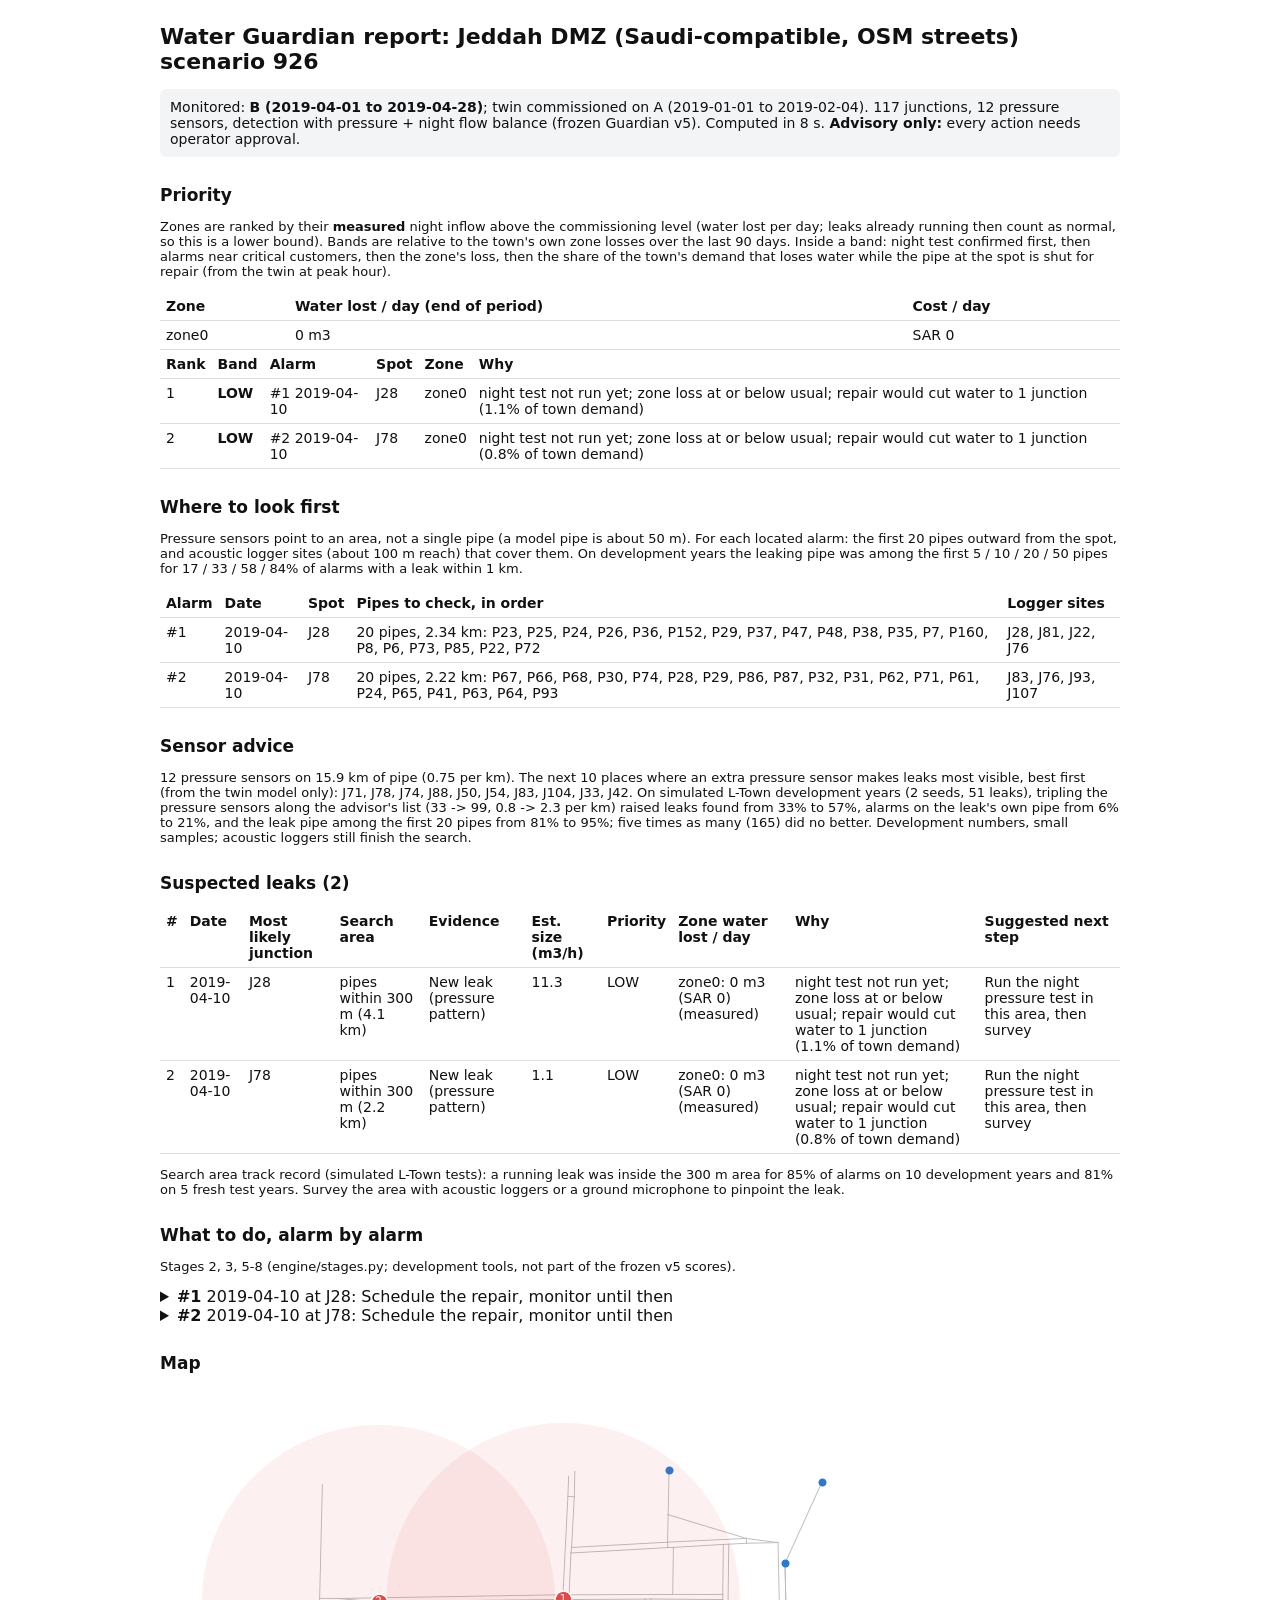
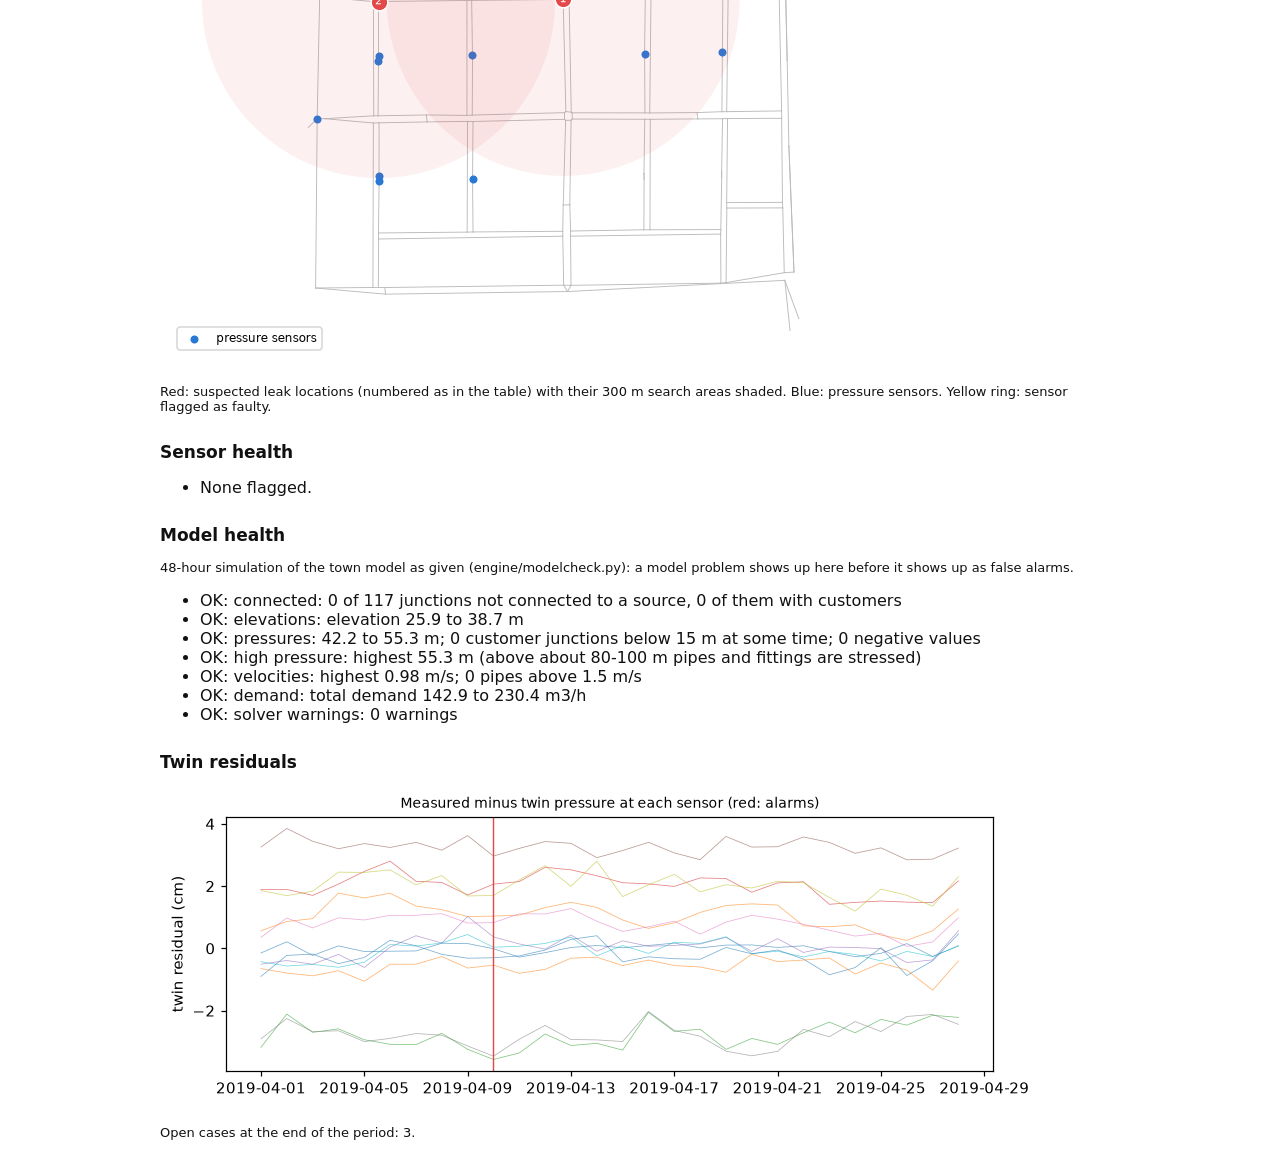
<file: app/api/run/jeddah_report.html>
<!doctype html><html lang="en"><head><meta charset="utf-8"><meta name="viewport" content="width=device-width,initial-scale=1">
<title>Guardian Report</title><style>
body{font-family:system-ui,Segoe UI,sans-serif;max-width:960px;margin:24px auto;padding:0 16px;color:#111;background:#fff}
h1{font-size:22px} h2{font-size:17px;margin-top:28px} table{border-collapse:collapse;width:100%;font-size:14px}
td,th{border-bottom:1px solid #ddd;padding:6px;text-align:left;vertical-align:top} img{max-width:100%} .note{background:#f3f4f6;padding:10px;border-radius:6px;font-size:14px}
.wrap{overflow-x:auto}
</style></head><body>
<h1>Water Guardian report: Jeddah DMZ (Saudi-compatible, OSM streets) scenario 926</h1>
<p class="note">Monitored: <b>B (2019-04-01 to 2019-04-28)</b>; twin commissioned on A (2019-01-01 to 2019-02-04). 117 junctions, 12 pressure sensors,
detection with pressure + night flow balance (frozen Guardian v5). Computed in 8 s. <b>Advisory only:</b> every action needs operator approval.</p>
<h2>Priority</h2><p style='font-size:13px'>Zones are ranked by their <b>measured</b> night inflow above the commissioning level (water lost per day; leaks already running then count as normal, so this is a lower bound). Bands are relative to the town's own zone losses over the last 90 days. Inside a band: night test confirmed first, then alarms near critical customers, then the zone's loss, then the share of the town's demand that loses water while the pipe at the spot is shut for repair (from the twin at peak hour).</p><table><tr><th>Zone</th><th>Water lost / day (end of period)</th><th>Cost / day</th></tr><tr><td>zone0</td><td>0 m3</td><td>SAR 0</td></tr></table><div class='wrap'><table><tr><th>Rank</th><th>Band</th><th>Alarm</th><th>Spot</th><th>Zone</th><th>Why</th></tr><tr><td>1</td><td><b>LOW</b></td><td>#1 2019-04-10</td><td>J28</td><td>zone0</td><td>night test not run yet; zone loss at or below usual; repair would cut water to 1 junction (1.1% of town demand)</td></tr><tr><td>2</td><td><b>LOW</b></td><td>#2 2019-04-10</td><td>J78</td><td>zone0</td><td>night test not run yet; zone loss at or below usual; repair would cut water to 1 junction (0.8% of town demand)</td></tr></table></div><h2>Where to look first</h2><p style='font-size:13px'>Pressure sensors point to an area, not a single pipe (a model pipe is about 50 m). For each located alarm: the first 20 pipes outward from the spot, and acoustic logger sites (about 100 m reach) that cover them. On development years the leaking pipe was among the first 5 / 10 / 20 / 50 pipes for 17 / 33 / 58 / 84% of alarms with a leak within 1 km.</p><div class='wrap'><table><tr><th>Alarm</th><th>Date</th><th>Spot</th><th>Pipes to check, in order</th><th>Logger sites</th></tr><tr><td>#1</td><td>2019-04-10</td><td>J28</td><td>20 pipes, 2.34 km: P23, P25, P24, P26, P36, P152, P29, P37, P47, P48, P38, P35, P7, P160, P8, P6, P73, P85, P22, P72</td><td>J28, J81, J22, J76</td></tr><tr><td>#2</td><td>2019-04-10</td><td>J78</td><td>20 pipes, 2.22 km: P67, P66, P68, P30, P74, P28, P29, P86, P87, P32, P31, P62, P71, P61, P24, P65, P41, P63, P64, P93</td><td>J83, J76, J93, J107</td></tr></table></div><h2>Sensor advice</h2><p style='font-size:13px'>12 pressure sensors on 15.9 km of pipe (0.75 per km). The next 10 places where an extra pressure sensor makes leaks most visible, best first (from the twin model only): J71, J78, J74, J88, J50, J54, J83, J104, J33, J42. On simulated L-Town development years (2 seeds, 51 leaks), tripling the pressure sensors along the advisor&#x27;s list (33 -&gt; 99, 0.8 -&gt; 2.3 per km) raised leaks found from 33% to 57%, alarms on the leak&#x27;s own pipe from 6% to 21%, and the leak pipe among the first 20 pipes from 81% to 95%; five times as many (165) did no better. Development numbers, small samples; acoustic loggers still finish the search.</p>
<h2>Suspected leaks (2)</h2><div class="wrap"><table><tr><th>#</th><th>Date</th><th>Most likely junction</th><th>Search area</th><th>Evidence</th><th>Est. size (m3/h)</th><th>Priority</th><th>Zone water lost / day</th><th>Why</th><th>Suggested next step</th></tr><tr><td>1</td><td>2019-04-10</td><td>J28</td><td>pipes within 300 m (4.1 km)</td><td>New leak (pressure pattern)</td><td>11.3</td><td>LOW</td><td>zone0: 0 m3 (SAR 0) (measured)</td><td>night test not run yet; zone loss at or below usual; repair would cut water to 1 junction (1.1% of town demand)</td><td>Run the night pressure test in this area, then survey</td></tr><tr><td>2</td><td>2019-04-10</td><td>J78</td><td>pipes within 300 m (2.2 km)</td><td>New leak (pressure pattern)</td><td>1.1</td><td>LOW</td><td>zone0: 0 m3 (SAR 0) (measured)</td><td>night test not run yet; zone loss at or below usual; repair would cut water to 1 junction (0.8% of town demand)</td><td>Run the night pressure test in this area, then survey</td></tr></table></div>
<p style="font-size:13px">Search area track record (simulated L-Town tests): a running leak was inside the 300 m area for 85% of alarms on 10 development years and 81% on 5 fresh test years. Survey the area with acoustic loggers or a ground microphone to pinpoint the leak.</p>
<h2>What to do, alarm by alarm</h2><p style='font-size:13px'>Stages 2, 3, 5-8 (engine/stages.py; development tools, not part of the frozen v5 scores).</p><details><summary><b>#1</b> 2019-04-10 at J28: Schedule the repair, monitor until then</summary><table><tr><td style='white-space:nowrap'>2 Diagnose</td><td>Too early in the period to compare two weeks.</td></tr><tr><td style='white-space:nowrap'>3 Confirm</td><td>No valve or pump setting changes the pressure here: the night pressure test cannot run.</td></tr><tr><td style='white-space:nowrap'>5 Prioritise</td><td>About 270 m3 lost per day, about SAR 459 per day.</td></tr><tr><td style='white-space:nowrap'>6 Compare</td><td>Monitor: about 270 m3/day lost. Lower pressure: not possible here (no control reaches this spot). Isolate the 300 m area: closes about 17 pipes, cuts off 30 junctions (about 1027 m3/day of customers&#x27; water).</td></tr><tr><td style='white-space:nowrap'>7 Optimise</td><td>Nothing to optimise.</td></tr><tr><td style='white-space:nowrap'>8 Verify and advise</td><td>Advice: Schedule the repair, monitor until then.</td></tr></table></details><details><summary><b>#2</b> 2019-04-10 at J78: Schedule the repair, monitor until then</summary><table><tr><td style='white-space:nowrap'>2 Diagnose</td><td>Too early in the period to compare two weeks.</td></tr><tr><td style='white-space:nowrap'>3 Confirm</td><td>No valve or pump setting changes the pressure here: the night pressure test cannot run.</td></tr><tr><td style='white-space:nowrap'>5 Prioritise</td><td>About 26 m3 lost per day, about SAR 44 per day.</td></tr><tr><td style='white-space:nowrap'>6 Compare</td><td>Monitor: about 26 m3/day lost. Lower pressure: not possible here (no control reaches this spot). Isolate the 300 m area: closes about 9 pipes, cuts off 117 junctions (about 4744 m3/day of customers&#x27; water), 102 of them outside the area.</td></tr><tr><td style='white-space:nowrap'>7 Optimise</td><td>Nothing to optimise.</td></tr><tr><td style='white-space:nowrap'>8 Verify and advise</td><td>Advice: Schedule the repair, monitor until then.</td></tr></table></details>
<h2>Map</h2><img src="[data-uri]" alt="Network map with numbered alarm locations and their 300 m search areas">
<p style="font-size:13px">Red: suspected leak locations (numbered as in the table) with their 300 m search areas shaded. Blue: pressure sensors. Yellow ring: sensor flagged as faulty.</p>
<h2>Sensor health</h2><ul><li>None flagged.</li></ul>
<h2>Model health</h2><p style="font-size:13px">48-hour simulation of the town model as given (engine/modelcheck.py): a model problem shows up here before it shows up as false alarms.</p><ul><li>OK: connected: 0 of 117 junctions not connected to a source, 0 of them with customers</li><li>OK: elevations: elevation 25.9 to 38.7 m</li><li>OK: pressures: 42.2 to 55.3 m; 0 customer junctions below 15 m at some time; 0 negative values</li><li>OK: high pressure: highest 55.3 m (above about 80-100 m pipes and fittings are stressed)</li><li>OK: velocities: highest 0.98 m/s; 0 pipes above 1.5 m/s</li><li>OK: demand: total demand 142.9 to 230.4 m3/h</li><li>OK: solver warnings: 0 warnings</li></ul>
<h2>Twin residuals</h2><img src="[data-uri]" alt="Residual time series at each sensor">
<p style="font-size:13px">Open cases at the end of the period: 3.</p></body></html>
</file>
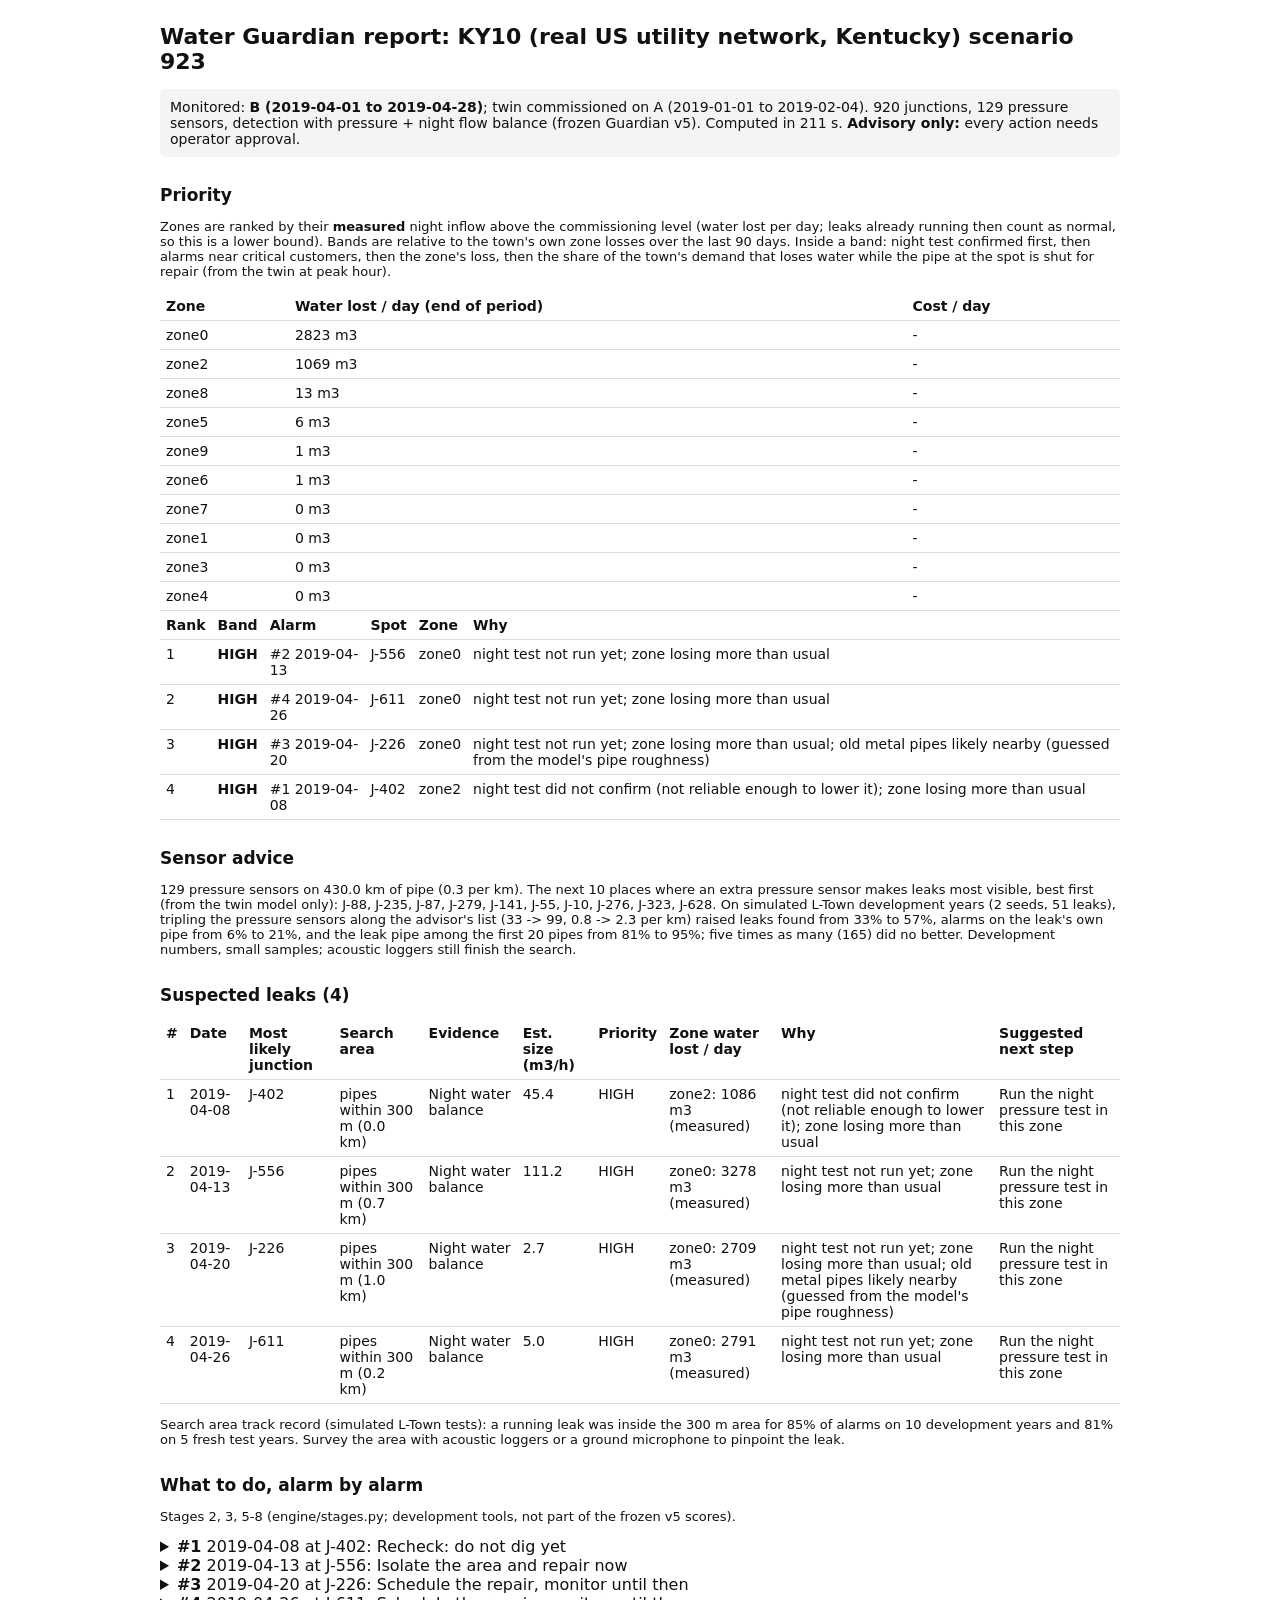
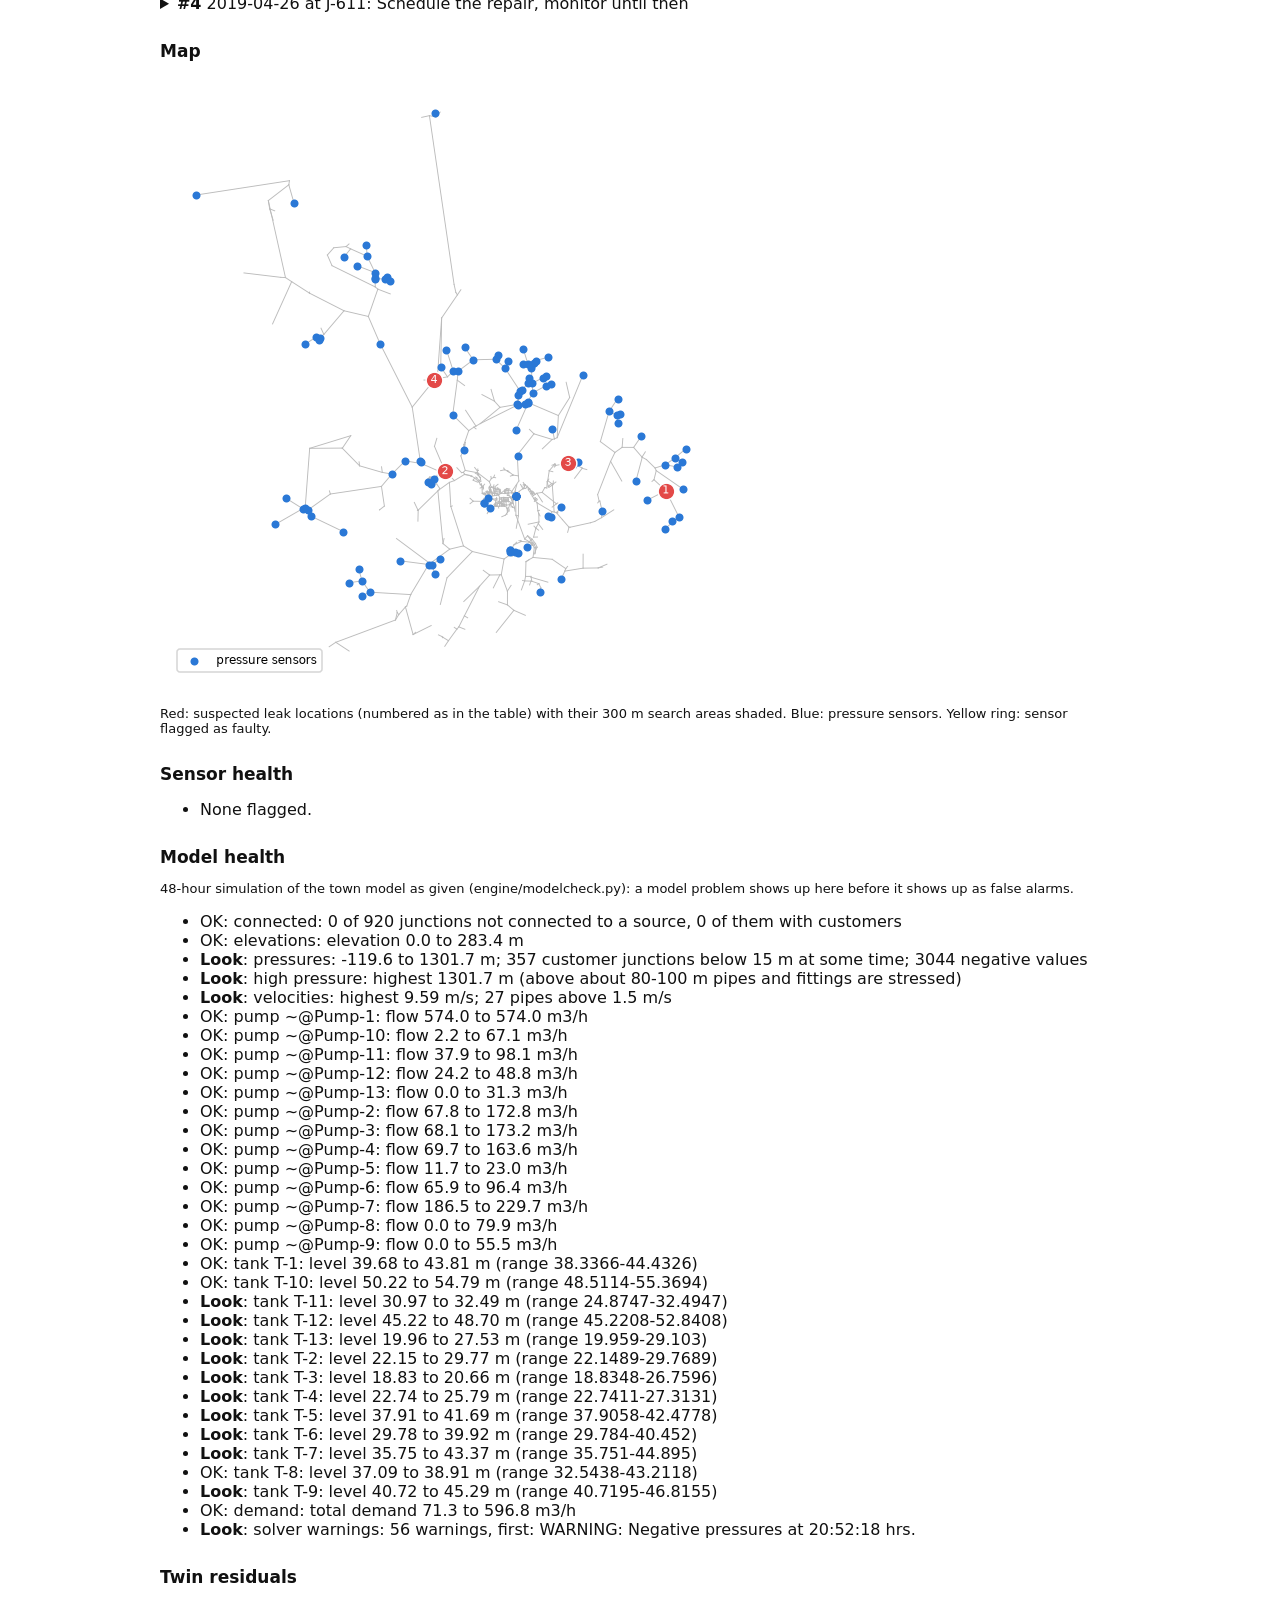
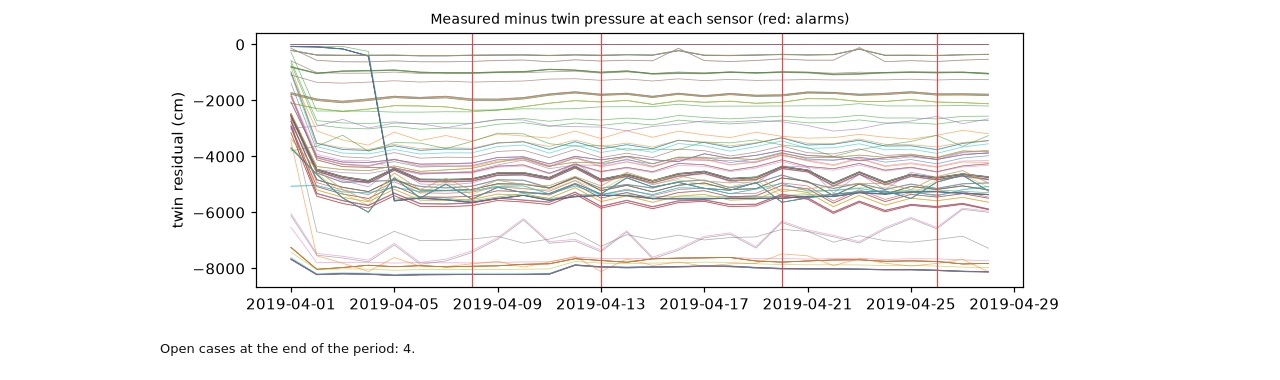
<file: app/api/run/ky10_report.html>
<!doctype html><html lang="en"><head><meta charset="utf-8"><meta name="viewport" content="width=device-width,initial-scale=1">
<title>Guardian Report</title><style>
body{font-family:system-ui,Segoe UI,sans-serif;max-width:960px;margin:24px auto;padding:0 16px;color:#111;background:#fff}
h1{font-size:22px} h2{font-size:17px;margin-top:28px} table{border-collapse:collapse;width:100%;font-size:14px}
td,th{border-bottom:1px solid #ddd;padding:6px;text-align:left;vertical-align:top} img{max-width:100%} .note{background:#f3f4f6;padding:10px;border-radius:6px;font-size:14px}
.wrap{overflow-x:auto}
</style></head><body>
<h1>Water Guardian report: KY10 (real US utility network, Kentucky) scenario 923</h1>
<p class="note">Monitored: <b>B (2019-04-01 to 2019-04-28)</b>; twin commissioned on A (2019-01-01 to 2019-02-04). 920 junctions, 129 pressure sensors,
detection with pressure + night flow balance (frozen Guardian v5). Computed in 211 s. <b>Advisory only:</b> every action needs operator approval.</p>
<h2>Priority</h2><p style='font-size:13px'>Zones are ranked by their <b>measured</b> night inflow above the commissioning level (water lost per day; leaks already running then count as normal, so this is a lower bound). Bands are relative to the town's own zone losses over the last 90 days. Inside a band: night test confirmed first, then alarms near critical customers, then the zone's loss, then the share of the town's demand that loses water while the pipe at the spot is shut for repair (from the twin at peak hour).</p><table><tr><th>Zone</th><th>Water lost / day (end of period)</th><th>Cost / day</th></tr><tr><td>zone0</td><td>2823 m3</td><td>-</td></tr><tr><td>zone2</td><td>1069 m3</td><td>-</td></tr><tr><td>zone8</td><td>13 m3</td><td>-</td></tr><tr><td>zone5</td><td>6 m3</td><td>-</td></tr><tr><td>zone9</td><td>1 m3</td><td>-</td></tr><tr><td>zone6</td><td>1 m3</td><td>-</td></tr><tr><td>zone7</td><td>0 m3</td><td>-</td></tr><tr><td>zone1</td><td>0 m3</td><td>-</td></tr><tr><td>zone3</td><td>0 m3</td><td>-</td></tr><tr><td>zone4</td><td>0 m3</td><td>-</td></tr></table><div class='wrap'><table><tr><th>Rank</th><th>Band</th><th>Alarm</th><th>Spot</th><th>Zone</th><th>Why</th></tr><tr><td>1</td><td><b>HIGH</b></td><td>#2 2019-04-13</td><td>J-556</td><td>zone0</td><td>night test not run yet; zone losing more than usual</td></tr><tr><td>2</td><td><b>HIGH</b></td><td>#4 2019-04-26</td><td>J-611</td><td>zone0</td><td>night test not run yet; zone losing more than usual</td></tr><tr><td>3</td><td><b>HIGH</b></td><td>#3 2019-04-20</td><td>J-226</td><td>zone0</td><td>night test not run yet; zone losing more than usual; old metal pipes likely nearby (guessed from the model&#x27;s pipe roughness)</td></tr><tr><td>4</td><td><b>HIGH</b></td><td>#1 2019-04-08</td><td>J-402</td><td>zone2</td><td>night test did not confirm (not reliable enough to lower it); zone losing more than usual</td></tr></table></div><h2>Sensor advice</h2><p style='font-size:13px'>129 pressure sensors on 430.0 km of pipe (0.3 per km). The next 10 places where an extra pressure sensor makes leaks most visible, best first (from the twin model only): J-88, J-235, J-87, J-279, J-141, J-55, J-10, J-276, J-323, J-628. On simulated L-Town development years (2 seeds, 51 leaks), tripling the pressure sensors along the advisor&#x27;s list (33 -&gt; 99, 0.8 -&gt; 2.3 per km) raised leaks found from 33% to 57%, alarms on the leak&#x27;s own pipe from 6% to 21%, and the leak pipe among the first 20 pipes from 81% to 95%; five times as many (165) did no better. Development numbers, small samples; acoustic loggers still finish the search.</p>
<h2>Suspected leaks (4)</h2><div class="wrap"><table><tr><th>#</th><th>Date</th><th>Most likely junction</th><th>Search area</th><th>Evidence</th><th>Est. size (m3/h)</th><th>Priority</th><th>Zone water lost / day</th><th>Why</th><th>Suggested next step</th></tr><tr><td>1</td><td>2019-04-08</td><td>J-402</td><td>pipes within 300 m (0.0 km)</td><td>Night water balance</td><td>45.4</td><td>HIGH</td><td>zone2: 1086 m3 (measured)</td><td>night test did not confirm (not reliable enough to lower it); zone losing more than usual</td><td>Run the night pressure test in this zone</td></tr><tr><td>2</td><td>2019-04-13</td><td>J-556</td><td>pipes within 300 m (0.7 km)</td><td>Night water balance</td><td>111.2</td><td>HIGH</td><td>zone0: 3278 m3 (measured)</td><td>night test not run yet; zone losing more than usual</td><td>Run the night pressure test in this zone</td></tr><tr><td>3</td><td>2019-04-20</td><td>J-226</td><td>pipes within 300 m (1.0 km)</td><td>Night water balance</td><td>2.7</td><td>HIGH</td><td>zone0: 2709 m3 (measured)</td><td>night test not run yet; zone losing more than usual; old metal pipes likely nearby (guessed from the model&#x27;s pipe roughness)</td><td>Run the night pressure test in this zone</td></tr><tr><td>4</td><td>2019-04-26</td><td>J-611</td><td>pipes within 300 m (0.2 km)</td><td>Night water balance</td><td>5.0</td><td>HIGH</td><td>zone0: 2791 m3 (measured)</td><td>night test not run yet; zone losing more than usual</td><td>Run the night pressure test in this zone</td></tr></table></div>
<p style="font-size:13px">Search area track record (simulated L-Town tests): a running leak was inside the 300 m area for 85% of alarms on 10 development years and 81% on 5 fresh test years. Survey the area with acoustic loggers or a ground microphone to pinpoint the leak.</p>
<h2>What to do, alarm by alarm</h2><p style='font-size:13px'>Stages 2, 3, 5-8 (engine/stages.py; development tools, not part of the frozen v5 scores).</p><details><summary><b>#1</b> 2019-04-08 at J-402: Recheck: do not dig yet</summary><table><tr><td style='white-space:nowrap'>2 Diagnose</td><td>Too early in the period to compare two weeks.</td></tr><tr><td style='white-space:nowrap'>3 Confirm</td><td>Not confirmed by the night pressure test (-39.6 standard deviations): recheck before digging.</td></tr><tr><td style='white-space:nowrap'>5 Prioritise</td><td>About 1090 m3 lost per day.</td></tr><tr><td style='white-space:nowrap'>6 Compare</td><td>Monitor: about 1090 m3/day lost. Lower pressure: about 438 m3/day (-1%), nobody below 15 m. Isolate the 300 m area: closes about 3 pipes, cuts off 5 junctions (about 281 m3/day of customers&#x27; water), 4 of them outside the area.</td></tr><tr><td style='white-space:nowrap'>7 Optimise</td><td>Twin plan (every 3 hours, at least 16 m everywhere): ~@RV-3 setting lowered by 12 m. Leak about 1080 -&gt; 935 m3/day.</td></tr><tr><td style='white-space:nowrap'>8 Verify and advise</td><td>Second model (24-hour pressure-driven simulation): failed after 5 back-off(s); lowest junction -39.7 m; final settings: no control changed. Advice: Recheck: do not dig yet.</td></tr></table></details><details><summary><b>#2</b> 2019-04-13 at J-556: Isolate the area and repair now</summary><table><tr><td style='white-space:nowrap'>2 Diagnose</td><td>Too early in the period to compare two weeks.</td></tr><tr><td style='white-space:nowrap'>3 Confirm</td><td>No valve or pump setting changes the pressure here: the night pressure test cannot run.</td></tr><tr><td style='white-space:nowrap'>5 Prioritise</td><td>About 2670 m3 lost per day.</td></tr><tr><td style='white-space:nowrap'>6 Compare</td><td>Monitor: about 2670 m3/day lost. Lower pressure: about 1229 m3/day (-1%), nobody below 15 m. Isolate the 300 m area: closes about 4 pipes, cuts off 5 junctions (about 88 m3/day of customers&#x27; water), 3 of them outside the area.</td></tr><tr><td style='white-space:nowrap'>7 Optimise</td><td>Twin plan (every 3 hours, at least 16 m everywhere): ~@RV-4 setting lowered by 0 to 15 m; ~@Pump-11 outlet pressure lowered by -95 to 14 m (pump speed 86 to 100%); ~@Pump-2 outlet pressure lowered by 0 to 1 m (pump speed 76 to 100%); ~@Pump-3 outlet pressure lowered by 0 to 1 m (pump speed 78 to 100%); ~@Pump-4 outlet pressure lowered by 0 to 1 m (pump speed 98 to 100%); ~@Pump-6 outlet pressure lowered by 0 to 13 m (pump speed 70 to 100%). Leak about 2955 -&gt; 2872 m3/day. Limited by the utility&#x27;s cap (at most 15 m lower, pump speed at least 70%); more saving was possible.</td></tr><tr><td style='white-space:nowrap'>8 Verify and advise</td><td>Second model (24-hour pressure-driven simulation): failed after 5 back-off(s); lowest junction -39.5 m; final settings: ~@RV-4 setting lowered by 0 to 3 m; ~@Pump-6 outlet pressure lowered by 0 to 2 m (pump speed 94 to 100%). Advice: Isolate the area and repair now.</td></tr></table></details><details><summary><b>#3</b> 2019-04-20 at J-226: Schedule the repair, monitor until then</summary><table><tr><td style='white-space:nowrap'>2 Diagnose</td><td>Change spreads over 19 sensors, as a leak&#x27;s does. Zone night flow -23.7 m3/h over the week.</td></tr><tr><td style='white-space:nowrap'>3 Confirm</td><td>No valve or pump setting changes the pressure here: the night pressure test cannot run.</td></tr><tr><td style='white-space:nowrap'>5 Prioritise</td><td>About 64 m3 lost per day.</td></tr><tr><td style='white-space:nowrap'>6 Compare</td><td>Monitor: about 64 m3/day lost. Lower pressure: about 30 m3/day (-0%), nobody below 15 m. Isolate the 300 m area: closes about 4 pipes, cuts off 20 junctions (about 191 m3/day of customers&#x27; water), 14 of them outside the area.</td></tr><tr><td style='white-space:nowrap'>7 Optimise</td><td>Twin plan (every 3 hours, at least 16 m everywhere): ~@Pump-2 outlet pressure lowered by 0 m (pump speed 98 to 100%); ~@Pump-3 outlet pressure lowered by 0 m (pump speed 88 to 100%); ~@Pump-4 outlet pressure lowered by 0 to 1 m (pump speed 98 to 100%). Leak about 54 -&gt; 54 m3/day.</td></tr><tr><td style='white-space:nowrap'>8 Verify and advise</td><td>Second model (24-hour pressure-driven simulation): failed after 3 back-off(s); lowest junction -39.1 m; final settings: no control changed. Advice: Schedule the repair, monitor until then.</td></tr></table></details><details><summary><b>#4</b> 2019-04-26 at J-611: Schedule the repair, monitor until then</summary><table><tr><td style='white-space:nowrap'>2 Diagnose</td><td>Change spreads over 14 sensors, as a leak&#x27;s does. Zone night flow +3.8 m3/h over the week.</td></tr><tr><td style='white-space:nowrap'>3 Confirm</td><td>No valve or pump setting changes the pressure here: the night pressure test cannot run.</td></tr><tr><td style='white-space:nowrap'>5 Prioritise</td><td>About 121 m3 lost per day.</td></tr><tr><td style='white-space:nowrap'>6 Compare</td><td>Monitor: about 121 m3/day lost. Lower pressure: about 72 m3/day (-5%), nobody below 15 m. Isolate the 300 m area: closes about 4 pipes, cuts off 3 junctions (about 161 m3/day of customers&#x27; water), 1 of them outside the area.</td></tr><tr><td style='white-space:nowrap'>7 Optimise</td><td>Twin plan (every 3 hours, at least 16 m everywhere): ~@RV-4 setting lowered by 0 to 2 m; ~@RV-5 setting lowered by 0 to 15 m; ~@Pump-10 outlet pressure lowered by -7 to 696 m (pump speed 96 to 100%); ~@Pump-12 outlet pressure lowered by 0 to 14 m (pump speed 96 to 100%); ~@Pump-2 outlet pressure lowered by 0 m (pump speed 96 to 100%); ~@Pump-3 outlet pressure lowered by 0 m (pump speed 98 to 100%); ~@Pump-4 outlet pressure lowered by 0 m (pump speed 98 to 100%); ~@Pump-6 outlet pressure lowered by 1 to 17 m (pump speed 70 to 100%); ~@Pump-7 outlet pressure lowered by -1 to 5 m (pump speed 84 to 100%). Leak about 128 -&gt; 114 m3/day. Limited by the utility&#x27;s cap (at most 15 m lower, pump speed at least 70%); more saving was possible.</td></tr><tr><td style='white-space:nowrap'>8 Verify and advise</td><td>Second model (24-hour pressure-driven simulation): failed after 5 back-off(s); lowest junction -43.5 m; final settings: ~@RV-5 setting lowered by 0 to 3 m; ~@Pump-6 outlet pressure lowered by 0 to 3 m (pump speed 94 to 100%). Advice: Schedule the repair, monitor until then.</td></tr></table></details>
<h2>Map</h2><img src="[data-uri]" alt="Network map with numbered alarm locations and their 300 m search areas">
<p style="font-size:13px">Red: suspected leak locations (numbered as in the table) with their 300 m search areas shaded. Blue: pressure sensors. Yellow ring: sensor flagged as faulty.</p>
<h2>Sensor health</h2><ul><li>None flagged.</li></ul>
<h2>Model health</h2><p style="font-size:13px">48-hour simulation of the town model as given (engine/modelcheck.py): a model problem shows up here before it shows up as false alarms.</p><ul><li>OK: connected: 0 of 920 junctions not connected to a source, 0 of them with customers</li><li>OK: elevations: elevation 0.0 to 283.4 m</li><li><b>Look</b>: pressures: -119.6 to 1301.7 m; 357 customer junctions below 15 m at some time; 3044 negative values</li><li><b>Look</b>: high pressure: highest 1301.7 m (above about 80-100 m pipes and fittings are stressed)</li><li><b>Look</b>: velocities: highest 9.59 m/s; 27 pipes above 1.5 m/s</li><li>OK: pump ~@Pump-1: flow 574.0 to 574.0 m3/h</li><li>OK: pump ~@Pump-10: flow 2.2 to 67.1 m3/h</li><li>OK: pump ~@Pump-11: flow 37.9 to 98.1 m3/h</li><li>OK: pump ~@Pump-12: flow 24.2 to 48.8 m3/h</li><li>OK: pump ~@Pump-13: flow 0.0 to 31.3 m3/h</li><li>OK: pump ~@Pump-2: flow 67.8 to 172.8 m3/h</li><li>OK: pump ~@Pump-3: flow 68.1 to 173.2 m3/h</li><li>OK: pump ~@Pump-4: flow 69.7 to 163.6 m3/h</li><li>OK: pump ~@Pump-5: flow 11.7 to 23.0 m3/h</li><li>OK: pump ~@Pump-6: flow 65.9 to 96.4 m3/h</li><li>OK: pump ~@Pump-7: flow 186.5 to 229.7 m3/h</li><li>OK: pump ~@Pump-8: flow 0.0 to 79.9 m3/h</li><li>OK: pump ~@Pump-9: flow 0.0 to 55.5 m3/h</li><li>OK: tank T-1: level 39.68 to 43.81 m (range 38.3366-44.4326)</li><li>OK: tank T-10: level 50.22 to 54.79 m (range 48.5114-55.3694)</li><li><b>Look</b>: tank T-11: level 30.97 to 32.49 m (range 24.8747-32.4947)</li><li><b>Look</b>: tank T-12: level 45.22 to 48.70 m (range 45.2208-52.8408)</li><li><b>Look</b>: tank T-13: level 19.96 to 27.53 m (range 19.959-29.103)</li><li><b>Look</b>: tank T-2: level 22.15 to 29.77 m (range 22.1489-29.7689)</li><li><b>Look</b>: tank T-3: level 18.83 to 20.66 m (range 18.8348-26.7596)</li><li><b>Look</b>: tank T-4: level 22.74 to 25.79 m (range 22.7411-27.3131)</li><li><b>Look</b>: tank T-5: level 37.91 to 41.69 m (range 37.9058-42.4778)</li><li><b>Look</b>: tank T-6: level 29.78 to 39.92 m (range 29.784-40.452)</li><li><b>Look</b>: tank T-7: level 35.75 to 43.37 m (range 35.751-44.895)</li><li>OK: tank T-8: level 37.09 to 38.91 m (range 32.5438-43.2118)</li><li><b>Look</b>: tank T-9: level 40.72 to 45.29 m (range 40.7195-46.8155)</li><li>OK: demand: total demand 71.3 to 596.8 m3/h</li><li><b>Look</b>: solver warnings: 56 warnings, first: WARNING: Negative pressures at 20:52:18 hrs.</li></ul>
<h2>Twin residuals</h2><img src="[data-uri]" alt="Residual time series at each sensor">
<p style="font-size:13px">Open cases at the end of the period: 4.</p></body></html>
</file>
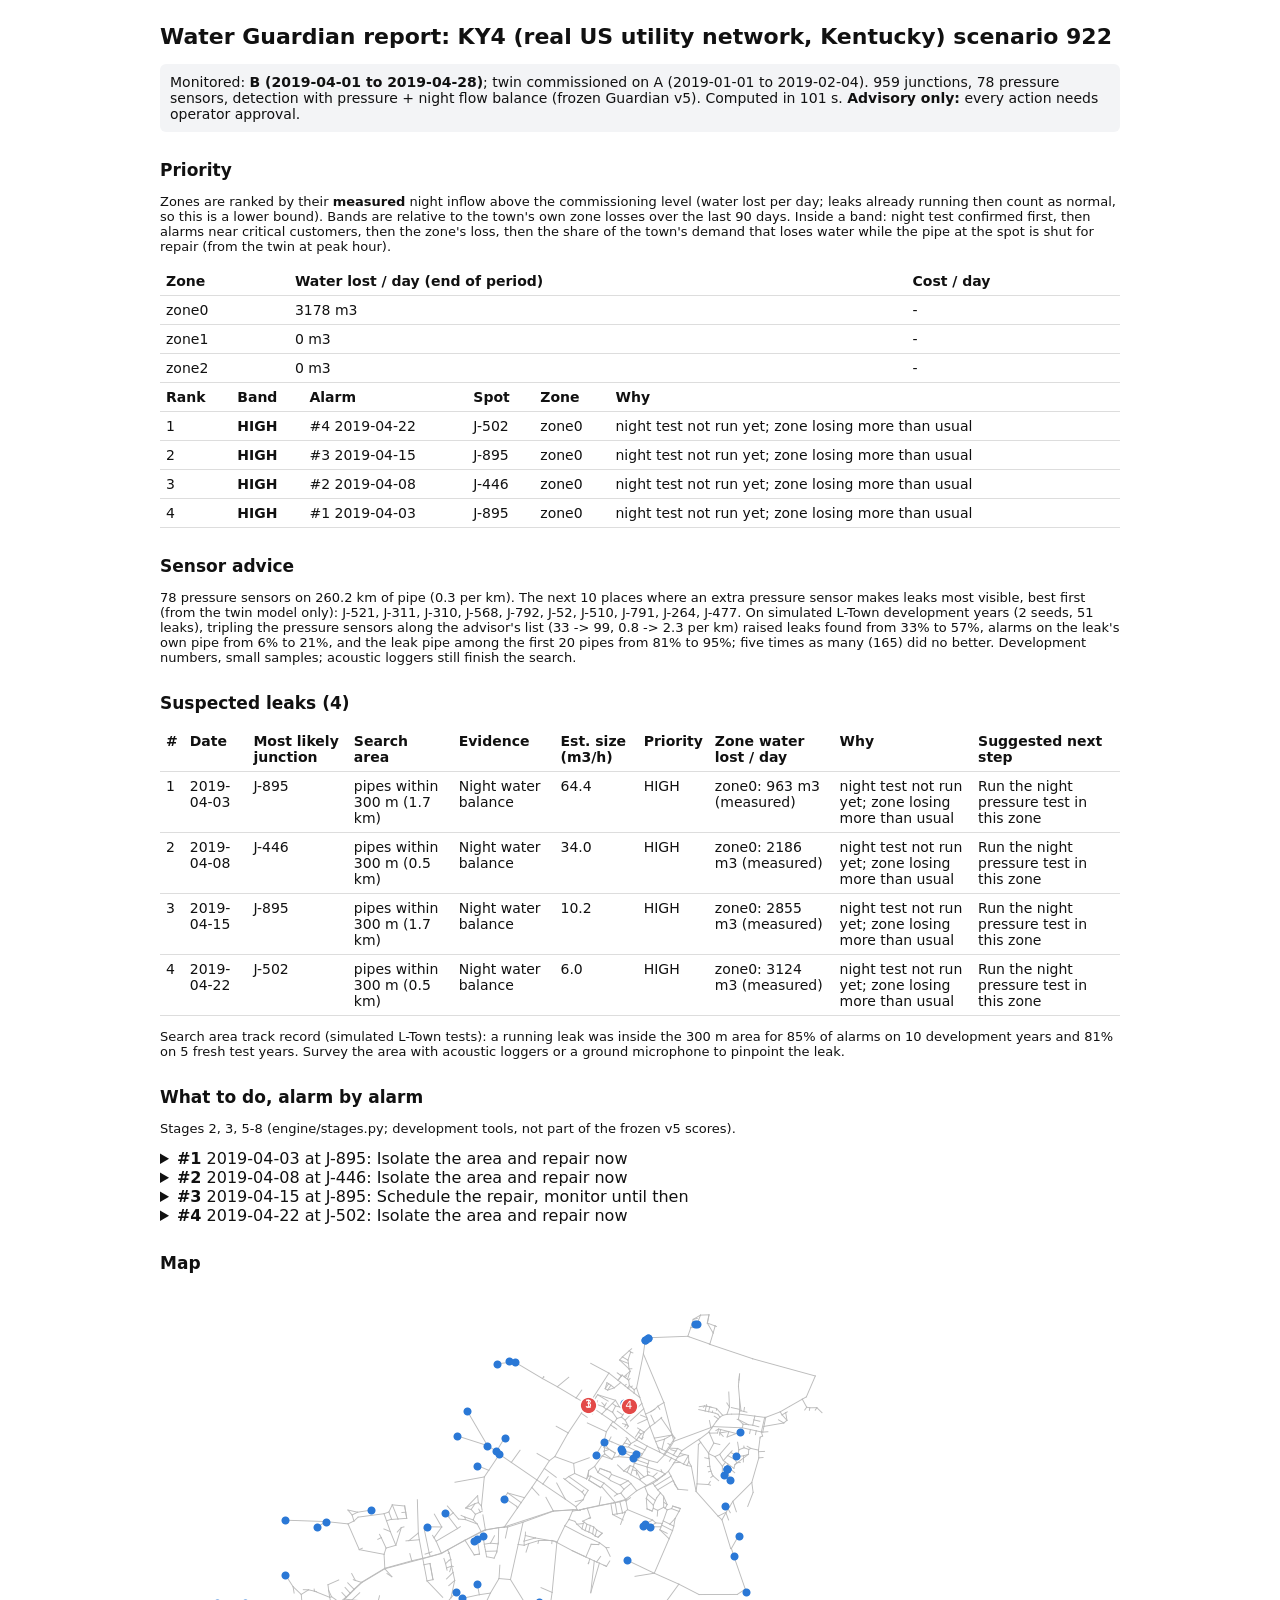
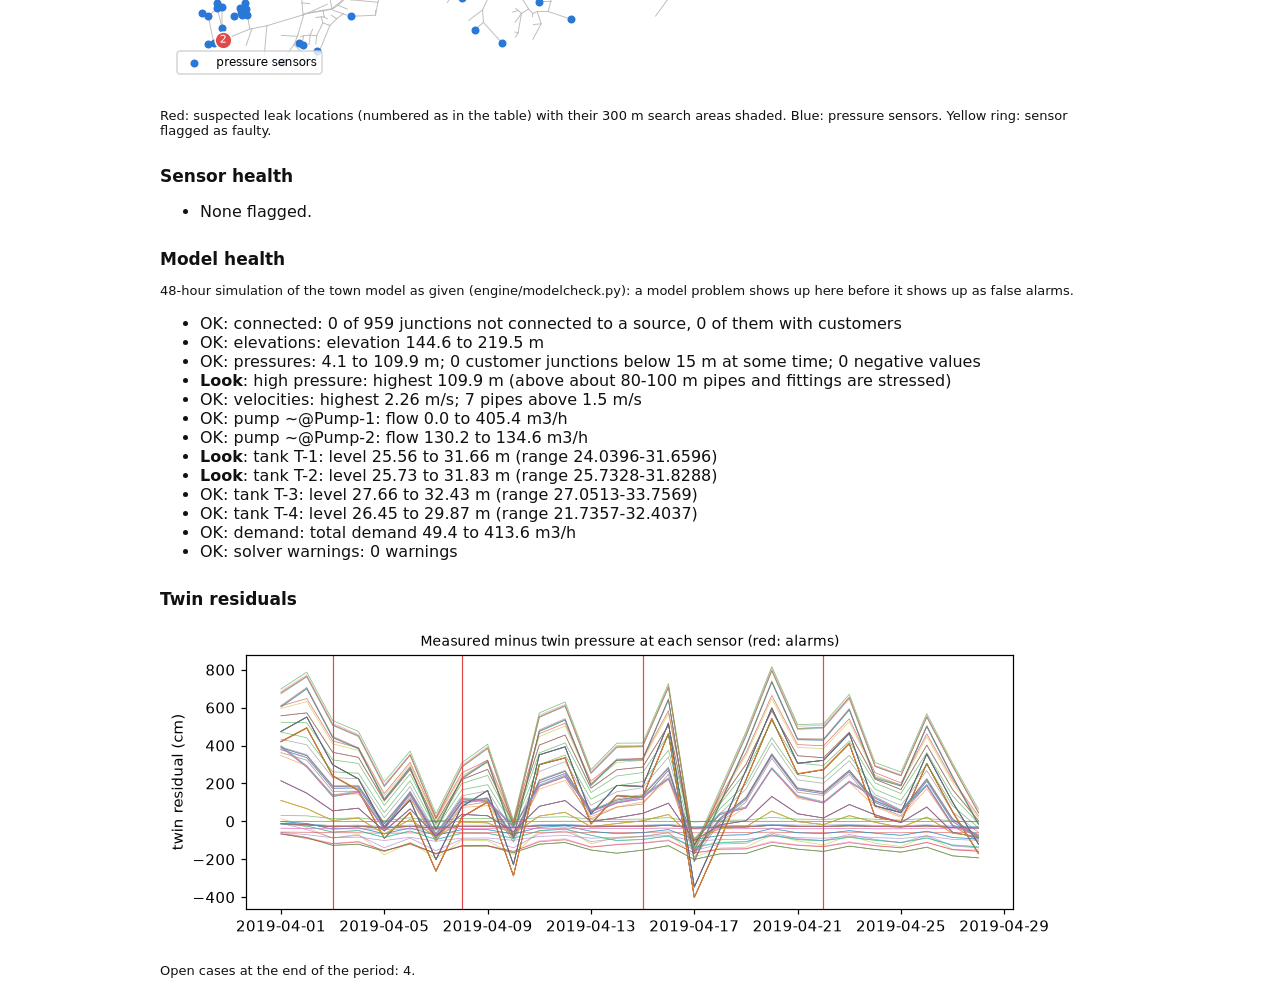
<file: app/api/run/ky4_report.html>
<!doctype html><html lang="en"><head><meta charset="utf-8"><meta name="viewport" content="width=device-width,initial-scale=1">
<title>Guardian Report</title><style>
body{font-family:system-ui,Segoe UI,sans-serif;max-width:960px;margin:24px auto;padding:0 16px;color:#111;background:#fff}
h1{font-size:22px} h2{font-size:17px;margin-top:28px} table{border-collapse:collapse;width:100%;font-size:14px}
td,th{border-bottom:1px solid #ddd;padding:6px;text-align:left;vertical-align:top} img{max-width:100%} .note{background:#f3f4f6;padding:10px;border-radius:6px;font-size:14px}
.wrap{overflow-x:auto}
</style></head><body>
<h1>Water Guardian report: KY4 (real US utility network, Kentucky) scenario 922</h1>
<p class="note">Monitored: <b>B (2019-04-01 to 2019-04-28)</b>; twin commissioned on A (2019-01-01 to 2019-02-04). 959 junctions, 78 pressure sensors,
detection with pressure + night flow balance (frozen Guardian v5). Computed in 101 s. <b>Advisory only:</b> every action needs operator approval.</p>
<h2>Priority</h2><p style='font-size:13px'>Zones are ranked by their <b>measured</b> night inflow above the commissioning level (water lost per day; leaks already running then count as normal, so this is a lower bound). Bands are relative to the town's own zone losses over the last 90 days. Inside a band: night test confirmed first, then alarms near critical customers, then the zone's loss, then the share of the town's demand that loses water while the pipe at the spot is shut for repair (from the twin at peak hour).</p><table><tr><th>Zone</th><th>Water lost / day (end of period)</th><th>Cost / day</th></tr><tr><td>zone0</td><td>3178 m3</td><td>-</td></tr><tr><td>zone1</td><td>0 m3</td><td>-</td></tr><tr><td>zone2</td><td>0 m3</td><td>-</td></tr></table><div class='wrap'><table><tr><th>Rank</th><th>Band</th><th>Alarm</th><th>Spot</th><th>Zone</th><th>Why</th></tr><tr><td>1</td><td><b>HIGH</b></td><td>#4 2019-04-22</td><td>J-502</td><td>zone0</td><td>night test not run yet; zone losing more than usual</td></tr><tr><td>2</td><td><b>HIGH</b></td><td>#3 2019-04-15</td><td>J-895</td><td>zone0</td><td>night test not run yet; zone losing more than usual</td></tr><tr><td>3</td><td><b>HIGH</b></td><td>#2 2019-04-08</td><td>J-446</td><td>zone0</td><td>night test not run yet; zone losing more than usual</td></tr><tr><td>4</td><td><b>HIGH</b></td><td>#1 2019-04-03</td><td>J-895</td><td>zone0</td><td>night test not run yet; zone losing more than usual</td></tr></table></div><h2>Sensor advice</h2><p style='font-size:13px'>78 pressure sensors on 260.2 km of pipe (0.3 per km). The next 10 places where an extra pressure sensor makes leaks most visible, best first (from the twin model only): J-521, J-311, J-310, J-568, J-792, J-52, J-510, J-791, J-264, J-477. On simulated L-Town development years (2 seeds, 51 leaks), tripling the pressure sensors along the advisor&#x27;s list (33 -&gt; 99, 0.8 -&gt; 2.3 per km) raised leaks found from 33% to 57%, alarms on the leak&#x27;s own pipe from 6% to 21%, and the leak pipe among the first 20 pipes from 81% to 95%; five times as many (165) did no better. Development numbers, small samples; acoustic loggers still finish the search.</p>
<h2>Suspected leaks (4)</h2><div class="wrap"><table><tr><th>#</th><th>Date</th><th>Most likely junction</th><th>Search area</th><th>Evidence</th><th>Est. size (m3/h)</th><th>Priority</th><th>Zone water lost / day</th><th>Why</th><th>Suggested next step</th></tr><tr><td>1</td><td>2019-04-03</td><td>J-895</td><td>pipes within 300 m (1.7 km)</td><td>Night water balance</td><td>64.4</td><td>HIGH</td><td>zone0: 963 m3 (measured)</td><td>night test not run yet; zone losing more than usual</td><td>Run the night pressure test in this zone</td></tr><tr><td>2</td><td>2019-04-08</td><td>J-446</td><td>pipes within 300 m (0.5 km)</td><td>Night water balance</td><td>34.0</td><td>HIGH</td><td>zone0: 2186 m3 (measured)</td><td>night test not run yet; zone losing more than usual</td><td>Run the night pressure test in this zone</td></tr><tr><td>3</td><td>2019-04-15</td><td>J-895</td><td>pipes within 300 m (1.7 km)</td><td>Night water balance</td><td>10.2</td><td>HIGH</td><td>zone0: 2855 m3 (measured)</td><td>night test not run yet; zone losing more than usual</td><td>Run the night pressure test in this zone</td></tr><tr><td>4</td><td>2019-04-22</td><td>J-502</td><td>pipes within 300 m (0.5 km)</td><td>Night water balance</td><td>6.0</td><td>HIGH</td><td>zone0: 3124 m3 (measured)</td><td>night test not run yet; zone losing more than usual</td><td>Run the night pressure test in this zone</td></tr></table></div>
<p style="font-size:13px">Search area track record (simulated L-Town tests): a running leak was inside the 300 m area for 85% of alarms on 10 development years and 81% on 5 fresh test years. Survey the area with acoustic loggers or a ground microphone to pinpoint the leak.</p>
<h2>What to do, alarm by alarm</h2><p style='font-size:13px'>Stages 2, 3, 5-8 (engine/stages.py; development tools, not part of the frozen v5 scores).</p><details><summary><b>#1</b> 2019-04-03 at J-895: Isolate the area and repair now</summary><table><tr><td style='white-space:nowrap'>2 Diagnose</td><td>Too early in the period to compare two weeks.</td></tr><tr><td style='white-space:nowrap'>3 Confirm</td><td>No valve or pump setting changes the pressure here: the night pressure test cannot run.</td></tr><tr><td style='white-space:nowrap'>5 Prioritise</td><td>About 1546 m3 lost per day.</td></tr><tr><td style='white-space:nowrap'>6 Compare</td><td>Monitor: about 1546 m3/day lost. Lower pressure: about 1520 m3/day (-2%), nobody below 15 m. Isolate the 300 m area: closes about 9 pipes, cuts off 20 junctions (about 222 m3/day of customers&#x27; water), 13 of them outside the area.</td></tr><tr><td style='white-space:nowrap'>7 Optimise</td><td>Twin plan (every 3 hours, at least 16 m everywhere): ~@Pump-1 outlet pressure lowered by 0 to 5 m (pump speed 98 to 100%). Leak about 1533 -&gt; 1517 m3/day.</td></tr><tr><td style='white-space:nowrap'>8 Verify and advise</td><td>Second model (24-hour pressure-driven simulation): passed; lowest junction 4.1 m; final settings: ~@Pump-1 outlet pressure lowered by 0 to 5 m (pump speed 98 to 100%). Advice: Isolate the area and repair now.</td></tr></table></details><details><summary><b>#2</b> 2019-04-08 at J-446: Isolate the area and repair now</summary><table><tr><td style='white-space:nowrap'>2 Diagnose</td><td>Too early in the period to compare two weeks.</td></tr><tr><td style='white-space:nowrap'>3 Confirm</td><td>No valve or pump setting changes the pressure here: the night pressure test cannot run.</td></tr><tr><td style='white-space:nowrap'>5 Prioritise</td><td>About 816 m3 lost per day.</td></tr><tr><td style='white-space:nowrap'>6 Compare</td><td>Monitor: about 816 m3/day lost. Lower pressure: about 688 m3/day (-1%), nobody below 15 m. Isolate the 300 m area: closes about 4 pipes, cuts off 9 junctions (about 162 m3/day of customers&#x27; water), 7 of them outside the area.</td></tr><tr><td style='white-space:nowrap'>7 Optimise</td><td>Twin plan (every 3 hours, at least 16 m everywhere): ~@Pump-1 outlet pressure lowered by 0 to 5 m (pump speed 98 to 100%). Leak about 843 -&gt; 843 m3/day.</td></tr><tr><td style='white-space:nowrap'>8 Verify and advise</td><td>Second model (24-hour pressure-driven simulation): passed; lowest junction 4.1 m; final settings: ~@Pump-1 outlet pressure lowered by 0 to 5 m (pump speed 98 to 100%). Advice: Isolate the area and repair now.</td></tr></table></details><details><summary><b>#3</b> 2019-04-15 at J-895: Schedule the repair, monitor until then</summary><table><tr><td style='white-space:nowrap'>2 Diagnose</td><td>Change sits mostly on one sensor (J-382): check that sensor before sending a crew. Zone night flow +27.9 m3/h over the week.</td></tr><tr><td style='white-space:nowrap'>3 Confirm</td><td>No valve or pump setting changes the pressure here: the night pressure test cannot run.</td></tr><tr><td style='white-space:nowrap'>5 Prioritise</td><td>About 244 m3 lost per day.</td></tr><tr><td style='white-space:nowrap'>6 Compare</td><td>Monitor: about 244 m3/day lost. Lower pressure: about 247 m3/day (-1%), nobody below 15 m. Isolate the 300 m area: closes about 9 pipes, cuts off 20 junctions (about 254 m3/day of customers&#x27; water), 13 of them outside the area.</td></tr><tr><td style='white-space:nowrap'>7 Optimise</td><td>Twin plan (every 3 hours, at least 16 m everywhere): ~@Pump-1 outlet pressure lowered by 0 to 5 m (pump speed 98 to 100%). Leak about 245 -&gt; 241 m3/day.</td></tr><tr><td style='white-space:nowrap'>8 Verify and advise</td><td>Second model (24-hour pressure-driven simulation): passed; lowest junction 4.1 m; final settings: ~@Pump-1 outlet pressure lowered by 0 to 5 m (pump speed 98 to 100%). Advice: Schedule the repair, monitor until then.</td></tr></table></details><details><summary><b>#4</b> 2019-04-22 at J-502: Isolate the area and repair now</summary><table><tr><td style='white-space:nowrap'>2 Diagnose</td><td>Change sits mostly on one sensor (J-630): check that sensor before sending a crew. Zone night flow +11.2 m3/h over the week.</td></tr><tr><td style='white-space:nowrap'>3 Confirm</td><td>No valve or pump setting changes the pressure here: the night pressure test cannot run.</td></tr><tr><td style='white-space:nowrap'>5 Prioritise</td><td>About 145 m3 lost per day.</td></tr><tr><td style='white-space:nowrap'>6 Compare</td><td>Monitor: about 145 m3/day lost. Lower pressure: about 144 m3/day (-1%), nobody below 15 m. Isolate the 300 m area: closes about 4 pipes, cuts off 6 junctions (about 30 m3/day of customers&#x27; water), 2 of them outside the area.</td></tr><tr><td style='white-space:nowrap'>7 Optimise</td><td>Twin plan (every 3 hours, at least 16 m everywhere): ~@Pump-1 outlet pressure lowered by 0 to 5 m (pump speed 98 to 100%). Leak about 144 -&gt; 142 m3/day.</td></tr><tr><td style='white-space:nowrap'>8 Verify and advise</td><td>Second model (24-hour pressure-driven simulation): passed; lowest junction 4.1 m; final settings: ~@Pump-1 outlet pressure lowered by 0 to 5 m (pump speed 98 to 100%). Advice: Isolate the area and repair now.</td></tr></table></details>
<h2>Map</h2><img src="[data-uri]" alt="Network map with numbered alarm locations and their 300 m search areas">
<p style="font-size:13px">Red: suspected leak locations (numbered as in the table) with their 300 m search areas shaded. Blue: pressure sensors. Yellow ring: sensor flagged as faulty.</p>
<h2>Sensor health</h2><ul><li>None flagged.</li></ul>
<h2>Model health</h2><p style="font-size:13px">48-hour simulation of the town model as given (engine/modelcheck.py): a model problem shows up here before it shows up as false alarms.</p><ul><li>OK: connected: 0 of 959 junctions not connected to a source, 0 of them with customers</li><li>OK: elevations: elevation 144.6 to 219.5 m</li><li>OK: pressures: 4.1 to 109.9 m; 0 customer junctions below 15 m at some time; 0 negative values</li><li><b>Look</b>: high pressure: highest 109.9 m (above about 80-100 m pipes and fittings are stressed)</li><li>OK: velocities: highest 2.26 m/s; 7 pipes above 1.5 m/s</li><li>OK: pump ~@Pump-1: flow 0.0 to 405.4 m3/h</li><li>OK: pump ~@Pump-2: flow 130.2 to 134.6 m3/h</li><li><b>Look</b>: tank T-1: level 25.56 to 31.66 m (range 24.0396-31.6596)</li><li><b>Look</b>: tank T-2: level 25.73 to 31.83 m (range 25.7328-31.8288)</li><li>OK: tank T-3: level 27.66 to 32.43 m (range 27.0513-33.7569)</li><li>OK: tank T-4: level 26.45 to 29.87 m (range 21.7357-32.4037)</li><li>OK: demand: total demand 49.4 to 413.6 m3/h</li><li>OK: solver warnings: 0 warnings</li></ul>
<h2>Twin residuals</h2><img src="[data-uri]" alt="Residual time series at each sensor">
<p style="font-size:13px">Open cases at the end of the period: 4.</p></body></html>
</file>
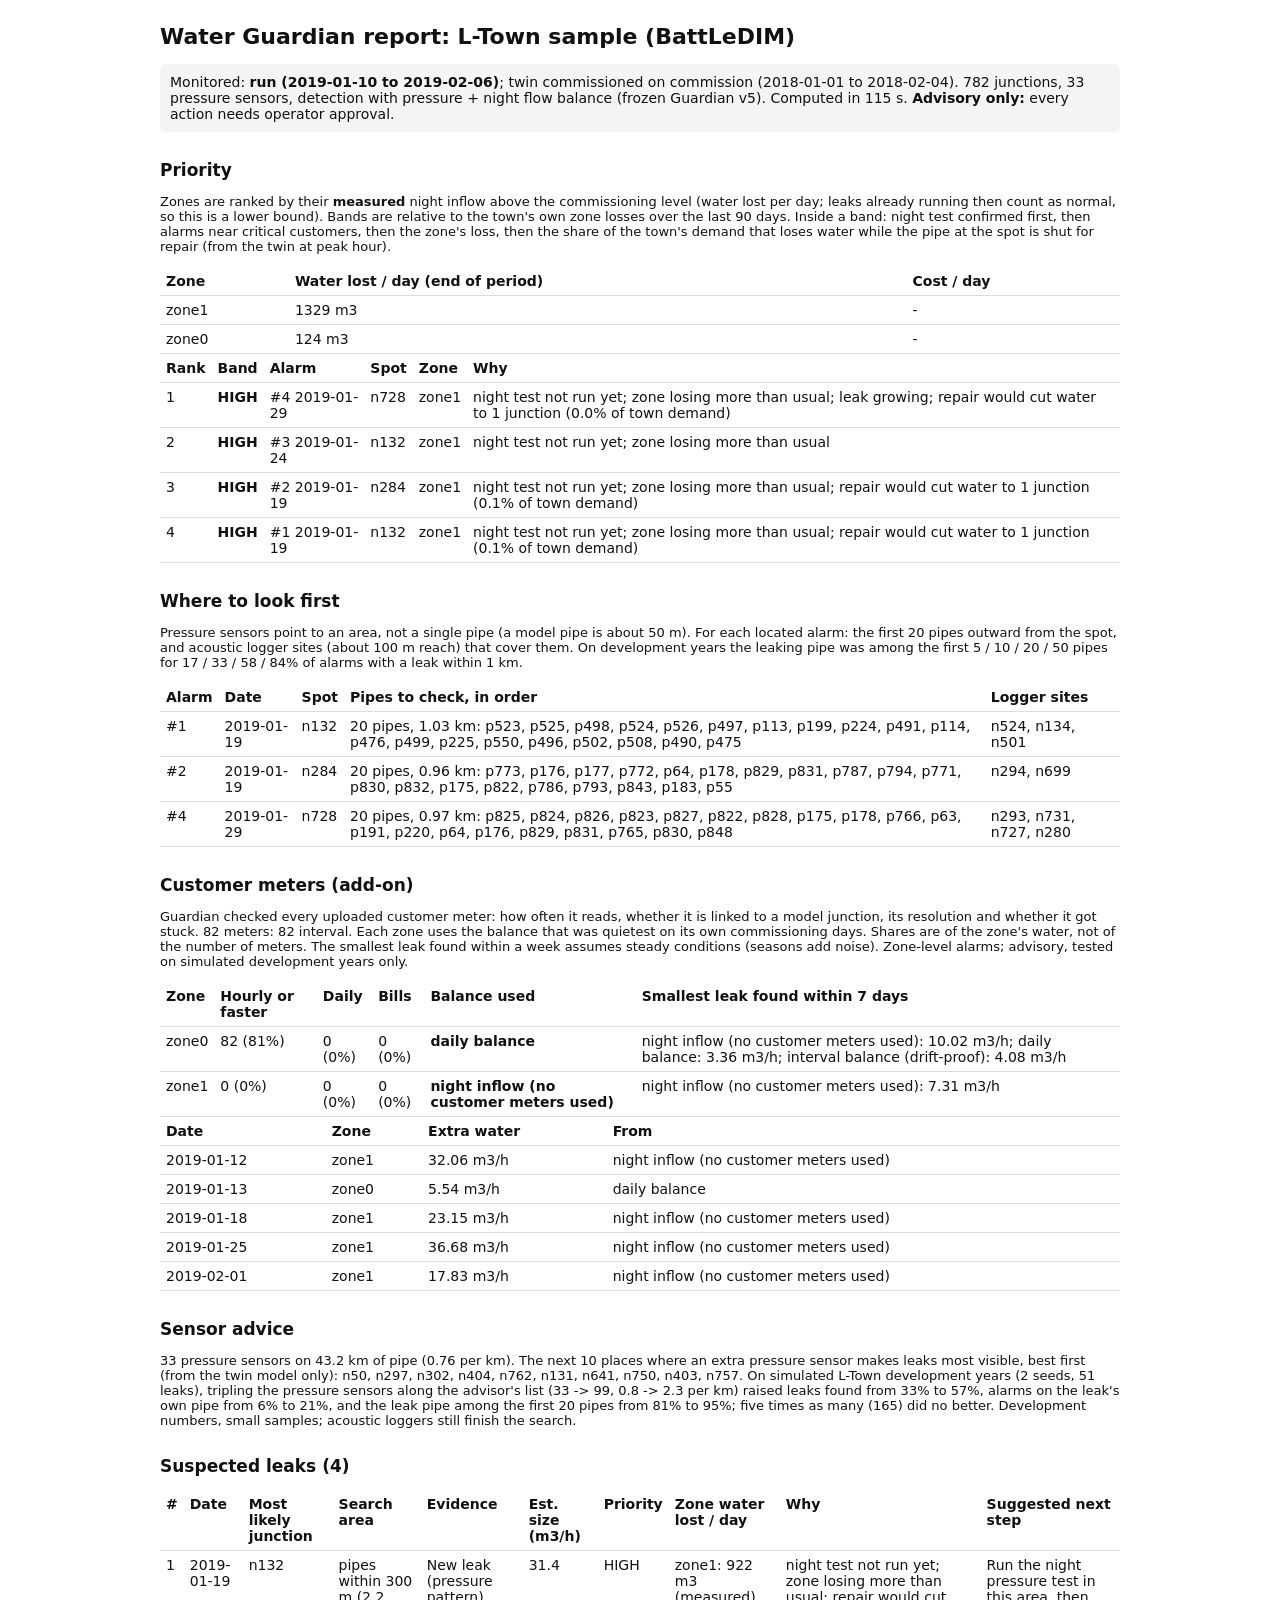
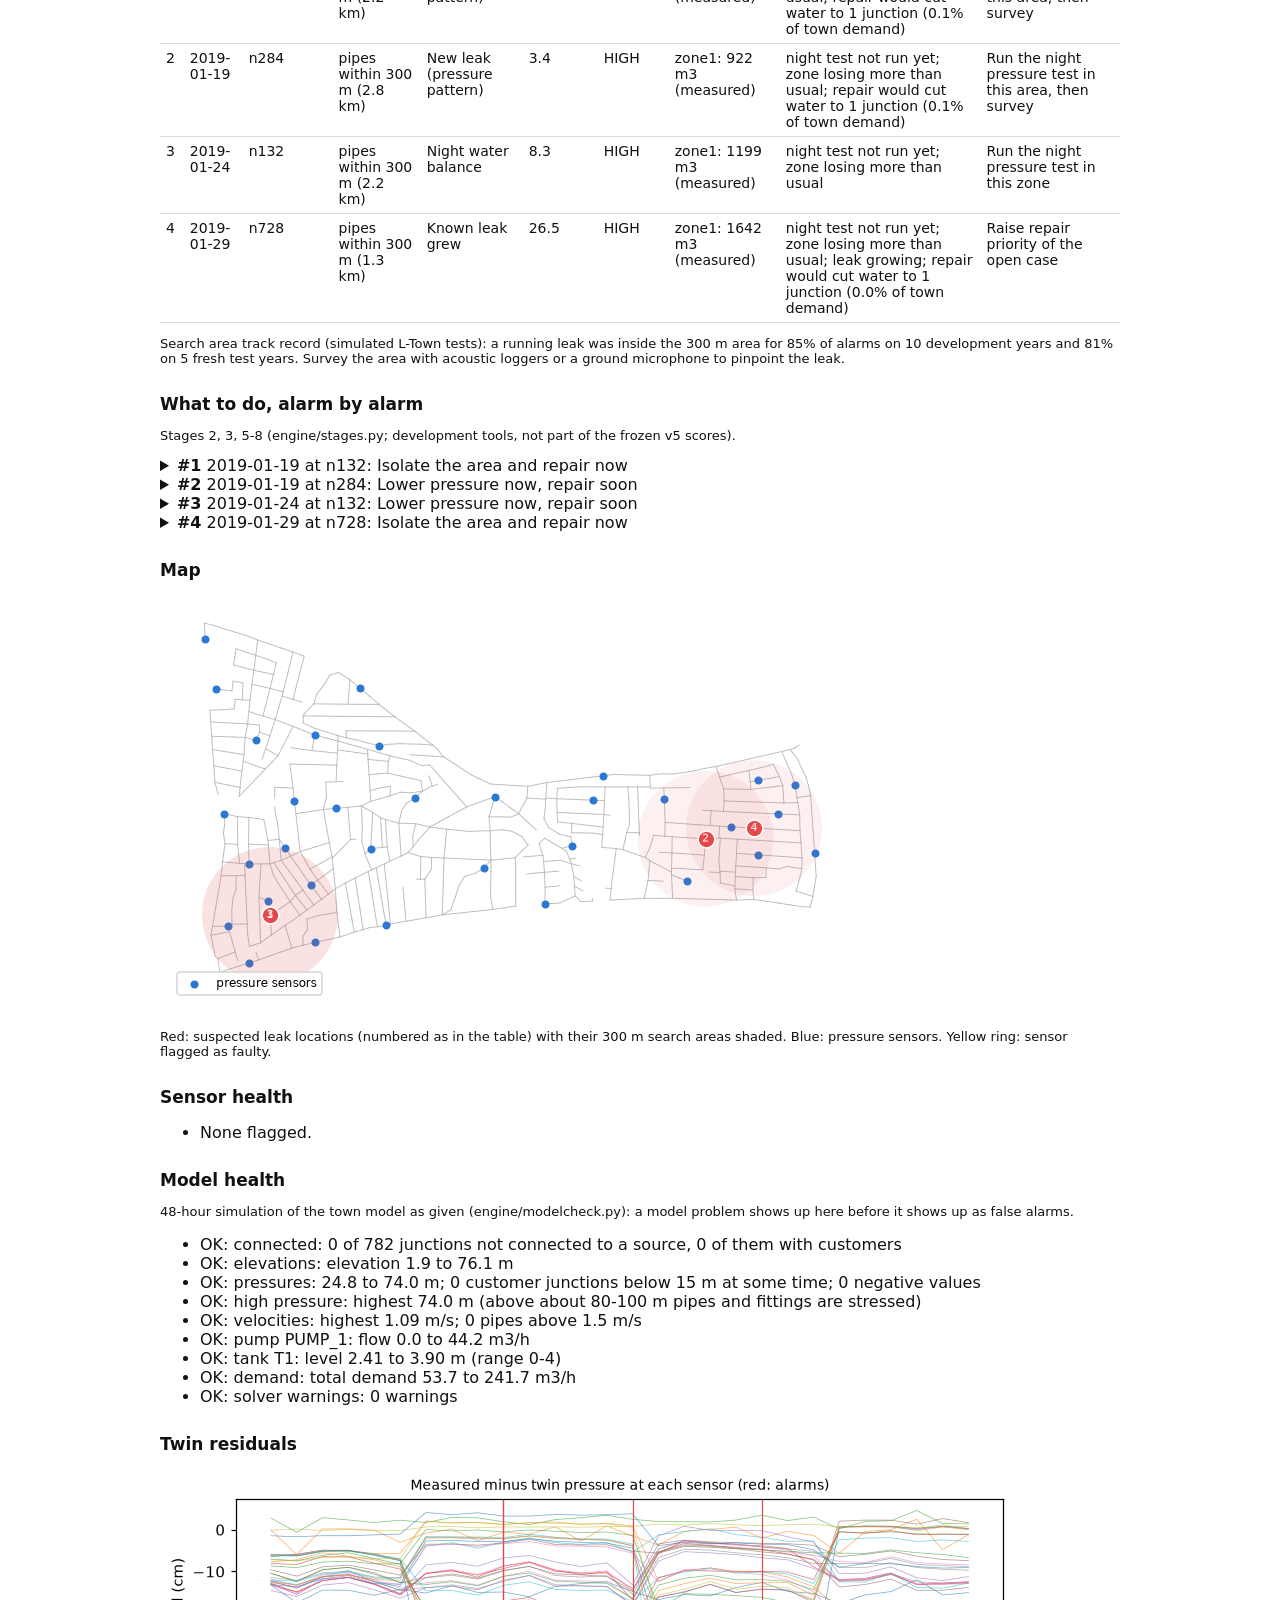
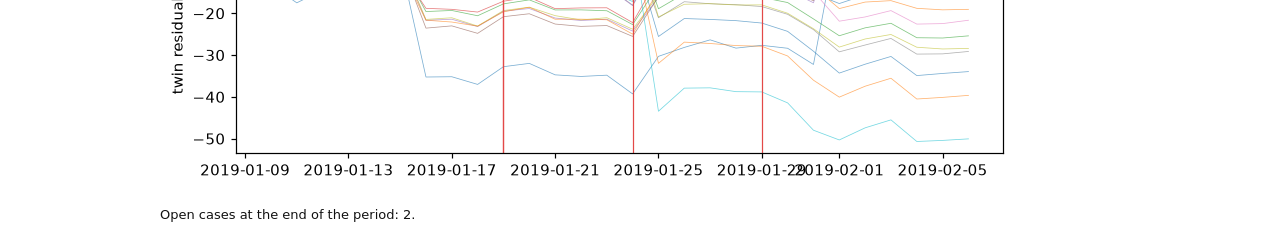
<file: app/api/run/ltown_report.html>
<!doctype html><html lang="en"><head><meta charset="utf-8"><meta name="viewport" content="width=device-width,initial-scale=1">
<title>Guardian Report</title><style>
body{font-family:system-ui,Segoe UI,sans-serif;max-width:960px;margin:24px auto;padding:0 16px;color:#111;background:#fff}
h1{font-size:22px} h2{font-size:17px;margin-top:28px} table{border-collapse:collapse;width:100%;font-size:14px}
td,th{border-bottom:1px solid #ddd;padding:6px;text-align:left;vertical-align:top} img{max-width:100%} .note{background:#f3f4f6;padding:10px;border-radius:6px;font-size:14px}
.wrap{overflow-x:auto}
</style></head><body>
<h1>Water Guardian report: L-Town sample (BattLeDIM)</h1>
<p class="note">Monitored: <b>run (2019-01-10 to 2019-02-06)</b>; twin commissioned on commission (2018-01-01 to 2018-02-04). 782 junctions, 33 pressure sensors,
detection with pressure + night flow balance (frozen Guardian v5). Computed in 115 s. <b>Advisory only:</b> every action needs operator approval.</p>
<h2>Priority</h2><p style='font-size:13px'>Zones are ranked by their <b>measured</b> night inflow above the commissioning level (water lost per day; leaks already running then count as normal, so this is a lower bound). Bands are relative to the town's own zone losses over the last 90 days. Inside a band: night test confirmed first, then alarms near critical customers, then the zone's loss, then the share of the town's demand that loses water while the pipe at the spot is shut for repair (from the twin at peak hour).</p><table><tr><th>Zone</th><th>Water lost / day (end of period)</th><th>Cost / day</th></tr><tr><td>zone1</td><td>1329 m3</td><td>-</td></tr><tr><td>zone0</td><td>124 m3</td><td>-</td></tr></table><div class='wrap'><table><tr><th>Rank</th><th>Band</th><th>Alarm</th><th>Spot</th><th>Zone</th><th>Why</th></tr><tr><td>1</td><td><b>HIGH</b></td><td>#4 2019-01-29</td><td>n728</td><td>zone1</td><td>night test not run yet; zone losing more than usual; leak growing; repair would cut water to 1 junction (0.0% of town demand)</td></tr><tr><td>2</td><td><b>HIGH</b></td><td>#3 2019-01-24</td><td>n132</td><td>zone1</td><td>night test not run yet; zone losing more than usual</td></tr><tr><td>3</td><td><b>HIGH</b></td><td>#2 2019-01-19</td><td>n284</td><td>zone1</td><td>night test not run yet; zone losing more than usual; repair would cut water to 1 junction (0.1% of town demand)</td></tr><tr><td>4</td><td><b>HIGH</b></td><td>#1 2019-01-19</td><td>n132</td><td>zone1</td><td>night test not run yet; zone losing more than usual; repair would cut water to 1 junction (0.1% of town demand)</td></tr></table></div><h2>Where to look first</h2><p style='font-size:13px'>Pressure sensors point to an area, not a single pipe (a model pipe is about 50 m). For each located alarm: the first 20 pipes outward from the spot, and acoustic logger sites (about 100 m reach) that cover them. On development years the leaking pipe was among the first 5 / 10 / 20 / 50 pipes for 17 / 33 / 58 / 84% of alarms with a leak within 1 km.</p><div class='wrap'><table><tr><th>Alarm</th><th>Date</th><th>Spot</th><th>Pipes to check, in order</th><th>Logger sites</th></tr><tr><td>#1</td><td>2019-01-19</td><td>n132</td><td>20 pipes, 1.03 km: p523, p525, p498, p524, p526, p497, p113, p199, p224, p491, p114, p476, p499, p225, p550, p496, p502, p508, p490, p475</td><td>n524, n134, n501</td></tr><tr><td>#2</td><td>2019-01-19</td><td>n284</td><td>20 pipes, 0.96 km: p773, p176, p177, p772, p64, p178, p829, p831, p787, p794, p771, p830, p832, p175, p822, p786, p793, p843, p183, p55</td><td>n294, n699</td></tr><tr><td>#4</td><td>2019-01-29</td><td>n728</td><td>20 pipes, 0.97 km: p825, p824, p826, p823, p827, p822, p828, p175, p178, p766, p63, p191, p220, p64, p176, p829, p831, p765, p830, p848</td><td>n293, n731, n727, n280</td></tr></table></div><h2>Customer meters (add-on)</h2><p style='font-size:13px'>Guardian checked every uploaded customer meter: how often it reads, whether it is linked to a model junction, its resolution and whether it got stuck. 82 meters: 82 interval. Each zone uses the balance that was quietest on its own commissioning days. Shares are of the zone's water, not of the number of meters. The smallest leak found within a week assumes steady conditions (seasons add noise). Zone-level alarms; advisory, tested on simulated development years only.</p><div class='wrap'><table><tr><th>Zone</th><th>Hourly or faster</th><th>Daily</th><th>Bills</th><th>Balance used</th><th>Smallest leak found within 7 days</th></tr><tr><td>zone0</td><td>82 (81%)</td><td>0 (0%)</td><td>0 (0%)</td><td><b>daily balance</b></td><td>night inflow (no customer meters used): 10.02 m3/h; daily balance: 3.36 m3/h; interval balance (drift-proof): 4.08 m3/h</td></tr><tr><td>zone1</td><td>0 (0%)</td><td>0 (0%)</td><td>0 (0%)</td><td><b>night inflow (no customer meters used)</b></td><td>night inflow (no customer meters used): 7.31 m3/h</td></tr></table></div><div class='wrap'><table><tr><th>Date</th><th>Zone</th><th>Extra water</th><th>From</th></tr><tr><td>2019-01-12</td><td>zone1</td><td>32.06 m3/h</td><td>night inflow (no customer meters used)</td></tr><tr><td>2019-01-13</td><td>zone0</td><td>5.54 m3/h</td><td>daily balance</td></tr><tr><td>2019-01-18</td><td>zone1</td><td>23.15 m3/h</td><td>night inflow (no customer meters used)</td></tr><tr><td>2019-01-25</td><td>zone1</td><td>36.68 m3/h</td><td>night inflow (no customer meters used)</td></tr><tr><td>2019-02-01</td><td>zone1</td><td>17.83 m3/h</td><td>night inflow (no customer meters used)</td></tr></table></div><h2>Sensor advice</h2><p style='font-size:13px'>33 pressure sensors on 43.2 km of pipe (0.76 per km). The next 10 places where an extra pressure sensor makes leaks most visible, best first (from the twin model only): n50, n297, n302, n404, n762, n131, n641, n750, n403, n757. On simulated L-Town development years (2 seeds, 51 leaks), tripling the pressure sensors along the advisor&#x27;s list (33 -&gt; 99, 0.8 -&gt; 2.3 per km) raised leaks found from 33% to 57%, alarms on the leak&#x27;s own pipe from 6% to 21%, and the leak pipe among the first 20 pipes from 81% to 95%; five times as many (165) did no better. Development numbers, small samples; acoustic loggers still finish the search.</p>
<h2>Suspected leaks (4)</h2><div class="wrap"><table><tr><th>#</th><th>Date</th><th>Most likely junction</th><th>Search area</th><th>Evidence</th><th>Est. size (m3/h)</th><th>Priority</th><th>Zone water lost / day</th><th>Why</th><th>Suggested next step</th></tr><tr><td>1</td><td>2019-01-19</td><td>n132</td><td>pipes within 300 m (2.2 km)</td><td>New leak (pressure pattern)</td><td>31.4</td><td>HIGH</td><td>zone1: 922 m3 (measured)</td><td>night test not run yet; zone losing more than usual; repair would cut water to 1 junction (0.1% of town demand)</td><td>Run the night pressure test in this area, then survey</td></tr><tr><td>2</td><td>2019-01-19</td><td>n284</td><td>pipes within 300 m (2.8 km)</td><td>New leak (pressure pattern)</td><td>3.4</td><td>HIGH</td><td>zone1: 922 m3 (measured)</td><td>night test not run yet; zone losing more than usual; repair would cut water to 1 junction (0.1% of town demand)</td><td>Run the night pressure test in this area, then survey</td></tr><tr><td>3</td><td>2019-01-24</td><td>n132</td><td>pipes within 300 m (2.2 km)</td><td>Night water balance</td><td>8.3</td><td>HIGH</td><td>zone1: 1199 m3 (measured)</td><td>night test not run yet; zone losing more than usual</td><td>Run the night pressure test in this zone</td></tr><tr><td>4</td><td>2019-01-29</td><td>n728</td><td>pipes within 300 m (1.3 km)</td><td>Known leak grew</td><td>26.5</td><td>HIGH</td><td>zone1: 1642 m3 (measured)</td><td>night test not run yet; zone losing more than usual; leak growing; repair would cut water to 1 junction (0.0% of town demand)</td><td>Raise repair priority of the open case</td></tr></table></div>
<p style="font-size:13px">Search area track record (simulated L-Town tests): a running leak was inside the 300 m area for 85% of alarms on 10 development years and 81% on 5 fresh test years. Survey the area with acoustic loggers or a ground microphone to pinpoint the leak.</p>
<h2>What to do, alarm by alarm</h2><p style='font-size:13px'>Stages 2, 3, 5-8 (engine/stages.py; development tools, not part of the frozen v5 scores).</p><details><summary><b>#1</b> 2019-01-19 at n132: Isolate the area and repair now</summary><table><tr><td style='white-space:nowrap'>2 Diagnose</td><td>Too early in the period to compare two weeks.</td></tr><tr><td style='white-space:nowrap'>3 Confirm</td><td>Night pressure test planned: lower PRV-1, PRV-2, PRV-3 in 15-minute pulses between 01:00 and 05:00 (about 15 m less here). No test readings yet.</td></tr><tr><td style='white-space:nowrap'>5 Prioritise</td><td>About 753 m3 lost per day.</td></tr><tr><td style='white-space:nowrap'>6 Compare</td><td>Monitor: about 753 m3/day lost. Lower pressure: about 586 m3/day (-22%), nobody below 15 m. Isolate the 300 m area: closes about 11 pipes, cuts off 37 junctions (about 195 m3/day of customers&#x27; water).</td></tr><tr><td style='white-space:nowrap'>7 Optimise</td><td>Twin plan (every 3 hours, at least 16 m everywhere): PRV-1 setting lowered by 5 to 11 m; PRV-2 setting lowered by 15 m. Leak about 749 -&gt; 550 m3/day. Limited by the utility&#x27;s cap (at most 15 m lower, pump speed at least 70%); more saving was possible.</td></tr><tr><td style='white-space:nowrap'>8 Verify and advise</td><td>Second model (24-hour pressure-driven simulation): passed after 1 back-off(s); lowest junction 17.8 m; final settings: PRV-1 setting lowered by 3 to 9 m; PRV-2 setting lowered by 13 m. Advice: Isolate the area and repair now.</td></tr></table></details><details><summary><b>#2</b> 2019-01-19 at n284: Lower pressure now, repair soon</summary><table><tr><td style='white-space:nowrap'>2 Diagnose</td><td>Too early in the period to compare two weeks.</td></tr><tr><td style='white-space:nowrap'>3 Confirm</td><td>Night pressure test planned: lower PRV-1, PRV-2, PRV-3 in 15-minute pulses between 01:00 and 05:00 (about 15 m less here). No test readings yet.</td></tr><tr><td style='white-space:nowrap'>5 Prioritise</td><td>About 82 m3 lost per day.</td></tr><tr><td style='white-space:nowrap'>6 Compare</td><td>Monitor: about 82 m3/day lost. Lower pressure: about 64 m3/day (-22%), nobody below 15 m. Isolate the 300 m area: closes about 12 pipes, cuts off 47 junctions (about 232 m3/day of customers&#x27; water).</td></tr><tr><td style='white-space:nowrap'>7 Optimise</td><td>Twin plan (every 3 hours, at least 16 m everywhere): PRV-1 setting lowered by 15 m; PRV-2 setting lowered by 4 to 12 m. Leak about 81 -&gt; 58 m3/day. Limited by the utility&#x27;s cap (at most 15 m lower, pump speed at least 70%); more saving was possible.</td></tr><tr><td style='white-space:nowrap'>8 Verify and advise</td><td>Second model (24-hour pressure-driven simulation): passed after 1 back-off(s); lowest junction 17.5 m; final settings: PRV-1 setting lowered by 13 m; PRV-2 setting lowered by 2 to 10 m. Advice: Lower pressure now, repair soon.</td></tr></table></details><details><summary><b>#3</b> 2019-01-24 at n132: Lower pressure now, repair soon</summary><table><tr><td style='white-space:nowrap'>2 Diagnose</td><td>Change spreads over 20 sensors, as a leak&#x27;s does. Zone night flow +19.5 m3/h over the week.</td></tr><tr><td style='white-space:nowrap'>3 Confirm</td><td>Night pressure test planned: lower PRV-1, PRV-2, PRV-3 in 15-minute pulses between 01:00 and 05:00 (about 15 m less here). No test readings yet.</td></tr><tr><td style='white-space:nowrap'>5 Prioritise</td><td>About 200 m3 lost per day.</td></tr><tr><td style='white-space:nowrap'>6 Compare</td><td>Monitor: about 200 m3/day lost. Lower pressure: about 158 m3/day (-21%), nobody below 15 m. Isolate the 300 m area: closes about 11 pipes, cuts off 37 junctions (about 202 m3/day of customers&#x27; water).</td></tr><tr><td style='white-space:nowrap'>7 Optimise</td><td>Twin plan (every 3 hours, at least 16 m everywhere): PRV-1 setting lowered by 4 to 11 m; PRV-2 setting lowered by 15 m. Leak about 198 -&gt; 146 m3/day. Limited by the utility&#x27;s cap (at most 15 m lower, pump speed at least 70%); more saving was possible.</td></tr><tr><td style='white-space:nowrap'>8 Verify and advise</td><td>Second model (24-hour pressure-driven simulation): passed after 1 back-off(s); lowest junction 17.4 m; final settings: PRV-1 setting lowered by 2 to 9 m; PRV-2 setting lowered by 13 m. Advice: Lower pressure now, repair soon.</td></tr></table></details><details><summary><b>#4</b> 2019-01-29 at n728: Isolate the area and repair now</summary><table><tr><td style='white-space:nowrap'>2 Diagnose</td><td>Change spreads over 24 sensors, as a leak&#x27;s does. Zone night flow +18.3 m3/h over the week.</td></tr><tr><td style='white-space:nowrap'>3 Confirm</td><td>Night pressure test planned: lower PRV-1, PRV-2, PRV-3 in 15-minute pulses between 01:00 and 05:00 (about 15 m less here). No test readings yet.</td></tr><tr><td style='white-space:nowrap'>5 Prioritise</td><td>About 636 m3 lost per day.</td></tr><tr><td style='white-space:nowrap'>6 Compare</td><td>Monitor: about 636 m3/day lost. Lower pressure: about 488 m3/day (-23%), nobody below 15 m. Isolate the 300 m area: closes about 11 pipes, cuts off 26 junctions (about 142 m3/day of customers&#x27; water), 5 of them outside the area.</td></tr><tr><td style='white-space:nowrap'>7 Optimise</td><td>Twin plan (every 3 hours, at least 16 m everywhere): PRV-1 setting lowered by 15 m; PRV-2 setting lowered by 4 to 10 m. Leak about 627 -&gt; 436 m3/day. Limited by the utility&#x27;s cap (at most 15 m lower, pump speed at least 70%); more saving was possible.</td></tr><tr><td style='white-space:nowrap'>8 Verify and advise</td><td>Second model (24-hour pressure-driven simulation): passed after 1 back-off(s); lowest junction 17.6 m; final settings: PRV-1 setting lowered by 13 m; PRV-2 setting lowered by 2 to 8 m. Advice: Isolate the area and repair now.</td></tr></table></details>
<h2>Map</h2><img src="[data-uri]" alt="Network map with numbered alarm locations and their 300 m search areas">
<p style="font-size:13px">Red: suspected leak locations (numbered as in the table) with their 300 m search areas shaded. Blue: pressure sensors. Yellow ring: sensor flagged as faulty.</p>
<h2>Sensor health</h2><ul><li>None flagged.</li></ul>
<h2>Model health</h2><p style="font-size:13px">48-hour simulation of the town model as given (engine/modelcheck.py): a model problem shows up here before it shows up as false alarms.</p><ul><li>OK: connected: 0 of 782 junctions not connected to a source, 0 of them with customers</li><li>OK: elevations: elevation 1.9 to 76.1 m</li><li>OK: pressures: 24.8 to 74.0 m; 0 customer junctions below 15 m at some time; 0 negative values</li><li>OK: high pressure: highest 74.0 m (above about 80-100 m pipes and fittings are stressed)</li><li>OK: velocities: highest 1.09 m/s; 0 pipes above 1.5 m/s</li><li>OK: pump PUMP_1: flow 0.0 to 44.2 m3/h</li><li>OK: tank T1: level 2.41 to 3.90 m (range 0-4)</li><li>OK: demand: total demand 53.7 to 241.7 m3/h</li><li>OK: solver warnings: 0 warnings</li></ul>
<h2>Twin residuals</h2><img src="[data-uri]" alt="Residual time series at each sensor">
<p style="font-size:13px">Open cases at the end of the period: 2.</p></body></html>
</file>
<file: app/app.css>
/* Water Guardian. Layout idea: white sheets on pale blue-grey, one idea per sheet; every result is drawn as
   Guardian (blue) beside chance (grey); the leak is the only warm colour; the map turns to night when loggers listen. */
:root {
  --paper: #ECF0F3; --card: #FFFFFF; --ink: #0D2231; --ink2: #44596B; --ink3: #76889A; --line: #D4DCE3; --soft: #F4F7F9;
  --water: #1463D6; --water-soft: #E4EDFB; --chance: #A9B5BF;
  --leak: #E2532B; --leak-ink: #B33C16; --leak-soft: #FCEAE4;
  --ok: #17865B; --ok-ink: #0F6845; --ok-soft: #DDF3E9;
  --truth: #7448C8; --truth-soft: #EFE9FB; --night: #0A1A29;
  --display: "Bricolage Grotesque", "Readex Pro", "Segoe UI", Tahoma, sans-serif;
  --body: "Readex Pro", "Segoe UI", Tahoma, system-ui, sans-serif;
  --r: 14px; --top: 56px;
  color-scheme: light;
}
* { box-sizing: border-box; }
html, body { height: 100%; }
body { margin: 0; background: var(--paper); color: var(--ink); font: 400 16px/1.55 var(--body); -webkit-font-smoothing: antialiased; }
[lang=ar] body { line-height: 1.75; }
[lang=ar] { --display: "Readex Pro", "Segoe UI", Tahoma, sans-serif; }
h1, h2, h3, h4, p { margin: 0; }
h1, h2 { font-family: var(--display); font-weight: 800; letter-spacing: -.02em; line-height: 1.08; text-wrap: balance; }
[lang=ar] h1, [lang=ar] h2 { letter-spacing: 0; line-height: 1.3; font-weight: 700; }
a { color: var(--water); }
button, select, input { font: inherit; color: inherit; }
button { cursor: pointer; }
:focus-visible { outline: 3px solid var(--water); outline-offset: 2px; border-radius: 6px; }
.num, .tn, td, th { font-variant-numeric: tabular-nums; }
[hidden] { display: none !important; }

/* ---------- top bar ---------- */
.top { position: sticky; top: 0; z-index: 30; height: var(--top); display: flex; align-items: center; gap: 18px; padding: 0 20px; background: rgba(255,255,255,.94); backdrop-filter: blur(8px); border-bottom: 1px solid var(--line); }
.brand { display: flex; align-items: center; gap: 8px; text-decoration: none; color: var(--ink); font-family: var(--display); font-size: 19px; white-space: nowrap; }
.brand b { font-weight: 800; }
#nav { display: flex; align-items: center; gap: 2px; flex: 1; min-width: 0; overflow-x: auto; scrollbar-width: none; }
#nav::-webkit-scrollbar { display: none; }
#nav a { display: flex; align-items: center; gap: 7px; padding: 7px 12px; border-radius: 99px; text-decoration: none; color: var(--ink2); font-weight: 500; font-size: 15px; white-space: nowrap; }
#nav a i { font-style: normal; width: 20px; height: 20px; border-radius: 50%; background: var(--paper); color: var(--ink2); font-size: 12px; font-weight: 700; display: grid; place-items: center; }
#nav a:hover { background: var(--paper); }
#nav a.on { background: var(--ink); color: #fff; }
#nav a.on i { background: var(--water); color: #fff; }
#nav a.more { font-size: 14px; color: var(--ink3); padding: 7px 10px; }
#nav a.more.on { color: #fff; }
#nav u { width: 1px; height: 22px; background: var(--line); margin: 0 8px; flex: none; }
.langbtn { border: 1px solid var(--line); background: var(--card); border-radius: 99px; padding: 6px 14px; font-weight: 600; font-size: 14px; white-space: nowrap; }
.langbtn:hover { border-color: var(--ink); }
.offline { background: var(--leak-soft); color: var(--leak-ink); padding: 10px 20px; font-weight: 600; }
.foot { padding: 18px 20px 26px; color: var(--ink3); font-size: 13px; text-align: center; }
body.inshift .foot { display: none; }

/* ---------- common pieces ---------- */
.page { max-width: 1180px; margin: 0 auto; padding: 28px 20px 10px; display: flex; flex-direction: column; gap: 22px; }
.sheet { background: var(--card); border: 1px solid var(--line); border-radius: var(--r); padding: 26px 28px; }
.eyebrow { font-size: 13px; font-weight: 600; color: var(--water); letter-spacing: .04em; text-transform: uppercase; }
[lang=ar] .eyebrow { letter-spacing: 0; }
.h1 { font-size: clamp(30px, 4.4vw, 54px); }
.h2 { font-size: clamp(22px, 2.6vw, 31px); }
.lead { font-size: clamp(16px, 1.5vw, 19px); color: var(--ink2); max-width: 66ch; }
.sub { color: var(--ink2); max-width: 78ch; }
.fine { font-size: 13.5px; color: var(--ink3); max-width: 100ch; }
.lim { font-size: 14px; color: var(--ink2); background: var(--soft); border-inline-start: 3px solid var(--chance); padding: 10px 14px; border-radius: 0 8px 8px 0; }
[dir=rtl] .lim { border-radius: 8px 0 0 8px; }
.btn { display: inline-flex; align-items: center; justify-content: center; gap: 8px; border: 1px solid var(--line); background: var(--card); color: var(--ink); border-radius: 10px; padding: 8px 14px; font-weight: 600; font-size: 14.5px; text-decoration: none; white-space: nowrap; }
.btn:hover { border-color: var(--ink); }
.btn:disabled { opacity: .45; cursor: default; }
.btn.pri { background: var(--water); border-color: var(--water); color: #fff; }
.btn.pri:hover { background: #0F52B6; }
.btn.dark { background: var(--ink); border-color: var(--ink); color: #fff; }
.btn.big { padding: 13px 22px; font-size: 17px; border-radius: 12px; }
.btn.block { display: flex; width: 100%; white-space: normal; text-align: start; justify-content: space-between; }
.btn.on { background: var(--water-soft); border-color: var(--water); color: var(--water); }
.row { display: flex; gap: 10px; flex-wrap: wrap; align-items: center; }
.grow { flex: 1; }
.seg { display: inline-flex; background: var(--paper); border-radius: 10px; padding: 3px; gap: 2px; flex-wrap: wrap; }
.seg button { border: 0; background: transparent; border-radius: 8px; padding: 6px 12px; font-weight: 600; font-size: 14px; color: var(--ink2); white-space: nowrap; }
.seg button.on { background: var(--card); color: var(--ink); box-shadow: 0 1px 2px rgba(13,34,49,.14); }
.seg.sm button { padding: 5px 9px; font-size: 13px; }
.tag { display: inline-block; border-radius: 99px; padding: 1px 9px; font-size: 12px; font-weight: 600; white-space: nowrap; background: var(--paper); color: var(--ink2); }
.tag.ok { background: var(--ok-soft); color: var(--ok-ink); }
.tag.bad { background: var(--leak-soft); color: var(--leak-ink); }
.tag.dim { background: var(--paper); color: var(--ink2); }
.tag.blue { background: var(--water-soft); color: var(--water); }
.chk { display: inline-flex; align-items: center; gap: 7px; font-size: 14px; color: var(--ink2); cursor: pointer; }
.spin { display: inline-block; width: 14px; height: 14px; border: 2px solid var(--line); border-top-color: var(--water); border-radius: 50%; animation: spin .8s linear infinite; vertical-align: -2px; margin-inline-end: 8px; }
@keyframes spin { to { transform: rotate(360deg); } }
.err { color: var(--leak-ink); font-weight: 600; }
ul.plain { list-style: none; padding: 0; margin: 0; display: flex; flex-direction: column; gap: 10px; }
ul.plain li { color: var(--ink2); font-size: 15px; }
ul.plain li b { color: var(--ink); font-weight: 600; }
table.tbl { width: 100%; border-collapse: collapse; font-size: 14.5px; }
table.tbl th { text-align: start; font-weight: 600; color: var(--ink3); font-size: 13px; padding: 6px 10px; border-bottom: 1px solid var(--line); }
table.tbl td { padding: 8px 10px; border-bottom: 1px solid var(--paper); vertical-align: top; }
.scroll { overflow-x: auto; }

/* Guardian beside chance: the pair of bars used everywhere a result is shown */
.key { display: flex; gap: 18px; flex-wrap: wrap; font-size: 13.5px; color: var(--ink2); }
.key span { display: inline-flex; align-items: center; gap: 7px; }
.key i { width: 22px; height: 9px; border-radius: 3px; background: var(--water); }
.key i.c { background: var(--chance); }
.pairs { display: flex; flex-direction: column; }
.pair { display: grid; grid-template-columns: minmax(180px, 34%) 1fr; gap: 6px 22px; align-items: center; padding: 13px 0; border-top: 1px solid var(--paper); }
.pair:first-child { border-top: 0; }
.pair .pl b { display: block; font-weight: 600; font-size: 15.5px; line-height: 1.35; }
.pair .pl small { display: block; color: var(--ink3); font-size: 13px; margin-top: 2px; }
.pair .pl .tag { margin-top: 5px; }
.pb { display: grid; grid-template-columns: 1fr; gap: 5px; }
.bar { display: flex; align-items: center; gap: 10px; }
.bar .tr { flex: 1; height: 16px; border-radius: 4px; background: var(--soft); position: relative; }
.bar .tr i { position: absolute; inset-block: 0; inset-inline-start: 0; border-radius: 4px; background: var(--water); min-width: 3px; transition: width .6s ease; }
.bar.c .tr { height: 10px; }
.bar.c .tr i { background: var(--chance); }
.bar b { width: 104px; font-weight: 700; font-size: 17px; line-height: 1.2; }
.bar.c b { font-weight: 500; font-size: 14.5px; color: var(--ink2); }
.bar small { font-weight: 400; font-size: 12px; color: var(--ink3); margin-inline-start: 4px; }

/* ---------- story ---------- */
#p-story { gap: 26px; }
.hero { display: grid; grid-template-columns: minmax(0, 1.05fr) minmax(0, .95fr); gap: 34px; align-items: center; padding: 12px 0 4px; }
.hero .txt { display: flex; flex-direction: column; gap: 18px; }
.scene { background: var(--card); border: 1px solid var(--line); border-radius: var(--r); overflow: hidden; position: relative; }
.scene svg { display: block; width: 100%; height: auto; }
.scene .cap { position: absolute; inset-inline-end: 12px; top: 10px; font-size: 11.5px; color: var(--ink3); }
.scene .dayn { position: absolute; inset-inline-start: 16px; top: 12px; font-family: var(--display); font-weight: 800; font-size: 26px; }
.scene .line { position: absolute; inset-inline: 16px; bottom: 12px; font-weight: 600; font-size: 15.5px; color: #fff; }
.facts { display: grid; grid-template-columns: repeat(3, 1fr); gap: 16px; }
.fact { background: var(--card); border: 1px solid var(--line); border-radius: var(--r); padding: 20px 22px; display: flex; flex-direction: column; gap: 6px; }
.fact .v { font-family: var(--display); font-weight: 800; font-size: 46px; line-height: 1; color: var(--leak-ink); }
[lang=ar] .fact .v { font-size: 40px; line-height: 1.25; }
.fact p { font-size: 15.5px; }
.fact small { color: var(--ink3); font-size: 12.5px; margin-top: auto; padding-top: 6px; }
.dots7 { display: flex; gap: 6px; align-items: center; flex-wrap: wrap; font-size: 12.5px; color: var(--ink3); }
.dots7 i { width: 13px; height: 13px; border-radius: 50%; border: 2px solid var(--leak); }
.dots7 i.f { background: var(--leak); }
.how { display: grid; grid-template-columns: repeat(4, 1fr); gap: 0; counter-reset: how; margin-top: 18px; }
.how div { padding: 0 18px; border-inline-start: 1px solid var(--line); display: flex; flex-direction: column; gap: 6px; }
.how div:first-child { border: 0; padding-inline-start: 0; }
.how svg { width: 100%; max-width: 200px; height: 74px; }
.how b { font-size: 16.5px; font-weight: 700; }
.how b::before { counter-increment: how; content: counter(how); display: inline-grid; place-items: center; width: 22px; height: 22px; border-radius: 50%; background: var(--ink); color: #fff; font-size: 12.5px; margin-inline-end: 8px; vertical-align: 2px; }
.how span { font-size: 14.5px; color: var(--ink2); }
.watch { background: var(--night); color: #E8EFF4; border-color: var(--night); display: flex; flex-direction: column; gap: 18px; }
.watch .lead { color: #B9C7D3; }
.strip { display: grid; grid-template-columns: repeat(4, 1fr) 2fr repeat(2, 1fr); gap: 6px; list-style: none; padding: 0; margin: 0; counter-reset: st; }
.strip li { counter-increment: st; background: rgba(255,255,255,.06); border-radius: 10px; padding: 10px 10px 12px; font-size: 13.5px; font-weight: 500; line-height: 1.3; display: flex; flex-direction: column; gap: 6px; }
.strip li::before { content: counter(st); width: 22px; height: 22px; border-radius: 50%; background: rgba(255,255,255,.14); display: grid; place-items: center; font-size: 12px; font-weight: 700; }
.strip li.w::before { background: var(--leak); }
.strip li.g::before { background: var(--ok); }
.strip li.t::before { background: var(--truth); }
.watch .fine { color: #8EA1B1; }
.more3 { display: grid; grid-template-columns: repeat(3, 1fr); gap: 12px; }
.more3 a { background: rgba(255,255,255,.06); border-radius: 10px; padding: 12px 14px; text-decoration: none; color: #E8EFF4; display: flex; flex-direction: column; gap: 2px; }
.more3 a:hover { background: rgba(255,255,255,.12); }
.more3 a b { font-weight: 600; }
.more3 a span { font-size: 13.5px; color: #A9B9C6; }
.two { display: grid; grid-template-columns: 1fr 1fr; gap: 22px; }
.ask { background: var(--water); color: #fff; border-color: var(--water); display: flex; flex-direction: column; gap: 10px; }
.ask p { font-size: 18px; max-width: 62ch; }

/* ---------- evidence ---------- */
.proto { display: grid; grid-template-columns: repeat(3, 1fr); gap: 0; }
.proto div { padding: 2px 18px; border-inline-start: 1px solid var(--line); }
.proto div:first-child { border: 0; padding-inline-start: 0; }
.proto b { display: block; font-size: 16px; }
.proto b i { font-style: normal; display: inline-grid; place-items: center; width: 22px; height: 22px; border-radius: 50%; background: var(--ink); color: #fff; font-size: 12.5px; margin-inline-end: 8px; }
.proto span { font-size: 14.5px; color: var(--ink2); }
ol.weak { margin: 12px 0 0; padding: 0; list-style: none; counter-reset: w; display: grid; grid-template-columns: 1fr 1fr; gap: 10px 26px; }
ol.weak li { counter-increment: w; font-size: 14.5px; color: var(--ink2); padding-inline-start: 30px; position: relative; }
ol.weak li::before { content: counter(w); position: absolute; inset-inline-start: 0; top: 2px; width: 21px; height: 21px; border-radius: 50%; background: var(--leak-soft); color: var(--leak-ink); font-size: 12px; font-weight: 700; display: grid; place-items: center; }
ol.weak b { color: var(--ink); font-weight: 600; }
.weaksheet { border-inline-start: 5px solid var(--leak); }
.ghead { display: flex; flex-direction: column; gap: 5px; margin-bottom: 8px; }
.ybars { display: flex; align-items: flex-end; gap: 8px; height: 150px; padding-top: 22px; direction: ltr; }
.ybars div { flex: 1; display: flex; flex-direction: column; align-items: center; justify-content: flex-end; height: 100%; gap: 3px; }
.ybars i { width: 100%; max-width: 46px; background: var(--water); border-radius: 4px 4px 0 0; min-height: 3px; }
.ybars span { font-size: 12.5px; font-weight: 600; }
.ybars small { font-size: 11.5px; color: var(--ink3); }
.db { display: grid; grid-template-columns: minmax(200px, 30%) 1fr; gap: 4px 22px; padding: 14px 0; border-top: 1px solid var(--paper); align-items: center; }
.db:first-of-type { border-top: 0; }
.db .l b { display: block; font-weight: 600; font-size: 15px; }
.db .l small { color: var(--ink3); font-size: 13px; }
.db .tr { position: relative; height: 42px; direction: ltr; margin: 0 14px; }
.db .tr::before { content: ""; position: absolute; inset-inline: 0; top: 28px; height: 2px; background: var(--paper); }
.db .tr i { position: absolute; top: 26px; height: 6px; background: var(--water-soft); border-radius: 3px; }
.db .tr u { position: absolute; top: 21px; width: 16px; height: 16px; margin-left: -8px; border-radius: 50%; background: var(--card); border: 3px solid var(--chance); text-decoration: none; }
.db .tr u.z { background: var(--water); border-color: var(--water); }
.db .tr em { position: absolute; top: -22px; left: 50%; transform: translateX(-50%); font-style: normal; font-size: 13px; font-weight: 700; white-space: nowrap; }
.db .tr u.a em { color: var(--ink2); font-weight: 500; }
.db .c { grid-column: 2; font-size: 13px; color: var(--ink3); }
.real3 { display: grid; grid-template-columns: repeat(3, 1fr); gap: 16px; }
.real3 > div { background: var(--soft); border-radius: 12px; padding: 18px; display: flex; flex-direction: column; gap: 8px; }
.real3 h3 { font-size: 15px; font-weight: 600; color: var(--ink2); }
.real3 .v { font-family: var(--display); font-weight: 800; font-size: 38px; line-height: 1.05; }
.real3 .v small { font: 500 14.5px/1.35 var(--body); color: var(--ink2); display: block; margin-top: 4px; }
.real3 p { font-size: 13.5px; color: var(--ink2); }
.real3 .btn { margin-top: auto; align-self: flex-start; }
.dots17 { display: flex; gap: 5px; flex-wrap: wrap; }
.dots17 i { width: 15px; height: 15px; border-radius: 50%; background: var(--line); }
.dots17 i.a { background: var(--water); }
.dots17 i.b { background: #8FB4EE; }
.dkey { display: flex; gap: 12px; flex-wrap: wrap; font-size: 12.5px; color: var(--ink2); }
.dkey i { display: inline-block; width: 10px; height: 10px; border-radius: 50%; margin-inline-end: 5px; background: var(--line); }
.dkey i.a { background: var(--water); } .dkey i.b { background: #8FB4EE; }

/* ---------- value ---------- */
.be { display: flex; flex-direction: column; gap: 16px; margin-top: 16px; }
.berow { display: grid; grid-template-columns: 170px 1fr; gap: 16px; align-items: center; }
.berow .p b { display: block; font-size: 16px; } .berow .p small { color: var(--ink3); font-size: 13px; }
.betr { height: 34px; background: var(--soft); border-radius: 6px; position: relative; overflow: visible; }
.betr i { position: absolute; inset-block: 0; inset-inline-start: 0; background: var(--water); border-radius: 6px; }
.betr span { position: absolute; top: 50%; transform: translateY(-50%); font-weight: 600; font-size: 14.5px; white-space: nowrap; padding: 0 10px; }
.valgrid { display: grid; grid-template-columns: 340px 1fr; gap: 22px; align-items: start; }
.inputs { display: flex; flex-direction: column; gap: 10px; }
.fld { display: flex; flex-direction: column; gap: 4px; font-size: 13.5px; color: var(--ink2); }
select { border: 1px solid var(--line); border-radius: 8px; padding: 7px 10px; background: var(--card); }
.grp { font-size: 12.5px; font-weight: 700; color: var(--ink3); text-transform: uppercase; letter-spacing: .04em; margin-top: 8px; }
[lang=ar] .grp { letter-spacing: 0; }
.sl .h { display: flex; justify-content: space-between; gap: 10px; font-size: 13.5px; color: var(--ink2); }
.sl .h b { color: var(--ink); white-space: nowrap; }
.sl input, .lkcard input[type=range] { width: 100%; accent-color: var(--water); }
.outs { display: grid; grid-template-columns: repeat(3, 1fr); gap: 12px; }
.out { background: var(--soft); border-radius: 12px; padding: 14px 16px; }
.out .v { font-family: var(--display); font-weight: 800; font-size: 34px; line-height: 1.1; color: var(--water); }
.out.warn .v { color: var(--leak-ink); }
.out .k { font-weight: 600; font-size: 14.5px; }
.out .s { font-size: 12.5px; color: var(--ink3); }
details.sheet summary { cursor: pointer; font-weight: 600; }

/* ---------- engine run ---------- */
.prog { display: flex; align-items: center; gap: 12px; margin-top: 12px; }
.prog .track { flex: 1; height: 8px; border-radius: 4px; background: var(--paper); overflow: hidden; }
.prog .track i { display: block; height: 100%; background: var(--water); transition: width .5s; }
iframe.rep { width: 100%; height: 720px; border: 1px solid var(--line); border-radius: 10px; margin-top: 10px; background: #fff; }

/* ---------- map pages (Bristol, feed) ---------- */
.kpis { display: grid; grid-template-columns: repeat(auto-fit, minmax(150px, 1fr)); gap: 12px; }
.kpi { background: var(--card); border: 1px solid var(--line); border-radius: 12px; padding: 12px 16px; }
.kpi b { display: block; font-family: var(--display); font-weight: 800; font-size: 28px; line-height: 1.15; direction: ltr; unicode-bidi: isolate; text-align: start; }
[dir=rtl] .kpi b { text-align: right; }
.kpi span { font-size: 13px; color: var(--ink2); }
.kpi.bad b { color: var(--leak-ink); }
.mapside { display: grid; grid-template-columns: minmax(0, 1fr) 380px; background: var(--card); border: 1px solid var(--line); border-radius: var(--r); overflow: hidden; min-height: 600px; }
.mapbox { position: relative; background: #F7F9FB; min-height: 520px; }
.mapbox canvas { position: absolute; inset: 0; width: 100%; height: 100%; display: block; }
.mapbar { position: absolute; top: 10px; inset-inline: 12px; display: flex; gap: 8px; flex-wrap: wrap; align-items: center; z-index: 2; }
.pill { display: flex; gap: 4px; align-items: center; background: rgba(255,255,255,.94); border: 1px solid var(--line); border-radius: 99px; padding: 3px 5px 3px 12px; font-size: 12.5px; color: var(--ink2); }
[dir=rtl] .pill { padding: 3px 12px 3px 5px; }
.pill button, .pill select { border: 1px solid var(--line); background: var(--card); border-radius: 99px; padding: 3px 10px; font-size: 12.5px; font-weight: 600; }
.pill button.on { background: var(--ink); color: #fff; border-color: var(--ink); }
.pill button.hit { border-color: var(--ok); } .pill button.miss { border-color: var(--leak); }
.pill button.pri { background: var(--water); color: #fff; border-color: var(--water); }
.pill button:disabled { opacity: .45; cursor: default; }
.mapside aside { border-inline-start: 1px solid var(--line); padding: 18px 20px; display: flex; flex-direction: column; gap: 6px; max-height: 760px; overflow: auto; }
.mapside aside h2 { font-size: 21px; }
.q { font-size: 12px; font-weight: 700; color: var(--water); text-transform: uppercase; letter-spacing: .05em; margin-top: 12px; }
[lang=ar] .q { letter-spacing: 0; font-size: 13px; }
.mapside aside p { font-size: 14.5px; color: var(--ink2); }
.mapside aside p b { color: var(--ink); }
.rowb { display: grid; grid-template-columns: 44px 1fr 56px; gap: 8px; align-items: center; font-size: 12.5px; color: var(--ink2); direction: ltr; }
.rowb div { height: 8px; background: var(--paper); border-radius: 4px; position: relative; }
.rowb div i { position: absolute; inset-block: 0; left: 0; border-radius: 4px; }
.src { border-radius: 12px; padding: 12px 16px; border: 1px solid var(--line); background: var(--card); display: flex; gap: 4px 18px; flex-wrap: wrap; align-items: baseline; }
.src b { font-size: 15px; letter-spacing: .02em; }
.src span { font-size: 13px; color: var(--ink2); }
.src p { flex-basis: 100%; font-size: 13.5px; color: var(--ink2); }
.src.replay { background: var(--leak-soft); border-color: #F3B9A6; } .src.replay b { color: var(--leak-ink); }
.src.live { background: var(--ok-soft); border-color: #9FD9BF; } .src.live b { color: var(--ok-ink); }
.al { border: 1px solid var(--line); border-radius: 10px; padding: 7px 10px; font-size: 13.5px; display: grid; grid-template-columns: 26px 1fr; gap: 8px; }
.al.new { border-color: var(--leak); background: var(--leak-soft); }
.al .n { width: 24px; height: 24px; border-radius: 50%; background: var(--leak); color: #fff; font-weight: 700; font-size: 12px; display: grid; place-items: center; }
.al small { color: var(--ink3); display: block; }
.fd { border-inline-start: 3px solid var(--chance); padding: 3px 10px; font-size: 12.5px; color: var(--ink2); direction: ltr; text-align: left; }
.fd.blocking { border-color: var(--leak); } .fd b { color: var(--ink); }

/* ---------- the shift ---------- */
.page.shift { max-width: none; padding: 0; gap: 0; height: calc(100vh - var(--top)); height: calc(100dvh - var(--top)); }
.sbar { display: flex; align-items: center; gap: 8px; padding: 8px 14px; background: var(--card); border-bottom: 1px solid var(--line); flex-wrap: wrap; }
.dayclock { display: flex; align-items: baseline; gap: 6px; min-width: 76px; justify-content: flex-end; }
.dayclock small { color: var(--ink3); font-size: 13px; }
.dayclock b { font-family: var(--display); font-weight: 800; font-size: 26px; line-height: 1; direction: ltr; }
.sgrid { flex: 1; min-height: 0; display: grid; grid-template-columns: minmax(0, 1fr) 410px; }
.stage { display: flex; flex-direction: column; min-width: 0; min-height: 0; }
.now { background: var(--card); border-bottom: 1px solid var(--line); padding: 10px 18px 12px; display: flex; flex-direction: column; gap: 8px; }
.steps { list-style: none; margin: 0; padding: 0; display: flex; gap: 4px; }
.steps li { flex: 1; display: flex; align-items: center; gap: 6px; font-size: 12.5px; font-weight: 600; color: var(--ink3); padding-top: 7px; border-top: 3px solid var(--line); white-space: nowrap; overflow: hidden; text-overflow: ellipsis; min-width: 0; }
.steps li.done { border-color: var(--ink2); color: var(--ink2); }
.steps li.on { border-color: var(--water); color: var(--water); }
.steps li.on.warm { border-color: var(--leak); color: var(--leak-ink); }
.steps li.on.good { border-color: var(--ok); color: var(--ok-ink); }
.steps li.on.tru { border-color: var(--truth); color: var(--truth); }
.say { font-family: var(--display); font-weight: 700; font-size: clamp(17px, 1.75vw, 23px); line-height: 1.25; min-height: 2.5em; display: flex; align-items: center; text-wrap: balance; }
[lang=ar] .say { line-height: 1.5; font-weight: 600; }
.mapwrap { flex: 1; min-height: 260px; position: relative; background: #F7F9FB; transition: background .8s; }
.mapwrap.night { background: var(--night); }
.mapwrap canvas { position: absolute; inset: 0; width: 100%; height: 100%; display: block; }
.maptag { position: absolute; top: 12px; inset-inline-start: 14px; background: rgba(255,255,255,.12); color: #E8EFF4; border: 1px solid rgba(255,255,255,.25); border-radius: 99px; padding: 4px 14px; font-weight: 600; font-size: 14px; }
.maptip { position: absolute; pointer-events: none; background: var(--ink); color: #fff; font-size: 12.5px; padding: 4px 9px; border-radius: 7px; white-space: nowrap; z-index: 3; }
.maphint { position: absolute; top: 12px; left: 50%; transform: translateX(-50%); background: var(--leak); color: #fff; font-weight: 600; padding: 6px 16px; border-radius: 99px; font-size: 14px; z-index: 3; white-space: nowrap; }
.legend { position: absolute; inset-inline-start: 12px; bottom: 10px; display: flex; gap: 4px 12px; flex-wrap: wrap; font-size: 12px; color: var(--ink2); background: rgba(255,255,255,.9); padding: 5px 10px; border-radius: 9px; max-width: calc(100% - 24px); }
.night .legend { background: rgba(10,26,41,.82); color: #B9C7D3; }
.legend span { display: inline-flex; align-items: center; gap: 5px; white-space: nowrap; }
.legend i { width: 10px; height: 10px; border-radius: 50%; display: inline-block; }
.legend i.sq { border-radius: 2px; } .legend i.di { border-radius: 2px; transform: rotate(45deg) scale(.85); } .legend i.ln { width: 16px; height: 4px; border-radius: 2px; }
.mapopt { position: absolute; top: 12px; inset-inline-end: 14px; background: rgba(255,255,255,.9); padding: 4px 10px; border-radius: 9px; font-size: 13px; }
.tline { height: 46px; background: var(--card); border-top: 1px solid var(--line); position: relative; direction: ltr; }
.tline .ax { position: absolute; left: 22px; right: 22px; top: 27px; height: 2px; background: var(--line); }
.tline .ax i { position: absolute; left: 0; top: 0; height: 2px; background: var(--ink2); }
.tline .tk { position: absolute; top: 31px; font-size: 10.5px; color: var(--ink3); transform: translateX(-50%); }
.tline .mk { position: absolute; top: 4px; transform: translateX(-50%); min-width: 21px; height: 21px; padding: 0 5px; border-radius: 11px; font-size: 13px; line-height: 1; font-weight: 700; color: #fff; display: grid; place-items: center; white-space: nowrap; }
.tline .mk.leak { background: var(--truth); border-radius: 3px; }
.tline .mk.alarm { background: var(--leak); }
.tline .mk.crew { background: var(--ink); }
.tline .mk.night { background: var(--night); color: #F6D87A; }
.tline .mk.fix { background: var(--ok); }
.tline .mk::after { content: ""; position: absolute; left: 50%; top: 20px; width: 1px; height: 4px; background: currentColor; opacity: .5; }

.panel { border-inline-start: 1px solid var(--line); background: var(--paper); padding: 12px; display: flex; flex-direction: column; gap: 10px; overflow-y: auto; min-height: 0; }
.card { background: var(--card); border: 1px solid var(--line); border-radius: 12px; padding: 13px 15px; }
.card h4 { font-size: 13px; font-weight: 700; color: var(--ink3); text-transform: uppercase; letter-spacing: .05em; display: flex; justify-content: space-between; align-items: center; margin-bottom: 8px; }
[lang=ar] .card h4 { letter-spacing: 0; font-size: 14px; }
.card h4 span { font-weight: 500; text-transform: none; letter-spacing: 0; }
.lkcard .sizeline { display: flex; justify-content: space-between; font-size: 14px; color: var(--ink2); }
.lkcard .sizeline b { color: var(--ink); }
.hint { font-size: 12.5px; color: var(--ink3); }
.atabs { display: flex; gap: 6px; flex-wrap: wrap; }
.atab { display: flex; align-items: center; gap: 7px; border: 1px solid var(--line); background: var(--card); border-radius: 99px; padding: 4px 11px 4px 4px; font-size: 13px; font-weight: 500; color: var(--ink2); }
[dir=rtl] .atab { padding: 4px 4px 4px 11px; }
.atab b { width: 23px; height: 23px; border-radius: 50%; background: var(--leak); color: #fff; display: grid; place-items: center; font-size: 12.5px; }
.atab.dec b { background: var(--ink2); } .atab.hit b { background: var(--ok); } .atab.miss b { background: var(--chance); }
.atab.on { border-color: var(--ink); color: var(--ink); box-shadow: 0 0 0 1px var(--ink); }
.empty { font-size: 14px; color: var(--ink3); }
.focus { border-top: 4px solid var(--leak); }
.focus.dec { border-top-color: var(--ink2); }
.ftitle { font-family: var(--display); font-weight: 800; font-size: 20px; line-height: 1.2; }
.fmeta { font-size: 13px; color: var(--ink3); margin-bottom: 4px; }
.fsec { padding-top: 10px; margin-top: 10px; border-top: 1px solid var(--paper); }
.fsec .q { margin-top: 0; }
.fsec p { font-size: 14.5px; }
.fsec p.m { font-size: 12.5px; color: var(--ink3); margin-top: 3px; }
.mini { display: flex; align-items: flex-end; gap: 3px; height: 42px; margin-top: 6px; direction: ltr; }
.mini i { flex: 1; background: var(--chance); border-radius: 2px 2px 0 0; min-height: 3px; max-width: 16px; }
.mini i.hot { background: var(--leak); }
.meter { height: 8px; border-radius: 4px; background: var(--paper); position: relative; margin-top: 6px; }
.meter i { position: absolute; inset-block: 0; inset-inline-start: 0; border-radius: 4px; background: var(--chance); }
.meter i.ok { background: var(--ok); }
.meter u { position: absolute; top: -3px; bottom: -3px; width: 2px; background: var(--ink); }
table.opts { width: 100%; border-collapse: collapse; font-size: 13.5px; margin-top: 4px; }
table.opts th { font-weight: 500; color: var(--ink3); font-size: 12px; text-align: start; padding: 3px 6px; }
table.opts td { padding: 4px 6px; border-top: 1px solid var(--paper); }
table.opts tr.rec td { background: var(--water-soft); font-weight: 600; }
.advice { margin-top: 8px; background: var(--water-soft); border-radius: 9px; padding: 8px 12px; font-weight: 600; color: #0E4BA6; font-size: 15px; }
.advice small { display: block; font-size: 11.5px; font-weight: 700; text-transform: uppercase; letter-spacing: .05em; opacity: .75; }
[lang=ar] .advice small { letter-spacing: 0; font-size: 12.5px; }
.acts { display: flex; flex-direction: column; gap: 6px; margin-top: 6px; }
.acts .btn.rec { border-color: var(--water); background: var(--water); color: #fff; }
.acts .btn.rec .tag { background: rgba(255,255,255,.22); color: #fff; }
.chose { margin-top: 10px; font-weight: 600; color: var(--ink2); font-size: 14.5px; }
details.inner { margin-top: 10px; border-top: 1px solid var(--paper); padding-top: 8px; }
details.inner summary { cursor: pointer; font-size: 13.5px; font-weight: 600; color: var(--ink2); }
.crew { border-top: 4px solid var(--ink); }
.crew.found { border-top-color: var(--ok); }
.cstep { display: flex; list-style: none; padding: 0; margin: 2px 0 12px; gap: 0; }
.cstep li { flex: 1; text-align: center; font-size: 12px; font-weight: 600; color: var(--ink3); position: relative; padding-top: 20px; }
.cstep li::before { content: ""; position: absolute; top: 2px; left: 50%; margin-left: -7px; width: 14px; height: 14px; border-radius: 50%; background: var(--card); border: 2px solid var(--line); z-index: 1; box-sizing: border-box; }
.cstep li::after { content: ""; position: absolute; top: 8px; inset-inline-start: -50%; width: 100%; height: 2px; background: var(--line); }
.cstep li:first-child::after { display: none; }
.cstep li.done { color: var(--ink2); } .cstep li.done::before { background: var(--ink2); border-color: var(--ink2); } .cstep li.done::after, .cstep li.on::after { background: var(--ink2); }
.cstep li.on { color: var(--ink); } .cstep li.on::before { background: var(--water); border-color: var(--water); box-shadow: 0 0 0 4px var(--water-soft); }
.crew.found .cstep li.on::before { background: var(--ok); border-color: var(--ok); box-shadow: 0 0 0 4px var(--ok-soft); }
.funnel { display: flex; flex-direction: column; gap: 9px; }
.fn .l { display: flex; justify-content: space-between; gap: 8px; font-size: 13px; color: var(--ink2); }
.fn .l b { color: var(--ink); font-weight: 700; white-space: nowrap; }
.fn .t { height: 12px; border-radius: 3px; background: var(--soft); margin-top: 3px; position: relative; overflow: hidden; }
.fn .t i { position: absolute; inset-block: 0; inset-inline-start: 0; border-radius: 3px; min-width: 4px; transition: width .7s ease; }
.fn.a .t i { background: var(--chance); } .fn.b .t i { background: #A0D6BD; } .fn.c .t i { background: var(--ok); }
.fn.wait .l b { color: var(--ink3); font-weight: 500; }
.cline { margin-top: 10px; font-size: 14.5px; font-weight: 500; }
.assume { margin-top: 10px; font-size: 12.5px; color: var(--ink2); background: var(--soft); border-radius: 8px; padding: 8px 10px; border-inline-start: 3px solid var(--chance); }
.truth { border-top: 4px solid var(--truth); }
.score { display: grid; grid-template-columns: repeat(3, 1fr); gap: 8px; margin-bottom: 10px; }
.score div { background: var(--soft); border-radius: 9px; padding: 8px 10px; }
.score b { display: block; font-family: var(--display); font-weight: 800; font-size: 24px; line-height: 1.15; direction: ltr; unicode-bidi: isolate; }
[dir=rtl] .score b { text-align: right; }
.score span { font-size: 12px; color: var(--ink2); }
.lrow { padding: 9px 0; border-top: 1px solid var(--paper); }
.lrow .h { display: flex; justify-content: space-between; gap: 8px; font-size: 14px; font-weight: 600; }
.lrow .h span { font-weight: 500; color: var(--ink2); white-space: nowrap; }
.ltl { position: relative; height: 34px; margin: 4px 8px 0; direction: ltr; }
.ltl::before { content: ""; position: absolute; left: 0; right: 0; top: 7px; height: 2px; background: var(--line); }
.ltl i { position: absolute; top: 5px; height: 6px; background: var(--truth); opacity: .35; border-radius: 3px; }
.ltl u { position: absolute; top: 1px; width: 14px; height: 14px; margin-left: -7px; border-radius: 50%; text-decoration: none; background: var(--truth); }
.ltl u.al { background: var(--leak); } .ltl u.fx { background: var(--ok); }
.ltl u em { position: absolute; top: 17px; left: 50%; transform: translateX(-50%); font-style: normal; font-size: 11px; color: var(--ink2); white-space: nowrap; }
table.rt { width: 100%; border-collapse: collapse; font-size: 12.5px; }
table.rt th { font-weight: 500; color: var(--ink3); text-align: start; padding: 3px 4px; font-size: 11.5px; }
table.rt td { padding: 4px; border-top: 1px solid var(--paper); }
.chart { margin-top: 4px; }
.chart .ch { display: flex; justify-content: space-between; gap: 8px; font-size: 12.5px; flex-wrap: wrap; }
.chart .ch b { font-weight: 600; } .chart .ch span { color: var(--ink3); }
.chart canvas { width: 100%; height: 96px; display: block; }
details.log summary { cursor: pointer; font-size: 13px; font-weight: 700; color: var(--ink3); text-transform: uppercase; letter-spacing: .05em; }
[lang=ar] details.log summary { letter-spacing: 0; font-size: 14px; }
.logl { display: flex; flex-direction: column; gap: 5px; margin-top: 8px; font-size: 13px; color: var(--ink2); max-height: 220px; overflow: auto; }
.logl b { color: var(--ink); margin-inline-end: 6px; white-space: nowrap; }
.autob { background: var(--water-soft); color: #0E4BA6; border-radius: 9px; padding: 7px 12px; font-size: 13.5px; font-weight: 500; }

/* ---------- narrower screens ---------- */
@media (max-width: 1100px) {
  .strip { grid-template-columns: repeat(4, 1fr); }
  .valgrid { grid-template-columns: 1fr; }
}
@media (max-width: 900px) {
  .hero, .two, .mapside { grid-template-columns: 1fr; }
  .facts, .real3, .more3, .outs { grid-template-columns: 1fr; }
  .how { grid-template-columns: 1fr 1fr; gap: 18px 0; }
  .how div:nth-child(3) { border: 0; padding-inline-start: 0; }
  .proto { grid-template-columns: 1fr; gap: 10px; } .proto div { border: 0; padding: 0; }
  ol.weak { grid-template-columns: 1fr; }
  .pair, .db { grid-template-columns: 1fr; } .db .c { grid-column: 1; }
  .mapside aside { border: 0; border-top: 1px solid var(--line); max-height: none; }
  .page.shift { height: auto; }
  .sgrid { grid-template-columns: 1fr; }
  .mapwrap { flex: none; height: 58vh; min-height: 320px; }
  .panel { border: 0; border-top: 1px solid var(--line); overflow: visible; }
  .steps li:not(.on) { flex: 0 0 14px; font-size: 0; }
  .say { min-height: 3.8em; }
  .sbar { padding: 6px 10px; gap: 6px; }
  .dayclock { min-width: 0; }
}
@media (max-width: 560px) {
  .top { gap: 8px; padding: 0 10px; }
  .brand b { display: none; }
  #nav a { padding: 6px 9px; font-size: 14px; } #nav a i { display: none; } #nav u { margin: 0 3px; }
  .langbtn { padding: 5px 10px; font-size: 13px; }
  .page { padding: 16px 12px 6px; gap: 16px; }
  .sheet { padding: 18px 16px; }
  .how { grid-template-columns: 1fr; } .how div { border: 0; padding: 0; }
  .strip { grid-template-columns: 1fr 1fr; }
  .berow { grid-template-columns: 1fr; gap: 4px; }
  .bar b { width: 70px; font-size: 15px; }
}
@media (prefers-reduced-motion: reduce) { * { animation-duration: .01ms !important; transition-duration: .01ms !important; } }
.fn.wait .t i { display: none; }
.cplan { font-size: 13.5px; color: var(--ink2); margin-bottom: 6px; }
.cfound { margin-top: 10px; font-size: 14.5px; color: var(--ok-ink); font-weight: 500; }
@media (max-width: 1100px) { .strip li:nth-child(5) { grid-column: span 2; } }

/* story: one district of a city */
.district{display:flex;gap:16px;align-items:center;margin:4px 0 18px;padding:12px 14px;border:1px solid rgba(255,255,255,.16);border-radius:12px;background:rgba(255,255,255,.06)} .district svg{flex:none} .district p{margin:0;font-size:15px;line-height:1.5;max-width:74ch}
@media (max-width:640px){.district{flex-direction:column;align-items:flex-start}}
</file>
